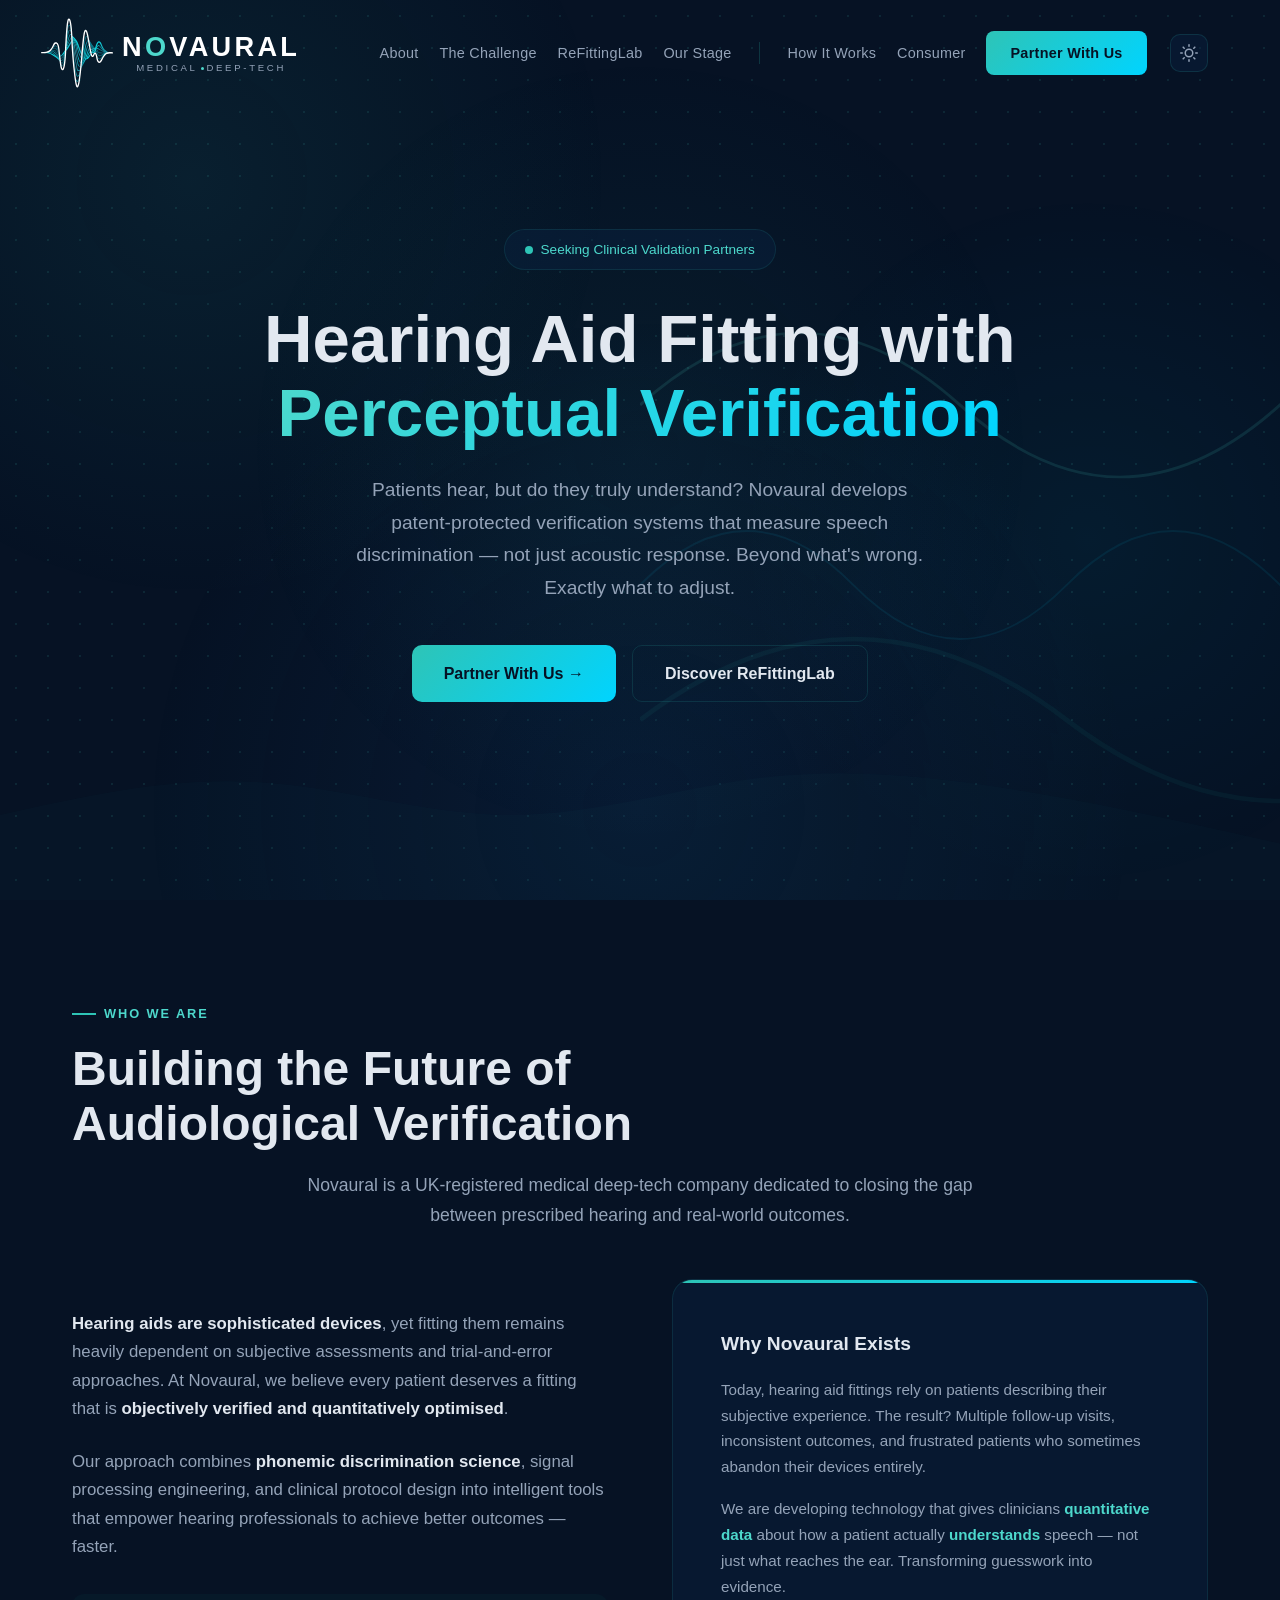
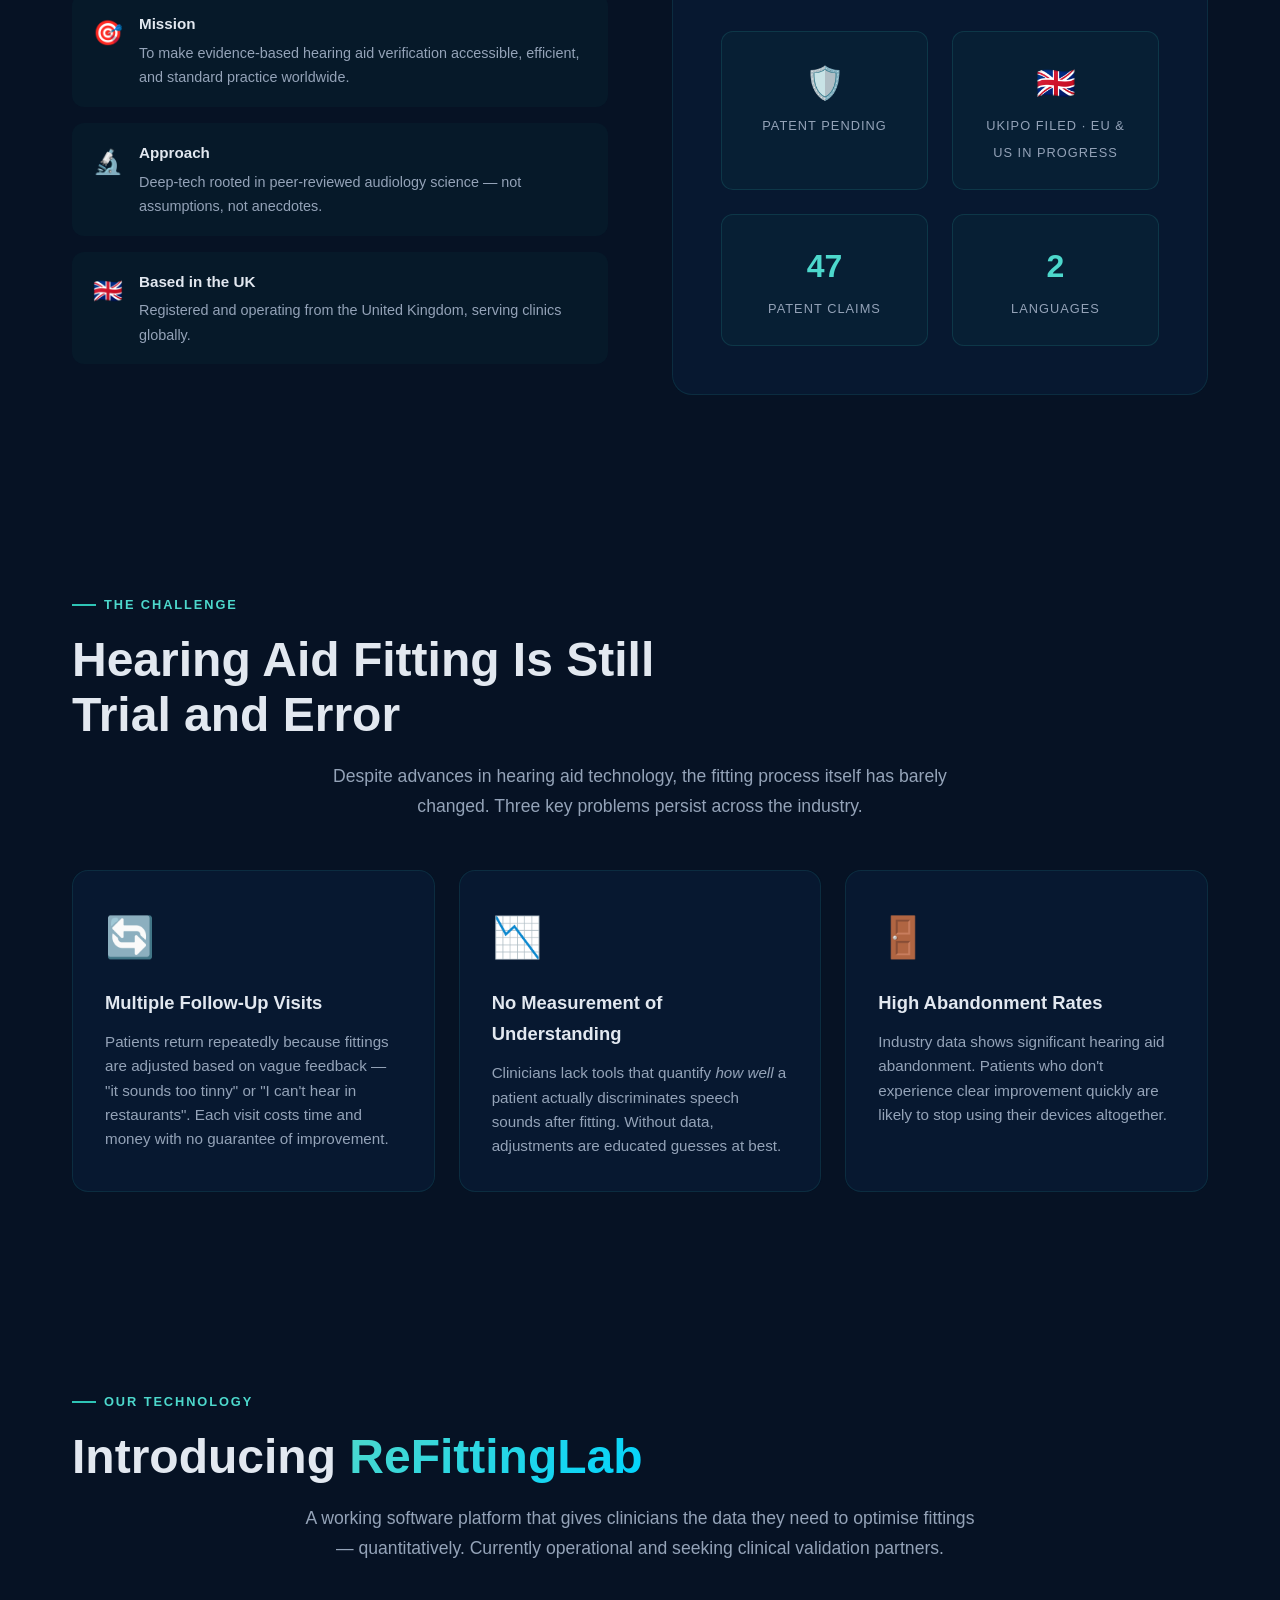
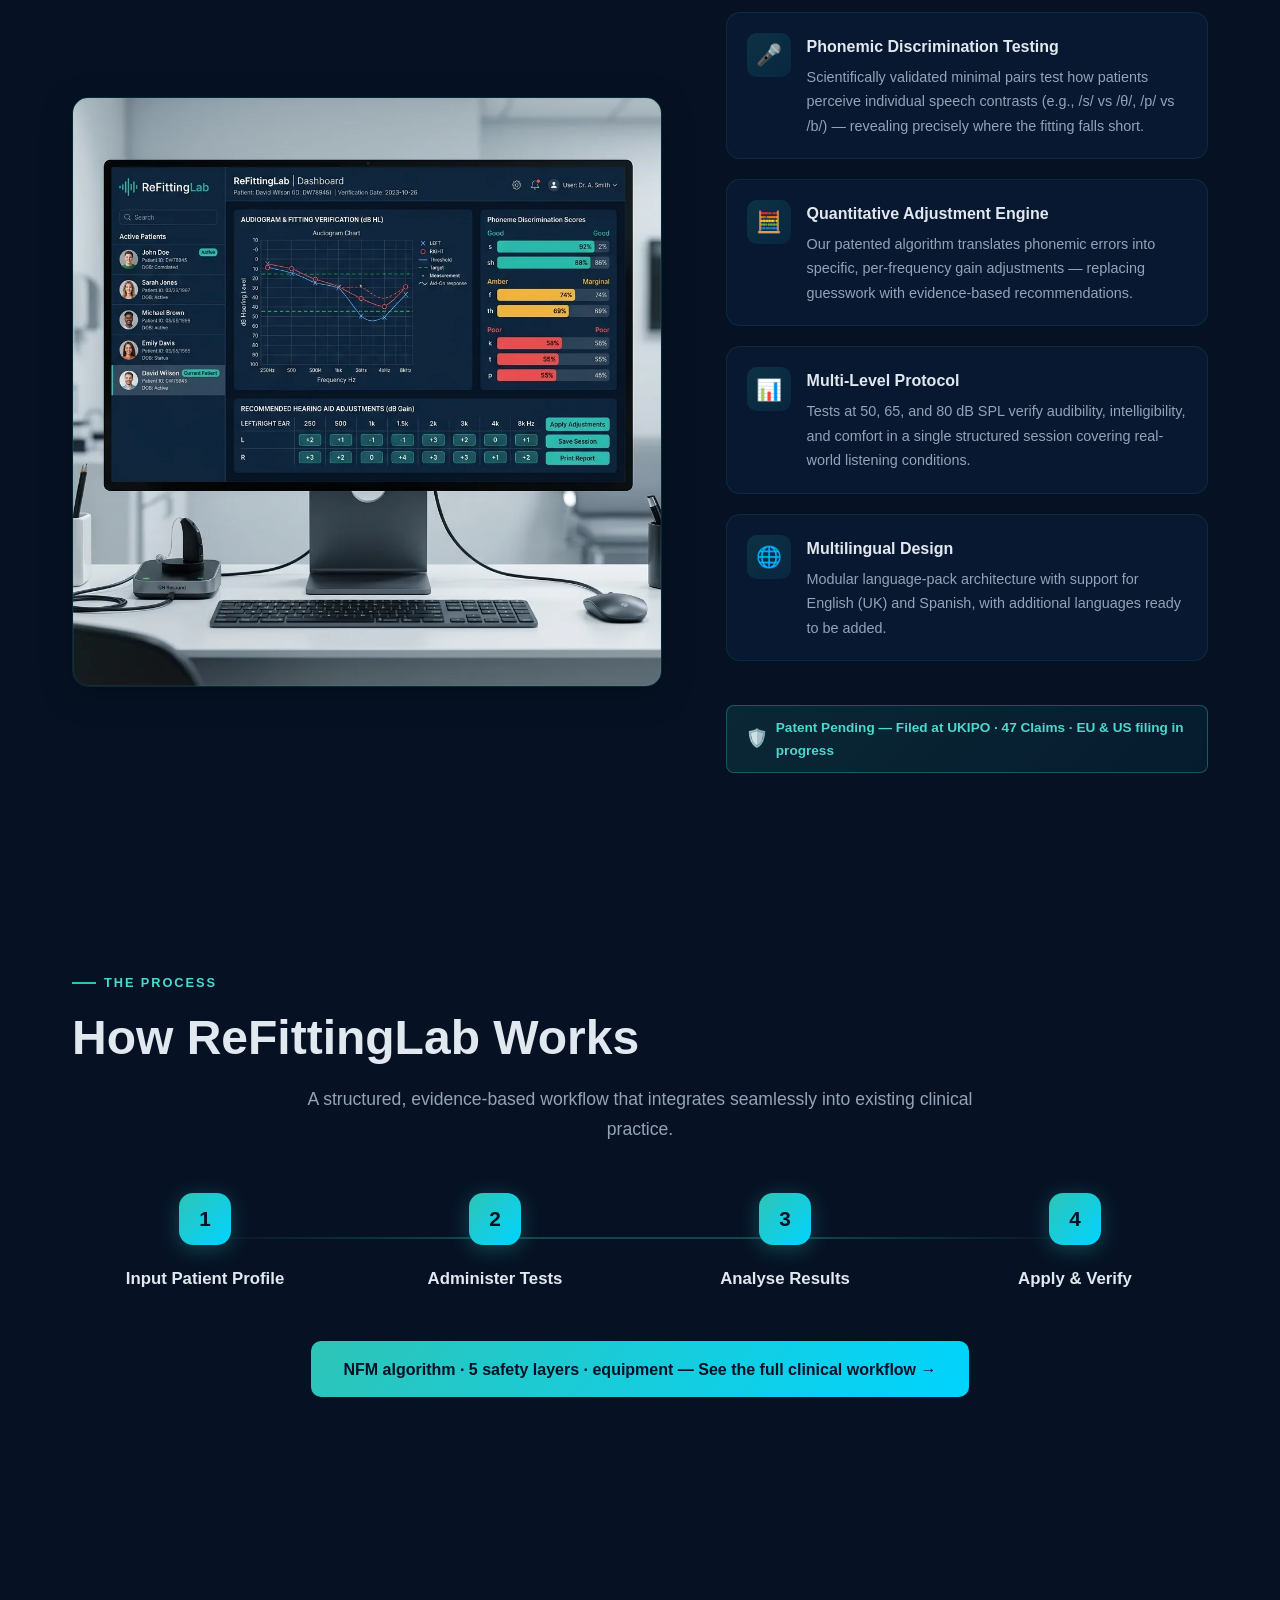
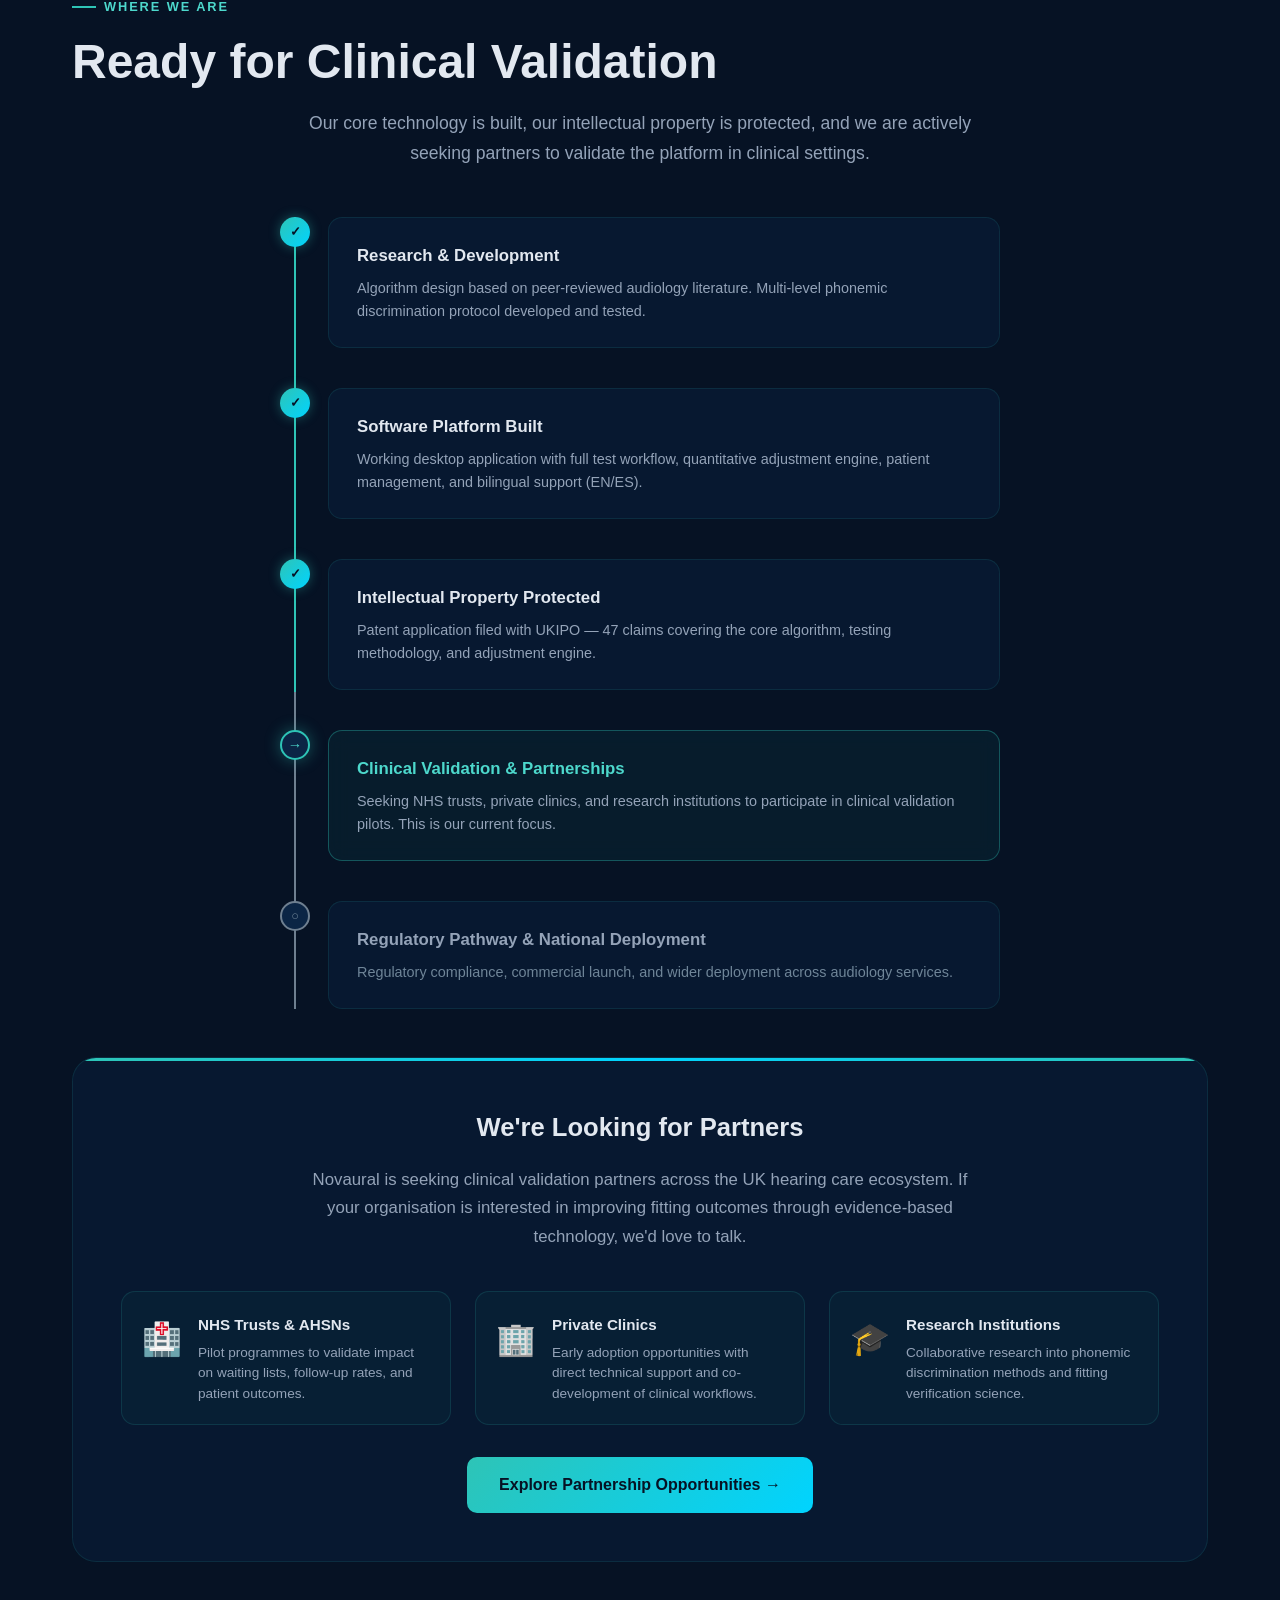
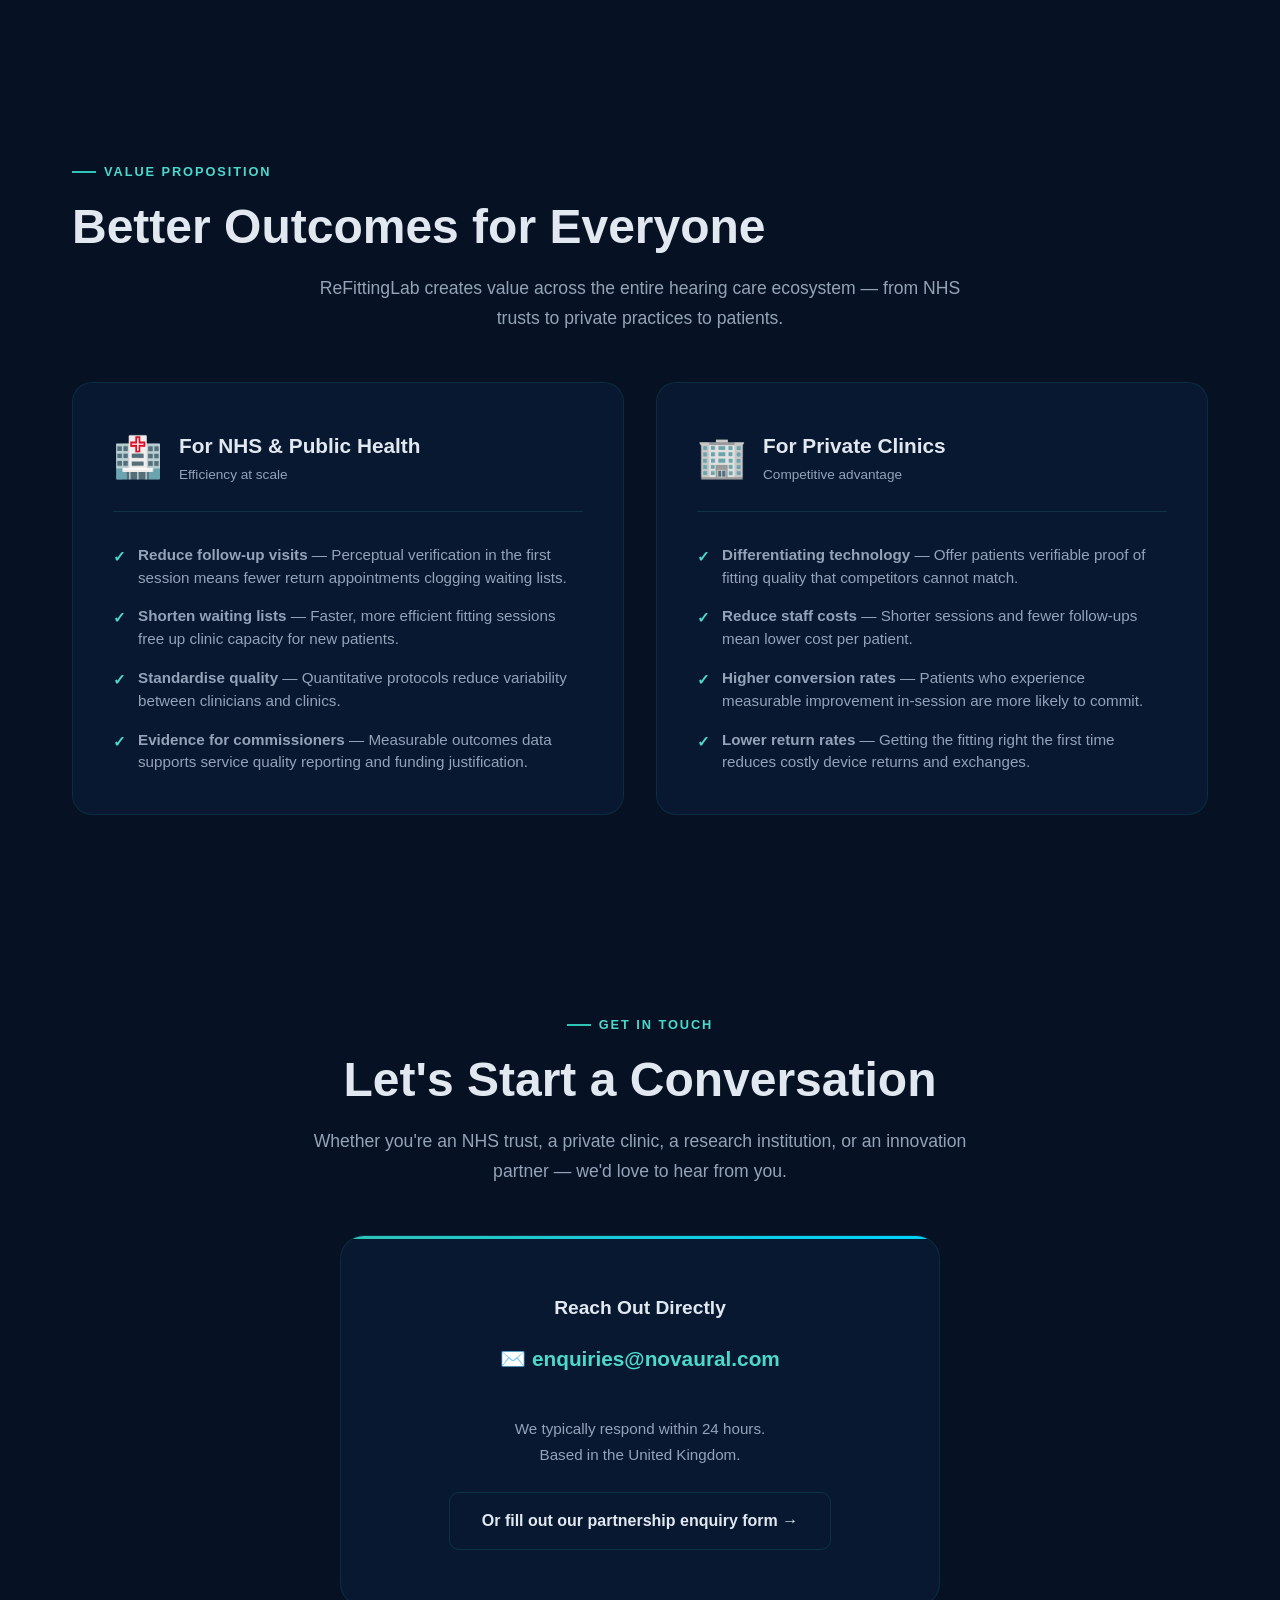
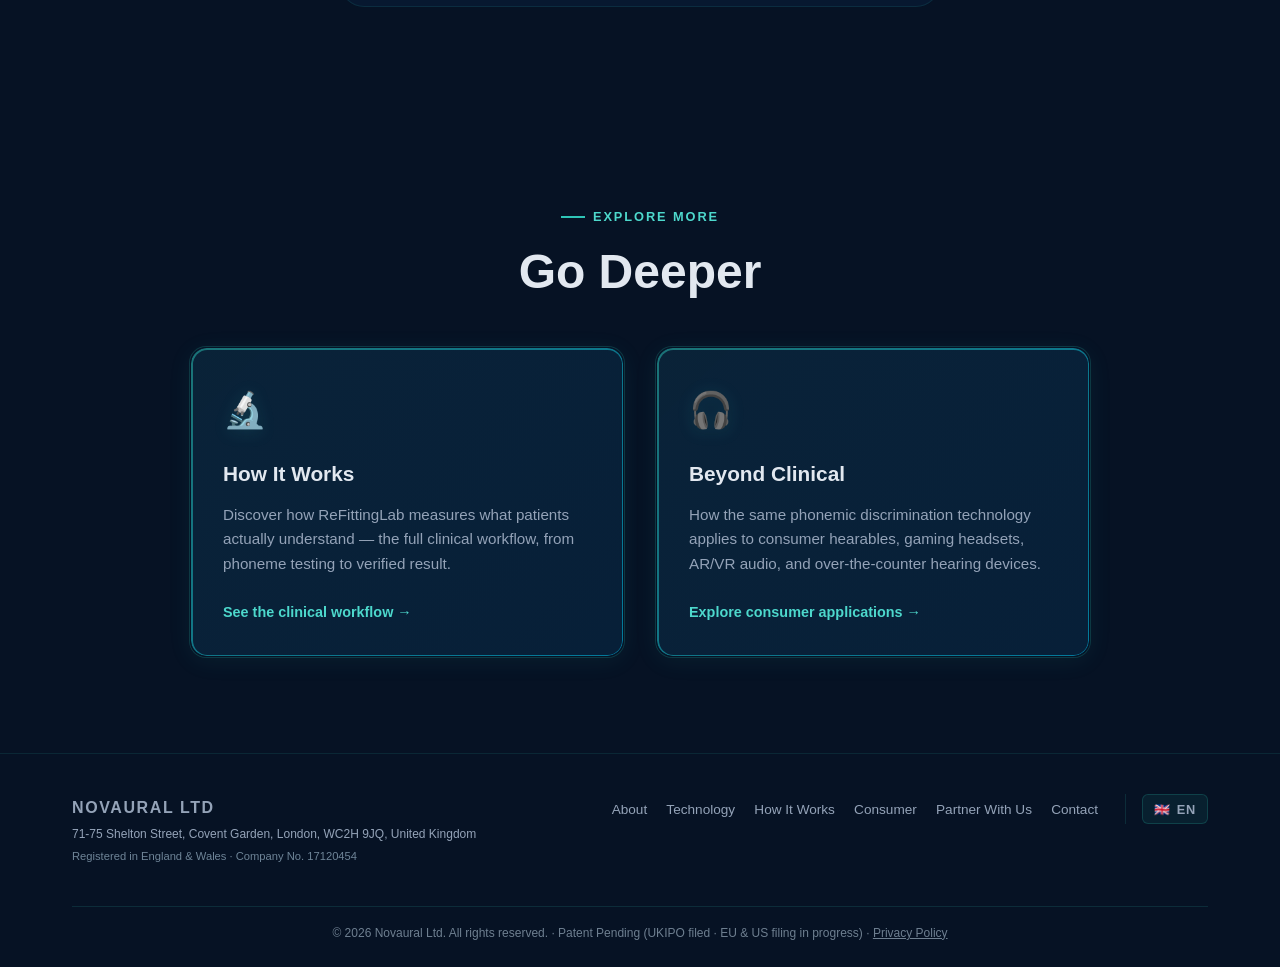
<file: index.html>
<!DOCTYPE html>
<html lang="en">
<head>
  <meta charset="UTF-8">
  <meta name="viewport" content="width=device-width, initial-scale=1.0">
  <meta http-equiv="Content-Security-Policy" content="default-src 'self'; script-src 'self' https://static.cloudflareinsights.com 'unsafe-inline'; style-src 'self' https://fonts.googleapis.com 'unsafe-inline'; font-src https://fonts.gstatic.com; img-src 'self' data:; connect-src 'self' https://formspree.io https://cloudflareinsights.com; frame-src 'none';">
  <meta name="description" content="Objective hearing aid verification software using phoneme discrimination testing. Evidence-based fitting optimisation for audiologists and hearing clinics." data-i18n-meta="meta_desc_index">
  <meta name="keywords" content="hearing aid fitting, hearing aid verification, audiology software, speech discrimination test, hearing aid optimisation, NHS audiology, audiologist tools, clinical hearing technology, hearing aid adjustment, ReFittingLab, phoneme discrimination, evidence-based fitting, hearing clinic technology">
  <meta name="robots" content="index, follow">
  <title data-i18n-meta="meta_title_index">Hearing Aid Fitting Verification Software | Novaural</title>
  <link rel="icon" type="image/svg+xml" href="logo/favicon-wave-main.svg">
  <link rel="icon" type="image/x-icon" href="favicon.ico">
    <link rel="icon" type="image/png" sizes="32x32" href="logo/favicon-32x32.png">
    <link rel="icon" type="image/png" sizes="16x16" href="logo/favicon-16x16.png">
    <link rel="apple-touch-icon" sizes="180x180" href="apple-touch-icon.png">
  <link rel="canonical" href="https://novaural.com/">
  <link rel="alternate" hreflang="en" href="https://novaural.com/">
  <link rel="alternate" hreflang="x-default" href="https://novaural.com/">
  <!-- Open Graph -->
  <meta property="og:locale" content="en_GB">
  <meta property="og:type" content="website">
  <meta property="og:title" content="Hearing Aid Fitting Verification Software | Novaural">
  <meta property="og:description" content="Objective hearing aid verification software using phoneme discrimination testing. Evidence-based fitting optimisation for audiologists and hearing clinics.">
  <meta property="og:url" content="https://novaural.com/">
  <meta property="og:image" content="https://novaural.com/assets/images/og_social_preview.png">
  <meta property="og:image:width" content="1200">
  <meta property="og:image:height" content="630">
  <meta property="og:site_name" content="Novaural">
  <!-- Twitter Card -->
  <meta name="twitter:card" content="summary_large_image">
  <meta name="twitter:title" content="Hearing Aid Fitting Verification Software | Novaural">
  <meta name="twitter:description" content="Objective hearing aid verification software using phoneme discrimination testing. Evidence-based fitting optimisation for audiologists.">
  <meta name="twitter:image" content="https://novaural.com/assets/images/og_social_preview.png">
  <!-- Structured Data -->
  <script type="application/ld+json">
  {
    "@context": "https://schema.org",
    "@graph": [
      {
        "@type": "MedicalBusiness",
        "@id": "https://novaural.com/#organization",
        "name": "Novaural Ltd",
        "url": "https://novaural.com",
        "logo": "https://novaural.com/logo/novaural_logo_dark.png",
        "image": "https://novaural.com/assets/images/og_social_preview.png",
        "description": "UK-registered medical deep-tech company developing patent-protected hearing aid fitting verification software. Novaural uses phonemic discrimination testing and quantitative gain adjustment algorithms to help audiologists objectively verify and optimise hearing aid fittings.",
        "medicalSpecialty": {
          "@type": "MedicalSpecialty",
          "name": "Otolaryngologic",
          "alternateName": "Audiology"
        },
        "knowsAbout": [
          "hearing aid fitting",
          "hearing aid verification",
          "speech audiometry",
          "phoneme discrimination testing",
          "phonemic discrimination",
          "real ear measurement",
          "speech-in-noise testing",
          "NAL-NL2 prescriptive formula",
          "DSLv5 prescriptive formula",
          "audiogram interpretation",
          "hearing aid gain adjustment",
          "sensorineural hearing loss",
          "frequency-specific amplification",
          "minimal pairs testing",
          "clinical audiology protocols"
        ],
        "address": {
          "@type": "PostalAddress",
          "streetAddress": "71-75 Shelton Street, Covent Garden",
          "addressLocality": "London",
          "postalCode": "WC2H 9JQ",
          "addressCountry": "GB"
        },
        "email": "enquiries@novaural.com",
        "foundingLocation": "London, United Kingdom",
        "areaServed": {
          "@type": "GeoCircle",
          "geoMidpoint": {
            "@type": "GeoCoordinates",
            "latitude": "51.5074",
            "longitude": "-0.1278"
          },
          "description": "United Kingdom and international"
        },
        "sameAs": [],
        "makesOffer": {
          "@type": "Offer",
          "itemOffered": { "@id": "https://novaural.com/#refittinglab" }
        },
        "hasOfferCatalog": {
          "@type": "OfferCatalog",
          "name": "Audiology Verification Solutions",
          "itemListElement": [
            {
              "@type": "OfferCatalog",
              "name": "Clinical Software",
              "itemListElement": [
                {
                  "@type": "Offer",
                  "itemOffered": { "@id": "https://novaural.com/#refittinglab" }
                }
              ]
            }
          ]
        }
      },
      {
        "@type": "SoftwareApplication",
        "@id": "https://novaural.com/#refittinglab",
        "name": "ReFittingLab",
        "applicationCategory": "MedicalApplication",
        "applicationSubCategory": "Audiology Verification Software",
        "operatingSystem": "Windows, macOS",
        "description": "Clinical hearing aid verification software using objective phonemic discrimination testing with 5-layer safety validation, per-band gain adjustment, and multi-level testing at 50/65/80 dB SPL. Designed for audiologists to quantitatively verify and optimise hearing aid fittings.",
        "featureList": "Phoneme discrimination testing, Per-band gain adjustment, 5-layer clinical safety validation, Speech-in-noise verification, Multi-level testing (50/65/80 dB SPL), NAL-NL2 and DSLv5 compatibility, Clinical documentation and audit trail, Bilingual support (EN/ES), Audiogram integration, Patient management",
        "releaseNotes": "Patent pending — 47 claims filed at UKIPO, EU and US filing in progress",
        "creator": { "@id": "https://novaural.com/#organization" },
        "offers": {
          "@type": "Offer",
          "availability": "https://schema.org/PreOrder",
          "description": "Seeking clinical validation partners — early access available"
        }
      },
      {
        "@type": "MedicalCondition",
        "@id": "https://novaural.com/#hearing-loss",
        "name": "Hearing Loss",
        "alternateName": ["Sensorineural Hearing Loss", "Hearing Impairment", "Presbycusis"],
        "description": "A reduction in the ability to perceive sounds, often affecting specific frequency ranges. Sensorineural hearing loss is the most common type, typically caused by damage to the inner ear or auditory nerve, and is the primary condition addressed by hearing aid fitting and verification.",
        "associatedAnatomy": {
          "@type": "AnatomicalStructure",
          "name": "Inner ear (cochlea)"
        },
        "relevantSpecialty": {
          "@type": "MedicalSpecialty",
          "name": "Otolaryngologic"
        },
        "possibleTreatment": [
          {
            "@type": "MedicalTherapy",
            "name": "Hearing Aid Fitting",
            "description": "The clinical process of selecting, programming, and verifying hearing aids to compensate for measured hearing loss using prescriptive formulas such as NAL-NL2 or DSLv5."
          }
        ],
        "signOrSymptom": [
          {
            "@type": "MedicalSignOrSymptom",
            "name": "Difficulty understanding speech",
            "description": "Reduced ability to discriminate speech sounds, particularly in noisy environments or at specific frequencies."
          },
          {
            "@type": "MedicalSignOrSymptom",
            "name": "Listening fatigue",
            "description": "Increased cognitive effort required to process speech due to frequency-specific hearing deficits."
          }
        ]
      },
      {
        "@type": "DiagnosticProcedure",
        "@id": "https://novaural.com/#phonemic-discrimination-test",
        "name": "Phonemic Discrimination Testing",
        "alternateName": ["Minimal Pairs Testing", "Speech Discrimination Test", "Phoneme Discrimination Assessment"],
        "description": "A scientifically validated audiological test procedure that evaluates a patient's ability to discriminate between similar speech sounds (minimal pairs such as /s/ vs /θ/, /p/ vs /b/) at multiple presentation levels (50, 65, and 80 dB SPL). Results are mapped to specific frequency bands to identify where hearing aid gain adjustments are needed.",
        "procedureType": "https://schema.org/DiagnosticProcedure",
        "howPerformed": "The patient listens to pairs of speech sounds presented at calibrated levels through speakers or headphones. Their discrimination accuracy is measured per phoneme contrast, and errors are mapped to frequency bands using acoustic-phonetic feature analysis.",
        "relevantSpecialty": {
          "@type": "MedicalSpecialty",
          "name": "Otolaryngologic"
        },
        "usedToDiagnose": { "@id": "https://novaural.com/#hearing-loss" },
        "usesDevice": {
          "@type": "MedicalDevice",
          "name": "Hearing Aid",
          "description": "An electroacoustic medical device worn in or behind the ear to amplify and process sound for individuals with hearing loss.",
          "relevantSpecialty": {
            "@type": "MedicalSpecialty",
            "name": "Otolaryngologic"
          }
        }
      },
      {
        "@type": "Service",
        "@id": "https://novaural.com/#hearing-aid-verification-service",
        "name": "Hearing Aid Fitting Verification for Audiologists",
        "alternateName": ["Audiology Verification Service", "Hearing Aid Optimisation Service"],
        "description": "Professional hearing aid fitting verification service using objective phoneme discrimination testing. Designed for audiologists, hearing aid dispensers, and audiology clinics to quantitatively verify and optimise hearing aid fittings — reducing follow-up visits and improving patient outcomes.",
        "provider": { "@id": "https://novaural.com/#organization" },
        "serviceType": "Audiology Software",
        "category": "Hearing Aid Technology",
        "audience": {
          "@type": "Audience",
          "audienceType": "Audiologists and hearing care professionals",
          "name": "Audiologists",
          "description": "Audiologists, hearing aid dispensers, ENT specialists, NHS audiology departments, private hearing clinics, and audiology researchers"
        },
        "areaServed": "United Kingdom and international",
        "hasOfferCatalog": {
          "@type": "OfferCatalog",
          "name": "Audiology Software Solutions",
          "itemListElement": [
            {
              "@type": "Offer",
              "itemOffered": { "@id": "https://novaural.com/#refittinglab" }
            }
          ]
        }
      },
      {
        "@type": "Product",
        "@id": "https://novaural.com/#refittinglab-product",
        "name": "ReFittingLab — Audiology Verification Software",
        "description": "Audiology software for hearing aid fitting verification. ReFittingLab uses phoneme discrimination testing to give audiologists objective, quantitative data on how patients perceive speech sounds — enabling evidence-based hearing aid adjustments instead of trial and error.",
        "brand": {
          "@type": "Brand",
          "name": "Novaural"
        },
        "category": "Audiology Software",
        "audience": {
          "@type": "Audience",
          "audienceType": "Audiologists",
          "name": "Hearing care professionals"
        },
        "isRelatedTo": [
          {
            "@type": "Thing",
            "name": "Hearing Aids",
            "description": "All hearing aid brands and models with adjustable per-frequency gain channels"
          },
          {
            "@type": "Thing",
            "name": "Audiology",
            "description": "The branch of science and medicine concerned with hearing, balance, and related disorders"
          },
          {
            "@type": "Thing",
            "name": "Speech Audiometry",
            "description": "Clinical measurement of a person's ability to recognise and discriminate speech sounds"
          }
        ]
      },
      {
        "@type": "DefinedTerm",
        "name": "Audiology",
        "description": "The branch of science and medicine concerned with the study of hearing, balance, and related disorders. Audiologists diagnose, manage, and treat hearing loss using hearing aids, cochlear implants, and other assistive devices.",
        "inDefinedTermSet": {
          "@type": "DefinedTermSet",
          "name": "Medical Specialties"
        }
      },
      {
        "@type": "DefinedTerm",
        "name": "Audiologist",
        "description": "A healthcare professional specialising in identifying, diagnosing, and treating hearing and balance disorders. Audiologists prescribe and fit hearing aids, perform hearing tests, and provide aural rehabilitation.",
        "inDefinedTermSet": {
          "@type": "DefinedTermSet",
          "name": "Healthcare Professions"
        }
      },
      {
        "@type": "DefinedTerm",
        "name": "Hearing Aid",
        "alternateName": ["Hearing Aids", "Hearing Instrument"],
        "description": "An electronic device worn in or behind the ear that amplifies sound for people with hearing loss. Modern hearing aids use digital signal processing with multiple frequency channels to selectively amplify specific frequency bands based on the individual's audiogram.",
        "inDefinedTermSet": {
          "@type": "DefinedTermSet",
          "name": "Audiology Devices"
        }
      },
      {
        "@type": "DefinedTerm",
        "name": "Hearing Test",
        "alternateName": ["Hearing Assessment", "Audiometric Test", "Pure Tone Audiometry"],
        "description": "A clinical evaluation of a person's ability to hear sounds at different frequencies and volumes. Hearing tests are performed by audiologists to diagnose hearing loss and determine the appropriate hearing aid prescription.",
        "inDefinedTermSet": {
          "@type": "DefinedTermSet",
          "name": "Audiology Procedures"
        }
      }
    ]
  }
  </script>
  <!-- Google Fonts: async load (non-render-blocking for LCP) -->
  <link rel="preconnect" href="https://fonts.googleapis.com">
  <link rel="preconnect" href="https://fonts.gstatic.com" crossorigin>
  <link rel="preload" as="style" href="https://fonts.googleapis.com/css2?family=Inter:wght@400;600&display=swap">
  <link rel="stylesheet" href="https://fonts.googleapis.com/css2?family=Inter:wght@400;500;600;700;800&display=swap" media="print" onload="this.media='all'">
  <link rel="stylesheet" href="https://fonts.googleapis.com/css2?family=Montserrat:wght@500;600;700;800&display=swap" media="print" onload="this.media='all'">
  <noscript>
    <link rel="stylesheet" href="https://fonts.googleapis.com/css2?family=Inter:wght@400;500;600;700;800&display=swap">
    <link rel="stylesheet" href="https://fonts.googleapis.com/css2?family=Montserrat:wght@500;600;700;800&display=swap">
  </noscript>
  <!-- No-JS fallback: make all animated elements visible when JS is disabled -->

<!-- [CRITICAL-CSS-START] -->
  <!-- Critical CSS (above-the-fold) - inlined for instant FCP -->
  <style>:root{--navy-900:#061224;--navy-800:#0B2545;--teal-500:#2EC4B6;--teal-400:#4DD8CC;--cyan-accent:#00D4FF;--white:#FFFFFF;--gray-300:#CBD5E1;--gray-400:#94A3B8;--gray-500:#6F8598;--gray-600:#6E7F90;--text-primary:#E2E8F0;--text-secondary:#94A3B8;--text-accent:var(--teal-400);--text-on-teal:var(--navy-900);--text-muted:var(--gray-600);--text-logo:var(--white);--text-logo-sub:var(--gray-400);--bg-primary:var(--navy-900);--bg-navbar:rgba(6,18,36,0.92);--bg-navbar-mobile:rgba(6,18,36,0.98);--bg-teal-subtle:rgba(46,196,182,0.04);--bg-teal-light:rgba(46,196,182,0.08);--bg-teal-medium:rgba(46,196,182,0.15);--border-subtle:rgba(46,196,182,0.15);--border-glow:rgba(46,196,182,0.35);--border-teal-soft:rgba(46,196,182,0.1);--border-teal-med:rgba(46,196,182,0.2);--border-teal-strong:rgba(46,196,182,0.25);--glass-bg:rgba(11,37,69,0.4);--glass-border:rgba(46,196,182,0.12);--glass-shadow:0 8px 32px rgba(0,0,0,0.3);--shadow-card:rgba(0,0,0,0.2);--shadow-overlay:rgba(0,0,0,0.4);--glow-teal:rgba(46,196,182,0.4);--glow-teal-med:rgba(46,196,182,0.3);--glow-teal-subtle:rgba(46,196,182,0.15);--glow-teal-faint:rgba(46,196,182,0.08);--glow-teal-micro:rgba(46,196,182,0.06);--glow-teal400:rgba(77,216,204,0.5);--glow-teal400-soft:rgba(77,216,204,0.3);--glow-teal400-faint:rgba(77,216,204,0.2);--dot-grid-color:rgba(77,216,204,0.10);--orb-teal:rgba(46,196,182,0.08);--orb-cyan:rgba(0,212,255,0.05);--orb-navy:rgba(15,52,96,0.25);--section-padding:6rem 0;--container-max:1200px;--font-family:'Inter',-apple-system,BlinkMacSystemFont,sans-serif;}[data-theme="light"]{--text-primary:#1E293B;--text-secondary:#475569;--text-accent:#0F766E;--text-on-teal:#FFFFFF;--text-muted:#94A3B8;--text-logo:#1E293B;--text-logo-sub:#64748B;--bg-primary:#EFF3F8;--bg-navbar:rgba(241,245,250,0.95);--bg-navbar-mobile:rgba(241,245,250,0.98);--bg-teal-subtle:rgba(15,118,110,0.04);--bg-teal-light:rgba(15,118,110,0.07);--bg-teal-medium:rgba(15,118,110,0.12);--border-subtle:rgba(15,118,110,0.18);--border-glow:rgba(15,118,110,0.35);--border-teal-soft:rgba(15,118,110,0.12);--border-teal-med:rgba(15,118,110,0.22);--border-teal-strong:rgba(15,118,110,0.28);--glass-bg:rgba(255,255,255,0.75);--glass-border:rgba(15,118,110,0.15);--glass-shadow:0 4px 24px rgba(15,23,42,0.08),0 1px 3px rgba(15,23,42,0.06);--shadow-card:0 2px 12px rgba(15,23,42,0.07),0 1px 3px rgba(15,23,42,0.05);--shadow-overlay:rgba(15,23,42,0.15);--glow-teal:rgba(15,118,110,0.22);--glow-teal-med:rgba(15,118,110,0.16);--glow-teal-subtle:rgba(15,118,110,0.10);--glow-teal-faint:rgba(15,118,110,0.06);--glow-teal-micro:rgba(15,118,110,0.04);--glow-teal400:rgba(15,118,110,0.30);--glow-teal400-soft:rgba(15,118,110,0.18);--glow-teal400-faint:rgba(15,118,110,0.12);--dot-grid-color:rgba(15,118,110,0.06);--orb-teal:rgba(15,118,110,0.05);--orb-cyan:rgba(0,180,216,0.04);--orb-navy:rgba(203,213,225,0.5);--navy-900:#1E293B;--navy-800:#FFFFFF;--gray-400:#64748B;--gray-500:#475569;--gray-600:#5B6B80;--white:#1E293B;--teal-500:#0F766E;--teal-400:#0D9488;--cyan-accent:#0891B2;}.no-transitions,.no-transitions *{transition:none !important;}*,*::before,*::after{margin:0;padding:0;box-sizing:border-box;}html{scroll-behavior:smooth;font-size:16px;-webkit-text-size-adjust:100%;text-size-adjust:100%;overflow-x:hidden;}body{font-family:var(--font-family);background:var(--bg-primary);color:var(--text-primary);line-height:1.7;overflow-x:hidden;overflow-wrap:break-word;-webkit-font-smoothing:antialiased;}body::before{content:'';position:fixed;top:0;left:0;width:100%;height:100%;background-image:radial-gradient(circle,var(--dot-grid-color) 1px,transparent 1px);background-size:32px 32px;z-index:-2;pointer-events:none;}body::after{content:'';position:fixed;top:0;left:0;width:100%;height:100%;background:radial-gradient(ellipse 600px 600px at 15% 20%,var(--orb-teal) 0%,transparent 70%),radial-gradient(ellipse 500px 500px at 85% 60%,var(--orb-cyan) 0%,transparent 70%),radial-gradient(ellipse 700px 700px at 50% 90%,var(--orb-navy) 0%,transparent 70%);z-index:-1;pointer-events:none;}[data-theme="light"] body::before{background-image:linear-gradient(rgba(15,118,110,0.04) 1px,transparent 1px),linear-gradient(90deg,rgba(15,118,110,0.04) 1px,transparent 1px);background-size:40px 40px;}.container{max-width:var(--container-max);margin:0 auto;padding:0 2rem;}.navbar{position:fixed;top:0;left:0;width:100%;z-index:1000;padding:1rem 0;transition:background-color 0.4s ease,padding 0.4s ease,backdrop-filter 0.4s ease;backdrop-filter:blur(0px);}.navbar.scrolled{background:var(--bg-navbar);backdrop-filter:blur(20px);border-bottom:1px solid var(--glass-border);padding:0.6rem 0;}.nav-content{display:flex;align-items:center;justify-content:space-between;max-width:var(--container-max);margin:0 auto;padding:0 2rem 0 0;}.nav-logo{display:flex;align-items:center;gap:0.5rem;text-decoration:none;color:var(--white);margin-right:4rem;}.nav-logo img{height:74px;width:auto;transition:transform 0.4s ease,filter 0.4s ease;}.nav-logo-svg{height:74px;width:auto;color:var(--text-logo);transition:transform 0.4s ease,filter 0.4s ease,color 0.3s ease;will-change:transform,filter;}.nav-logo-text{display:flex;flex-direction:column;line-height:1;}.nav-logo-brand{font-family:'Montserrat',sans-serif;font-size:1.7rem;font-weight:700;letter-spacing:0.12em;color:var(--text-logo);display:flex;align-items:center;}.nav-logo-brand .logo-o{color:var(--teal-400);display:inline-block;}.nav-logo-sub{font-family:'Montserrat',sans-serif;font-size:0.6rem;font-weight:500;letter-spacing:0.28em;color:var(--text-logo-sub);margin-top:3px;text-align:center;}.nav-logo-sub .sub-dot{display:inline-block;width:3px;height:3px;border-radius:50%;background:var(--teal-400);vertical-align:middle;margin:0 0.3em;}.nav-links{display:flex;list-style:none;gap:1.3rem;align-items:center;}.nav-links a{color:var(--text-secondary);text-decoration:none;font-size:0.9rem;font-weight:500;letter-spacing:0.02em;position:relative;display:inline-block;}.nav-links a::after{content:'';position:absolute;bottom:-4px;left:0;width:0;height:2px;background:var(--teal-500);}.nav-links .nav-cta{background:linear-gradient(135deg,var(--teal-500),var(--cyan-accent));color:var(--text-on-teal);padding:0.6rem 1.5rem;border-radius:8px;font-weight:600;white-space:nowrap;}.nav-links .nav-cta::after{display:none;}.nav-toggle{display:none;flex-direction:column;align-items:center;justify-content:center;gap:5px;cursor:pointer;background:none;border:none;padding:4px;min-width:44px;min-height:44px;}.nav-toggle span{display:block;width:24px;height:2px;background:var(--text-primary);border-radius:2px;}.lang-selector-container{display:flex;align-items:center;margin-left:0.5rem;padding-left:1rem;border-left:1px solid var(--border-subtle);}.scroll-progress{position:absolute;top:100%;left:0;height:3px;background:linear-gradient(90deg,var(--teal-400),var(--cyan-accent));width:0%;z-index:1;pointer-events:none;}.hero{min-height:100vh;min-height:100dvh;display:flex;align-items:center;justify-content:center;text-align:center;position:relative;padding:8rem 2rem 6rem;overflow:hidden;}.hero::before{content:'';position:absolute;top:50%;left:50%;width:800px;height:800px;transform:translate(-50%,-50%);background:radial-gradient(circle,var(--glow-teal-micro) 0%,transparent 70%);animation:heroGlow 8s ease-in-out infinite;pointer-events:none;}.hero-waveforms{position:absolute;top:0;left:0;width:100%;height:100%;pointer-events:none;overflow:hidden;}.waveform{position:absolute;width:200%;height:40%;}.waveform-1{top:25%;animation:waveScroll 18s linear infinite;}.waveform-2{top:45%;animation:waveScroll 14s linear infinite reverse;}.waveform-3{top:60%;animation:waveScroll 22s linear infinite;}.hero-content{max-width:800px;z-index:1;will-change:transform,opacity;}.hero-badge{display:inline-flex;align-items:center;gap:0.5rem;background:var(--glass-bg);border:1px solid var(--glass-border);border-radius:50px;padding:0.5rem 1.25rem;font-size:0.85rem;color:var(--teal-400);margin-bottom:2rem;backdrop-filter:blur(10px);animation:fadeInUp 0.8s ease;}.hero-badge .dot{width:8px;height:8px;background:var(--teal-500);border-radius:50%;animation:pulse-dot 2s infinite;}.hero h1{font-size:clamp(2.5rem,6vw,4.2rem);font-weight:800;line-height:1.1;margin-bottom:1.5rem;animation:heroSlideUp 0.6s ease both;}.hero h1 .gradient-text{background:linear-gradient(135deg,var(--teal-400),var(--cyan-accent));-webkit-background-clip:text;-webkit-text-fill-color:transparent;background-clip:text;}.gradient-text{background:linear-gradient(135deg,var(--teal-400),var(--cyan-accent));-webkit-background-clip:text;-webkit-text-fill-color:transparent;background-clip:text;}.hero-subtitle{font-size:1.2rem;color:var(--text-secondary);margin-bottom:2.5rem;max-width:600px;margin-left:auto;margin-right:auto;animation:fadeInUp 0.8s ease 0.2s both;}.hero-cta{display:flex;gap:1rem;justify-content:center;flex-wrap:wrap;animation:fadeInUp 0.8s ease 0.3s both;}.hero-wave{position:absolute;bottom:0;left:0;width:100%;opacity:0.08;}.btn-primary{display:inline-flex;align-items:center;gap:0.5rem;background:linear-gradient(135deg,var(--teal-500),var(--cyan-accent));color:var(--text-on-teal);padding:0.9rem 2rem;border-radius:10px;text-decoration:none;font-weight:700;font-size:1rem;border:none;cursor:pointer;}.btn-secondary{display:inline-flex;align-items:center;gap:0.5rem;background:transparent;color:var(--text-primary);padding:0.9rem 2rem;border-radius:10px;text-decoration:none;font-weight:600;font-size:1rem;border:1px solid var(--border-subtle);}section{padding:var(--section-padding);}.section-label{display:inline-flex;align-items:center;gap:0.5rem;font-size:0.8rem;font-weight:600;color:var(--teal-400);text-transform:uppercase;letter-spacing:0.15em;margin-bottom:1rem;}.section-label::before{content:'';width:24px;height:2px;background:var(--teal-500);}.section-title{font-size:clamp(2rem,4vw,3rem);font-weight:800;line-height:1.15;margin-bottom:1.25rem;}.section-subtitle{font-size:1.1rem;color:var(--text-secondary);max-width:680px;line-height:1.7;}.collab-hero{padding-top:10rem;padding-bottom:4rem;text-align:center;}.skip-link{position:absolute;top:-100%;left:0;z-index:10000;padding:0.8rem 1.5rem;background:var(--teal-400);color:var(--navy-900);font-weight:600;font-size:0.95rem;text-decoration:none;border-radius:0 0 8px 0;transition:top 0.15s ease;}.skip-link:focus{top:0;}@keyframes fadeInUp{from{opacity:0;transform:translateY(30px);}to{opacity:1;transform:translateY(0);}}@keyframes pulse-dot{0%,100%{opacity:1;}50%{opacity:0.4;}}@keyframes heroGlow{0%,100%{opacity:0.4;transform:translate(-50%,-50%) scale(1);}50%{opacity:1;transform:translate(-50%,-50%) scale(1.3);}}@keyframes waveScroll{0%{transform:translateX(0);}100%{transform:translateX(-50%);}}@keyframes heroSlideUp{from{transform:translateY(20px);}to{transform:translateY(0);}}.fade-in{opacity:0;transform:translateY(40px);}@media (max-width:1200px){.nav-links{gap:1rem;}.nav-links a{font-size:0.82rem;}.nav-cta{padding:0.5rem 1rem;font-size:0.82rem;}.nav-logo-brand{font-size:1.4rem;}.nav-logo-sub{font-size:0.5rem;}.nav-logo img{height:40px;}.nav-logo{margin-right:1rem;}}@media (max-width:1024px){.nav-links{gap:0.6rem;}.nav-links a{font-size:0.78rem;}.nav-cta{padding:0.45rem 0.8rem;font-size:0.78rem;}.nav-logo-brand{font-size:1.2rem;}.nav-logo-sub{font-size:0.45rem;}.nav-logo img{height:34px;}.nav-logo{margin-right:0.5rem;}}@media (max-width:900px){:root{--section-padding:4rem 0;}.nav-links{display:none;position:fixed;top:0;left:0;width:100%;height:100vh;height:100dvh;background:var(--bg-navbar-mobile);flex-direction:column;justify-content:center;gap:2rem;backdrop-filter:blur(20px);}.nav-links.active{display:flex;}.nav-links a{font-size:1.2rem;}.nav-toggle{display:flex;z-index:1001;}.hero{padding:7rem 1.5rem 4rem;}.collab-hero{padding-top:8rem;}}@media (max-width:480px){.hero h1{font-size:2rem;}.hero-subtitle{font-size:1rem;}.section-title{font-size:1.8rem;}}</style>
  <!-- Full CSS - async load (non-render-blocking) -->
  <link rel="preload" href="css/style.css" as="style" onload="this.rel='stylesheet'">
  <link rel="preload" href="css/animations.css" as="style" onload="this.rel='stylesheet'">
  <noscript>
    <link rel="stylesheet" href="css/style.css">
    <link rel="stylesheet" href="css/animations.css">
  </noscript>
<!-- [CRITICAL-CSS-END] -->
                                    <noscript><style>
    .fade-in,.fade-in-left,.fade-in-right,.slide-up,.slide-left,.slide-right,
    .scale-in,.glow-in,.draw-border,.pipe-node,.pipe-arrow,.safety-card,
    .algo-feature,.compat-card,.about-card,.outcome-col,.why-card,.detail-step,
    .compare-col,.gap-callout,.freq-bar,.wf-step{opacity:1!important;transform:none!important}
  </style></noscript>
</head>
<body>

  <a href="#main-content" class="skip-link" data-i18n="skip_to_main">Skip to main content</a>

  <!-- ============================================= -->
  <!-- NAVIGATION                                    -->
  <!-- ============================================= -->
  <nav class="navbar" id="navbar" aria-label="Main navigation">
    <div class="nav-content">
      <a href="index.html" class="nav-logo">
        <img src="logo/novaural_wave_icon.svg" alt="Novaural hearing aid verification technology" width="40" height="40">
        <div class="nav-logo-text">
          <span class="nav-logo-brand">N<span class="logo-o">O</span>VAURAL</span>
          <span class="nav-logo-sub">MEDICAL<span class="sub-dot"></span>DEEP-TECH</span>
        </div>
      </a>
      <ul class="nav-links" id="navLinks">
        <li><a href="#about" data-i18n="nav_about">About</a></li>
        <li><a href="#challenge" data-i18n="nav_challenge">The Challenge</a></li>
        <li><a href="#product" data-i18n="nav_refittinglab">ReFittingLab</a></li>
        <li><a href="#stage" data-i18n="nav_our_stage">Our Stage</a></li>
        <li class="nav-separator" aria-hidden="true"></li>
        <li><a href="how-it-works.html" data-i18n="nav_how_it_works">How It Works</a></li>
        <li><a href="beyond-clinical.html" data-i18n="nav_consumer">Consumer</a></li>
        <li><a href="collaborate.html" class="nav-cta" data-i18n="nav_partner">Partner With Us</a></li>
      </ul>
      <button class="nav-toggle" id="navToggle" aria-label="Toggle menu" aria-expanded="false">
        <span></span>
        <span></span>
        <span></span>
      </button>
    </div>
    <div class="scroll-progress" id="scrollProgress"></div>
  </nav>

  <main id="main-content">

  <!-- ============================================= -->
  <!-- HERO                                          -->
  <!-- ============================================= -->
  <section class="hero" id="hero">
    <div class="hero-content">
      <div class="hero-badge">
        <span class="dot"></span>
        <span data-i18n="hero_badge">Seeking Clinical Validation Partners</span>
      </div>
      <h1>
        <span data-i18n="hero_title_1">Hearing Aid Fitting with</span><br>
        <span data-i18n="hero_title_2"></span><span class="gradient-text" data-i18n="hero_title_gradient">Perceptual Verification</span>
      </h1>
      <p class="hero-subtitle" data-i18n="hero_subtitle">
        Patients hear, but do they truly understand? Novaural develops patent-protected verification systems that measure speech discrimination — not just acoustic response. Beyond what's wrong. Exactly what to adjust.
      </p>
      <div class="hero-cta">
        <a href="collaborate.html" class="btn-primary" data-i18n="hero_btn_partner">
          Partner With Us →
        </a>
        <a href="#product" class="btn-secondary" data-i18n="hero_btn_discover">
          Discover ReFittingLab
        </a>
      </div>
    </div>
    <!-- Animated audio waveforms background -->
    <div class="hero-waveforms">
      <svg class="waveform waveform-1" viewBox="0 0 1200 200" preserveAspectRatio="none" xmlns="http://www.w3.org/2000/svg" aria-hidden="true">
        <path d="M0,100 Q75,20 150,100 T300,100 T450,100 T600,100 T750,100 T900,100 T1050,100 T1200,100" fill="none" stroke="rgba(77,216,204,0.12)" stroke-width="1.5"/>
      </svg>
      <svg class="waveform waveform-2" viewBox="0 0 1200 200" preserveAspectRatio="none" xmlns="http://www.w3.org/2000/svg" aria-hidden="true">
        <path d="M0,100 Q50,40 100,100 T200,100 T300,100 T400,100 T500,100 T600,100 T700,100 T800,100 T900,100 T1000,100 T1100,100 T1200,100" fill="none" stroke="rgba(0,212,255,0.08)" stroke-width="1"/>
      </svg>
      <svg class="waveform waveform-3" viewBox="0 0 1200 200" preserveAspectRatio="none" xmlns="http://www.w3.org/2000/svg" aria-hidden="true">
        <path d="M0,100 Q100,10 200,100 T400,100 T600,100 T800,100 T1000,100 T1200,100" fill="none" stroke="rgba(46,196,182,0.06)" stroke-width="2.5"/>
      </svg>
    </div>
    <!-- Decorative SVG wave -->
    <svg class="hero-wave" viewBox="0 0 1440 320" xmlns="http://www.w3.org/2000/svg" aria-hidden="true">
      <path fill="rgba(46,196,182,0.3)" d="M0,224L48,213.3C96,203,192,181,288,186.7C384,192,480,224,576,224C672,224,768,192,864,181.3C960,171,1056,181,1152,197.3C1248,213,1344,235,1392,245.3L1440,256L1440,320L1392,320C1344,320,1248,320,1152,320C1056,320,960,320,864,320C768,320,672,320,576,320C480,320,384,320,288,320C192,320,96,320,48,320L0,320Z"></path>
    </svg>
  </section>

  <!-- ============================================= -->
  <!-- ABOUT / COMPANY                               -->
  <!-- ============================================= -->
  <section class="about" id="about">
    <div class="container">
      <span class="section-label" data-i18n="about_label">Who We Are</span>
      <h2 class="section-title" data-i18n-html="about_title">Building the Future of<br>Audiological Verification</h2>
      <p class="section-subtitle subtitle-centered" data-i18n="about_subtitle">
        Novaural is a UK-registered medical deep-tech company dedicated to closing the gap between prescribed hearing and real-world outcomes.
      </p>

      <div class="about-grid">
        <div class="about-text fade-in-left">
          <p data-i18n-html="about_text_1">
            <strong>Hearing aids are sophisticated devices</strong>, yet fitting them remains heavily dependent on subjective assessments and trial-and-error approaches. At Novaural, we believe every patient deserves a fitting that is <strong>objectively verified and quantitatively optimised</strong>.
          </p>
          <p data-i18n-html="about_text_2">
            Our approach combines <strong>phonemic discrimination science</strong>, signal processing engineering, and clinical protocol design into intelligent tools that empower hearing professionals to achieve better outcomes — faster.
          </p>

          <div class="mission-items">
            <div class="mission-item">
              <span class="mission-icon">🎯</span>
              <div>
                <h3 data-i18n="about_mission_title">Mission</h3>
                <p data-i18n="about_mission_text">To make evidence-based hearing aid verification accessible, efficient, and standard practice worldwide.</p>
              </div>
            </div>
            <div class="mission-item">
              <span class="mission-icon">🔬</span>
              <div>
                <h3 data-i18n="about_approach_title">Approach</h3>
                <p data-i18n="about_approach_text">Deep-tech rooted in peer-reviewed audiology science — not assumptions, not anecdotes.</p>
              </div>
            </div>
            <div class="mission-item">
              <span class="mission-icon">🇬🇧</span>
              <div>
                <h3 data-i18n="about_uk_title">Based in the UK</h3>
                <p data-i18n="about_uk_text">Registered and operating from the United Kingdom, serving clinics globally.</p>
              </div>
            </div>
          </div>
        </div>

        <div class="about-visual fade-in-right">
          <div class="about-card">
            <h3 class="card-title" data-i18n="about_card_title">Why Novaural Exists</h3>
            <p class="body-text-lg" data-i18n="about_card_text_1">
              Today, hearing aid fittings rely on patients describing their subjective experience. The result? Multiple follow-up visits, inconsistent outcomes, and frustrated patients who sometimes abandon their devices entirely.
            </p>
            <p class="body-text-lg mt-4" data-i18n-html="about_card_text_2">
              We are developing technology that gives clinicians <strong class="text-teal">objective, quantitative data</strong> about how a patient actually perceives speech — transforming guesswork into evidence.
            </p>

            <div class="about-stats">
              <div class="stat-item">
                <span class="stat-number">🛡️</span>
                <span class="stat-label" data-i18n="about_stat_patent">Patent Pending</span>
              </div>
              <div class="stat-item">
                <span class="stat-number">🇬🇧</span>
                <span class="stat-label" data-i18n="about_stat_filed">UKIPO Filed · EU & US in progress</span>
              </div>
              <div class="stat-item">
                <span class="stat-number">47</span>
                <span class="stat-label" data-i18n="about_stat_claims">Patent Claims</span>
              </div>
              <div class="stat-item">
                <span class="stat-number">2</span>
                <span class="stat-label" data-i18n="about_stat_languages">Languages</span>
              </div>
            </div>
          </div>
        </div>
      </div>
    </div>
  </section>

  <!-- ============================================= -->
  <!-- THE CHALLENGE                                 -->
  <!-- ============================================= -->
  <section class="problem" id="challenge">
    <div class="container">
      <span class="section-label" data-i18n="challenge_label">The Challenge</span>
      <h2 class="section-title" data-i18n-html="challenge_title">Hearing Aid Fitting Is Still<br>Trial and Error</h2>
      <p class="section-subtitle subtitle-centered" data-i18n="challenge_subtitle">
        Despite advances in hearing aid technology, the fitting process itself has barely changed. Three key problems persist across the industry.
      </p>

      <div class="problem-cards">
        <div class="problem-card fade-in">
          <div class="card-icon">🔄</div>
          <h3 data-i18n="challenge_card1_title">Multiple Follow‑Up Visits</h3>
          <p data-i18n="challenge_card1_text">Patients return repeatedly because fittings are adjusted based on vague feedback — "it sounds too tinny" or "I can't hear in restaurants". Each visit costs time and money with no guarantee of improvement.</p>
        </div>
        <div class="problem-card fade-in">
          <div class="card-icon">📉</div>
          <h3 data-i18n="challenge_card2_title">No Objective Measurement</h3>
          <p data-i18n-html="challenge_card2_text">Clinicians lack tools that quantify <em>how well</em> a patient actually discriminates speech sounds after fitting. Without data, adjustments are educated guesses at best.</p>
        </div>
        <div class="problem-card fade-in">
          <div class="card-icon">🚪</div>
          <h3 data-i18n="challenge_card3_title">High Abandonment Rates</h3>
          <p data-i18n="challenge_card3_text">Industry data shows significant hearing aid abandonment. Patients who don't experience clear improvement quickly are likely to stop using their devices altogether.</p>
        </div>
      </div>
    </div>
  </section>

  <!-- ============================================= -->
  <!-- PRODUCT — REFITTINGLAB                        -->
  <!-- ============================================= -->
  <section class="product" id="product">
    <div class="container">
      <span class="section-label" data-i18n="product_label">Our Technology</span>
      <h2 class="section-title"><span data-i18n="product_title_intro">Introducing </span><span class="gradient-text" data-i18n="product_title_name">ReFittingLab</span></h2>
      <p class="section-subtitle subtitle-centered" data-i18n="product_subtitle">
        A working software platform that gives clinicians the data they need to optimise fittings — quantitatively. Currently operational and seeking clinical validation partners.
      </p>

      <div class="product-showcase">
        <div class="product-image-wrapper fade-in-left">
          <picture>
            <source srcset="assets/images/refittinglab_mockup.webp" type="image/webp">
            <img src="assets/images/refittinglab_mockup.png" alt="ReFittingLab software interface showing audiogram, phoneme discrimination scores, and recommended adjustments" loading="lazy" width="1024" height="1024">
          </picture>
        </div>

        <div class="product-features fade-in-right">
          <div class="feature-item">
            <div class="feature-icon">🎤</div>
            <div>
              <h3 data-i18n="product_feat1_title">Phonemic Discrimination Testing</h3>
              <p data-i18n="product_feat1_text">Scientifically validated minimal pairs test how patients perceive individual speech contrasts (e.g., /s/ vs /θ/, /p/ vs /b/) — revealing precisely where the fitting falls short.</p>
            </div>
          </div>
          <div class="feature-item">
            <div class="feature-icon">🧮</div>
            <div>
              <h3 data-i18n="product_feat2_title">Quantitative Adjustment Engine</h3>
              <p data-i18n="product_feat2_text">Our patented algorithm translates phonemic errors into specific, per-frequency gain adjustments — replacing guesswork with evidence-based recommendations.</p>
            </div>
          </div>
          <div class="feature-item">
            <div class="feature-icon">📊</div>
            <div>
              <h3 data-i18n="product_feat3_title">Multi‑Level Protocol</h3>
              <p data-i18n="product_feat3_text">Tests at 50, 65, and 80 dB SPL verify audibility, intelligibility, and comfort in a single structured session covering real-world listening conditions.</p>
            </div>
          </div>
          <div class="feature-item">
            <div class="feature-icon">🌐</div>
            <div>
              <h3 data-i18n="product_feat4_title">Multilingual Design</h3>
              <p data-i18n="product_feat4_text">Modular language-pack architecture with support for English (UK) and Spanish, with additional languages ready to be added.</p>
            </div>
          </div>

          <div class="patent-badge">
            <span class="shield">🛡️</span>
            <span data-i18n="product_patent">Patent Pending — Filed at UKIPO · 47 Claims · EU & US filing in progress</span>
          </div>
        </div>
      </div>
    </div>
  </section>

  <!-- ============================================= -->
  <!-- HOW IT WORKS                                  -->
  <!-- ============================================= -->
  <section class="how-it-works" id="how-it-works">
    <div class="container">
      <span class="section-label" data-i18n="hiw_label">The Process</span>
      <h2 class="section-title" data-i18n="hiw_title">How ReFittingLab Works</h2>
      <p class="section-subtitle subtitle-centered" data-i18n="hiw_subtitle">
        A structured, evidence-based workflow that integrates seamlessly into existing clinical practice.
      </p>

      <div class="steps">
        <div class="step fade-in">
          <div class="step-number">1</div>
          <h3 data-i18n="hiw_step1_title">Input Patient Profile</h3>
        </div>
        <div class="step fade-in">
          <div class="step-number">2</div>
          <h3 data-i18n="hiw_step2_title">Administer Tests</h3>
        </div>
        <div class="step fade-in">
          <div class="step-number">3</div>
          <h3 data-i18n="hiw_step3_title">Analyse Results</h3>
        </div>
        <div class="step fade-in">
          <div class="step-number">4</div>
          <h3 data-i18n="hiw_step4_title">Apply &amp; Verify</h3>
        </div>
      </div>

      <div class="text-center mt-10">
        <a href="how-it-works.html" class="btn-primary" data-i18n="hiw_cta_full_workflow">
          8 steps · NFM algorithm · 5 safety layers · equipment — See the full clinical workflow →
        </a>
      </div>
    </div>
  </section>

  <!-- ============================================= -->
  <!-- CURRENT STAGE                                 -->
  <!-- ============================================= -->
  <section class="stage" id="stage">
    <div class="container">
      <span class="section-label" data-i18n="stage_label">Where We Are</span>
      <h2 class="section-title" data-i18n="stage_title">Ready for Clinical Validation</h2>
      <p class="section-subtitle subtitle-centered" data-i18n="stage_subtitle">
        Our core technology is built, our intellectual property is protected, and we are actively seeking partners to validate the platform in clinical settings.
      </p>

      <!-- Timeline -->
      <div class="timeline fade-in">
        <div class="timeline-item completed">
          <div class="timeline-marker">✓</div>
          <div class="timeline-content">
            <h3 data-i18n="stage_rd_title">Research &amp; Development</h3>
            <p data-i18n="stage_rd_text">Algorithm design based on peer-reviewed audiology literature. Multi-level phonemic discrimination protocol developed and tested.</p>
          </div>
        </div>
        <div class="timeline-item completed">
          <div class="timeline-marker">✓</div>
          <div class="timeline-content">
            <h3 data-i18n="stage_sw_title">Software Platform Built</h3>
            <p data-i18n="stage_sw_text">Working desktop application with full test workflow, quantitative adjustment engine, patient management, and bilingual support (EN/ES).</p>
          </div>
        </div>
        <div class="timeline-item completed">
          <div class="timeline-marker">✓</div>
          <div class="timeline-content">
            <h3 data-i18n="stage_ip_title">Intellectual Property Protected</h3>
            <p data-i18n="stage_ip_text">Patent application filed with UKIPO — 47 claims covering the core algorithm, testing methodology, and adjustment engine.</p>
          </div>
        </div>
        <div class="timeline-item current">
          <div class="timeline-marker">→</div>
          <div class="timeline-content">
            <h3 data-i18n="stage_cv_title">Clinical Validation &amp; Partnerships</h3>
            <p data-i18n="stage_cv_text">Seeking NHS trusts, private clinics, and research institutions to participate in clinical validation pilots. This is our current focus.</p>
          </div>
        </div>
        <div class="timeline-item upcoming">
          <div class="timeline-marker">○</div>
          <div class="timeline-content">
            <h3 data-i18n="stage_reg_title">Regulatory Pathway &amp; National Deployment</h3>
            <p data-i18n="stage_reg_text">Regulatory compliance, commercial launch, and wider deployment across audiology services.</p>
          </div>
        </div>
      </div>

      <!-- Partnership CTA -->
      <div class="stage-cta fade-in">
        <div class="stage-cta-card">
          <h3 data-i18n="partners_title">We're Looking for Partners</h3>
          <p data-i18n="partners_subtitle">Novaural is seeking clinical validation partners across the UK hearing care ecosystem. If your organisation is interested in improving fitting outcomes through evidence-based technology, we'd love to talk.</p>
          <div class="partner-types">
            <div class="partner-type">
              <span class="partner-icon">🏥</span>
              <div>
                <h4 data-i18n="partners_nhs_title">NHS Trusts &amp; AHSNs</h4>
                <p data-i18n="partners_nhs_text">Pilot programmes to validate impact on waiting lists, follow-up rates, and patient outcomes.</p>
              </div>
            </div>
            <div class="partner-type">
              <span class="partner-icon">🏢</span>
              <div>
                <h4 data-i18n="partners_private_title">Private Clinics</h4>
                <p data-i18n="partners_private_text">Early adoption opportunities with direct technical support and co-development of clinical workflows.</p>
              </div>
            </div>
            <div class="partner-type">
              <span class="partner-icon">🎓</span>
              <div>
                <h4 data-i18n="partners_research_title">Research Institutions</h4>
                <p data-i18n="partners_research_text">Collaborative research into phonemic discrimination methods and fitting verification science.</p>
              </div>
            </div>
          </div>
          <a href="collaborate.html" class="btn-primary mt-8" data-i18n="partners_cta">
            Explore Partnership Opportunities →
          </a>
        </div>
      </div>
    </div>
  </section>

  <!-- ============================================= -->
  <!-- BENEFITS                                      -->
  <!-- ============================================= -->
  <section class="benefits" id="benefits">
    <div class="container">
      <span class="section-label" data-i18n="benefits_label">Value Proposition</span>
      <h2 class="section-title" data-i18n="benefits_title">Better Outcomes for Everyone</h2>
      <p class="section-subtitle subtitle-centered" data-i18n="benefits_subtitle">
        ReFittingLab creates value across the entire hearing care ecosystem — from NHS trusts to private practices to patients.
      </p>

      <div class="benefits-grid">
        <div class="benefit-column fade-in-left">
          <div class="benefit-header">
            <span class="benefit-header-icon">🏥</span>
            <div>
              <h3 data-i18n="benefits_nhs_title">For NHS &amp; Public Health</h3>
              <p data-i18n="benefits_nhs_sub">Efficiency at scale</p>
            </div>
          </div>
          <ul class="benefit-list">
            <li>
              <span class="check">✓</span>
              <span data-i18n-html="benefits_nhs_1"><strong>Reduce follow-up visits</strong> — Objective verification in the first session means fewer return appointments clogging waiting lists.</span>
            </li>
            <li>
              <span class="check">✓</span>
              <span data-i18n-html="benefits_nhs_2"><strong>Shorten waiting lists</strong> — Faster, more efficient fitting sessions free up clinic capacity for new patients.</span>
            </li>
            <li>
              <span class="check">✓</span>
              <span data-i18n-html="benefits_nhs_3"><strong>Standardise quality</strong> — Quantitative protocols reduce variability between clinicians and clinics.</span>
            </li>
            <li>
              <span class="check">✓</span>
              <span data-i18n-html="benefits_nhs_4"><strong>Evidence for commissioners</strong> — Measurable outcomes data supports service quality reporting and funding justification.</span>
            </li>
          </ul>
        </div>

        <div class="benefit-column fade-in-right">
          <div class="benefit-header">
            <span class="benefit-header-icon">🏢</span>
            <div>
              <h3 data-i18n="benefits_private_title">For Private Clinics</h3>
              <p data-i18n="benefits_private_sub">Competitive advantage</p>
            </div>
          </div>
          <ul class="benefit-list">
            <li>
              <span class="check">✓</span>
              <span data-i18n-html="benefits_private_1"><strong>Differentiating technology</strong> — Offer patients verifiable proof of fitting quality that competitors cannot match.</span>
            </li>
            <li>
              <span class="check">✓</span>
              <span data-i18n-html="benefits_private_2"><strong>Reduce staff costs</strong> — Shorter sessions and fewer follow-ups mean lower cost per patient.</span>
            </li>
            <li>
              <span class="check">✓</span>
              <span data-i18n-html="benefits_private_3"><strong>Higher conversion rates</strong> — Patients who experience measurable improvement in-session are more likely to commit.</span>
            </li>
            <li>
              <span class="check">✓</span>
              <span data-i18n-html="benefits_private_4"><strong>Lower return rates</strong> — Getting the fitting right the first time reduces costly device returns and exchanges.</span>
            </li>
          </ul>
        </div>
      </div>
    </div>
  </section>

  <!-- ============================================= -->
  <!-- CONTACT                                       -->
  <!-- ============================================= -->
  <section class="contact" id="contact">
    <div class="container">
      <span class="section-label" data-i18n="contact_label">Get in Touch</span>
      <h2 class="section-title" data-i18n="contact_title">Let's Start a Conversation</h2>
      <p class="section-subtitle subtitle-centered" data-i18n="contact_subtitle">
        Whether you're an NHS trust, a private clinic, a research institution, or an innovation partner — we'd love to hear from you.
      </p>

      <div class="contact-card fade-in">
        <h3 class="card-title" data-i18n="contact_card_title">Reach Out Directly</h3>
        <a href="mailto:enquiries@novaural.com" class="contact-email" id="contact-email">
          ✉️ enquiries@novaural.com
        </a>
        <p class="contact-note">
          <span data-i18n="contact_note_1">We typically respond within 24 hours.</span><br>
          <span data-i18n="contact_note_2">Based in the United Kingdom.</span>
        </p>
        <a href="collaborate.html" class="btn-secondary mt-6" data-i18n="contact_form_link">
          Or fill out our partnership enquiry form →
        </a>
      </div>
    </div>
  </section>

  </main>

  <!-- ============================================= -->
  <!-- EXPLORE MORE (pre-footer discovery)           -->
  <!-- ============================================= -->
  <section class="explore-more" id="explore-more">
    <div class="container">
      <span class="section-label" data-i18n="explore_label">Explore More</span>
      <h2 class="section-title" data-i18n="explore_title">Go Deeper</h2>

      <div class="explore-grid">
        <a href="how-it-works.html" class="explore-card fade-in" id="explore-hiw">
          <div class="explore-card-icon">🔬</div>
          <h3 data-i18n="explore_hiw_title">How It Works</h3>
          <p data-i18n="explore_hiw_desc">The full 8-step clinical workflow, the NFM algorithm, 5 safety layers, calibration, and equipment — everything an audiologist needs to evaluate the platform.</p>
          <span class="explore-card-cta" data-i18n="explore_hiw_cta">See the clinical workflow →</span>
        </a>
        <a href="beyond-clinical.html" class="explore-card fade-in" id="explore-consumer">
          <div class="explore-card-icon">🎧</div>
          <h3 data-i18n="explore_consumer_title">Beyond Clinical</h3>
          <p data-i18n="explore_consumer_desc">How the same phonemic discrimination technology applies to consumer hearables, gaming headsets, AR/VR audio, and over-the-counter hearing devices.</p>
          <span class="explore-card-cta" data-i18n="explore_consumer_cta">Explore consumer applications →</span>
        </a>
      </div>
    </div>
  </section>

  <!-- ============================================= -->
  <!-- FOOTER                                        -->
  <!-- ============================================= -->
  <footer class="footer">
    <div class="container">
      <div class="footer-content">
        <div class="footer-brand">
          <div class="footer-logo">
            <span>Novaural Ltd</span>
          </div>
          <div class="footer-company-info">
            <address class="footer-address" data-i18n="footer_address">71-75 Shelton Street, Covent Garden, London, WC2H 9JQ, United Kingdom</address>
            <div class="footer-reg" data-i18n="footer_reg">Registered in England &amp; Wales · Company No. 17120454</div>
          </div>
        </div>
        <div class="footer-links">
          <a href="#about" data-i18n="footer_about">About</a>
          <a href="#product" data-i18n="footer_technology">Technology</a>
          <a href="how-it-works.html" data-i18n="footer_how_it_works">How It Works</a>
          <a href="beyond-clinical.html" data-i18n="footer_consumer">Consumer</a>
          <a href="collaborate.html" data-i18n="footer_partner">Partner With Us</a>
          <a href="#contact" data-i18n="footer_contact">Contact</a>
          <div class="lang-selector-container"></div>
        </div>
        <div class="footer-legal" data-i18n-html="footer_legal">
          &copy; 2026 Novaural Ltd. All rights reserved. &middot; Patent Pending (UKIPO filed &middot; EU &amp; US filing in progress) &middot; <a href="privacy.html" class="footer-privacy-link">Privacy Policy</a>
        </div>
      </div>
    </div>
  </footer>

  <script defer src="js/i18n.js"></script>
  <script defer src="js/main.js"></script>
  <!-- Cloudflare Web Analytics --><script defer src='https://static.cloudflareinsights.com/beacon.min.js' data-cf-beacon='{"token": "16296de92a204e909d55c9422b0a4587"}'></script><!-- End Cloudflare Web Analytics -->
</body>
</html>
</file>
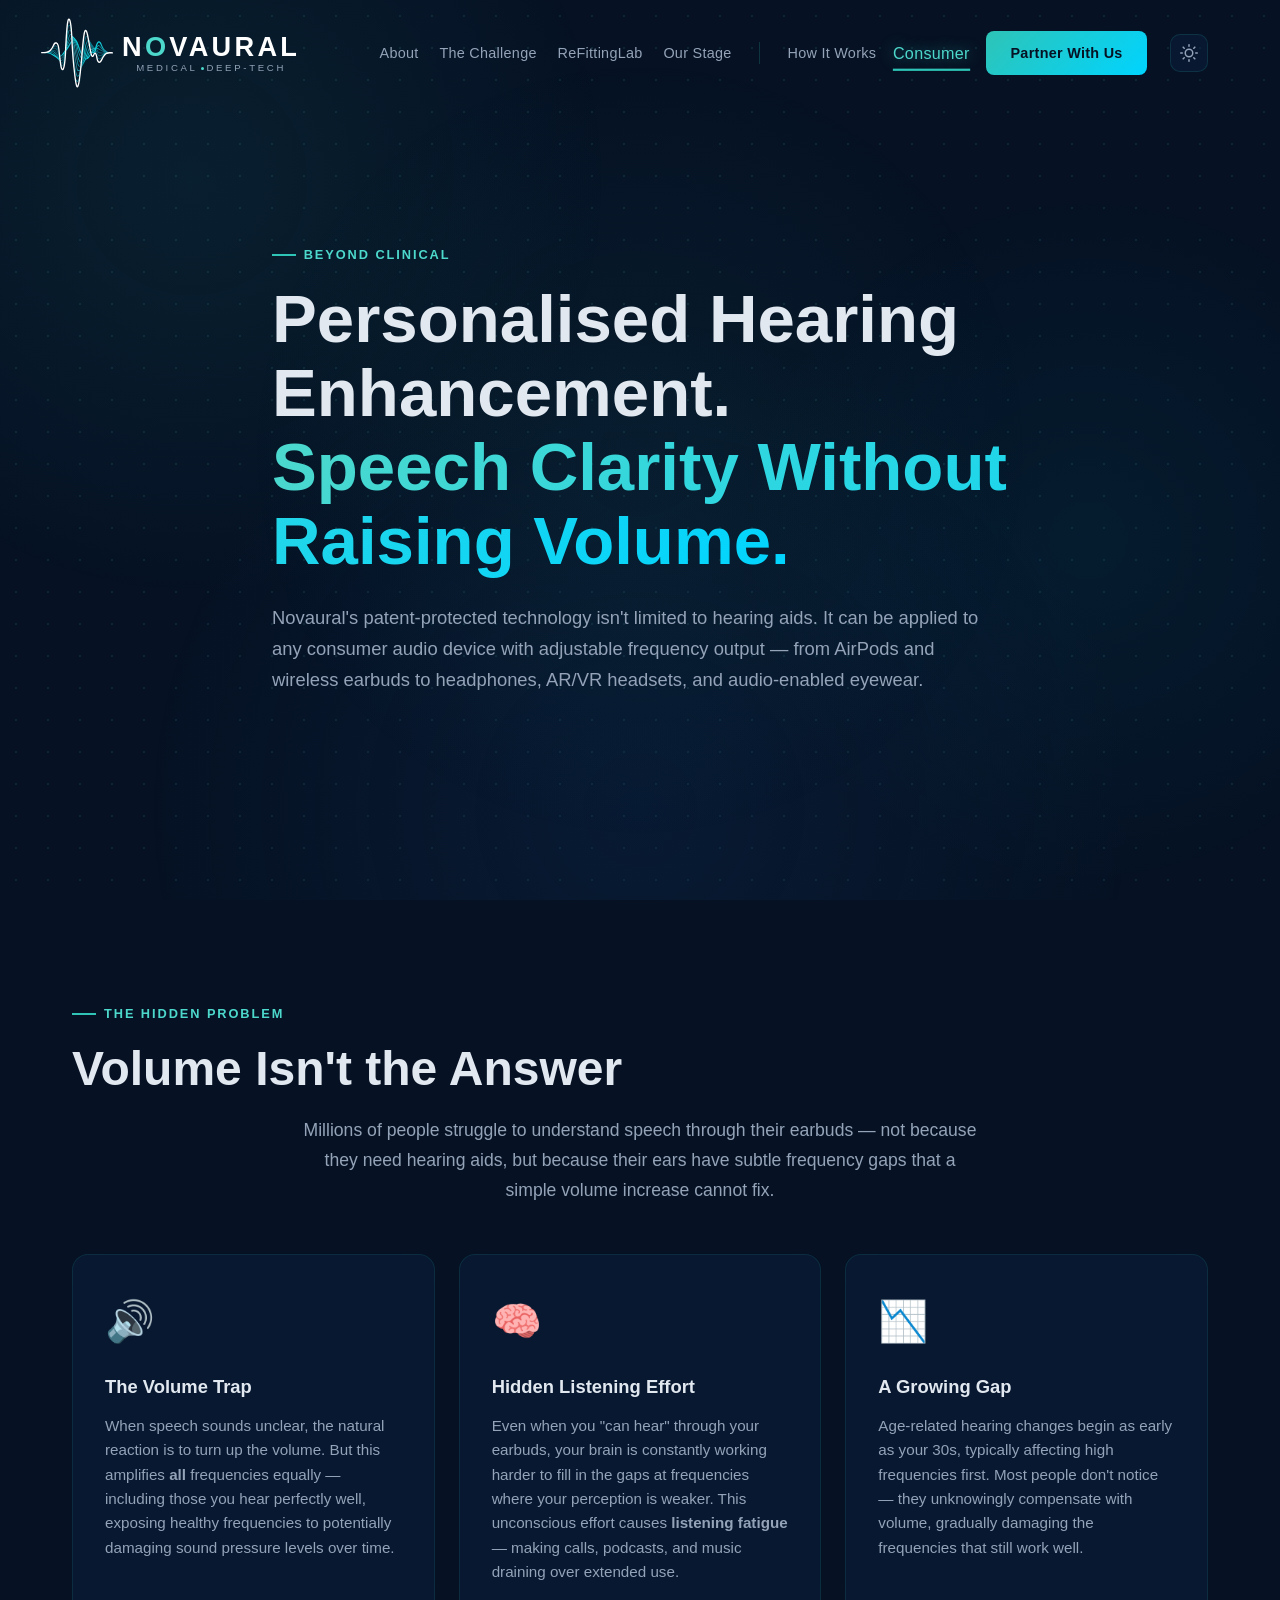
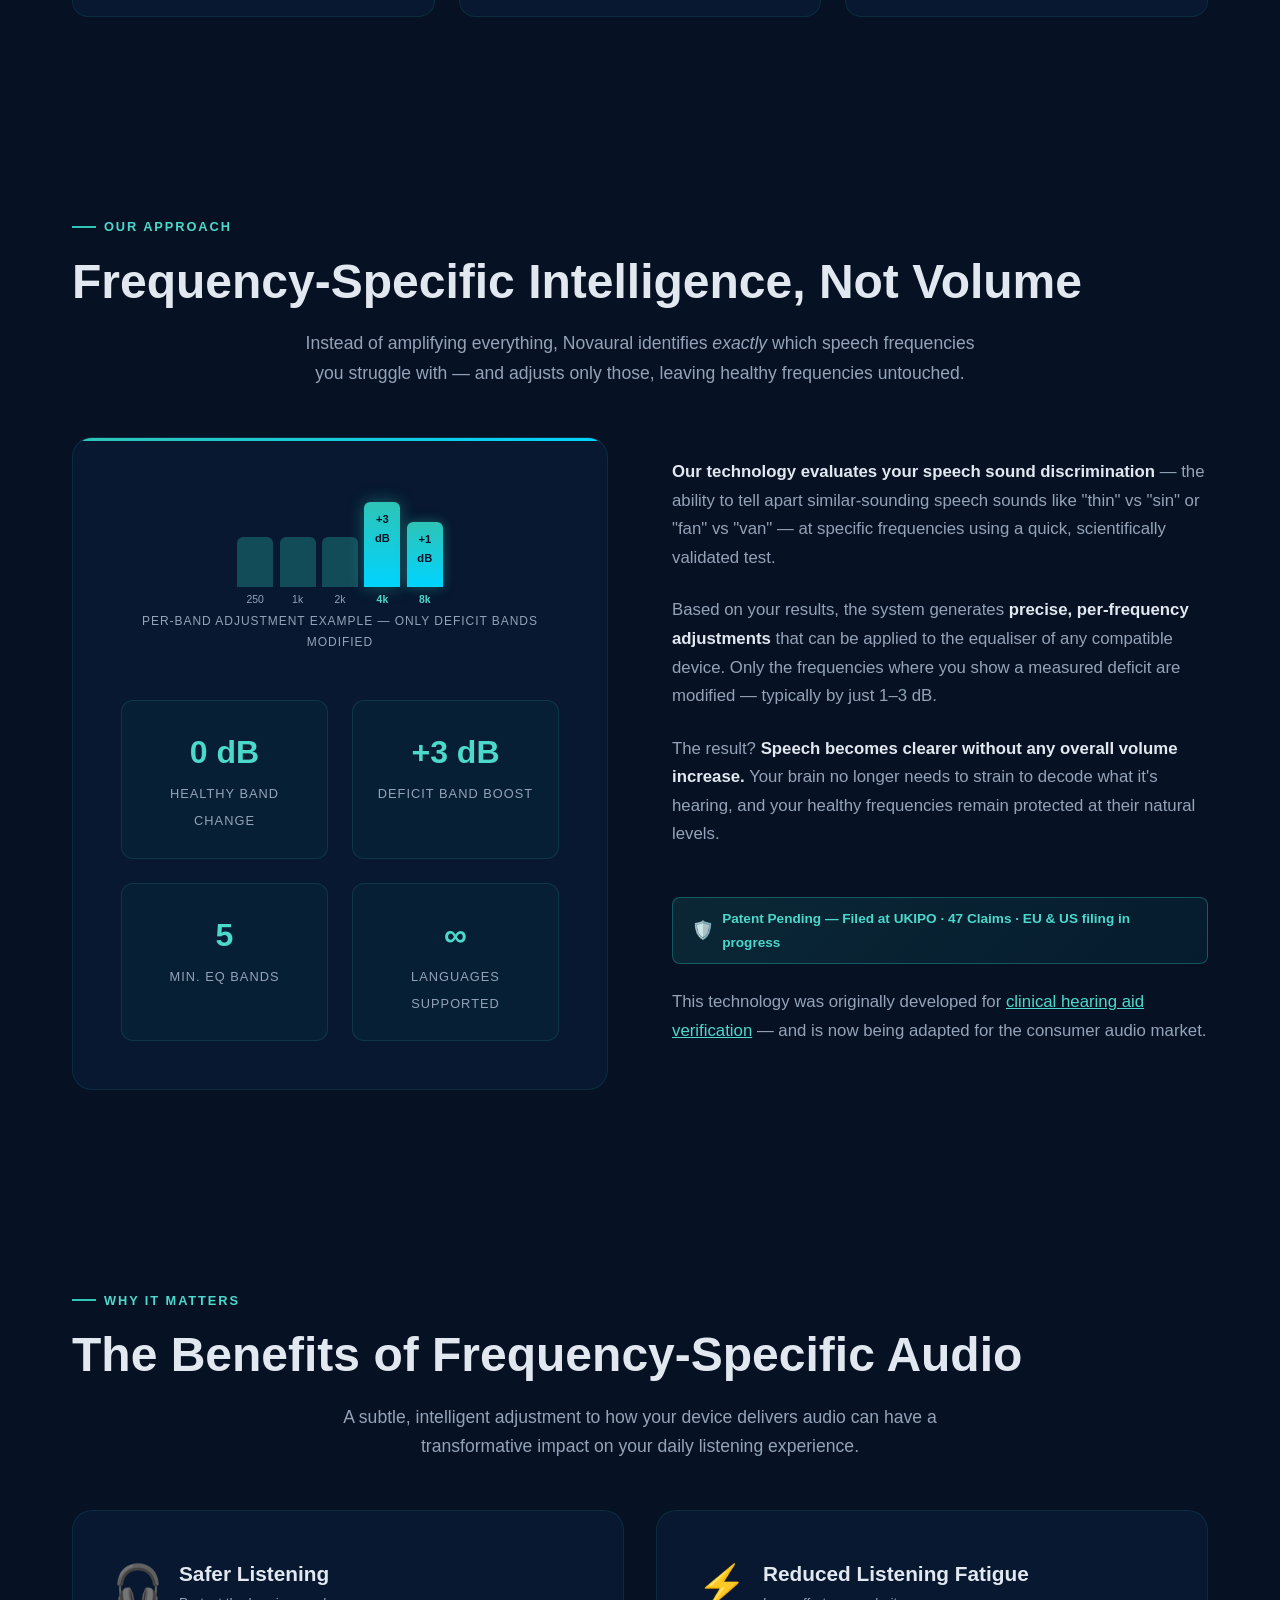
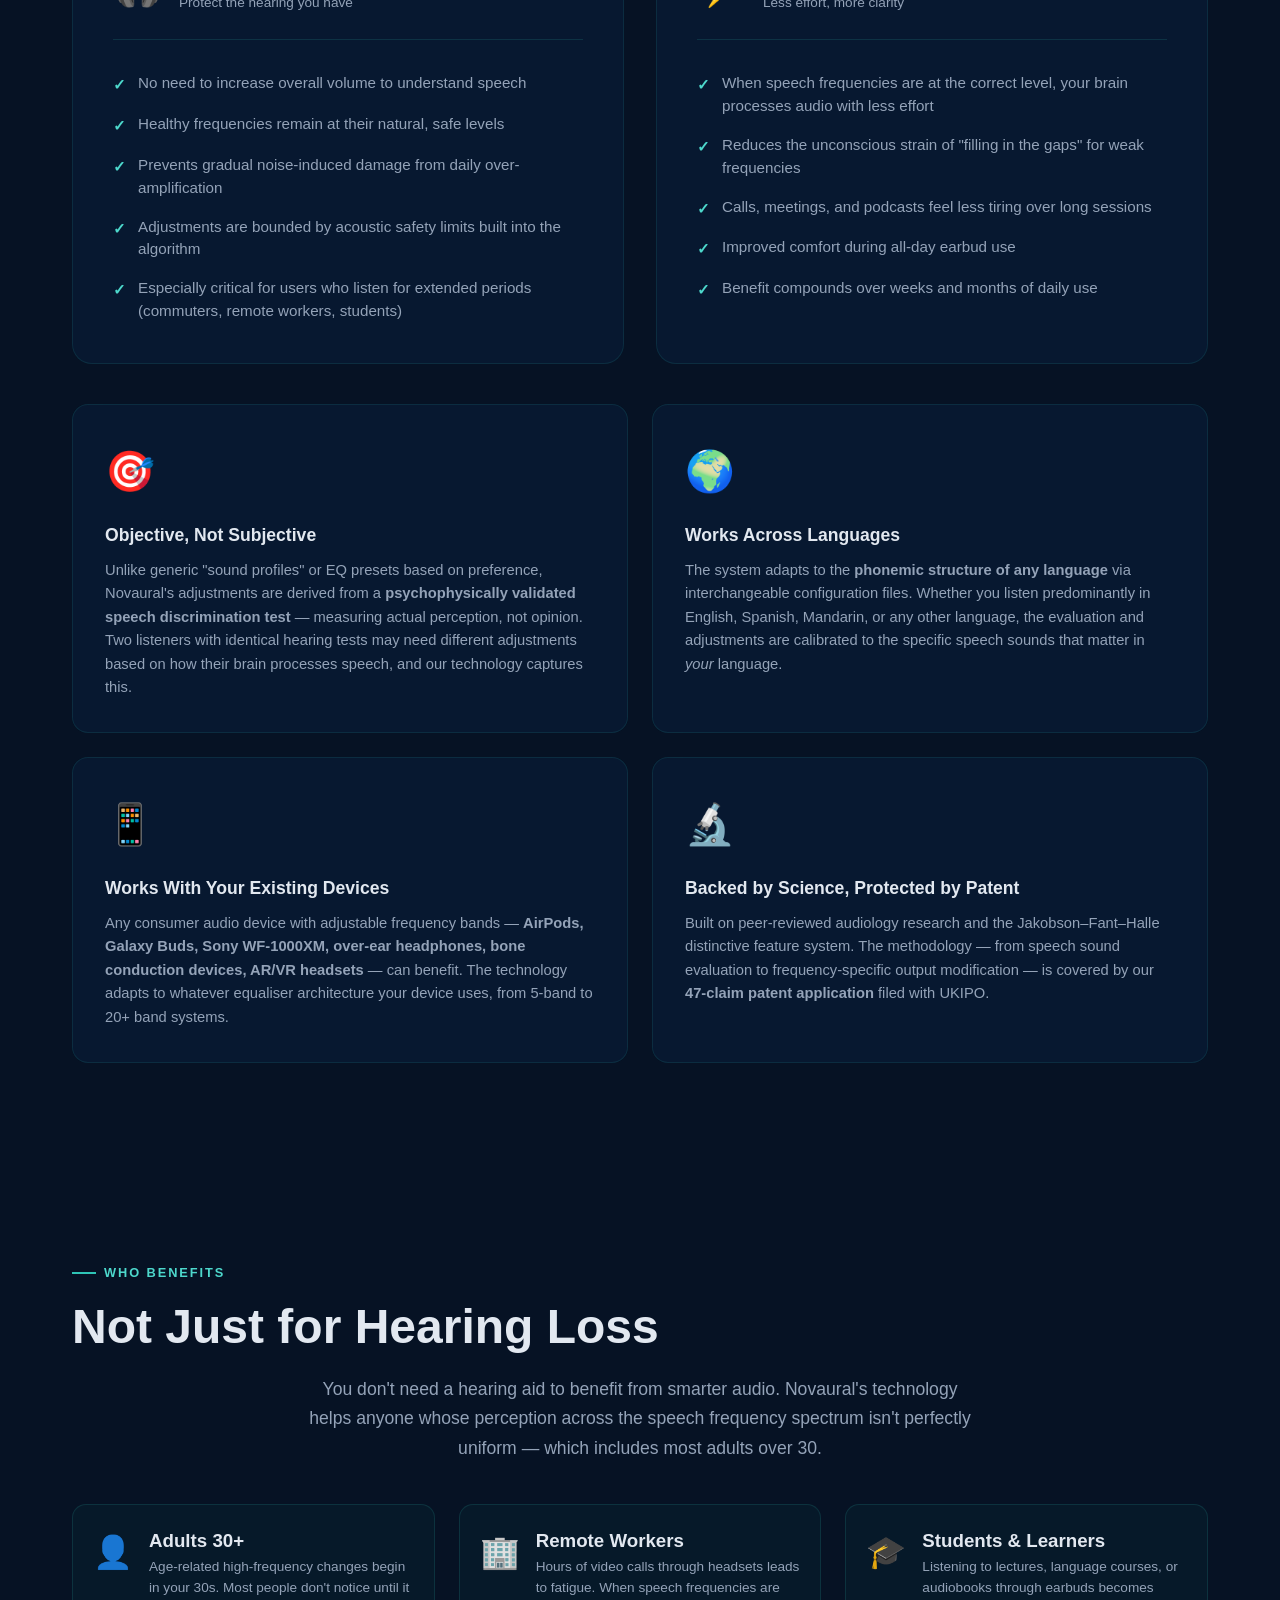
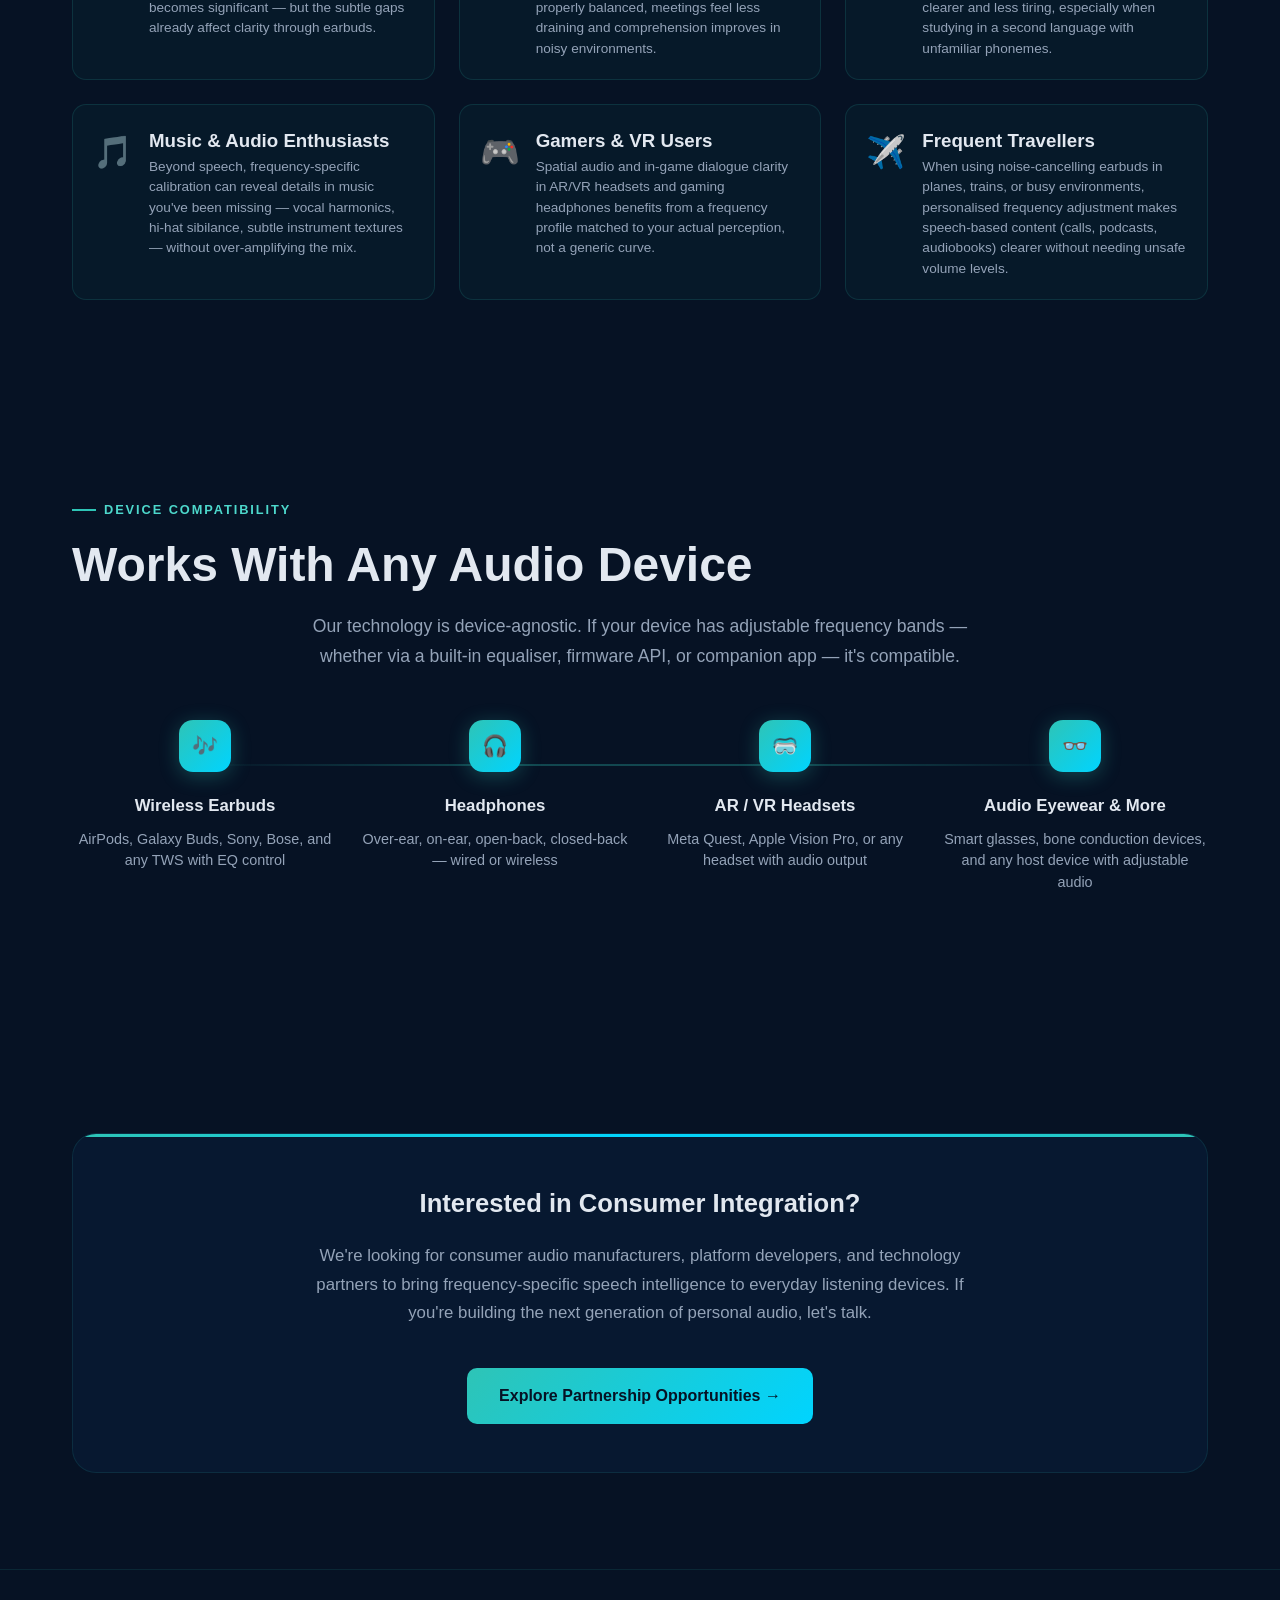
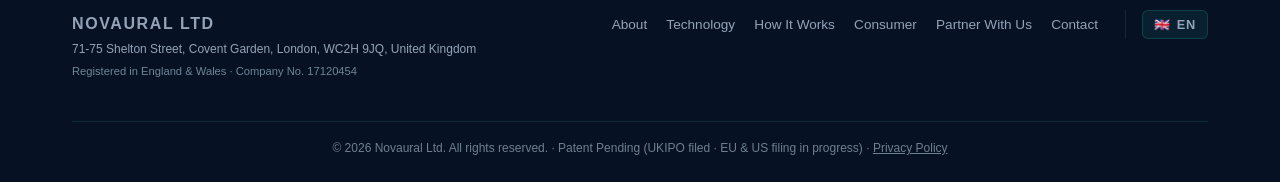
<file: beyond-clinical.html>
<!DOCTYPE html>
<html lang="en">
<head>
  <meta charset="UTF-8">
  <meta name="viewport" content="width=device-width, initial-scale=1.0">
  <meta http-equiv="Content-Security-Policy" content="default-src 'self'; script-src 'self' https://static.cloudflareinsights.com 'unsafe-inline'; style-src 'self' https://fonts.googleapis.com 'unsafe-inline'; font-src https://fonts.gstatic.com; img-src 'self' data:; connect-src 'self' https://formspree.io https://cloudflareinsights.com; frame-src 'none';">
  <meta name="description" content="Patent-protected hearing enhancement for earbuds and headphones. Frequency-specific speech clarity without raising volume. Discover Novaural technology." data-i18n-meta="meta_desc_beyond">
  <meta name="keywords" content="consumer audio, speech intelligibility, AirPods, earbuds, headphones, hearing enhancement, personalised audio, listening fatigue, volume safety, speech clarity technology, hearing test earbuds, frequency hearing optimisation, personalised hearing profile, consumer hearing technology">
  <meta name="robots" content="index, follow">
  <title data-i18n-meta="meta_title_beyond">Consumer Hearing Enhancement | Speech Clarity | Novaural</title>
  <link rel="icon" type="image/svg+xml" href="logo/favicon-wave-main.svg">
  <link rel="icon" type="image/x-icon" href="favicon.ico">
  <link rel="icon" type="image/png" sizes="32x32" href="logo/favicon-32x32.png">
  <link rel="icon" type="image/png" sizes="16x16" href="logo/favicon-16x16.png">
  <link rel="apple-touch-icon" sizes="180x180" href="apple-touch-icon.png">
  <link rel="canonical" href="https://novaural.com/beyond-clinical.html">
  <link rel="alternate" hreflang="en" href="https://novaural.com/beyond-clinical.html">
  <link rel="alternate" hreflang="x-default" href="https://novaural.com/beyond-clinical.html">
  <!-- Open Graph -->
  <meta property="og:locale" content="en_GB">
  <meta property="og:type" content="website">
  <meta property="og:title" content="Consumer Hearing Enhancement | Speech Clarity | Novaural">
  <meta property="og:description" content="Patent-protected hearing enhancement for earbuds and headphones. Frequency-specific speech clarity without raising volume. Discover Novaural technology.">
  <meta property="og:url" content="https://novaural.com/beyond-clinical.html">
  <meta property="og:image" content="https://novaural.com/assets/images/og_social_preview.png">
  <meta property="og:image:width" content="1200">
  <meta property="og:image:height" content="630">
  <meta property="og:site_name" content="Novaural">
  <!-- Twitter Card -->
  <meta name="twitter:card" content="summary_large_image">
  <meta name="twitter:title" content="Consumer Hearing Enhancement | Speech Clarity | Novaural">
  <meta name="twitter:description" content="Hearing enhancement for earbuds and headphones. Frequency-specific speech clarity without raising volume.">
  <meta name="twitter:image" content="https://novaural.com/assets/images/og_social_preview.png">
  <script type="application/ld+json">
  {
    "@context": "https://schema.org",
    "@graph": [
      {
        "@type": "MedicalWebPage",
        "name": "Consumer Hearing Enhancement — Speech Clarity Without Raising Volume",
        "description": "Novaural's patent-protected technology brings frequency-specific speech clarity to consumer audio devices including earbuds, headphones, and AR/VR headsets. Based on clinical audiology science, it identifies individual speech frequency deficits and adjusts only those bands.",
        "url": "https://novaural.com/beyond-clinical.html",
        "specialty": {
          "@type": "MedicalSpecialty",
          "name": "Otolaryngologic",
          "alternateName": "Audiology"
        },
        "medicalAudience": [
          {
            "@type": "MedicalAudience",
            "audienceType": "Patient",
            "description": "Adults 30+ experiencing subtle frequency-specific hearing changes, remote workers, students, music enthusiasts, gamers, and frequent travellers who use consumer audio devices"
          },
          {
            "@type": "MedicalAudience",
            "audienceType": "Clinician",
            "description": "Consumer audio manufacturers, platform developers, and technology partners interested in integrating clinically-inspired audio personalisation"
          }
        ],
        "about": { "@id": "https://novaural.com/beyond-clinical.html#hearing-enhancement" },
        "publisher": { "@id": "https://novaural.com/beyond-clinical.html#organization" },
        "mainEntity": { "@id": "https://novaural.com/beyond-clinical.html#hearing-enhancement" }
      },
      {
        "@type": "Organization",
        "@id": "https://novaural.com/beyond-clinical.html#organization",
        "name": "Novaural Ltd",
        "url": "https://novaural.com"
      },
      {
        "@type": "MedicalDevice",
        "@id": "https://novaural.com/beyond-clinical.html#hearing-enhancement",
        "name": "Novaural Consumer Hearing Enhancement Technology",
        "alternateName": "Frequency-Specific Speech Clarity System",
        "description": "Patent-protected technology that evaluates individual speech sound discrimination across frequency bands and generates precise per-frequency EQ adjustments for consumer audio devices. Only deficit frequencies are modified (typically 1–3 dB), leaving healthy frequencies untouched to prevent noise-induced damage from over-amplification.",
        "relevantSpecialty": {
          "@type": "MedicalSpecialty",
          "name": "Otolaryngologic"
        },
        "seriousAdverseOutcome": {
          "@type": "MedicalEntity",
          "name": "None — the system bounds all adjustments within acoustic safety limits"
        },
        "purpose": "Improve speech clarity in consumer audio devices without increasing overall volume, reducing listening fatigue and preventing noise-induced hearing damage from habitual over-amplification.",
        "manufacturer": { "@id": "https://novaural.com/beyond-clinical.html#organization" }
      },
      {
        "@type": "MedicalCondition",
        "name": "Age-Related Hearing Change",
        "alternateName": ["Presbycusis", "Hidden Hearing Loss", "Subclinical Hearing Deficit"],
        "description": "Subtle, frequency-specific changes in hearing sensitivity that typically begin in the 30s, affecting high frequencies first. Most individuals are unaware of these changes but unconsciously compensate by increasing volume, which can damage frequencies that still function normally.",
        "relevantSpecialty": {
          "@type": "MedicalSpecialty",
          "name": "Otolaryngologic"
        },
        "signOrSymptom": [
          {
            "@type": "MedicalSignOrSymptom",
            "name": "Listening fatigue",
            "description": "Increased cognitive effort to process speech through earbuds due to frequency-specific perception gaps, causing tiredness during extended calls, podcasts, or meetings."
          },
          {
            "@type": "MedicalSignOrSymptom",
            "name": "Habitual volume increase",
            "description": "The tendency to raise overall volume to compensate for unclear speech, exposing healthy frequencies to potentially damaging sound pressure levels."
          },
          {
            "@type": "MedicalSignOrSymptom",
            "name": "Reduced speech clarity",
            "description": "Difficulty distinguishing similar speech sounds (e.g., /s/ vs /f/, /p/ vs /b/) through consumer audio devices, particularly in noisy environments."
          }
        ],
        "possibleTreatment": {
          "@type": "MedicalTherapy",
          "name": "Frequency-Specific Audio Personalisation",
          "description": "Per-frequency equaliser adjustment based on objectively measured speech discrimination deficits, applied to consumer audio devices such as earbuds, headphones, and AR/VR headsets."
        }
      },
      {
        "@type": "Product",
        "name": "Hearing Enhancement Technology for Consumer Audio",
        "alternateName": ["Personalised Hearing Profile", "Speech Clarity EQ"],
        "description": "Consumer-facing technology rooted in clinical audiology science that personalises audio output in earbuds, headphones, and AR/VR headsets. Instead of a generic EQ, it uses a quick hearing test to identify which speech frequencies need a subtle boost — improving speech clarity without raising overall volume.",
        "brand": {
          "@type": "Brand",
          "name": "Novaural"
        },
        "category": "Hearing Technology",
        "audience": {
          "@type": "Audience",
          "audienceType": "Consumers",
          "name": "Audio device users",
          "description": "Adults 30+ using earbuds or headphones for calls, podcasts, and meetings; gamers; students; remote workers; music enthusiasts; and anyone wanting clearer speech without turning up the volume"
        },
        "isRelatedTo": [
          {
            "@type": "Thing",
            "name": "Hearing Health",
            "description": "The overall condition of a person's hearing ability, including prevention of noise-induced hearing loss and maintenance of speech clarity"
          },
          {
            "@type": "Thing",
            "name": "Earbuds and Headphones",
            "description": "Consumer audio devices used daily for music, calls, and media that can be personalised for individual hearing profiles"
          },
          {
            "@type": "Thing",
            "name": "Audiology",
            "description": "The clinical science behind hearing assessment and personalisation, adapted for consumer applications"
          }
        ]
      },
      {
        "@type": "Service",
        "name": "Personalised Hearing Profile for Earbuds and Headphones",
        "description": "A quick in-app hearing test based on audiology science that creates a personalised audio profile for consumer earbuds and headphones. Identifies individual speech frequency deficits and applies subtle per-frequency adjustments to improve speech clarity during calls, podcasts, and media playback.",
        "provider": { "@id": "https://novaural.com/beyond-clinical.html#organization" },
        "serviceType": "Audio Personalisation",
        "category": "Hearing Technology",
        "audience": {
          "@type": "Audience",
          "audienceType": "Consumer audio users",
          "name": "Earbud and headphone users",
          "description": "Anyone who uses earbuds or headphones and wants clearer speech without raising volume — especially adults experiencing subtle age-related hearing changes"
        }
      },
      {
        "@type": "DefinedTerm",
        "name": "Hearing Health",
        "description": "The overall state of a person's auditory system and their ability to hear and process speech sounds. Hearing health includes prevention of noise-induced hearing loss, regular hearing assessments, and use of hearing protection or personalised audio settings.",
        "inDefinedTermSet": {
          "@type": "DefinedTermSet",
          "name": "Audiology Concepts"
        }
      },
      {
        "@type": "DefinedTerm",
        "name": "Noise-Induced Hearing Loss",
        "alternateName": ["NIHL", "Hearing Damage from Loud Sound"],
        "description": "Permanent hearing damage caused by exposure to loud sounds, including habitual over-amplification through earbuds and headphones. One of the most preventable forms of hearing loss, addressed by frequency-specific audio personalisation that reduces the need to raise volume.",
        "inDefinedTermSet": {
          "@type": "DefinedTermSet",
          "name": "Hearing Conditions"
        }
      },
      {
        "@type": "DefinedTerm",
        "name": "Personalised Audio",
        "alternateName": ["Audio Personalisation", "Custom Sound Profile", "Hearing Profile"],
        "description": "Technology that adapts audio output to an individual's unique hearing abilities, compensating for frequency-specific deficits rather than applying a one-size-fits-all equaliser. Based on audiology principles used in hearing aid fitting.",
        "inDefinedTermSet": {
          "@type": "DefinedTermSet",
          "name": "Audio Technology"
        }
      }
    ]
  }
  </script>
  <!-- Google Fonts: async load (non-render-blocking for LCP) -->
  <link rel="preconnect" href="https://fonts.googleapis.com">
  <link rel="preconnect" href="https://fonts.gstatic.com" crossorigin>
  <link rel="preload" as="style" href="https://fonts.googleapis.com/css2?family=Inter:wght@400;600&display=swap">
  <link rel="stylesheet" href="https://fonts.googleapis.com/css2?family=Inter:wght@400;500;600;700;800&display=swap" media="print" onload="this.media='all'">
  <link rel="stylesheet" href="https://fonts.googleapis.com/css2?family=Montserrat:wght@500;600;700;800&display=swap" media="print" onload="this.media='all'">
  <noscript>
    <link rel="stylesheet" href="https://fonts.googleapis.com/css2?family=Inter:wght@400;500;600;700;800&display=swap">
    <link rel="stylesheet" href="https://fonts.googleapis.com/css2?family=Montserrat:wght@500;600;700;800&display=swap">
  </noscript>
  <!-- No-JS fallback: make all animated elements visible when JS is disabled -->

<!-- [CRITICAL-CSS-START] -->
  <!-- Critical CSS (above-the-fold) - inlined for instant FCP -->
  <style>:root{--navy-900:#061224;--navy-800:#0B2545;--teal-500:#2EC4B6;--teal-400:#4DD8CC;--cyan-accent:#00D4FF;--white:#FFFFFF;--gray-300:#CBD5E1;--gray-400:#94A3B8;--gray-500:#6F8598;--gray-600:#6E7F90;--text-primary:#E2E8F0;--text-secondary:#94A3B8;--text-accent:var(--teal-400);--text-on-teal:var(--navy-900);--text-muted:var(--gray-600);--text-logo:var(--white);--text-logo-sub:var(--gray-400);--bg-primary:var(--navy-900);--bg-navbar:rgba(6,18,36,0.92);--bg-navbar-mobile:rgba(6,18,36,0.98);--bg-teal-subtle:rgba(46,196,182,0.04);--bg-teal-light:rgba(46,196,182,0.08);--bg-teal-medium:rgba(46,196,182,0.15);--border-subtle:rgba(46,196,182,0.15);--border-glow:rgba(46,196,182,0.35);--border-teal-soft:rgba(46,196,182,0.1);--border-teal-med:rgba(46,196,182,0.2);--border-teal-strong:rgba(46,196,182,0.25);--glass-bg:rgba(11,37,69,0.4);--glass-border:rgba(46,196,182,0.12);--glass-shadow:0 8px 32px rgba(0,0,0,0.3);--shadow-card:rgba(0,0,0,0.2);--shadow-overlay:rgba(0,0,0,0.4);--glow-teal:rgba(46,196,182,0.4);--glow-teal-med:rgba(46,196,182,0.3);--glow-teal-subtle:rgba(46,196,182,0.15);--glow-teal-faint:rgba(46,196,182,0.08);--glow-teal-micro:rgba(46,196,182,0.06);--glow-teal400:rgba(77,216,204,0.5);--glow-teal400-soft:rgba(77,216,204,0.3);--glow-teal400-faint:rgba(77,216,204,0.2);--dot-grid-color:rgba(77,216,204,0.10);--orb-teal:rgba(46,196,182,0.08);--orb-cyan:rgba(0,212,255,0.05);--orb-navy:rgba(15,52,96,0.25);--section-padding:6rem 0;--container-max:1200px;--font-family:'Inter',-apple-system,BlinkMacSystemFont,sans-serif;}[data-theme="light"]{--text-primary:#1E293B;--text-secondary:#475569;--text-accent:#0F766E;--text-on-teal:#FFFFFF;--text-muted:#94A3B8;--text-logo:#1E293B;--text-logo-sub:#64748B;--bg-primary:#EFF3F8;--bg-navbar:rgba(241,245,250,0.95);--bg-navbar-mobile:rgba(241,245,250,0.98);--bg-teal-subtle:rgba(15,118,110,0.04);--bg-teal-light:rgba(15,118,110,0.07);--bg-teal-medium:rgba(15,118,110,0.12);--border-subtle:rgba(15,118,110,0.18);--border-glow:rgba(15,118,110,0.35);--border-teal-soft:rgba(15,118,110,0.12);--border-teal-med:rgba(15,118,110,0.22);--border-teal-strong:rgba(15,118,110,0.28);--glass-bg:rgba(255,255,255,0.75);--glass-border:rgba(15,118,110,0.15);--glass-shadow:0 4px 24px rgba(15,23,42,0.08),0 1px 3px rgba(15,23,42,0.06);--shadow-card:0 2px 12px rgba(15,23,42,0.07),0 1px 3px rgba(15,23,42,0.05);--shadow-overlay:rgba(15,23,42,0.15);--glow-teal:rgba(15,118,110,0.22);--glow-teal-med:rgba(15,118,110,0.16);--glow-teal-subtle:rgba(15,118,110,0.10);--glow-teal-faint:rgba(15,118,110,0.06);--glow-teal-micro:rgba(15,118,110,0.04);--glow-teal400:rgba(15,118,110,0.30);--glow-teal400-soft:rgba(15,118,110,0.18);--glow-teal400-faint:rgba(15,118,110,0.12);--dot-grid-color:rgba(15,118,110,0.06);--orb-teal:rgba(15,118,110,0.05);--orb-cyan:rgba(0,180,216,0.04);--orb-navy:rgba(203,213,225,0.5);--navy-900:#1E293B;--navy-800:#FFFFFF;--gray-400:#64748B;--gray-500:#475569;--gray-600:#5B6B80;--white:#1E293B;--teal-500:#0F766E;--teal-400:#0D9488;--cyan-accent:#0891B2;}.no-transitions,.no-transitions *{transition:none !important;}*,*::before,*::after{margin:0;padding:0;box-sizing:border-box;}html{scroll-behavior:smooth;font-size:16px;-webkit-text-size-adjust:100%;text-size-adjust:100%;overflow-x:hidden;}body{font-family:var(--font-family);background:var(--bg-primary);color:var(--text-primary);line-height:1.7;overflow-x:hidden;overflow-wrap:break-word;-webkit-font-smoothing:antialiased;}body::before{content:'';position:fixed;top:0;left:0;width:100%;height:100%;background-image:radial-gradient(circle,var(--dot-grid-color) 1px,transparent 1px);background-size:32px 32px;z-index:-2;pointer-events:none;}body::after{content:'';position:fixed;top:0;left:0;width:100%;height:100%;background:radial-gradient(ellipse 600px 600px at 15% 20%,var(--orb-teal) 0%,transparent 70%),radial-gradient(ellipse 500px 500px at 85% 60%,var(--orb-cyan) 0%,transparent 70%),radial-gradient(ellipse 700px 700px at 50% 90%,var(--orb-navy) 0%,transparent 70%);z-index:-1;pointer-events:none;}[data-theme="light"] body::before{background-image:linear-gradient(rgba(15,118,110,0.04) 1px,transparent 1px),linear-gradient(90deg,rgba(15,118,110,0.04) 1px,transparent 1px);background-size:40px 40px;}.container{max-width:var(--container-max);margin:0 auto;padding:0 2rem;}.navbar{position:fixed;top:0;left:0;width:100%;z-index:1000;padding:1rem 0;transition:background-color 0.4s ease,padding 0.4s ease,backdrop-filter 0.4s ease;backdrop-filter:blur(0px);}.navbar.scrolled{background:var(--bg-navbar);backdrop-filter:blur(20px);border-bottom:1px solid var(--glass-border);padding:0.6rem 0;}.nav-content{display:flex;align-items:center;justify-content:space-between;max-width:var(--container-max);margin:0 auto;padding:0 2rem 0 0;}.nav-logo{display:flex;align-items:center;gap:0.5rem;text-decoration:none;color:var(--white);margin-right:4rem;}.nav-logo img{height:74px;width:auto;transition:transform 0.4s ease,filter 0.4s ease;}.nav-logo-svg{height:74px;width:auto;color:var(--text-logo);transition:transform 0.4s ease,filter 0.4s ease,color 0.3s ease;will-change:transform,filter;}.nav-logo-text{display:flex;flex-direction:column;line-height:1;}.nav-logo-brand{font-family:'Montserrat',sans-serif;font-size:1.7rem;font-weight:700;letter-spacing:0.12em;color:var(--text-logo);display:flex;align-items:center;}.nav-logo-brand .logo-o{color:var(--teal-400);display:inline-block;}.nav-logo-sub{font-family:'Montserrat',sans-serif;font-size:0.6rem;font-weight:500;letter-spacing:0.28em;color:var(--text-logo-sub);margin-top:3px;text-align:center;}.nav-logo-sub .sub-dot{display:inline-block;width:3px;height:3px;border-radius:50%;background:var(--teal-400);vertical-align:middle;margin:0 0.3em;}.nav-links{display:flex;list-style:none;gap:1.3rem;align-items:center;}.nav-links a{color:var(--text-secondary);text-decoration:none;font-size:0.9rem;font-weight:500;letter-spacing:0.02em;position:relative;display:inline-block;}.nav-links a::after{content:'';position:absolute;bottom:-4px;left:0;width:0;height:2px;background:var(--teal-500);}.nav-links .nav-cta{background:linear-gradient(135deg,var(--teal-500),var(--cyan-accent));color:var(--text-on-teal);padding:0.6rem 1.5rem;border-radius:8px;font-weight:600;white-space:nowrap;}.nav-links .nav-cta::after{display:none;}.nav-toggle{display:none;flex-direction:column;align-items:center;justify-content:center;gap:5px;cursor:pointer;background:none;border:none;padding:4px;min-width:44px;min-height:44px;}.nav-toggle span{display:block;width:24px;height:2px;background:var(--text-primary);border-radius:2px;}.lang-selector-container{display:flex;align-items:center;margin-left:0.5rem;padding-left:1rem;border-left:1px solid var(--border-subtle);}.scroll-progress{position:absolute;top:100%;left:0;height:3px;background:linear-gradient(90deg,var(--teal-400),var(--cyan-accent));width:0%;z-index:1;pointer-events:none;}.hero{min-height:100vh;min-height:100dvh;display:flex;align-items:center;justify-content:center;text-align:center;position:relative;padding:8rem 2rem 6rem;overflow:hidden;}.hero::before{content:'';position:absolute;top:50%;left:50%;width:800px;height:800px;transform:translate(-50%,-50%);background:radial-gradient(circle,var(--glow-teal-micro) 0%,transparent 70%);animation:heroGlow 8s ease-in-out infinite;pointer-events:none;}.hero-waveforms{position:absolute;top:0;left:0;width:100%;height:100%;pointer-events:none;overflow:hidden;}.waveform{position:absolute;width:200%;height:40%;}.waveform-1{top:25%;animation:waveScroll 18s linear infinite;}.waveform-2{top:45%;animation:waveScroll 14s linear infinite reverse;}.waveform-3{top:60%;animation:waveScroll 22s linear infinite;}.hero-content{max-width:800px;z-index:1;will-change:transform,opacity;}.hero-badge{display:inline-flex;align-items:center;gap:0.5rem;background:var(--glass-bg);border:1px solid var(--glass-border);border-radius:50px;padding:0.5rem 1.25rem;font-size:0.85rem;color:var(--teal-400);margin-bottom:2rem;backdrop-filter:blur(10px);animation:fadeInUp 0.8s ease;}.hero-badge .dot{width:8px;height:8px;background:var(--teal-500);border-radius:50%;animation:pulse-dot 2s infinite;}.hero h1{font-size:clamp(2.5rem,6vw,4.2rem);font-weight:800;line-height:1.1;margin-bottom:1.5rem;animation:heroSlideUp 0.6s ease both;}.hero h1 .gradient-text{background:linear-gradient(135deg,var(--teal-400),var(--cyan-accent));-webkit-background-clip:text;-webkit-text-fill-color:transparent;background-clip:text;}.gradient-text{background:linear-gradient(135deg,var(--teal-400),var(--cyan-accent));-webkit-background-clip:text;-webkit-text-fill-color:transparent;background-clip:text;}.hero-subtitle{font-size:1.2rem;color:var(--text-secondary);margin-bottom:2.5rem;max-width:600px;margin-left:auto;margin-right:auto;animation:fadeInUp 0.8s ease 0.2s both;}.hero-cta{display:flex;gap:1rem;justify-content:center;flex-wrap:wrap;animation:fadeInUp 0.8s ease 0.3s both;}.hero-wave{position:absolute;bottom:0;left:0;width:100%;opacity:0.08;}.btn-primary{display:inline-flex;align-items:center;gap:0.5rem;background:linear-gradient(135deg,var(--teal-500),var(--cyan-accent));color:var(--text-on-teal);padding:0.9rem 2rem;border-radius:10px;text-decoration:none;font-weight:700;font-size:1rem;border:none;cursor:pointer;}.btn-secondary{display:inline-flex;align-items:center;gap:0.5rem;background:transparent;color:var(--text-primary);padding:0.9rem 2rem;border-radius:10px;text-decoration:none;font-weight:600;font-size:1rem;border:1px solid var(--border-subtle);}section{padding:var(--section-padding);}.section-label{display:inline-flex;align-items:center;gap:0.5rem;font-size:0.8rem;font-weight:600;color:var(--teal-400);text-transform:uppercase;letter-spacing:0.15em;margin-bottom:1rem;}.section-label::before{content:'';width:24px;height:2px;background:var(--teal-500);}.section-title{font-size:clamp(2rem,4vw,3rem);font-weight:800;line-height:1.15;margin-bottom:1.25rem;}.section-subtitle{font-size:1.1rem;color:var(--text-secondary);max-width:680px;line-height:1.7;}.collab-hero{padding-top:10rem;padding-bottom:4rem;text-align:center;}.skip-link{position:absolute;top:-100%;left:0;z-index:10000;padding:0.8rem 1.5rem;background:var(--teal-400);color:var(--navy-900);font-weight:600;font-size:0.95rem;text-decoration:none;border-radius:0 0 8px 0;transition:top 0.15s ease;}.skip-link:focus{top:0;}@keyframes fadeInUp{from{opacity:0;transform:translateY(30px);}to{opacity:1;transform:translateY(0);}}@keyframes pulse-dot{0%,100%{opacity:1;}50%{opacity:0.4;}}@keyframes heroGlow{0%,100%{opacity:0.4;transform:translate(-50%,-50%) scale(1);}50%{opacity:1;transform:translate(-50%,-50%) scale(1.3);}}@keyframes waveScroll{0%{transform:translateX(0);}100%{transform:translateX(-50%);}}@keyframes heroSlideUp{from{transform:translateY(20px);}to{transform:translateY(0);}}.fade-in{opacity:0;transform:translateY(40px);}@media (max-width:1200px){.nav-links{gap:1rem;}.nav-links a{font-size:0.82rem;}.nav-cta{padding:0.5rem 1rem;font-size:0.82rem;}.nav-logo-brand{font-size:1.4rem;}.nav-logo-sub{font-size:0.5rem;}.nav-logo img{height:40px;}.nav-logo{margin-right:1rem;}}@media (max-width:1024px){.nav-links{gap:0.6rem;}.nav-links a{font-size:0.78rem;}.nav-cta{padding:0.45rem 0.8rem;font-size:0.78rem;}.nav-logo-brand{font-size:1.2rem;}.nav-logo-sub{font-size:0.45rem;}.nav-logo img{height:34px;}.nav-logo{margin-right:0.5rem;}}@media (max-width:900px){:root{--section-padding:4rem 0;}.nav-links{display:none;position:fixed;top:0;left:0;width:100%;height:100vh;height:100dvh;background:var(--bg-navbar-mobile);flex-direction:column;justify-content:center;gap:2rem;backdrop-filter:blur(20px);}.nav-links.active{display:flex;}.nav-links a{font-size:1.2rem;}.nav-toggle{display:flex;z-index:1001;}.hero{padding:7rem 1.5rem 4rem;}.collab-hero{padding-top:8rem;}}@media (max-width:480px){.hero h1{font-size:2rem;}.hero-subtitle{font-size:1rem;}.section-title{font-size:1.8rem;}}</style>
  <!-- Full CSS - async load (non-render-blocking) -->
  <link rel="preload" href="css/style.css" as="style" onload="this.rel='stylesheet'">
  <link rel="preload" href="css/animations.css" as="style" onload="this.rel='stylesheet'">
  <noscript>
    <link rel="stylesheet" href="css/style.css">
    <link rel="stylesheet" href="css/animations.css">
  </noscript>
<!-- [CRITICAL-CSS-END] -->
                                    <noscript><style>
    .fade-in,.fade-in-left,.fade-in-right,.slide-up,.slide-left,.slide-right,
    .scale-in,.glow-in,.draw-border,.pipe-node,.pipe-arrow,.safety-card,
    .algo-feature,.compat-card,.about-card,.outcome-col,.why-card,.detail-step,
    .compare-col,.gap-callout,.freq-bar,.wf-step{opacity:1!important;transform:none!important}
  </style></noscript>
</head>
<body>

  <a href="#main-content" class="skip-link" data-i18n="skip_to_main">Skip to main content</a>

  <!-- ============================================= -->
  <!-- NAVIGATION                                    -->
  <!-- ============================================= -->
  <nav class="navbar" id="navbar" aria-label="Main navigation">
    <div class="nav-content">
      <a href="index.html" class="nav-logo">
        <img src="logo/novaural_wave_icon.svg" alt="Novaural hearing aid verification technology" width="40" height="40">
        <div class="nav-logo-text">
          <span class="nav-logo-brand">N<span class="logo-o">O</span>VAURAL</span>
          <span class="nav-logo-sub">MEDICAL<span class="sub-dot"></span>DEEP-TECH</span>
        </div>
      </a>
      <ul class="nav-links" id="navLinks">
        <li><a href="index.html#about" data-i18n="nav_about">About</a></li>
        <li><a href="index.html#challenge" data-i18n="nav_challenge">The Challenge</a></li>
        <li><a href="index.html#product" data-i18n="nav_refittinglab">ReFittingLab</a></li>
        <li><a href="index.html#stage" data-i18n="nav_our_stage">Our Stage</a></li>
        <li class="nav-separator" aria-hidden="true"></li>
        <li><a href="how-it-works.html" data-i18n="nav_how_it_works">How It Works</a></li>
        <li><a href="beyond-clinical.html" class="active" data-i18n="nav_consumer">Consumer</a></li>
        <li><a href="collaborate.html" class="nav-cta" data-i18n="nav_partner">Partner With Us</a></li>
      </ul>
      <button class="nav-toggle" id="navToggle" aria-label="Toggle menu" aria-expanded="false">
        <span></span><span></span><span></span>
      </button>
    </div>
    <div class="scroll-progress" id="scrollProgress"></div>
  </nav>

  <main id="main-content">

  <!-- ============================================= -->
  <!-- HERO                                          -->
  <!-- ============================================= -->
  <section class="hero hero--hiw" id="consumer-hero">
    <div class="hero-content hero-content--left">
      <span class="section-label anim-fade-0" data-i18n="beyond_label">Beyond Clinical</span>
      <h1 class="section-title--hero anim-fade-01">
        <span data-i18n="beyond_title_1">Personalised Hearing Enhancement.</span> <br>
        <span class="gradient-text" data-i18n="beyond_title_gradient">Speech Clarity Without Raising Volume.</span>
      </h1>
      <p class="hero-intro anim-fade-02" data-i18n="beyond_subtitle">
        Novaural's patent-protected technology isn't limited to hearing aids. It can be applied to any consumer audio device with adjustable frequency output — from AirPods and wireless earbuds to headphones, AR/VR headsets, and audio-enabled eyewear.
      </p>
    </div>
  </section>

  <!-- ============================================= -->
  <!-- THE PROBLEM: VOLUME ISN'T THE ANSWER          -->
  <!-- ============================================= -->
  <section class="problem" id="consumer-problem">
    <div class="container">
      <span class="section-label" data-i18n="beyond_problem_label">The Hidden Problem</span>
      <h2 class="section-title" data-i18n="beyond_problem_title">Volume Isn't the Answer</h2>
      <p class="section-subtitle subtitle-centered" data-i18n="beyond_problem_subtitle">
        Millions of people struggle to understand speech through their earbuds — not because they need hearing aids, but because their ears have subtle frequency gaps that a simple volume increase cannot fix.
      </p>

      <div class="problem-cards mt-10">

        <div class="problem-card fade-in">
          <div class="card-icon">🔊</div>
          <h3 data-i18n="beyond_card1_title">The Volume Trap</h3>
          <p data-i18n-html="beyond_card1_text">When speech sounds unclear, the natural reaction is to turn up the volume. But this amplifies <strong>all</strong> frequencies equally — including those you hear perfectly well, exposing healthy frequencies to potentially damaging sound pressure levels over time.</p>
        </div>

        <div class="problem-card fade-in">
          <div class="card-icon">🧠</div>
          <h3 data-i18n="beyond_card2_title">Hidden Listening Effort</h3>
          <p data-i18n-html="beyond_card2_text">Even when you "can hear" through your earbuds, your brain is constantly working harder to fill in the gaps at frequencies where your perception is weaker. This unconscious effort causes <strong>listening fatigue</strong> — making calls, podcasts, and music draining over extended use.</p>
        </div>

        <div class="problem-card fade-in">
          <div class="card-icon">📉</div>
          <h3 data-i18n="beyond_card3_title">A Growing Gap</h3>
          <p data-i18n="beyond_card3_text">Age-related hearing changes begin as early as your 30s, typically affecting high frequencies first. Most people don't notice — they unknowingly compensate with volume, gradually damaging the frequencies that still work well.</p>
        </div>

      </div>
    </div>
  </section>

  <!-- ============================================= -->
  <!-- THE SOLUTION: FREQUENCY-SPECIFIC INTELLIGENCE -->
  <!-- ============================================= -->
  <section class="about" id="consumer-solution">
    <div class="container">
      <span class="section-label" data-i18n="beyond_solution_label">Our Approach</span>
      <h2 class="section-title" data-i18n="beyond_solution_title">Frequency-Specific Intelligence, Not Volume</h2>
      <p class="section-subtitle subtitle-centered mb-12" data-i18n-html="beyond_solution_subtitle">
        Instead of amplifying everything, Novaural identifies <em>exactly</em> which speech frequencies you struggle with — and adjusts only those, leaving healthy frequencies untouched.
      </p>

      <div class="about-grid">

        <div class="about-visual">
          <div class="about-card">
            <div class="about-card-visual chart-visual">
              <div class="freq-bars chart-bars fade-in">
                <div class="freq-bar freq-bar-sm freq-bar-sm--neutral" style="height: 50px;">
                  <span class="freq-bar-sm-label">250</span>
                </div>
                <div class="freq-bar freq-bar-sm freq-bar-sm--neutral" style="height: 50px;">
                  <span class="freq-bar-sm-label">1k</span>
                </div>
                <div class="freq-bar freq-bar-sm freq-bar-sm--neutral" style="height: 50px;">
                  <span class="freq-bar-sm-label">2k</span>
                </div>
                <div class="freq-bar freq-bar-sm freq-bar-sm--active" style="height: 85px; box-shadow: 0 0 16px var(--glow-teal);">
                  <span class="freq-bar-sm-value">+3 dB</span>
                  <span class="freq-bar-sm-label freq-bar-sm-label--active">4k</span>
                </div>
                <div class="freq-bar freq-bar-sm freq-bar-sm--active" style="height: 65px; box-shadow: 0 0 12px var(--glow-teal);">
                  <span class="freq-bar-sm-value">+1 dB</span>
                  <span class="freq-bar-sm-label freq-bar-sm-label--active">8k</span>
                </div>
              </div>
              <p class="chart-label" data-i18n="beyond_chart_label">Per-band adjustment example — only deficit bands modified</p>
            </div>

            <div class="about-stats mt-8">
              <div class="stat-item">
                <span class="stat-number">0 dB</span>
                <span class="stat-label" data-i18n="beyond_stat1_label">Healthy Band Change</span>
              </div>
              <div class="stat-item">
                <span class="stat-number">+3 dB</span>
                <span class="stat-label" data-i18n="beyond_stat2_label">Deficit Band Boost</span>
              </div>
              <div class="stat-item">
                <span class="stat-number">5</span>
                <span class="stat-label" data-i18n="beyond_stat3_label">Min. EQ Bands</span>
              </div>
              <div class="stat-item">
                <span class="stat-number">∞</span>
                <span class="stat-label" data-i18n="beyond_stat4_label">Languages Supported</span>
              </div>
            </div>
          </div>
        </div>

        <div class="about-text">
          <p data-i18n-html="beyond_text_1">
            <strong>Our technology evaluates your speech sound discrimination</strong> — the ability to tell apart similar-sounding speech sounds like "thin" vs "sin" or "fan" vs "van" — at specific frequencies using a quick, scientifically validated test.
          </p>
          <p data-i18n-html="beyond_text_2">
            Based on your results, the system generates <strong>precise, per-frequency adjustments</strong> that can be applied to the equaliser of any compatible device. Only the frequencies where you show a measured deficit are modified — typically by just 1–3 dB.
          </p>
          <p data-i18n-html="beyond_text_3">
            The result? <strong>Speech becomes clearer without any overall volume increase.</strong> Your brain no longer needs to strain to decode what it's hearing, and your healthy frequencies remain protected at their natural levels.
          </p>
          <div class="patent-badge">
            <span class="shield">🛡️</span>
            <span data-i18n="product_patent">Patent Pending — Filed at UKIPO · 47 Claims · EU & US filing in progress</span>
          </div>
          <p class="clinical-link-note">
            <span data-i18n="beyond_clinical_link_pre">This technology was originally developed for</span> <a href="how-it-works.html" class="text-teal" data-i18n="beyond_clinical_link_anchor">clinical hearing aid verification</a> <span data-i18n="beyond_clinical_link_post">— and is now being adapted for the consumer audio market.</span>
          </p>
        </div>

      </div>
    </div>
  </section>

  <!-- ============================================= -->
  <!-- BENEFITS FOR CONSUMERS                        -->
  <!-- ============================================= -->
  <section class="benefits" id="consumer-benefits">
    <div class="container">
      <span class="section-label" data-i18n="beyond_benefits_label">Why It Matters</span>
      <h2 class="section-title" data-i18n="beyond_benefits_title">The Benefits of Frequency-Specific Audio</h2>
      <p class="section-subtitle subtitle-centered" data-i18n="beyond_benefits_subtitle">
        A subtle, intelligent adjustment to how your device delivers audio can have a transformative impact on your daily listening experience.
      </p>

      <div class="benefits-grid mt-10">

        <div class="benefit-column">
          <div class="benefit-header">
            <span class="benefit-header-icon">🎧</span>
            <div>
              <h3 data-i18n="beyond_safe_title">Safer Listening</h3>
              <p data-i18n="beyond_safe_sub">Protect the hearing you have</p>
            </div>
          </div>
          <ul class="benefit-list">
            <li><span class="check">✓</span> <span data-i18n="beyond_safe_1">No need to increase overall volume to understand speech</span></li>
            <li><span class="check">✓</span> <span data-i18n="beyond_safe_2">Healthy frequencies remain at their natural, safe levels</span></li>
            <li><span class="check">✓</span> <span data-i18n="beyond_safe_3">Prevents gradual noise-induced damage from daily over-amplification</span></li>
            <li><span class="check">✓</span> <span data-i18n="beyond_safe_4">Adjustments are bounded by acoustic safety limits built into the algorithm</span></li>
            <li><span class="check">✓</span> <span data-i18n="beyond_safe_5">Especially critical for users who listen for extended periods (commuters, remote workers, students)</span></li>
          </ul>
        </div>

        <div class="benefit-column">
          <div class="benefit-header">
            <span class="benefit-header-icon">⚡</span>
            <div>
              <h3 data-i18n="beyond_fatigue_title">Reduced Listening Fatigue</h3>
              <p data-i18n="beyond_fatigue_sub">Less effort, more clarity</p>
            </div>
          </div>
          <ul class="benefit-list">
            <li><span class="check">✓</span> <span data-i18n="beyond_fatigue_1">When speech frequencies are at the correct level, your brain processes audio with less effort</span></li>
            <li><span class="check">✓</span> <span data-i18n="beyond_fatigue_2">Reduces the unconscious strain of "filling in the gaps" for weak frequencies</span></li>
            <li><span class="check">✓</span> <span data-i18n="beyond_fatigue_3">Calls, meetings, and podcasts feel less tiring over long sessions</span></li>
            <li><span class="check">✓</span> <span data-i18n="beyond_fatigue_4">Improved comfort during all-day earbud use</span></li>
            <li><span class="check">✓</span> <span data-i18n="beyond_fatigue_5">Benefit compounds over weeks and months of daily use</span></li>
          </ul>
        </div>

      </div>

      <!-- Additional benefit cards -->
      <div class="why-partner-grid mt-8">

        <div class="why-card fade-in">
          <div class="card-icon">🎯</div>
          <h3 data-i18n="beyond_obj_title">Objective, Not Subjective</h3>
          <p data-i18n-html="beyond_obj_text">Unlike generic "sound profiles" or EQ presets based on preference, Novaural's adjustments are derived from a <strong>psychophysically validated speech discrimination test</strong> — measuring actual perception, not opinion. Two listeners with identical hearing tests may need different adjustments based on how their brain processes speech, and our technology captures this.</p>
        </div>

        <div class="why-card fade-in">
          <div class="card-icon">🌍</div>
          <h3 data-i18n="beyond_lang_title">Works Across Languages</h3>
          <p data-i18n-html="beyond_lang_text">The system adapts to the <strong>phonemic structure of any language</strong> via interchangeable configuration files. Whether you listen predominantly in English, Spanish, Mandarin, or any other language, the evaluation and adjustments are calibrated to the specific speech sounds that matter in <em>your</em> language.</p>
        </div>

        <div class="why-card fade-in">
          <div class="card-icon">📱</div>
          <h3 data-i18n="beyond_device_title">Works With Your Existing Devices</h3>
          <p data-i18n-html="beyond_device_text">Any consumer audio device with adjustable frequency bands — <strong>AirPods, Galaxy Buds, Sony WF-1000XM, over-ear headphones, bone conduction devices, AR/VR headsets</strong> — can benefit. The technology adapts to whatever equaliser architecture your device uses, from 5-band to 20+ band systems.</p>
        </div>

        <div class="why-card fade-in">
          <div class="card-icon">🔬</div>
          <h3 data-i18n="beyond_science_title">Backed by Science, Protected by Patent</h3>
          <p data-i18n-html="beyond_science_text">Built on peer-reviewed audiology research and the Jakobson-Halle-Fant distinctive feature system. The methodology — from speech sound evaluation to frequency-specific output modification — is covered by our <strong>47-claim patent application</strong> filed with UKIPO.</p>
        </div>

      </div>
    </div>
  </section>

  <!-- ============================================= -->
  <!-- WHO IS THIS FOR?                              -->
  <!-- ============================================= -->
  <section class="stage" id="consumer-who">
    <div class="container">
      <span class="section-label" data-i18n="beyond_who_label">Who Benefits</span>
      <h2 class="section-title" data-i18n="beyond_who_title">Not Just for Hearing Loss</h2>
      <p class="section-subtitle subtitle-centered max-w-700" data-i18n="beyond_who_subtitle">
        You don't need a hearing aid to benefit from smarter audio. Novaural's technology helps anyone whose perception across the speech frequency spectrum isn't perfectly uniform — which includes most adults over 30.
      </p>

      <div class="partner-types mt-10">

        <div class="partner-type fade-in">
          <span class="partner-icon">👤</span>
          <div>
            <h3 data-i18n="beyond_who_adults">Adults 30+</h3>
            <p data-i18n="beyond_who_adults_text">Age-related high-frequency changes begin in your 30s. Most people don't notice until it becomes significant — but the subtle gaps already affect clarity through earbuds.</p>
          </div>
        </div>

        <div class="partner-type fade-in">
          <span class="partner-icon">🏢</span>
          <div>
            <h3 data-i18n="beyond_who_remote">Remote Workers</h3>
            <p data-i18n="beyond_who_remote_text">Hours of video calls through headsets leads to fatigue. When speech frequencies are properly balanced, meetings feel less draining and comprehension improves in noisy environments.</p>
          </div>
        </div>

        <div class="partner-type fade-in">
          <span class="partner-icon">🎓</span>
          <div>
            <h3 data-i18n="beyond_who_students">Students &amp; Learners</h3>
            <p data-i18n="beyond_who_students_text">Listening to lectures, language courses, or audiobooks through earbuds becomes clearer and less tiring, especially when studying in a second language with unfamiliar phonemes.</p>
          </div>
        </div>

      </div>

      <div class="partner-types mt-6">

        <div class="partner-type fade-in">
          <span class="partner-icon">🎵</span>
          <div>
            <h3 data-i18n="beyond_who_music">Music &amp; Audio Enthusiasts</h3>
            <p data-i18n="beyond_who_music_text">Beyond speech, frequency-specific calibration can reveal details in music you've been missing — vocal harmonics, hi-hat sibilance, subtle instrument textures — without over-amplifying the mix.</p>
          </div>
        </div>

        <div class="partner-type fade-in">
          <span class="partner-icon">🎮</span>
          <div>
            <h3 data-i18n="beyond_who_gamers">Gamers &amp; VR Users</h3>
            <p data-i18n="beyond_who_gamers_text">Spatial audio and in-game dialogue clarity in AR/VR headsets and gaming headphones benefits from a frequency profile matched to your actual perception, not a generic curve.</p>
          </div>
        </div>

        <div class="partner-type fade-in">
          <span class="partner-icon">✈️</span>
          <div>
            <h3 data-i18n="beyond_who_travellers">Frequent Travellers</h3>
            <p data-i18n="beyond_who_travellers_text">When using noise-cancelling earbuds in planes, trains, or busy environments, personalised frequency adjustment makes speech-based content (calls, podcasts, audiobooks) clearer without needing unsafe volume levels.</p>
          </div>
        </div>

      </div>
    </div>
  </section>

  <!-- ============================================= -->
  <!-- COMPATIBLE DEVICES                            -->
  <!-- ============================================= -->
  <section class="how-it-works" id="compatible-devices">
    <div class="container">
      <span class="section-label" data-i18n="beyond_devices_label">Device Compatibility</span>
      <h2 class="section-title" data-i18n="beyond_devices_title">Works With Any Audio Device</h2>
      <p class="section-subtitle subtitle-centered max-w-700" data-i18n="beyond_devices_subtitle">
        Our technology is device-agnostic. If your device has adjustable frequency bands — whether via a built-in equaliser, firmware API, or companion app — it's compatible.
      </p>

      <div class="steps mt-10">
        <div class="step fade-in">
          <div class="step-number">🎶</div>
          <h3 data-i18n="beyond_dev_earbuds">Wireless Earbuds</h3>
          <p data-i18n="beyond_dev_earbuds_text">AirPods, Galaxy Buds, Sony, Bose, and any TWS with EQ control</p>
        </div>
        <div class="step fade-in">
          <div class="step-number">🎧</div>
          <h3 data-i18n="beyond_dev_headphones">Headphones</h3>
          <p data-i18n="beyond_dev_headphones_text">Over-ear, on-ear, open-back, closed-back — wired or wireless</p>
        </div>
        <div class="step fade-in">
          <div class="step-number">🥽</div>
          <h3 data-i18n="beyond_dev_arvr">AR / VR Headsets</h3>
          <p data-i18n="beyond_dev_arvr_text">Meta Quest, Apple Vision Pro, or any headset with audio output</p>
        </div>
        <div class="step fade-in">
          <div class="step-number">👓</div>
          <h3 data-i18n="beyond_dev_eyewear">Audio Eyewear &amp; More</h3>
          <p data-i18n="beyond_dev_eyewear_text">Smart glasses, bone conduction devices, and any host device with adjustable audio</p>
        </div>
      </div>
    </div>
  </section>

  <!-- ============================================= -->
  <!-- CTA                                           -->
  <!-- ============================================= -->
  <section class="stage" id="consumer-cta">
    <div class="container">
      <div class="stage-cta">
        <div class="stage-cta-card">
          <h3 data-i18n="beyond_cta_title">Interested in Consumer Integration?</h3>
          <p data-i18n="beyond_cta_text">
            We're looking for consumer audio manufacturers, platform developers, and technology partners to bring frequency-specific speech intelligence to everyday listening devices. If you're building the next generation of personal audio, let's talk.
          </p>
          <a href="collaborate.html" class="btn-primary" id="consumer-cta-btn" data-i18n="beyond_cta_btn">
            Explore Partnership Opportunities →
          </a>
        </div>
      </div>
    </div>
  </section>

  </main>

  <!-- ============================================= -->
  <!-- FOOTER                                        -->
  <!-- ============================================= -->
  <footer class="footer">
    <div class="container">
      <div class="footer-content">
        <div class="footer-brand">
          <div class="footer-logo">
            <span>Novaural Ltd</span>
          </div>
          <div class="footer-company-info">
            <address class="footer-address" data-i18n="footer_address">71-75 Shelton Street, Covent Garden, London, WC2H 9JQ, United Kingdom</address>
            <div class="footer-reg" data-i18n="footer_reg">Registered in England &amp; Wales · Company No. 17120454</div>
          </div>
        </div>
        <div class="footer-links">
          <a href="index.html#about" data-i18n="footer_about">About</a>
          <a href="index.html#product" data-i18n="footer_technology">Technology</a>
          <a href="how-it-works.html" data-i18n="footer_how_it_works">How It Works</a>
          <a href="beyond-clinical.html" data-i18n="footer_consumer">Consumer</a>
          <a href="collaborate.html" data-i18n="footer_partner">Partner With Us</a>
          <a href="index.html#contact" data-i18n="footer_contact">Contact</a>
          <div class="lang-selector-container"></div>
        </div>
        <div class="footer-legal" data-i18n-html="footer_legal">
          &copy; 2026 Novaural Ltd. All rights reserved. &middot; Patent Pending (UKIPO filed &middot; EU &amp; US filing in progress) &middot; <a href="privacy.html" class="footer-privacy-link">Privacy Policy</a>
        </div>
      </div>
    </div>
  </footer>

  <script defer src="js/i18n.js"></script>
  <script defer src="js/main.js"></script>
  <!-- Cloudflare Web Analytics --><script defer src='https://static.cloudflareinsights.com/beacon.min.js' data-cf-beacon='{"token": "16296de92a204e909d55c9422b0a4587"}'></script><!-- End Cloudflare Web Analytics -->
</body>
</html>
</file>
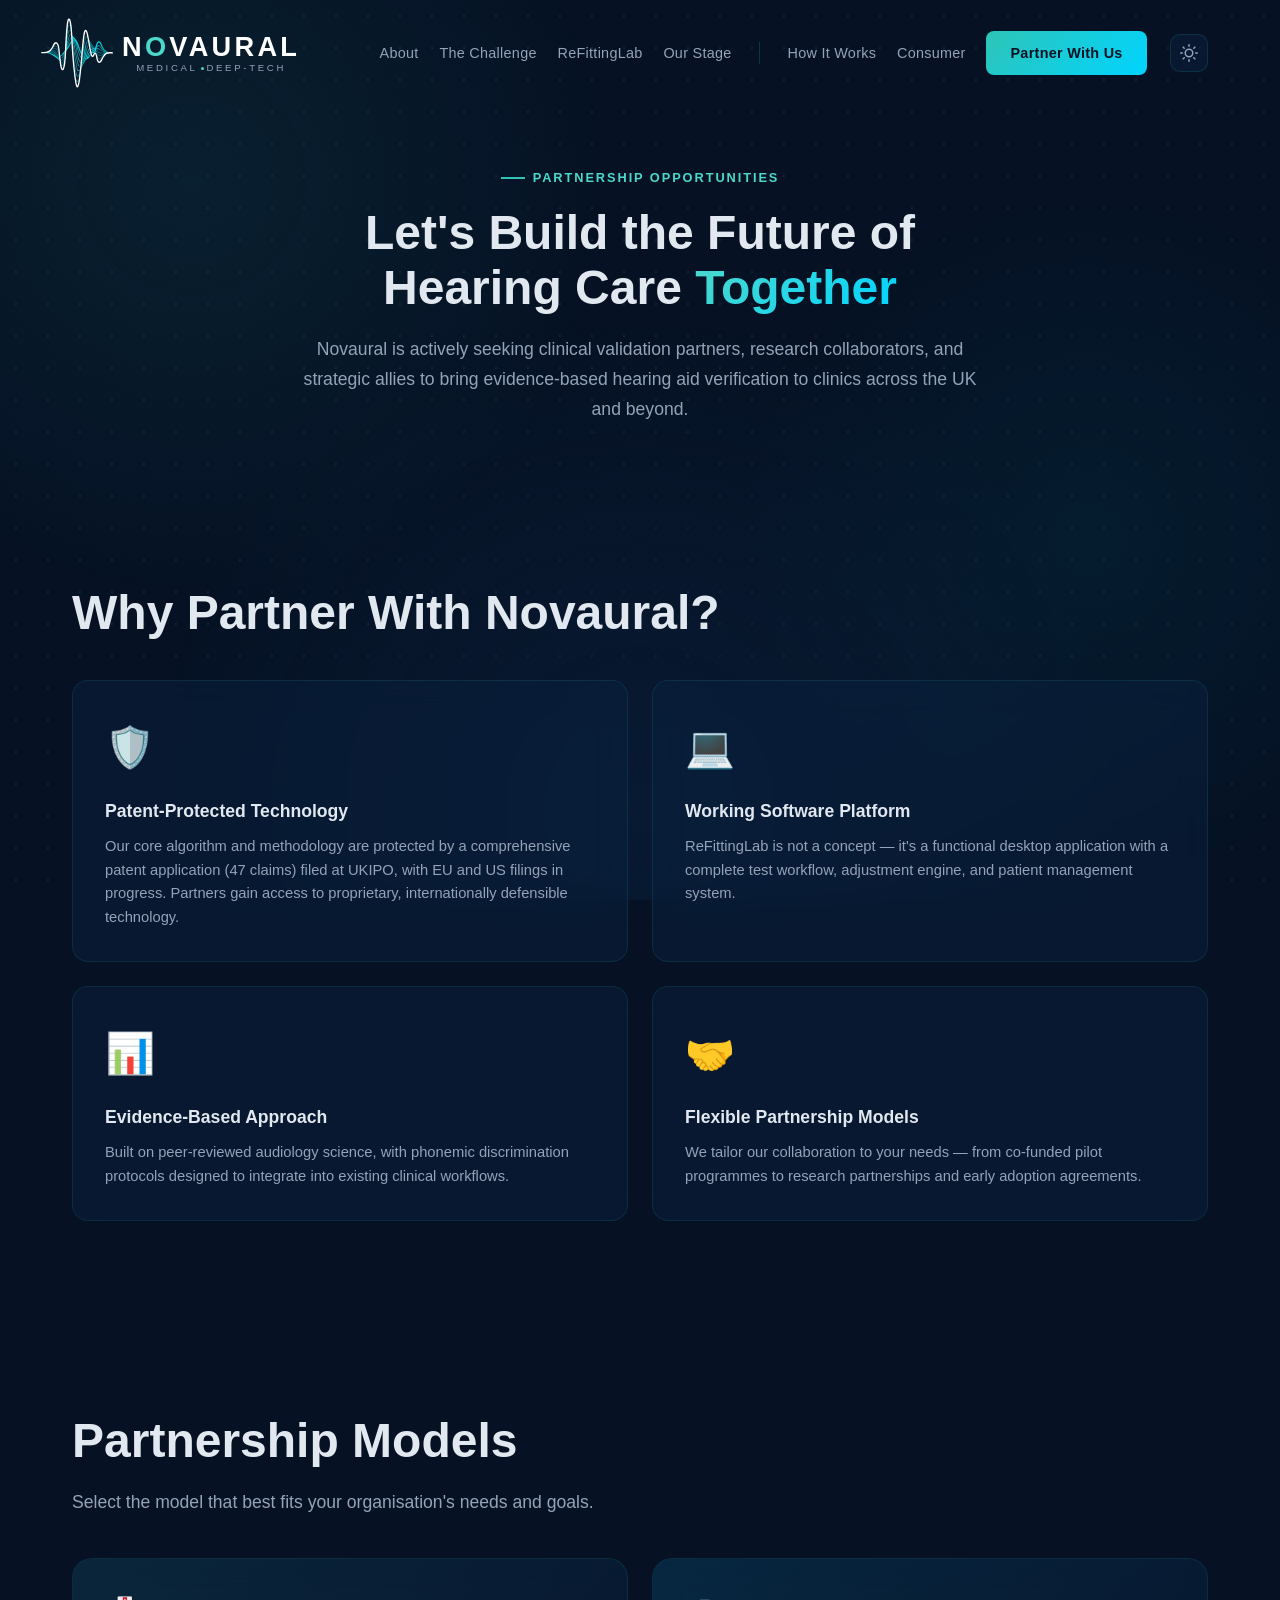
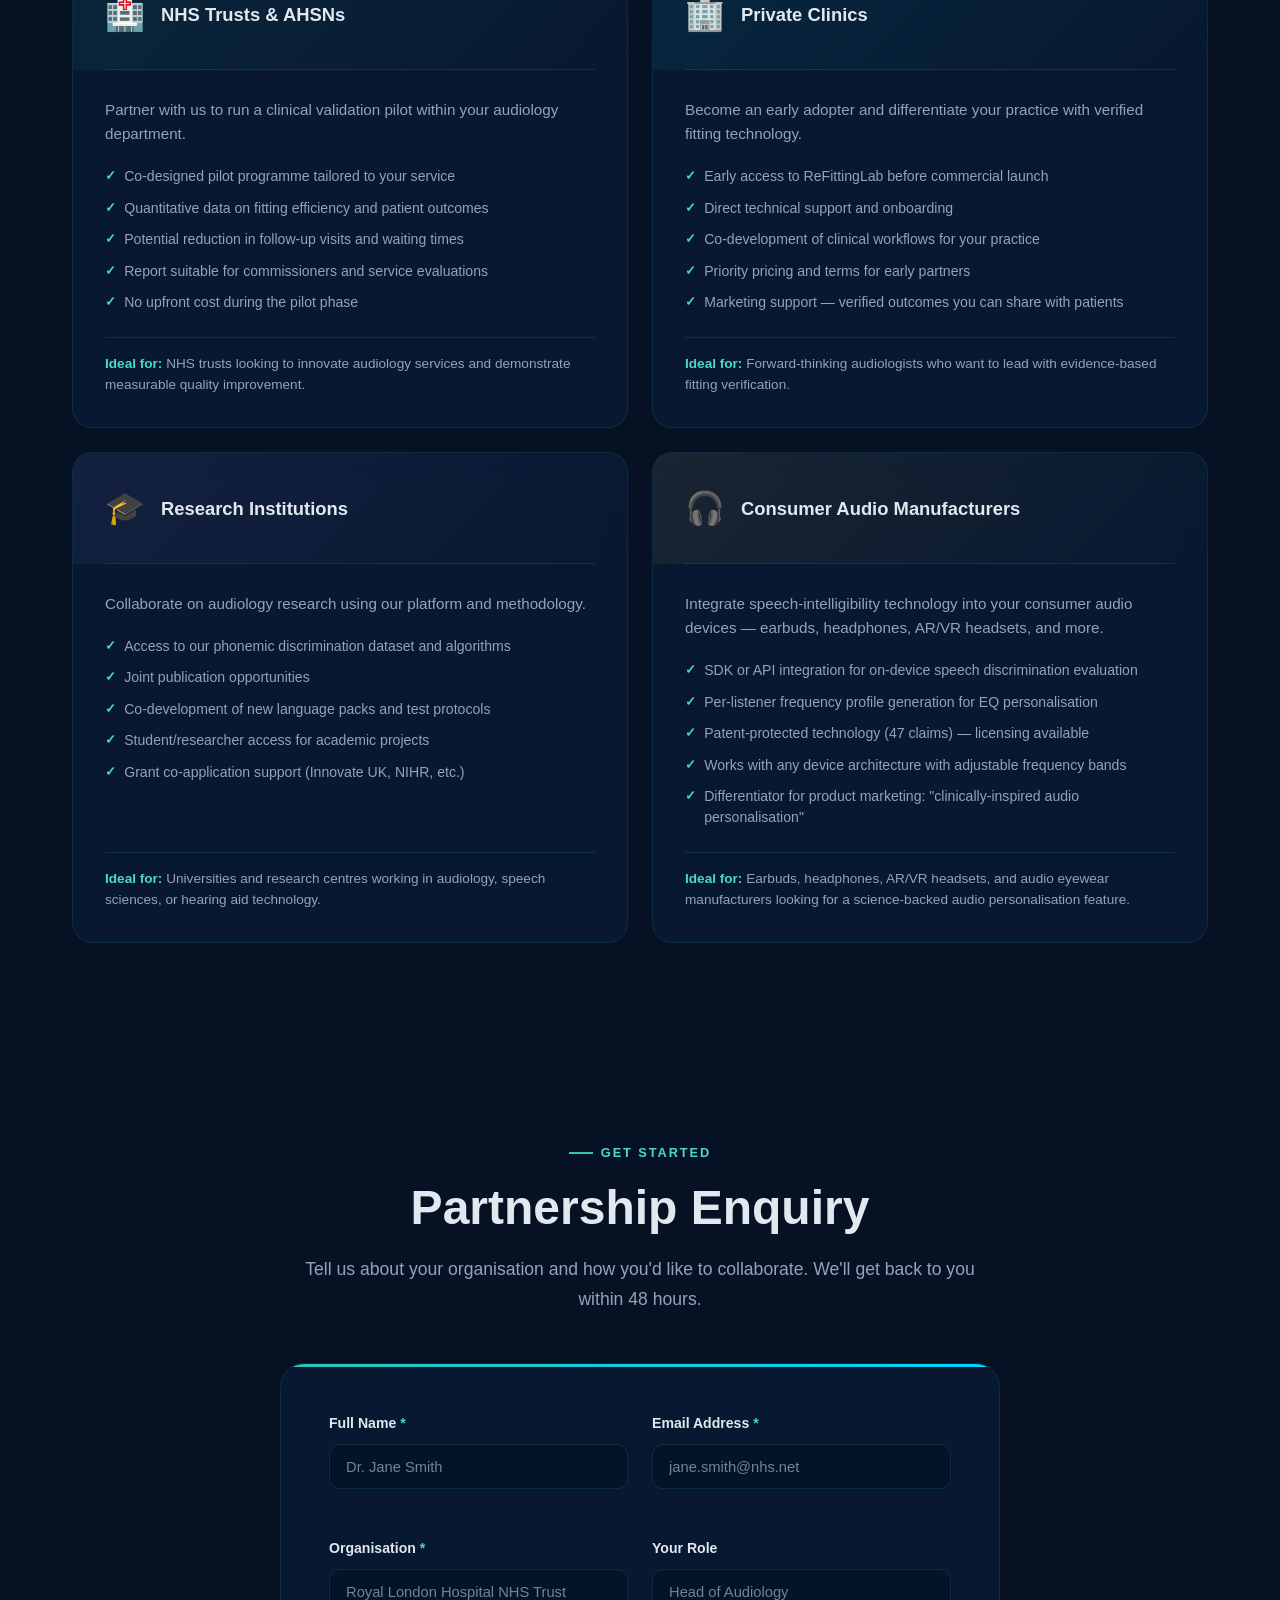
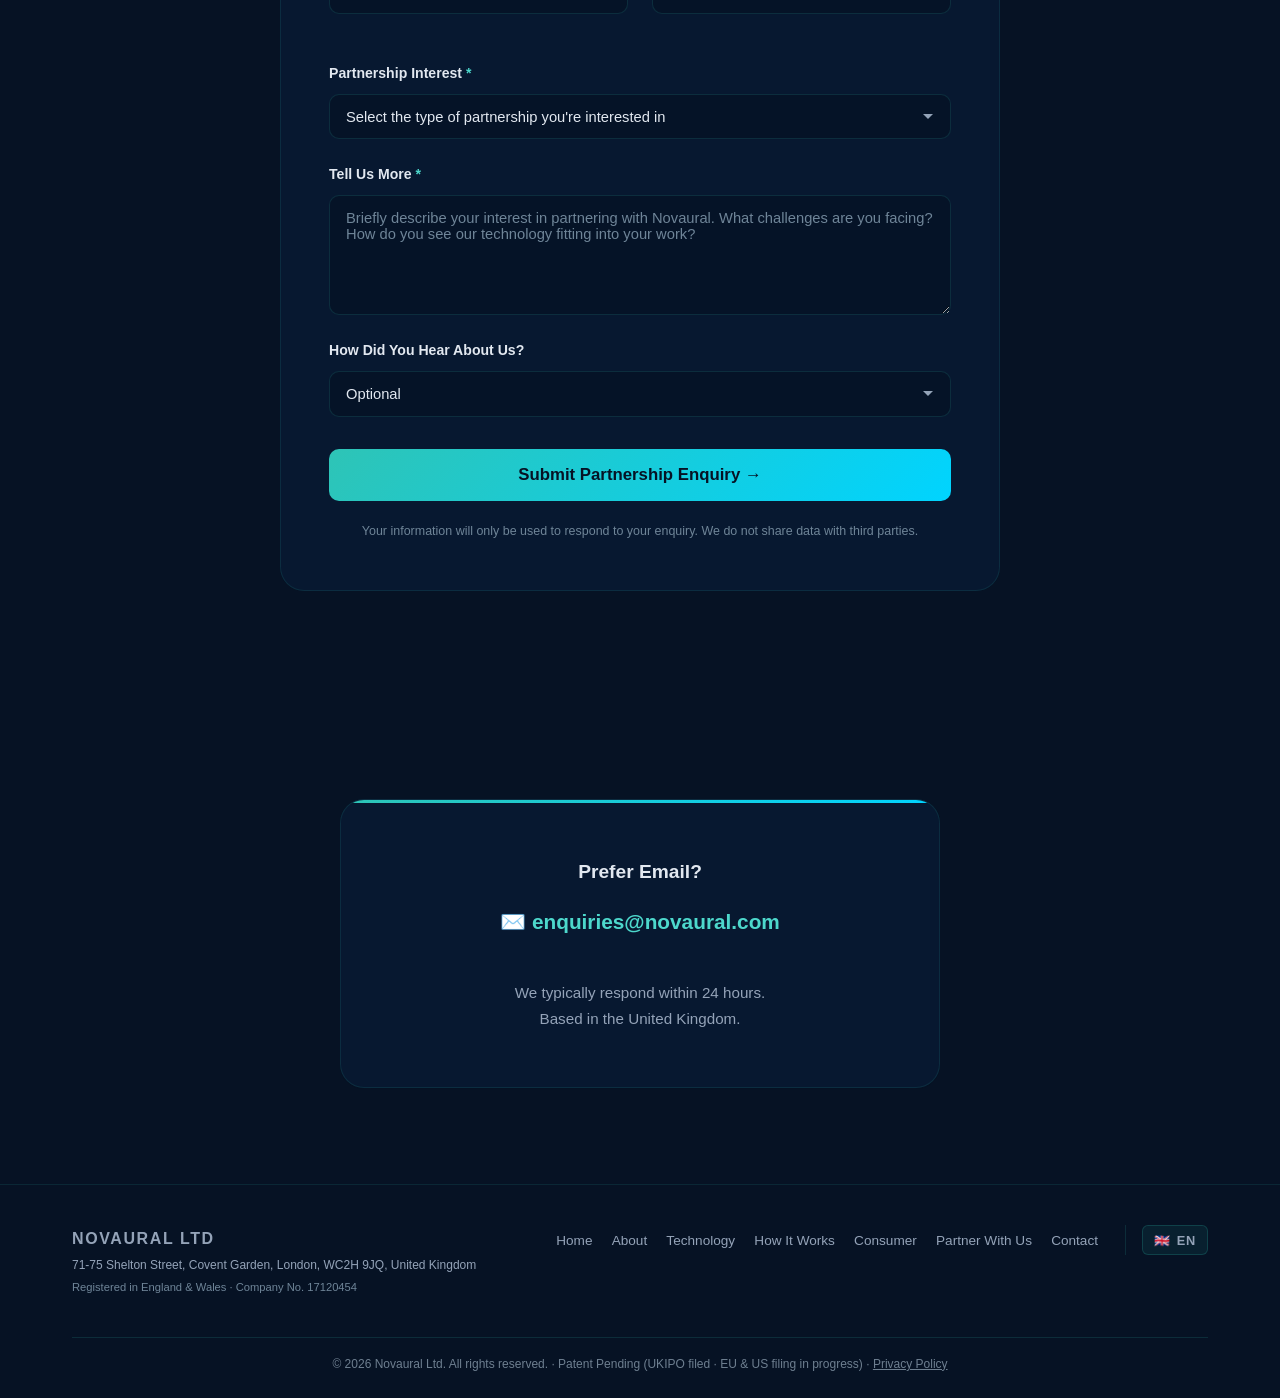
<file: collaborate.html>
<!DOCTYPE html>
<html lang="en">
<head>
  <meta charset="UTF-8">
  <meta name="viewport" content="width=device-width, initial-scale=1.0">
  <meta http-equiv="Content-Security-Policy" content="default-src 'self'; script-src 'self' https://static.cloudflareinsights.com 'unsafe-inline'; style-src 'self' https://fonts.googleapis.com 'unsafe-inline'; font-src https://fonts.gstatic.com; img-src 'self' data:; connect-src 'self' https://formspree.io https://cloudflareinsights.com; frame-src 'none';">
  <meta name="description" content="Clinical validation partnerships for hearing aid verification. Join NHS trusts, audiologists, and research institutions working with Novaural." data-i18n-meta="meta_desc_collab">
  <meta name="keywords" content="Novaural partnership, audiology clinical validation, NHS hearing aid technology, hearing clinic collaboration, audiology research, hearing aid verification partner, speech audiometry research, ReFittingLab trial, hearing aid fitting partnership, audiologist collaboration">
  <meta name="robots" content="index, follow">
  <title data-i18n-meta="meta_title_collab">Partner With Novaural | Audiology Clinical Validation</title>
  <link rel="icon" type="image/svg+xml" href="logo/favicon-wave-main.svg">
  <link rel="icon" type="image/x-icon" href="favicon.ico">
  <link rel="icon" type="image/png" sizes="32x32" href="logo/favicon-32x32.png">
  <link rel="icon" type="image/png" sizes="16x16" href="logo/favicon-16x16.png">
  <link rel="apple-touch-icon" sizes="180x180" href="apple-touch-icon.png">
  <link rel="canonical" href="https://novaural.com/collaborate.html">
  <link rel="alternate" hreflang="en" href="https://novaural.com/collaborate.html">
  <link rel="alternate" hreflang="x-default" href="https://novaural.com/collaborate.html">
  <!-- Open Graph -->
  <meta property="og:locale" content="en_GB">
  <meta property="og:type" content="website">
  <meta property="og:title" content="Partner With Novaural | Audiology Clinical Validation">
  <meta property="og:description" content="Clinical validation partnerships for hearing aid verification. Join NHS trusts, audiologists, and research institutions working with Novaural.">
  <meta property="og:url" content="https://novaural.com/collaborate.html">
  <meta property="og:image" content="https://novaural.com/assets/images/og_social_preview.png">
  <meta property="og:image:width" content="1200">
  <meta property="og:image:height" content="630">
  <meta property="og:site_name" content="Novaural">
  <!-- Twitter Card -->
  <meta name="twitter:card" content="summary_large_image">
  <meta name="twitter:title" content="Partner With Novaural | Audiology Clinical Validation">
  <meta name="twitter:description" content="Clinical validation partnerships for hearing aid verification. NHS trusts, audiologists, and research institutions.">
  <meta name="twitter:image" content="https://novaural.com/assets/images/og_social_preview.png">
  <!-- Structured Data -->
  <script type="application/ld+json">
  {
    "@context": "https://schema.org",
    "@graph": [
      {
        "@type": "ContactPage",
        "name": "Partner With Novaural — Audiology Clinical Validation",
        "description": "Explore clinical validation partnerships, research collaboration, and strategic partnership opportunities with Novaural for hearing aid verification technology.",
        "url": "https://novaural.com/collaborate.html",
        "mainEntity": { "@id": "https://novaural.com/collaborate.html#organization" },
        "publisher": { "@id": "https://novaural.com/collaborate.html#organization" }
      },
      {
        "@type": ["MedicalOrganization", "MedicalBusiness"],
        "@id": "https://novaural.com/collaborate.html#organization",
        "name": "Novaural Ltd",
        "url": "https://novaural.com",
        "logo": "https://novaural.com/logo/novaural_logo_dark.png",
        "description": "UK-registered medical deep-tech company seeking clinical validation partners, research collaborators, and strategic allies for hearing aid fitting verification technology.",
        "email": "enquiries@novaural.com",
        "medicalSpecialty": {
          "@type": "MedicalSpecialty",
          "name": "Otolaryngologic",
          "alternateName": "Audiology"
        },
        "address": {
          "@type": "PostalAddress",
          "streetAddress": "71-75 Shelton Street, Covent Garden",
          "addressLocality": "London",
          "postalCode": "WC2H 9JQ",
          "addressCountry": "GB"
        },
        "availableService": [
          {
            "@type": "MedicalProcedure",
            "name": "Clinical Validation Pilot Programme",
            "description": "Co-designed pilot programmes for NHS trusts and private clinics to validate the impact of phonemic discrimination-based hearing aid verification on fitting efficiency, follow-up rates, and patient outcomes.",
            "procedureType": "https://schema.org/DiagnosticProcedure",
            "relevantSpecialty": {
              "@type": "MedicalSpecialty",
              "name": "Otolaryngologic"
            }
          },
          {
            "@type": "MedicalTherapy",
            "name": "Hearing Aid Fitting Verification",
            "description": "Objective verification of hearing aid fittings using phoneme discrimination testing and per-band gain adjustment algorithms, designed to reduce follow-up visits and improve patient outcomes.",
            "relevantSpecialty": {
              "@type": "MedicalSpecialty",
              "name": "Otolaryngologic"
            }
          }
        ],
        "knowsAbout": [
          "clinical validation in audiology",
          "hearing aid fitting verification",
          "NHS audiology services",
          "speech audiometry research",
          "phoneme discrimination protocols",
          "audiology partnership models"
        ]
      },
      {
        "@type": "Service",
        "name": "Audiology Research and Clinical Partnership Programme",
        "alternateName": ["Hearing Aid Verification Partnership", "Audiology Pilot Programme"],
        "description": "Partnership opportunities for audiologists, hearing aid dispensers, audiology clinics, NHS trusts, and university audiology departments to collaborate on clinical validation of hearing aid fitting verification technology using phoneme discrimination testing.",
        "provider": { "@id": "https://novaural.com/collaborate.html#organization" },
        "serviceType": "Audiology Clinical Validation",
        "category": "Audiology Research",
        "audience": {
          "@type": "Audience",
          "audienceType": "Audiologists and hearing care professionals",
          "name": "Audiologists",
          "description": "Audiologists, hearing aid dispensers, ENT specialists, NHS audiology departments, university audiology programmes, private hearing clinics, and hearing aid manufacturers"
        },
        "areaServed": "United Kingdom and international",
        "availableChannel": {
          "@type": "ServiceChannel",
          "serviceUrl": "https://novaural.com/collaborate.html",
          "name": "Partnership enquiry form"
        }
      },
      {
        "@type": "DefinedTerm",
        "name": "Audiology Clinic",
        "alternateName": ["Hearing Clinic", "Hearing Centre", "Audiology Department"],
        "description": "A healthcare facility staffed by audiologists that provides hearing assessments, hearing aid fittings, tinnitus management, and aural rehabilitation services. Audiology clinics operate within NHS trusts, private practices, and university hospitals.",
        "inDefinedTermSet": {
          "@type": "DefinedTermSet",
          "name": "Healthcare Facilities"
        }
      },
      {
        "@type": "DefinedTerm",
        "name": "Hearing Aid Dispenser",
        "alternateName": ["Hearing Instrument Specialist", "Hearing Care Professional"],
        "description": "A qualified professional who selects, fits, and adjusts hearing aids for patients with hearing loss. Hearing aid dispensers work alongside audiologists in hearing clinics and retail settings.",
        "inDefinedTermSet": {
          "@type": "DefinedTermSet",
          "name": "Healthcare Professions"
        }
      }
    ]
  }
  </script>
  <!-- Google Fonts: async load (non-render-blocking for LCP) -->
  <link rel="preconnect" href="https://fonts.googleapis.com">
  <link rel="preconnect" href="https://fonts.gstatic.com" crossorigin>
  <link rel="preload" as="style" href="https://fonts.googleapis.com/css2?family=Inter:wght@400;600&display=swap">
  <link rel="stylesheet" href="https://fonts.googleapis.com/css2?family=Inter:wght@400;500;600;700;800&display=swap" media="print" onload="this.media='all'">
  <link rel="stylesheet" href="https://fonts.googleapis.com/css2?family=Montserrat:wght@500;600;700;800&display=swap" media="print" onload="this.media='all'">
  <noscript>
    <link rel="stylesheet" href="https://fonts.googleapis.com/css2?family=Inter:wght@400;500;600;700;800&display=swap">
    <link rel="stylesheet" href="https://fonts.googleapis.com/css2?family=Montserrat:wght@500;600;700;800&display=swap">
  </noscript>
  <!-- No-JS fallback: make all animated elements visible when JS is disabled -->

<!-- [CRITICAL-CSS-START] -->
  <!-- Critical CSS (above-the-fold) - inlined for instant FCP -->
  <style>:root{--navy-900:#061224;--navy-800:#0B2545;--teal-500:#2EC4B6;--teal-400:#4DD8CC;--cyan-accent:#00D4FF;--white:#FFFFFF;--gray-300:#CBD5E1;--gray-400:#94A3B8;--gray-500:#6F8598;--gray-600:#6E7F90;--text-primary:#E2E8F0;--text-secondary:#94A3B8;--text-accent:var(--teal-400);--text-on-teal:var(--navy-900);--text-muted:var(--gray-600);--text-logo:var(--white);--text-logo-sub:var(--gray-400);--bg-primary:var(--navy-900);--bg-navbar:rgba(6,18,36,0.92);--bg-navbar-mobile:rgba(6,18,36,0.98);--bg-teal-subtle:rgba(46,196,182,0.04);--bg-teal-light:rgba(46,196,182,0.08);--bg-teal-medium:rgba(46,196,182,0.15);--border-subtle:rgba(46,196,182,0.15);--border-glow:rgba(46,196,182,0.35);--border-teal-soft:rgba(46,196,182,0.1);--border-teal-med:rgba(46,196,182,0.2);--border-teal-strong:rgba(46,196,182,0.25);--glass-bg:rgba(11,37,69,0.4);--glass-border:rgba(46,196,182,0.12);--glass-shadow:0 8px 32px rgba(0,0,0,0.3);--shadow-card:rgba(0,0,0,0.2);--shadow-overlay:rgba(0,0,0,0.4);--glow-teal:rgba(46,196,182,0.4);--glow-teal-med:rgba(46,196,182,0.3);--glow-teal-subtle:rgba(46,196,182,0.15);--glow-teal-faint:rgba(46,196,182,0.08);--glow-teal-micro:rgba(46,196,182,0.06);--glow-teal400:rgba(77,216,204,0.5);--glow-teal400-soft:rgba(77,216,204,0.3);--glow-teal400-faint:rgba(77,216,204,0.2);--dot-grid-color:rgba(77,216,204,0.10);--orb-teal:rgba(46,196,182,0.08);--orb-cyan:rgba(0,212,255,0.05);--orb-navy:rgba(15,52,96,0.25);--section-padding:6rem 0;--container-max:1200px;--font-family:'Inter',-apple-system,BlinkMacSystemFont,sans-serif;}[data-theme="light"]{--text-primary:#1E293B;--text-secondary:#475569;--text-accent:#0F766E;--text-on-teal:#FFFFFF;--text-muted:#94A3B8;--text-logo:#1E293B;--text-logo-sub:#64748B;--bg-primary:#EFF3F8;--bg-navbar:rgba(241,245,250,0.95);--bg-navbar-mobile:rgba(241,245,250,0.98);--bg-teal-subtle:rgba(15,118,110,0.04);--bg-teal-light:rgba(15,118,110,0.07);--bg-teal-medium:rgba(15,118,110,0.12);--border-subtle:rgba(15,118,110,0.18);--border-glow:rgba(15,118,110,0.35);--border-teal-soft:rgba(15,118,110,0.12);--border-teal-med:rgba(15,118,110,0.22);--border-teal-strong:rgba(15,118,110,0.28);--glass-bg:rgba(255,255,255,0.75);--glass-border:rgba(15,118,110,0.15);--glass-shadow:0 4px 24px rgba(15,23,42,0.08),0 1px 3px rgba(15,23,42,0.06);--shadow-card:0 2px 12px rgba(15,23,42,0.07),0 1px 3px rgba(15,23,42,0.05);--shadow-overlay:rgba(15,23,42,0.15);--glow-teal:rgba(15,118,110,0.22);--glow-teal-med:rgba(15,118,110,0.16);--glow-teal-subtle:rgba(15,118,110,0.10);--glow-teal-faint:rgba(15,118,110,0.06);--glow-teal-micro:rgba(15,118,110,0.04);--glow-teal400:rgba(15,118,110,0.30);--glow-teal400-soft:rgba(15,118,110,0.18);--glow-teal400-faint:rgba(15,118,110,0.12);--dot-grid-color:rgba(15,118,110,0.06);--orb-teal:rgba(15,118,110,0.05);--orb-cyan:rgba(0,180,216,0.04);--orb-navy:rgba(203,213,225,0.5);--navy-900:#1E293B;--navy-800:#FFFFFF;--gray-400:#64748B;--gray-500:#475569;--gray-600:#5B6B80;--white:#1E293B;--teal-500:#0F766E;--teal-400:#0D9488;--cyan-accent:#0891B2;}.no-transitions,.no-transitions *{transition:none !important;}*,*::before,*::after{margin:0;padding:0;box-sizing:border-box;}html{scroll-behavior:smooth;font-size:16px;-webkit-text-size-adjust:100%;text-size-adjust:100%;overflow-x:hidden;}body{font-family:var(--font-family);background:var(--bg-primary);color:var(--text-primary);line-height:1.7;overflow-x:hidden;overflow-wrap:break-word;-webkit-font-smoothing:antialiased;}body::before{content:'';position:fixed;top:0;left:0;width:100%;height:100%;background-image:radial-gradient(circle,var(--dot-grid-color) 1px,transparent 1px);background-size:32px 32px;z-index:-2;pointer-events:none;}body::after{content:'';position:fixed;top:0;left:0;width:100%;height:100%;background:radial-gradient(ellipse 600px 600px at 15% 20%,var(--orb-teal) 0%,transparent 70%),radial-gradient(ellipse 500px 500px at 85% 60%,var(--orb-cyan) 0%,transparent 70%),radial-gradient(ellipse 700px 700px at 50% 90%,var(--orb-navy) 0%,transparent 70%);z-index:-1;pointer-events:none;}[data-theme="light"] body::before{background-image:linear-gradient(rgba(15,118,110,0.04) 1px,transparent 1px),linear-gradient(90deg,rgba(15,118,110,0.04) 1px,transparent 1px);background-size:40px 40px;}.container{max-width:var(--container-max);margin:0 auto;padding:0 2rem;}.navbar{position:fixed;top:0;left:0;width:100%;z-index:1000;padding:1rem 0;transition:background-color 0.4s ease,padding 0.4s ease,backdrop-filter 0.4s ease;backdrop-filter:blur(0px);}.navbar.scrolled{background:var(--bg-navbar);backdrop-filter:blur(20px);border-bottom:1px solid var(--glass-border);padding:0.6rem 0;}.nav-content{display:flex;align-items:center;justify-content:space-between;max-width:var(--container-max);margin:0 auto;padding:0 2rem 0 0;}.nav-logo{display:flex;align-items:center;gap:0.5rem;text-decoration:none;color:var(--white);margin-right:4rem;}.nav-logo img{height:74px;width:auto;transition:transform 0.4s ease,filter 0.4s ease;}.nav-logo-svg{height:74px;width:auto;color:var(--text-logo);transition:transform 0.4s ease,filter 0.4s ease,color 0.3s ease;will-change:transform,filter;}.nav-logo-text{display:flex;flex-direction:column;line-height:1;}.nav-logo-brand{font-family:'Montserrat',sans-serif;font-size:1.7rem;font-weight:700;letter-spacing:0.12em;color:var(--text-logo);display:flex;align-items:center;}.nav-logo-brand .logo-o{color:var(--teal-400);display:inline-block;}.nav-logo-sub{font-family:'Montserrat',sans-serif;font-size:0.6rem;font-weight:500;letter-spacing:0.28em;color:var(--text-logo-sub);margin-top:3px;text-align:center;}.nav-logo-sub .sub-dot{display:inline-block;width:3px;height:3px;border-radius:50%;background:var(--teal-400);vertical-align:middle;margin:0 0.3em;}.nav-links{display:flex;list-style:none;gap:1.3rem;align-items:center;}.nav-links a{color:var(--text-secondary);text-decoration:none;font-size:0.9rem;font-weight:500;letter-spacing:0.02em;position:relative;display:inline-block;}.nav-links a::after{content:'';position:absolute;bottom:-4px;left:0;width:0;height:2px;background:var(--teal-500);}.nav-links .nav-cta{background:linear-gradient(135deg,var(--teal-500),var(--cyan-accent));color:var(--text-on-teal);padding:0.6rem 1.5rem;border-radius:8px;font-weight:600;white-space:nowrap;}.nav-links .nav-cta::after{display:none;}.nav-toggle{display:none;flex-direction:column;align-items:center;justify-content:center;gap:5px;cursor:pointer;background:none;border:none;padding:4px;min-width:44px;min-height:44px;}.nav-toggle span{display:block;width:24px;height:2px;background:var(--text-primary);border-radius:2px;}.lang-selector-container{display:flex;align-items:center;margin-left:0.5rem;padding-left:1rem;border-left:1px solid var(--border-subtle);}.scroll-progress{position:absolute;top:100%;left:0;height:3px;background:linear-gradient(90deg,var(--teal-400),var(--cyan-accent));width:0%;z-index:1;pointer-events:none;}.hero{min-height:100vh;min-height:100dvh;display:flex;align-items:center;justify-content:center;text-align:center;position:relative;padding:8rem 2rem 6rem;overflow:hidden;}.hero::before{content:'';position:absolute;top:50%;left:50%;width:800px;height:800px;transform:translate(-50%,-50%);background:radial-gradient(circle,var(--glow-teal-micro) 0%,transparent 70%);animation:heroGlow 8s ease-in-out infinite;pointer-events:none;}.hero-waveforms{position:absolute;top:0;left:0;width:100%;height:100%;pointer-events:none;overflow:hidden;}.waveform{position:absolute;width:200%;height:40%;}.waveform-1{top:25%;animation:waveScroll 18s linear infinite;}.waveform-2{top:45%;animation:waveScroll 14s linear infinite reverse;}.waveform-3{top:60%;animation:waveScroll 22s linear infinite;}.hero-content{max-width:800px;z-index:1;will-change:transform,opacity;}.hero-badge{display:inline-flex;align-items:center;gap:0.5rem;background:var(--glass-bg);border:1px solid var(--glass-border);border-radius:50px;padding:0.5rem 1.25rem;font-size:0.85rem;color:var(--teal-400);margin-bottom:2rem;backdrop-filter:blur(10px);animation:fadeInUp 0.8s ease;}.hero-badge .dot{width:8px;height:8px;background:var(--teal-500);border-radius:50%;animation:pulse-dot 2s infinite;}.hero h1{font-size:clamp(2.5rem,6vw,4.2rem);font-weight:800;line-height:1.1;margin-bottom:1.5rem;animation:heroSlideUp 0.6s ease both;}.hero h1 .gradient-text{background:linear-gradient(135deg,var(--teal-400),var(--cyan-accent));-webkit-background-clip:text;-webkit-text-fill-color:transparent;background-clip:text;}.gradient-text{background:linear-gradient(135deg,var(--teal-400),var(--cyan-accent));-webkit-background-clip:text;-webkit-text-fill-color:transparent;background-clip:text;}.hero-subtitle{font-size:1.2rem;color:var(--text-secondary);margin-bottom:2.5rem;max-width:600px;margin-left:auto;margin-right:auto;animation:fadeInUp 0.8s ease 0.2s both;}.hero-cta{display:flex;gap:1rem;justify-content:center;flex-wrap:wrap;animation:fadeInUp 0.8s ease 0.3s both;}.hero-wave{position:absolute;bottom:0;left:0;width:100%;opacity:0.08;}.btn-primary{display:inline-flex;align-items:center;gap:0.5rem;background:linear-gradient(135deg,var(--teal-500),var(--cyan-accent));color:var(--text-on-teal);padding:0.9rem 2rem;border-radius:10px;text-decoration:none;font-weight:700;font-size:1rem;border:none;cursor:pointer;}.btn-secondary{display:inline-flex;align-items:center;gap:0.5rem;background:transparent;color:var(--text-primary);padding:0.9rem 2rem;border-radius:10px;text-decoration:none;font-weight:600;font-size:1rem;border:1px solid var(--border-subtle);}section{padding:var(--section-padding);}.section-label{display:inline-flex;align-items:center;gap:0.5rem;font-size:0.8rem;font-weight:600;color:var(--teal-400);text-transform:uppercase;letter-spacing:0.15em;margin-bottom:1rem;}.section-label::before{content:'';width:24px;height:2px;background:var(--teal-500);}.section-title{font-size:clamp(2rem,4vw,3rem);font-weight:800;line-height:1.15;margin-bottom:1.25rem;}.section-subtitle{font-size:1.1rem;color:var(--text-secondary);max-width:680px;line-height:1.7;}.collab-hero{padding-top:10rem;padding-bottom:4rem;text-align:center;}.skip-link{position:absolute;top:-100%;left:0;z-index:10000;padding:0.8rem 1.5rem;background:var(--teal-400);color:var(--navy-900);font-weight:600;font-size:0.95rem;text-decoration:none;border-radius:0 0 8px 0;transition:top 0.15s ease;}.skip-link:focus{top:0;}@keyframes fadeInUp{from{opacity:0;transform:translateY(30px);}to{opacity:1;transform:translateY(0);}}@keyframes pulse-dot{0%,100%{opacity:1;}50%{opacity:0.4;}}@keyframes heroGlow{0%,100%{opacity:0.4;transform:translate(-50%,-50%) scale(1);}50%{opacity:1;transform:translate(-50%,-50%) scale(1.3);}}@keyframes waveScroll{0%{transform:translateX(0);}100%{transform:translateX(-50%);}}@keyframes heroSlideUp{from{transform:translateY(20px);}to{transform:translateY(0);}}.fade-in{opacity:0;transform:translateY(40px);}@media (max-width:1200px){.nav-links{gap:1rem;}.nav-links a{font-size:0.82rem;}.nav-cta{padding:0.5rem 1rem;font-size:0.82rem;}.nav-logo-brand{font-size:1.4rem;}.nav-logo-sub{font-size:0.5rem;}.nav-logo img{height:40px;}.nav-logo{margin-right:1rem;}}@media (max-width:1024px){.nav-links{gap:0.6rem;}.nav-links a{font-size:0.78rem;}.nav-cta{padding:0.45rem 0.8rem;font-size:0.78rem;}.nav-logo-brand{font-size:1.2rem;}.nav-logo-sub{font-size:0.45rem;}.nav-logo img{height:34px;}.nav-logo{margin-right:0.5rem;}}@media (max-width:900px){:root{--section-padding:4rem 0;}.nav-links{display:none;position:fixed;top:0;left:0;width:100%;height:100vh;height:100dvh;background:var(--bg-navbar-mobile);flex-direction:column;justify-content:center;gap:2rem;backdrop-filter:blur(20px);}.nav-links.active{display:flex;}.nav-links a{font-size:1.2rem;}.nav-toggle{display:flex;z-index:1001;}.hero{padding:7rem 1.5rem 4rem;}.collab-hero{padding-top:8rem;}}@media (max-width:480px){.hero h1{font-size:2rem;}.hero-subtitle{font-size:1rem;}.section-title{font-size:1.8rem;}}</style>
  <!-- Full CSS - async load (non-render-blocking) -->
  <link rel="preload" href="css/style.css" as="style" onload="this.rel='stylesheet'">
  <link rel="preload" href="css/animations.css" as="style" onload="this.rel='stylesheet'">
  <noscript>
    <link rel="stylesheet" href="css/style.css">
    <link rel="stylesheet" href="css/animations.css">
  </noscript>
<!-- [CRITICAL-CSS-END] -->
                                    <noscript><style>
    .fade-in,.fade-in-left,.fade-in-right,.slide-up,.slide-left,.slide-right,
    .scale-in,.glow-in,.draw-border,.pipe-node,.pipe-arrow,.safety-card,
    .algo-feature,.compat-card,.about-card,.outcome-col,.why-card,.detail-step,
    .compare-col,.gap-callout,.freq-bar,.wf-step{opacity:1!important;transform:none!important}
  </style></noscript>
</head>
<body>

  <a href="#main-content" class="skip-link" data-i18n="skip_to_main">Skip to main content</a>

  <!-- ============================================= -->
  <!-- NAVIGATION                                    -->
  <!-- ============================================= -->
  <nav class="navbar scrolled" id="navbar" aria-label="Main navigation">
    <div class="nav-content">
      <a href="index.html" class="nav-logo">
        <img src="logo/novaural_wave_icon.svg" alt="Novaural hearing aid verification technology" width="40" height="40">
        <div class="nav-logo-text">
          <span class="nav-logo-brand">N<span class="logo-o">O</span>VAURAL</span>
          <span class="nav-logo-sub">MEDICAL<span class="sub-dot"></span>DEEP-TECH</span>
        </div>
      </a>
      <ul class="nav-links" id="navLinks">
        <li><a href="index.html#about" data-i18n="nav_about">About</a></li>
        <li><a href="index.html#challenge" data-i18n="nav_challenge">The Challenge</a></li>
        <li><a href="index.html#product" data-i18n="nav_refittinglab">ReFittingLab</a></li>
        <li><a href="index.html#stage" data-i18n="nav_our_stage">Our Stage</a></li>
        <li class="nav-separator" aria-hidden="true"></li>
        <li><a href="how-it-works.html" data-i18n="nav_how_it_works">How It Works</a></li>
        <li><a href="beyond-clinical.html" data-i18n="nav_consumer">Consumer</a></li>
        <li><a href="collaborate.html" class="nav-cta" data-i18n="nav_partner">Partner With Us</a></li>
      </ul>
      <button class="nav-toggle" id="navToggle" aria-label="Toggle menu" aria-expanded="false">
        <span></span>
        <span></span>
        <span></span>
      </button>
    </div>
    <div class="scroll-progress" id="scrollProgress"></div>
  </nav>

  <main id="main-content">

  <!-- ============================================= -->
  <!-- COLLABORATE HERO                              -->
  <!-- ============================================= -->
  <section class="collab-hero" id="collab-hero">
    <div class="container">
      <span class="section-label" data-i18n="collab_label">Partnership Opportunities</span>
      <h1 class="section-title section-title--hero">
        <span data-i18n="collab_hero_title_1">Let's Build the Future of</span><br>
        <span data-i18n="collab_hero_title_2">Hearing Care </span><span class="gradient-text" data-i18n="collab_hero_gradient">Together</span>
      </h1>
      <p class="section-subtitle subtitle-centered max-w-720" data-i18n="collab_hero_subtitle">
        Novaural is actively seeking clinical validation partners, research collaborators, and strategic allies to bring evidence-based hearing aid verification to clinics across the UK and beyond.
      </p>
    </div>
  </section>

  <!-- ============================================= -->
  <!-- WHY PARTNER                                   -->
  <!-- ============================================= -->
  <section class="why-partner" id="why-partner">
    <div class="container">
      <h2 class="section-title section-title--md" data-i18n="collab_why_title">Why Partner With Novaural?</h2>

      <div class="why-partner-grid">
        <div class="why-card fade-in">
          <div class="card-icon">🛡️</div>
          <h3 data-i18n="collab_why1_title">Patent-Protected Technology</h3>
          <p data-i18n="collab_why1_text">Our core algorithm and methodology are protected by a comprehensive patent application (47 claims) filed at UKIPO, with EU and US filings in progress. Partners gain access to proprietary, internationally defensible technology.</p>
        </div>
        <div class="why-card fade-in">
          <div class="card-icon">💻</div>
          <h3 data-i18n="collab_why2_title">Working Software Platform</h3>
          <p data-i18n="collab_why2_text">ReFittingLab is not a concept — it's a functional desktop application with a complete test workflow, adjustment engine, and patient management system.</p>
        </div>
        <div class="why-card fade-in">
          <div class="card-icon">📊</div>
          <h3 data-i18n="collab_why3_title">Evidence-Based Approach</h3>
          <p data-i18n="collab_why3_text">Built on peer-reviewed audiology science, with phonemic discrimination protocols designed to integrate into existing clinical workflows.</p>
        </div>
        <div class="why-card fade-in">
          <div class="card-icon">🤝</div>
          <h3 data-i18n="collab_why4_title">Flexible Partnership Models</h3>
          <p data-i18n="collab_why4_text">We tailor our collaboration to your needs — from co-funded pilot programmes to research partnerships and early adoption agreements.</p>
        </div>
      </div>
    </div>
  </section>

  <!-- ============================================= -->
  <!-- PARTNERSHIP TYPES                             -->
  <!-- ============================================= -->
  <section class="partner-types-section" id="partnership-types">
    <div class="container">
      <h2 class="section-title section-title--md" data-i18n="collab_models_title">Partnership Models</h2>
      <p class="section-subtitle" data-i18n="collab_models_subtitle">Select the model that best fits your organisation's needs and goals.</p>

      <div class="collab-cards">
        <div class="collab-card fade-in-left">
          <div class="collab-card-header nhs">
            <span class="collab-card-icon">🏥</span>
            <h3 data-i18n="collab_nhs_title">NHS Trusts &amp; AHSNs</h3>
          </div>
          <div class="collab-card-body">
            <p class="collab-card-desc" data-i18n="collab_nhs_desc">Partner with us to run a clinical validation pilot within your audiology department.</p>
            <ul class="collab-list">
              <li data-i18n="collab_nhs_1">Co-designed pilot programme tailored to your service</li>
              <li data-i18n="collab_nhs_2">Quantitative data on fitting efficiency and patient outcomes</li>
              <li data-i18n="collab_nhs_3">Potential reduction in follow-up visits and waiting times</li>
              <li data-i18n="collab_nhs_4">Report suitable for commissioners and service evaluations</li>
              <li data-i18n="collab_nhs_5">No upfront cost during the pilot phase</li>
            </ul>
            <div class="collab-ideal" data-i18n-html="collab_nhs_ideal">
              <strong>Ideal for:</strong> NHS trusts looking to innovate audiology services and demonstrate measurable quality improvement.
            </div>
          </div>
        </div>

        <div class="collab-card fade-in">
          <div class="collab-card-header private">
            <span class="collab-card-icon">🏢</span>
            <h3 data-i18n="collab_private_title">Private Clinics</h3>
          </div>
          <div class="collab-card-body">
            <p class="collab-card-desc" data-i18n="collab_private_desc">Become an early adopter and differentiate your practice with verified fitting technology.</p>
            <ul class="collab-list">
              <li data-i18n="collab_private_1">Early access to ReFittingLab before commercial launch</li>
              <li data-i18n="collab_private_2">Direct technical support and onboarding</li>
              <li data-i18n="collab_private_3">Co-development of clinical workflows for your practice</li>
              <li data-i18n="collab_private_4">Priority pricing and terms for early partners</li>
              <li data-i18n="collab_private_5">Marketing support — verified outcomes you can share with patients</li>
            </ul>
            <div class="collab-ideal" data-i18n-html="collab_private_ideal">
              <strong>Ideal for:</strong> Forward-thinking audiologists who want to lead with evidence-based fitting verification.
            </div>
          </div>
        </div>

        <div class="collab-card fade-in-right">
          <div class="collab-card-header research">
            <span class="collab-card-icon">🎓</span>
            <h3 data-i18n="collab_research_title">Research Institutions</h3>
          </div>
          <div class="collab-card-body">
            <p class="collab-card-desc" data-i18n="collab_research_desc">Collaborate on audiology research using our platform and methodology.</p>
            <ul class="collab-list">
              <li data-i18n="collab_research_1">Access to our phonemic discrimination dataset and algorithms</li>
              <li data-i18n="collab_research_2">Joint publication opportunities</li>
              <li data-i18n="collab_research_3">Co-development of new language packs and test protocols</li>
              <li data-i18n="collab_research_4">Student/researcher access for academic projects</li>
              <li data-i18n="collab_research_5">Grant co-application support (Innovate UK, NIHR, etc.)</li>
            </ul>
            <div class="collab-ideal" data-i18n-html="collab_research_ideal">
              <strong>Ideal for:</strong> Universities and research centres working in audiology, speech sciences, or hearing aid technology.
            </div>
          </div>
        </div>

        <div class="collab-card fade-in">
          <div class="collab-card-header consumer">
            <span class="collab-card-icon">🎧</span>
            <h3 data-i18n="collab_consumer_title">Consumer Audio Manufacturers</h3>
          </div>
          <div class="collab-card-body">
            <p class="collab-card-desc" data-i18n="collab_consumer_desc">Integrate speech-intelligibility technology into your consumer audio devices — earbuds, headphones, AR/VR headsets, and more.</p>
            <ul class="collab-list">
              <li data-i18n="collab_consumer_1">SDK or API integration for on-device speech discrimination evaluation</li>
              <li data-i18n="collab_consumer_2">Per-listener frequency profile generation for EQ personalisation</li>
              <li data-i18n="collab_consumer_3">Patent-protected technology (47 claims) — licensing available</li>
              <li data-i18n="collab_consumer_4">Works with any device architecture with adjustable frequency bands</li>
              <li data-i18n="collab_consumer_5">Differentiator for product marketing: "clinically-inspired audio personalisation"</li>
            </ul>
            <div class="collab-ideal" data-i18n-html="collab_consumer_ideal">
              <strong>Ideal for:</strong> Earbuds, headphones, AR/VR headsets, and audio eyewear manufacturers looking for a science-backed audio personalisation feature.
            </div>
          </div>
        </div>
      </div>
    </div>
  </section>

  <!-- ============================================= -->
  <!-- ENQUIRY FORM                                  -->
  <!-- ============================================= -->
  <section class="enquiry-form-section" id="enquiry-form">
    <div class="container">
      <span class="section-label" data-i18n="collab_form_label">Get Started</span>
      <h2 class="section-title section-title--md" data-i18n="collab_form_title">Partnership Enquiry</h2>
      <p class="section-subtitle subtitle-centered max-w-600 mb-12" data-i18n="collab_form_subtitle">
        Tell us about your organisation and how you'd like to collaborate. We'll get back to you within 48 hours.
      </p>

      <div class="form-wrapper fade-in">
        <form id="partnerForm" action="https://formspree.io/f/xeepaekp" method="POST" class="partner-form">
          <!-- Hidden field for form identification -->
          <input type="hidden" name="_subject" value="New Partnership Enquiry — Novaural Website">
          <!-- Honeypot anti-spam: bots fill this, humans don't see it -->
          <input type="text" name="_gotcha" style="display:none" tabindex="-1" autocomplete="off">

          <div class="form-row">
            <div class="form-group">
              <label for="fullName" data-i18n-html="collab_form_name">Full Name <span class="required">*</span></label>
              <input type="text" id="fullName" name="name" required placeholder="Dr. Jane Smith" data-i18n-placeholder="collab_ph_name" autocomplete="name">
            </div>
            <div class="form-group">
              <label for="email" data-i18n-html="collab_form_email">Email Address <span class="required">*</span></label>
              <input type="email" id="email" name="email" required placeholder="jane.smith@nhs.net" data-i18n-placeholder="collab_ph_email" autocomplete="email">
            </div>
          </div>

          <div class="form-row">
            <div class="form-group">
              <label for="organisation" data-i18n-html="collab_form_org">Organisation <span class="required">*</span></label>
              <input type="text" id="organisation" name="organisation" required placeholder="Royal London Hospital NHS Trust" data-i18n-placeholder="collab_ph_org">
            </div>
            <div class="form-group">
              <label for="role" data-i18n="collab_form_role">Your Role</label>
              <input type="text" id="role" name="role" placeholder="Head of Audiology" data-i18n-placeholder="collab_ph_role">
            </div>
          </div>

          <div class="form-group full-width">
            <label for="partnerType" data-i18n-html="collab_form_interest">Partnership Interest <span class="required">*</span></label>
            <select id="partnerType" name="partnership_type" required>
              <option value="" disabled selected data-i18n-value="collab_form_select">Select the type of partnership you're interested in</option>
              <option value="nhs-pilot" data-i18n-value="collab_form_opt_nhs">NHS Clinical Validation Pilot</option>
              <option value="private-early-access" data-i18n-value="collab_form_opt_private">Private Clinic — Early Access</option>
              <option value="research" data-i18n-value="collab_form_opt_research">Research Collaboration</option>
              <option value="ahsn-innovation" data-i18n-value="collab_form_opt_ahsn">AHSN / Innovation Network</option>
              <option value="manufacturer" data-i18n-value="collab_form_opt_manufacturer">Hearing Aid Manufacturer</option>
              <option value="consumer-audio" data-i18n-value="collab_form_opt_consumer">Consumer Audio / Hearables</option>
              <option value="investor" data-i18n-value="collab_form_opt_investor">Strategic Investment</option>
              <option value="other" data-i18n-value="collab_form_opt_other">Other</option>
            </select>
          </div>

          <div class="form-group full-width">
            <label for="message" data-i18n-html="collab_form_message">Tell Us More <span class="required">*</span></label>
            <textarea id="message" name="message" rows="5" required placeholder="Briefly describe your interest in partnering with Novaural. What challenges are you facing? How do you see our technology fitting into your work?" data-i18n-placeholder="collab_ph_message"></textarea>
          </div>

          <div class="form-group full-width">
            <label for="howHeard" data-i18n="collab_form_how">How Did You Hear About Us?</label>
            <select id="howHeard" name="how_heard">
              <option value="" disabled selected data-i18n-value="collab_form_how_optional">Optional</option>
              <option value="email" data-i18n-value="collab_form_how_email">Direct email from Novaural</option>
              <option value="web-search" data-i18n-value="collab_form_how_web">Web search</option>
              <option value="referral" data-i18n-value="collab_form_how_referral">Referral / word of mouth</option>
              <option value="conference" data-i18n-value="collab_form_how_conference">Conference or event</option>
              <option value="linkedin" data-i18n-value="collab_form_how_linkedin">LinkedIn</option>
              <option value="ahsn" data-i18n-value="collab_form_how_ahsn">AHSN / Innovation Hub</option>
              <option value="other" data-i18n-value="collab_form_how_other">Other</option>
            </select>
          </div>

          <button type="submit" class="btn-primary form-submit" id="submitBtn" aria-label="Submit partnership enquiry form" data-i18n="collab_form_submit">
            Submit Partnership Enquiry →
          </button>

          <p class="form-disclaimer" data-i18n="collab_form_disclaimer">
            Your information will only be used to respond to your enquiry. We do not share data with third parties.
          </p>
        </form>

        <!-- Success message (hidden by default) -->
        <div class="form-success" id="formSuccess" style="display: none;" role="alert" aria-live="assertive">
          <div class="success-icon">✓</div>
          <h3 data-i18n="collab_form_success_title">Thank You!</h3>
          <p data-i18n="collab_form_success_text">Your partnership enquiry has been received. We'll review it and get back to you within 48 hours.</p>
          <a href="index.html" class="btn-secondary mt-6" data-i18n="collab_form_success_back">← Back to Homepage</a>
        </div>
      </div>
    </div>
  </section>

  <!-- ============================================= -->
  <!-- DIRECT CONTACT FALLBACK                       -->
  <!-- ============================================= -->
  <section class="contact pt-16" id="direct-contact">
    <div class="container">
      <div class="contact-card fade-in">
        <h3 class="card-title" data-i18n="collab_email_title">Prefer Email?</h3>
        <a href="mailto:enquiries@novaural.com" class="contact-email" id="contact-email">
          ✉️ enquiries@novaural.com
        </a>
        <p class="contact-note">
          <span data-i18n="contact_note_1">We typically respond within 24 hours.</span><br>
          <span data-i18n="contact_note_2">Based in the United Kingdom.</span>
        </p>
      </div>
    </div>
  </section>

  </main>

  <!-- ============================================= -->
  <!-- FOOTER                                        -->
  <!-- ============================================= -->
  <footer class="footer">
    <div class="container">
      <div class="footer-content">
        <div class="footer-brand">
          <div class="footer-logo">
            <span>Novaural Ltd</span>
          </div>
          <div class="footer-company-info">
            <address class="footer-address" data-i18n="footer_address">71-75 Shelton Street, Covent Garden, London, WC2H 9JQ, United Kingdom</address>
            <div class="footer-reg" data-i18n="footer_reg">Registered in England &amp; Wales · Company No. 17120454</div>
          </div>
        </div>
        <div class="footer-links">
          <a href="index.html" data-i18n="footer_home">Home</a>
          <a href="index.html#about" data-i18n="footer_about">About</a>
          <a href="index.html#product" data-i18n="footer_technology">Technology</a>
          <a href="how-it-works.html" data-i18n="footer_how_it_works">How It Works</a>
          <a href="beyond-clinical.html" data-i18n="footer_consumer">Consumer</a>
          <a href="collaborate.html" data-i18n="footer_partner">Partner With Us</a>
          <a href="index.html#contact" data-i18n="footer_contact">Contact</a>
          <div class="lang-selector-container"></div>
        </div>
        <div class="footer-legal" data-i18n-html="footer_legal">
          &copy; 2026 Novaural Ltd. All rights reserved. &middot; Patent Pending (UKIPO filed &middot; EU &amp; US filing in progress) &middot; <a href="privacy.html" class="footer-privacy-link">Privacy Policy</a>
        </div>
      </div>
    </div>
  </footer>

  <script defer src="js/i18n.js"></script>
  <script defer src="js/main.js"></script>
  <script>
    // Form handling
    const form = document.getElementById('partnerForm');
    const successMsg = document.getElementById('formSuccess');
    const submitBtn = document.getElementById('submitBtn');

    if (form) {
      const mailtoFallback = () => {
        const data = new FormData(form);
        const subject = encodeURIComponent('Partnership Enquiry — ' + data.get('organisation'));
        const body = encodeURIComponent(
          `Name: ${data.get('name')}\nOrganisation: ${data.get('organisation')}\nRole: ${data.get('role')}\nPartnership Type: ${data.get('partnership_type')}\n\n${data.get('message')}`
        );
        window.location.href = `mailto:enquiries@novaural.com?subject=${subject}&body=${body}`;
        submitBtn.textContent = window.novauralI18n ? window.novauralI18n.t('collab_form_submit', 'Submit Partnership Enquiry →') : 'Submit Partnership Enquiry →';
        submitBtn.disabled = false;
      };

      form.addEventListener('submit', async (e) => {
        e.preventDefault();
        submitBtn.textContent = window.novauralI18n ? window.novauralI18n.t('collab_form_sending', 'Sending...') : 'Sending...';
        submitBtn.disabled = true;

        try {
          const response = await fetch(form.action, {
            method: 'POST',
            body: new FormData(form),
            headers: { 'Accept': 'application/json' }
          });

          if (response.ok) {
            form.style.display = 'none';
            successMsg.style.display = 'block';
          } else {
            mailtoFallback();
          }
        } catch (err) {
          mailtoFallback();
        }
      });
    }
  </script>
  <!-- Cloudflare Web Analytics --><script defer src='https://static.cloudflareinsights.com/beacon.min.js' data-cf-beacon='{"token": "16296de92a204e909d55c9422b0a4587"}'></script><!-- End Cloudflare Web Analytics -->
</body>
</html>
</file>
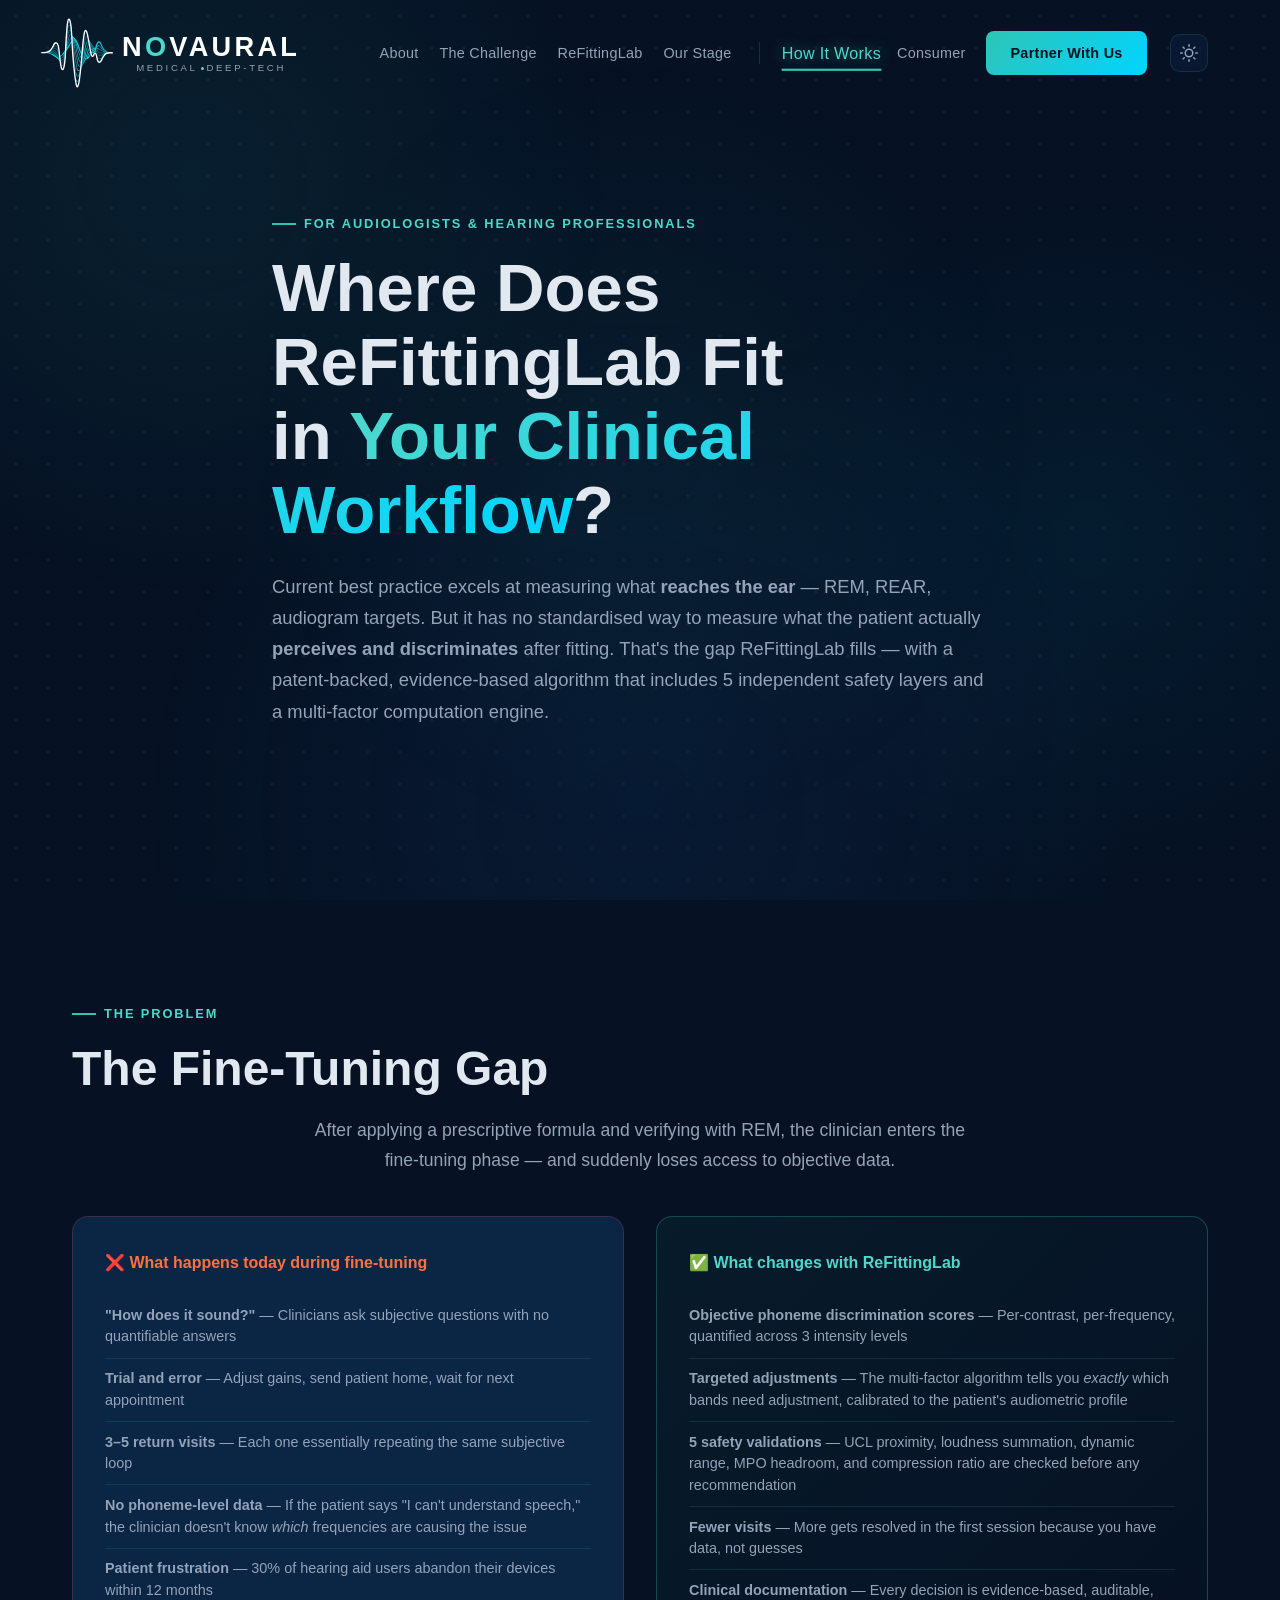
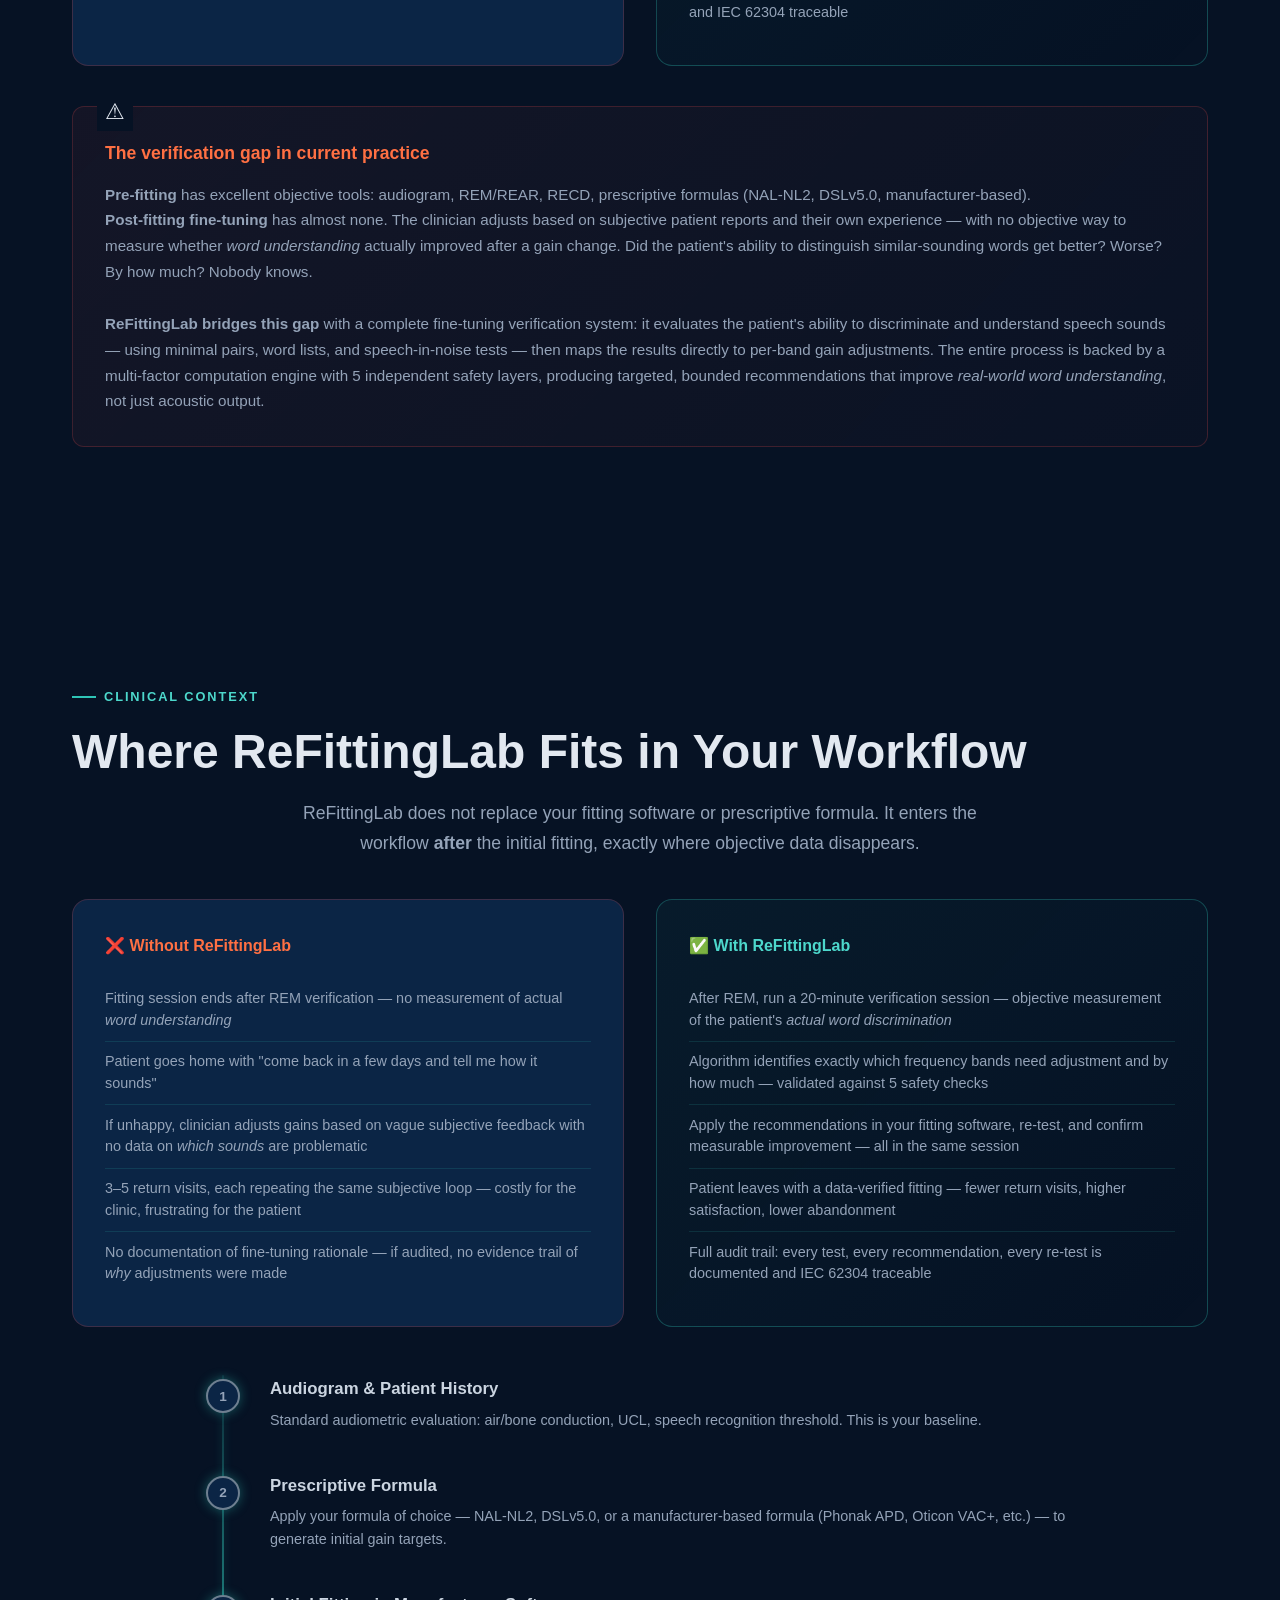
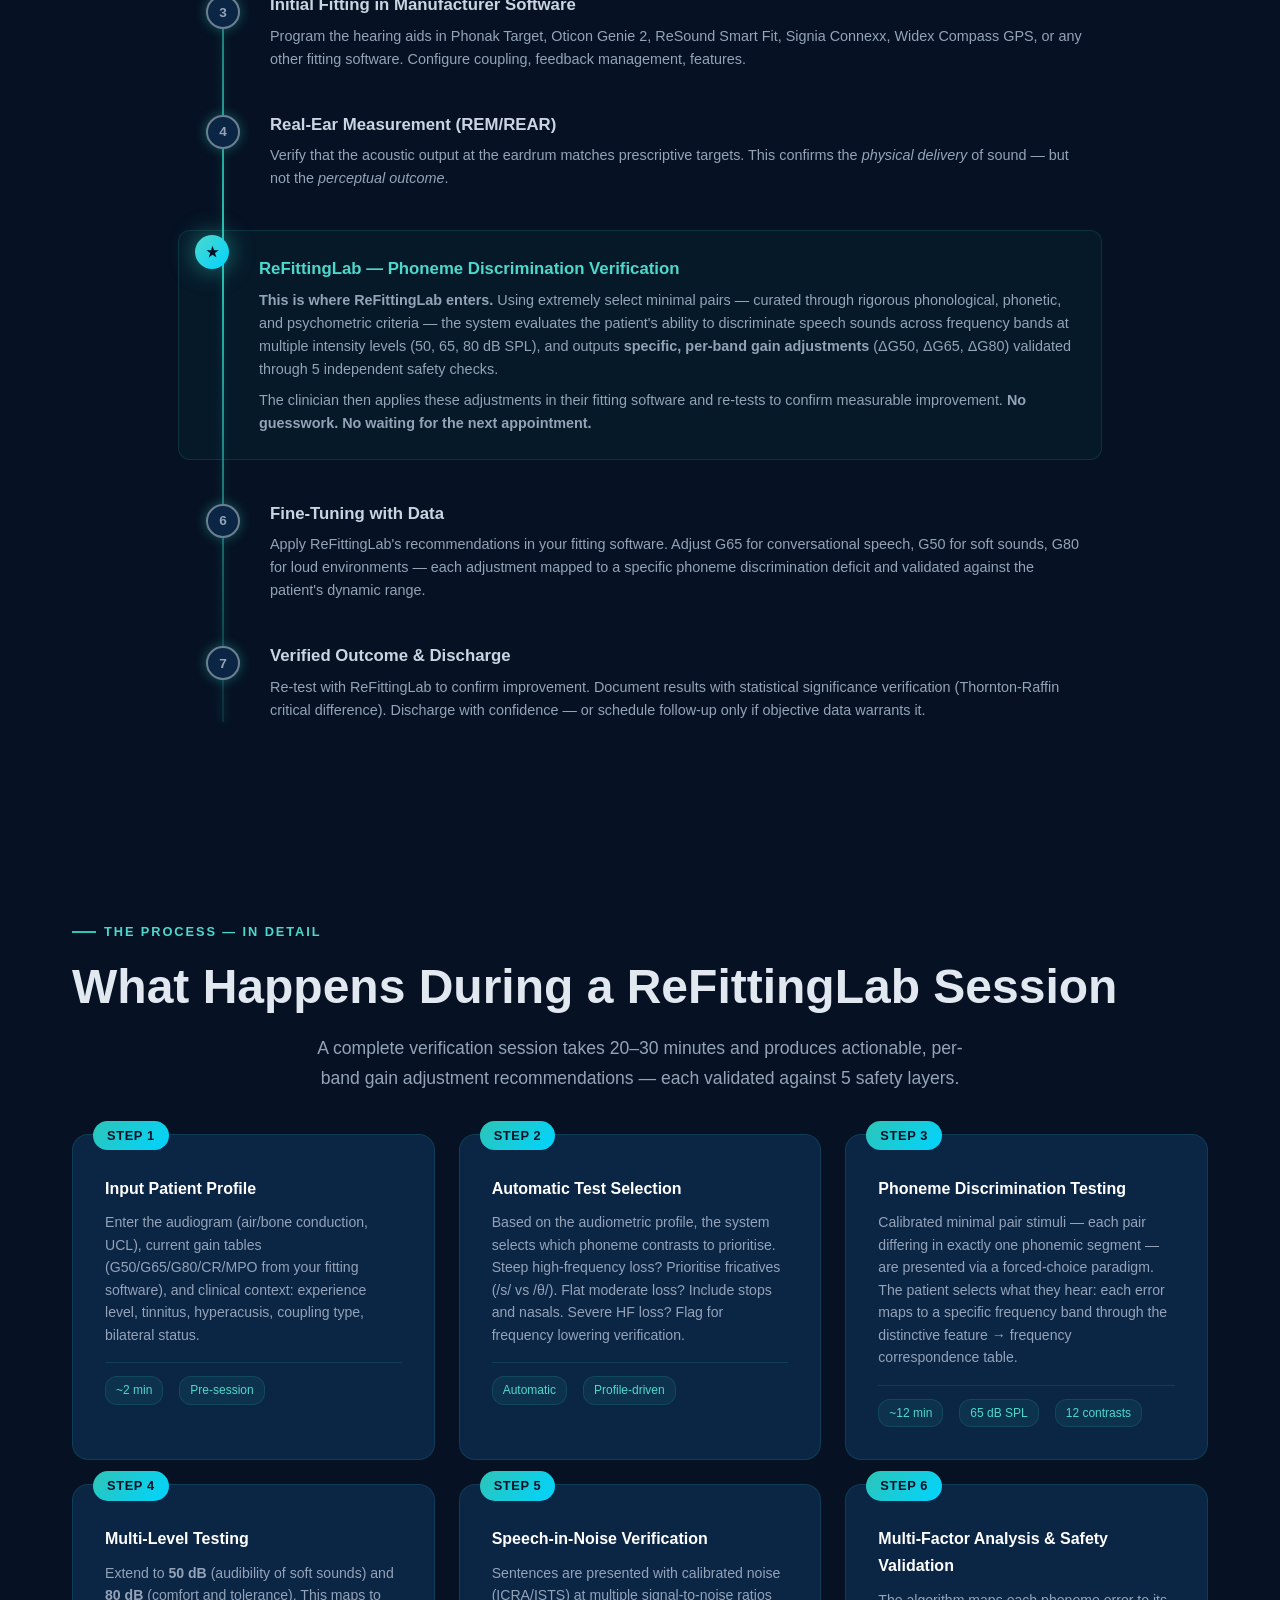
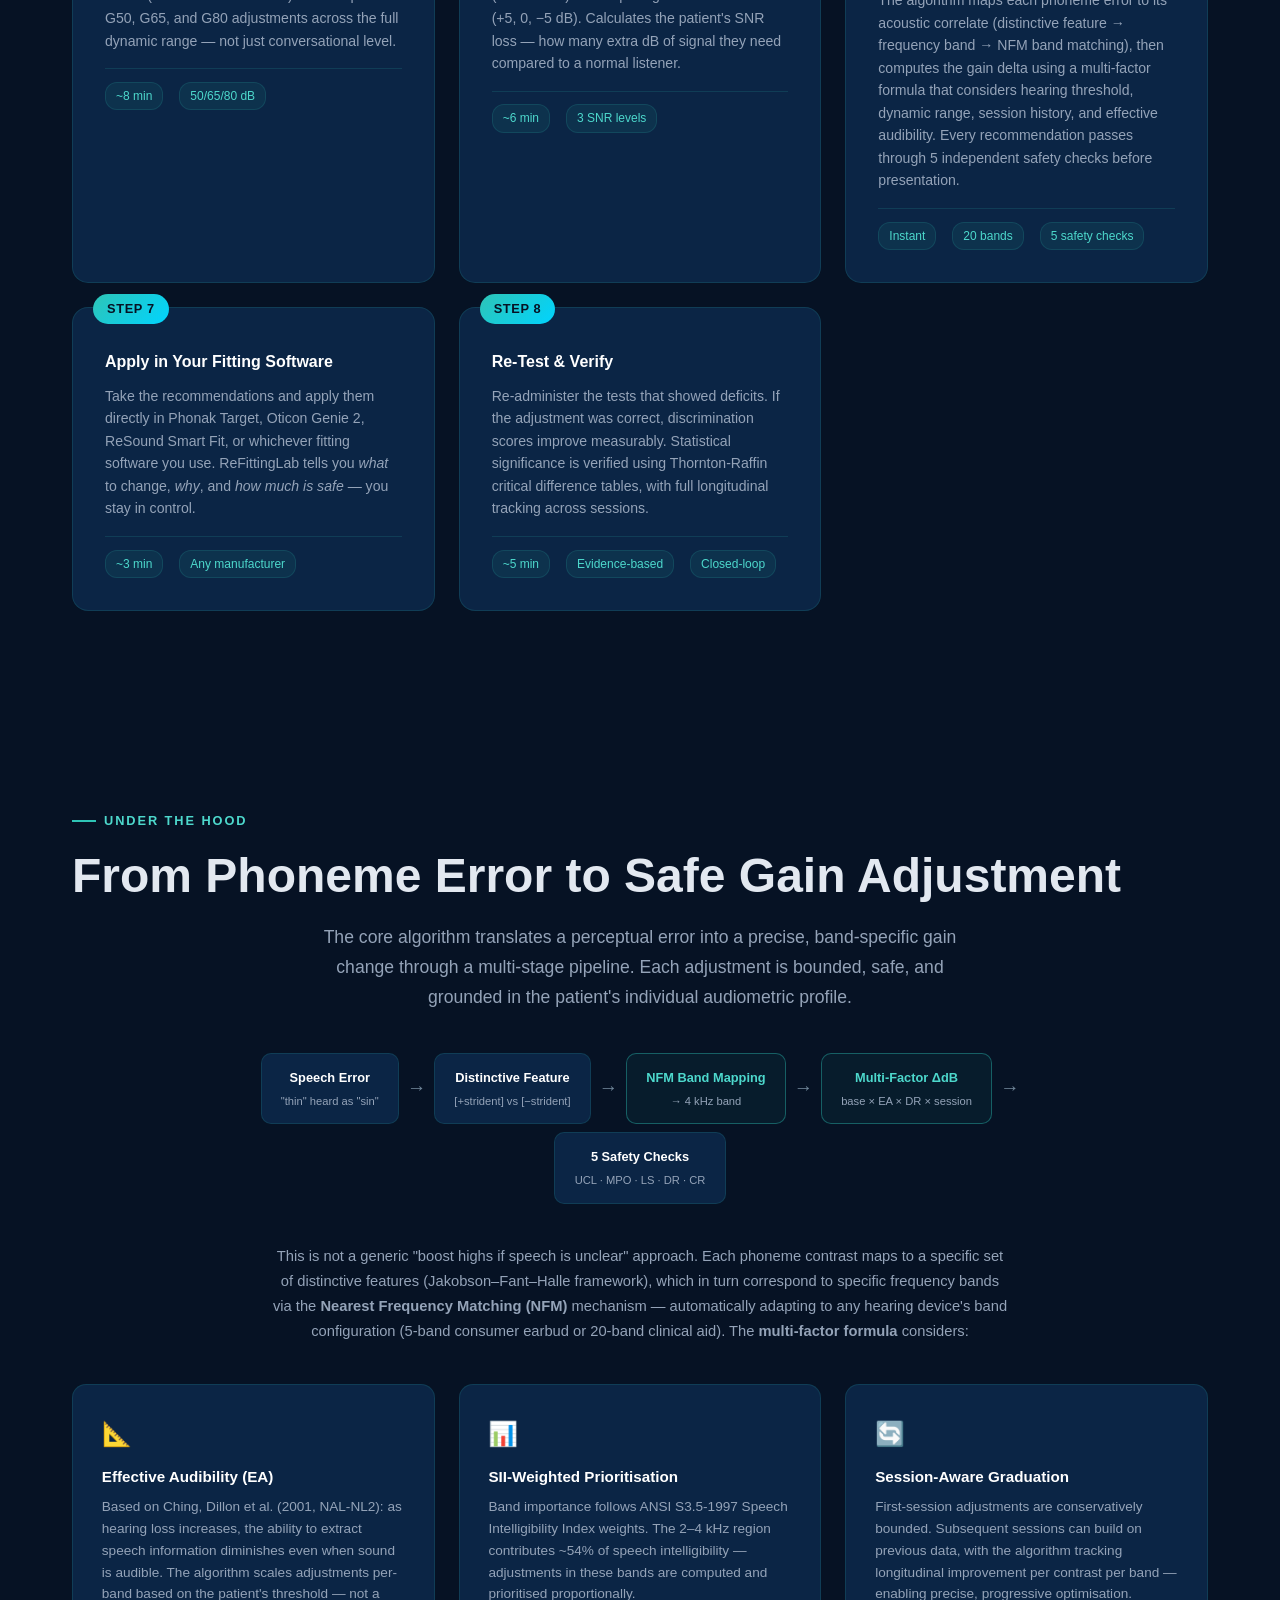
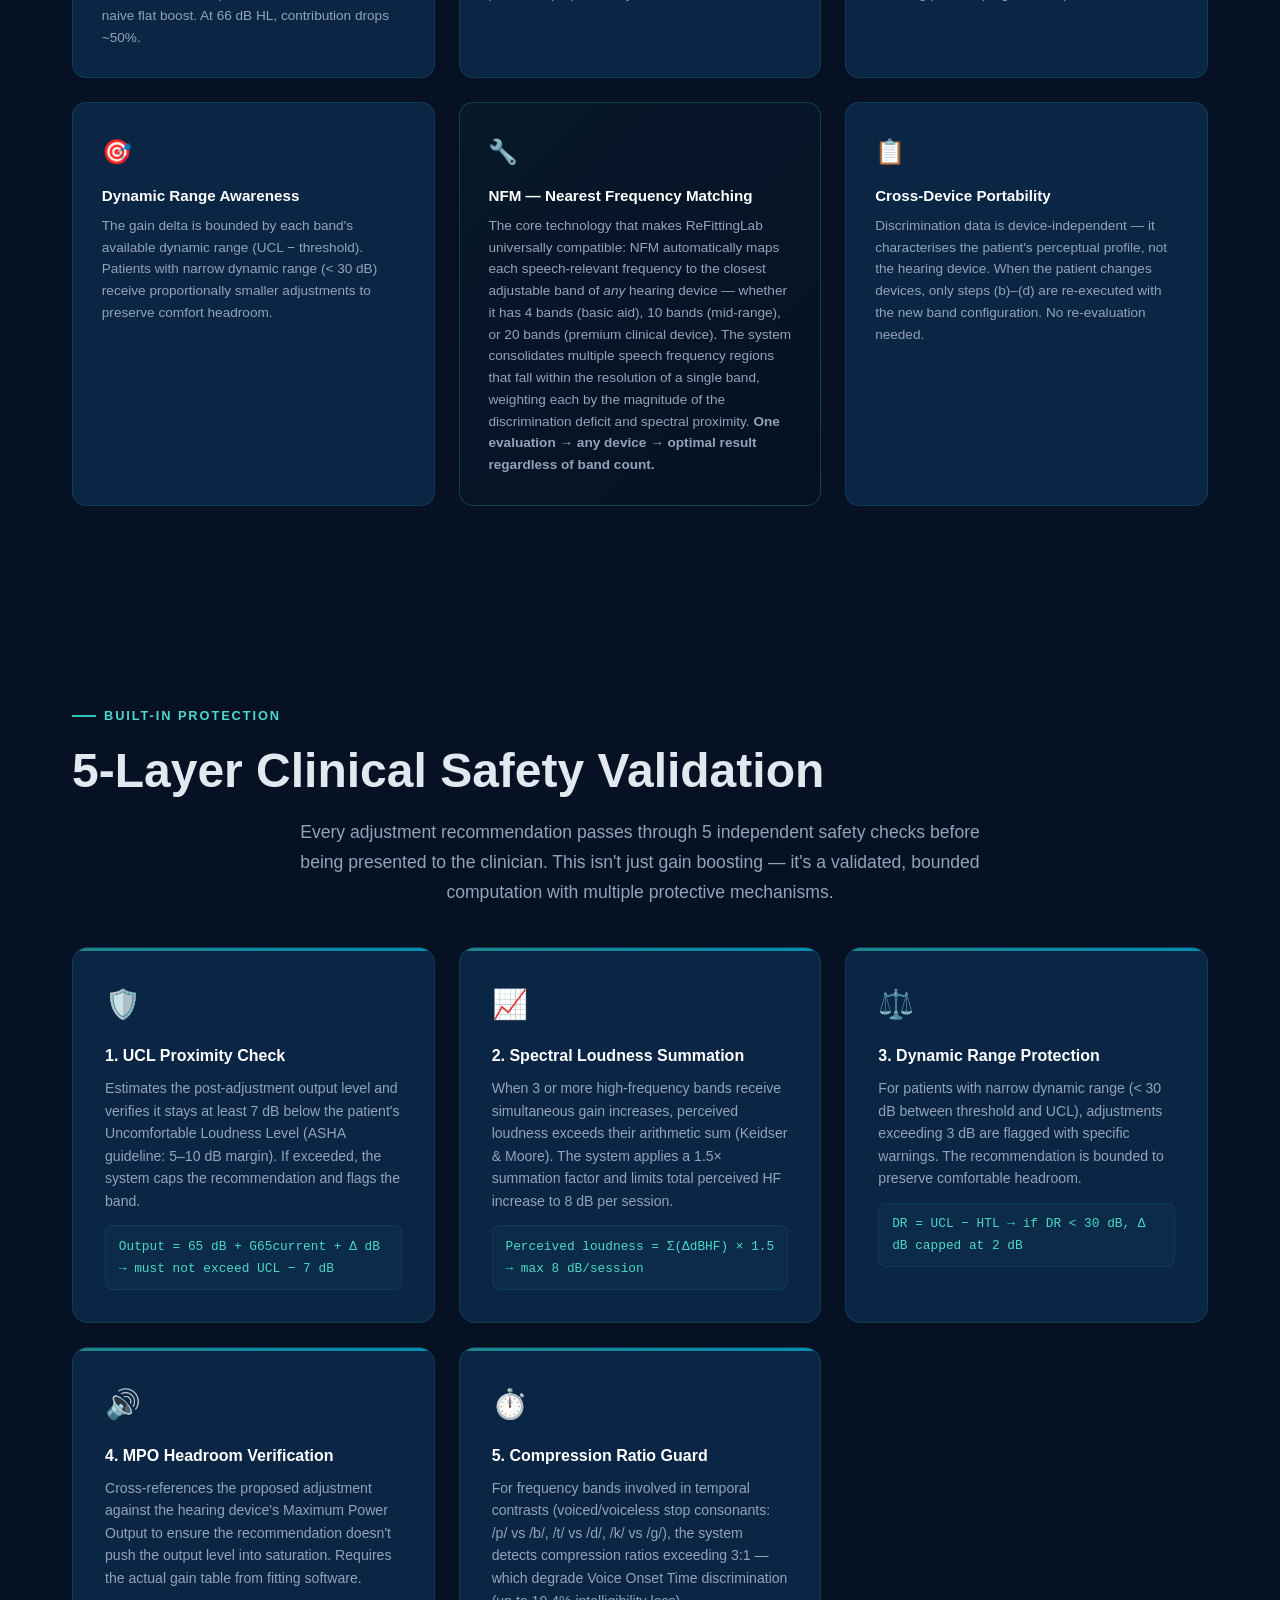
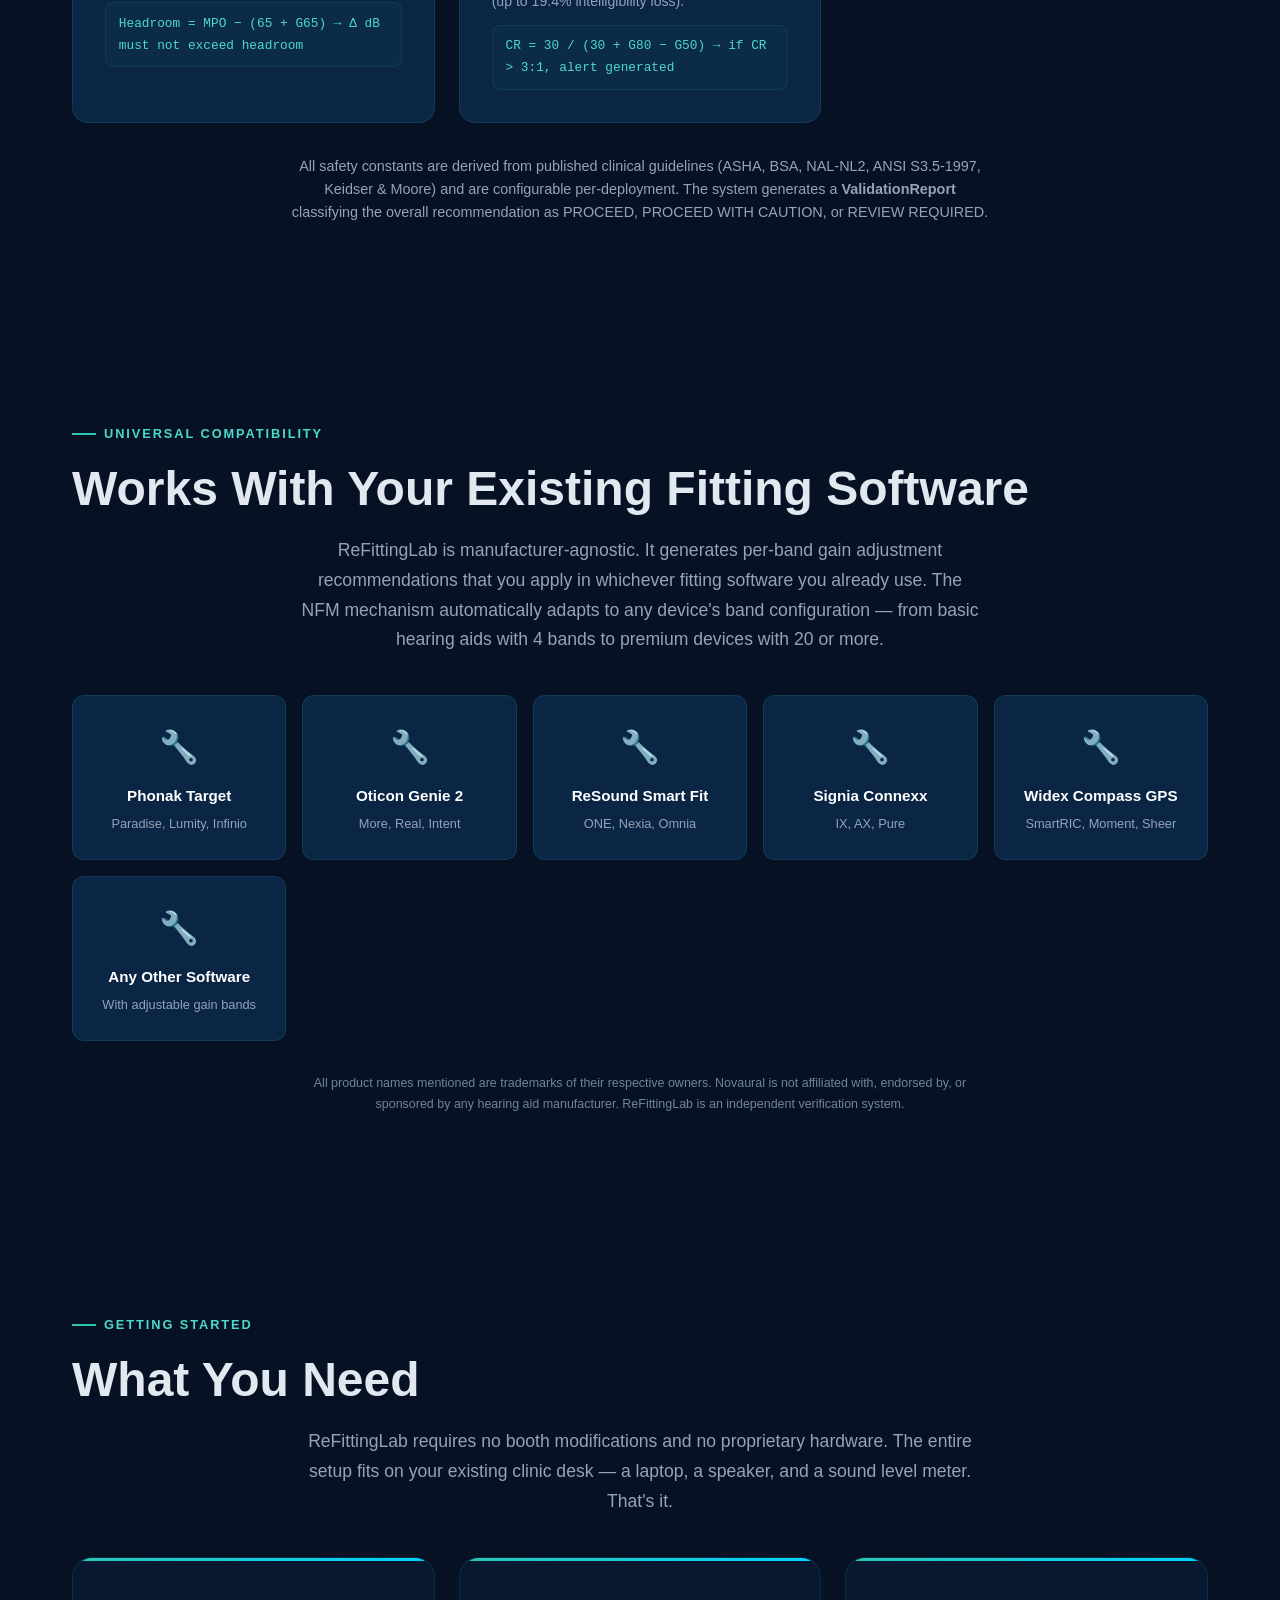
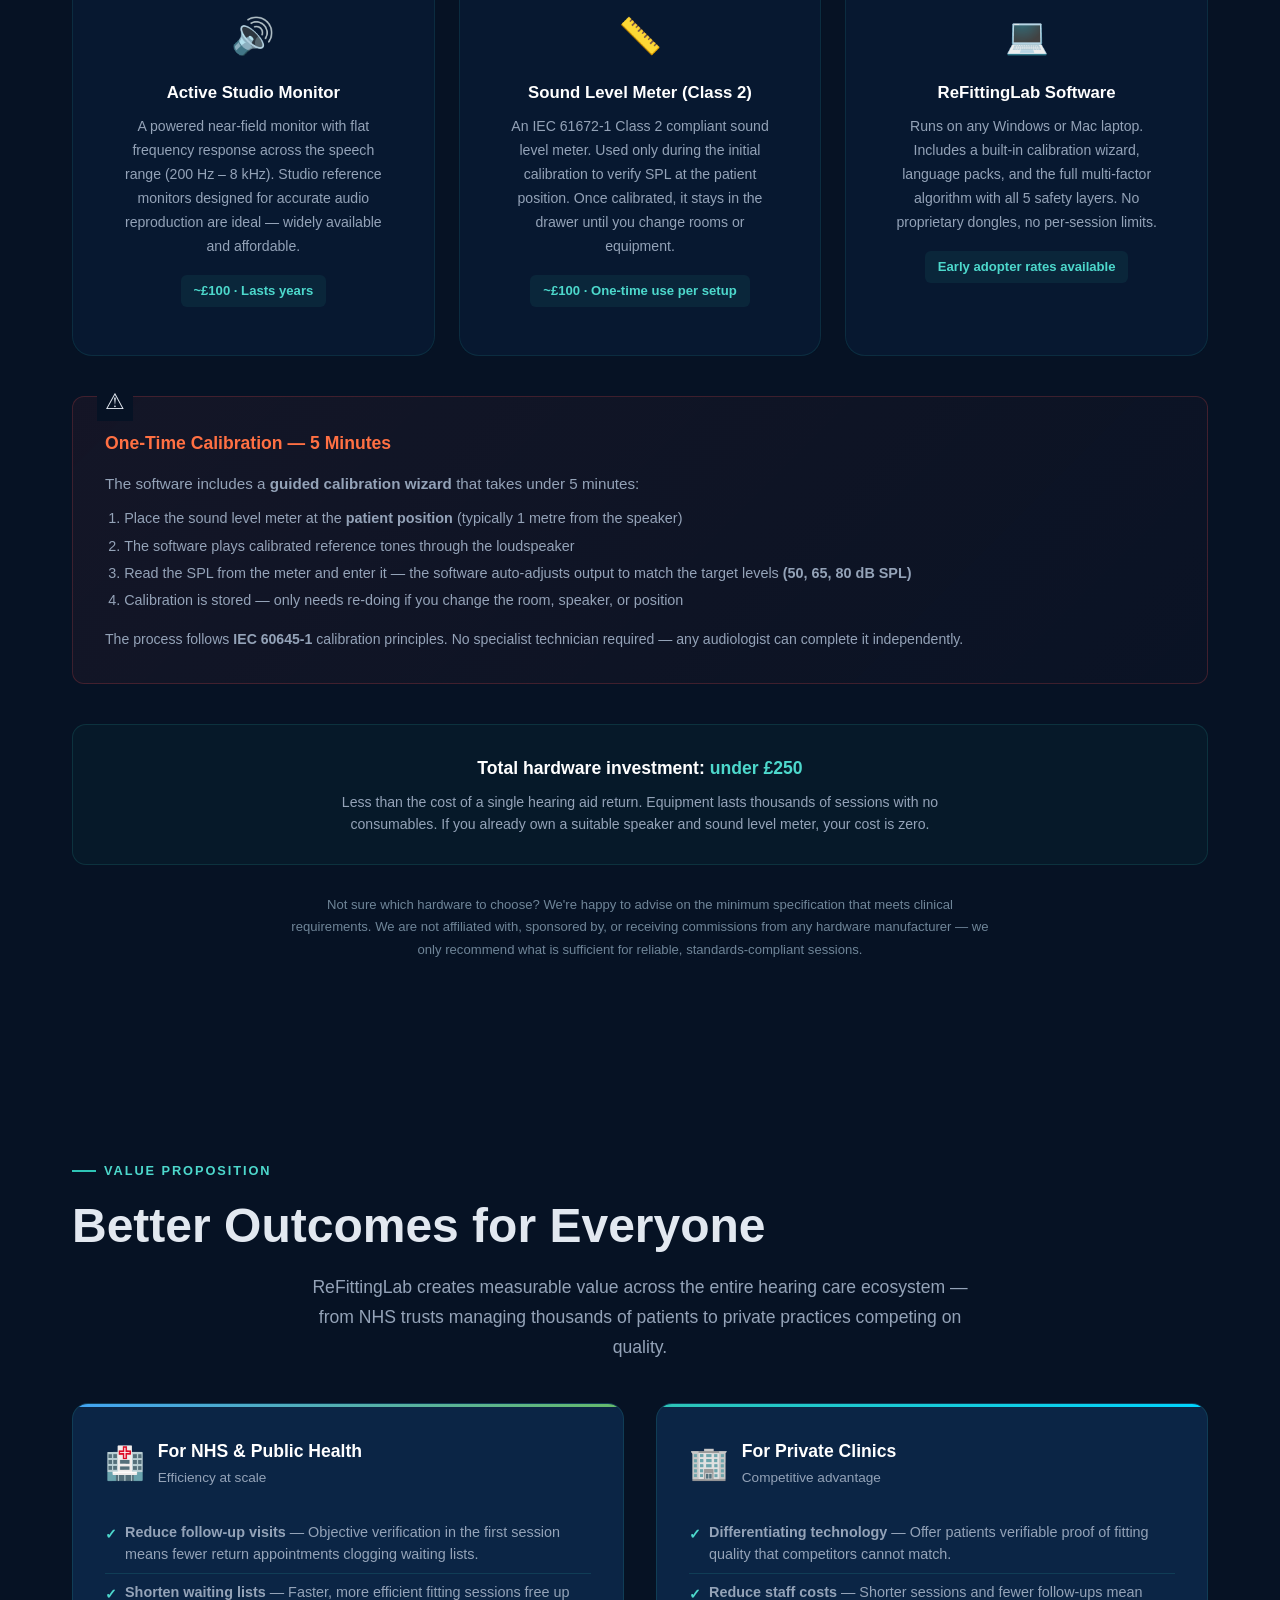
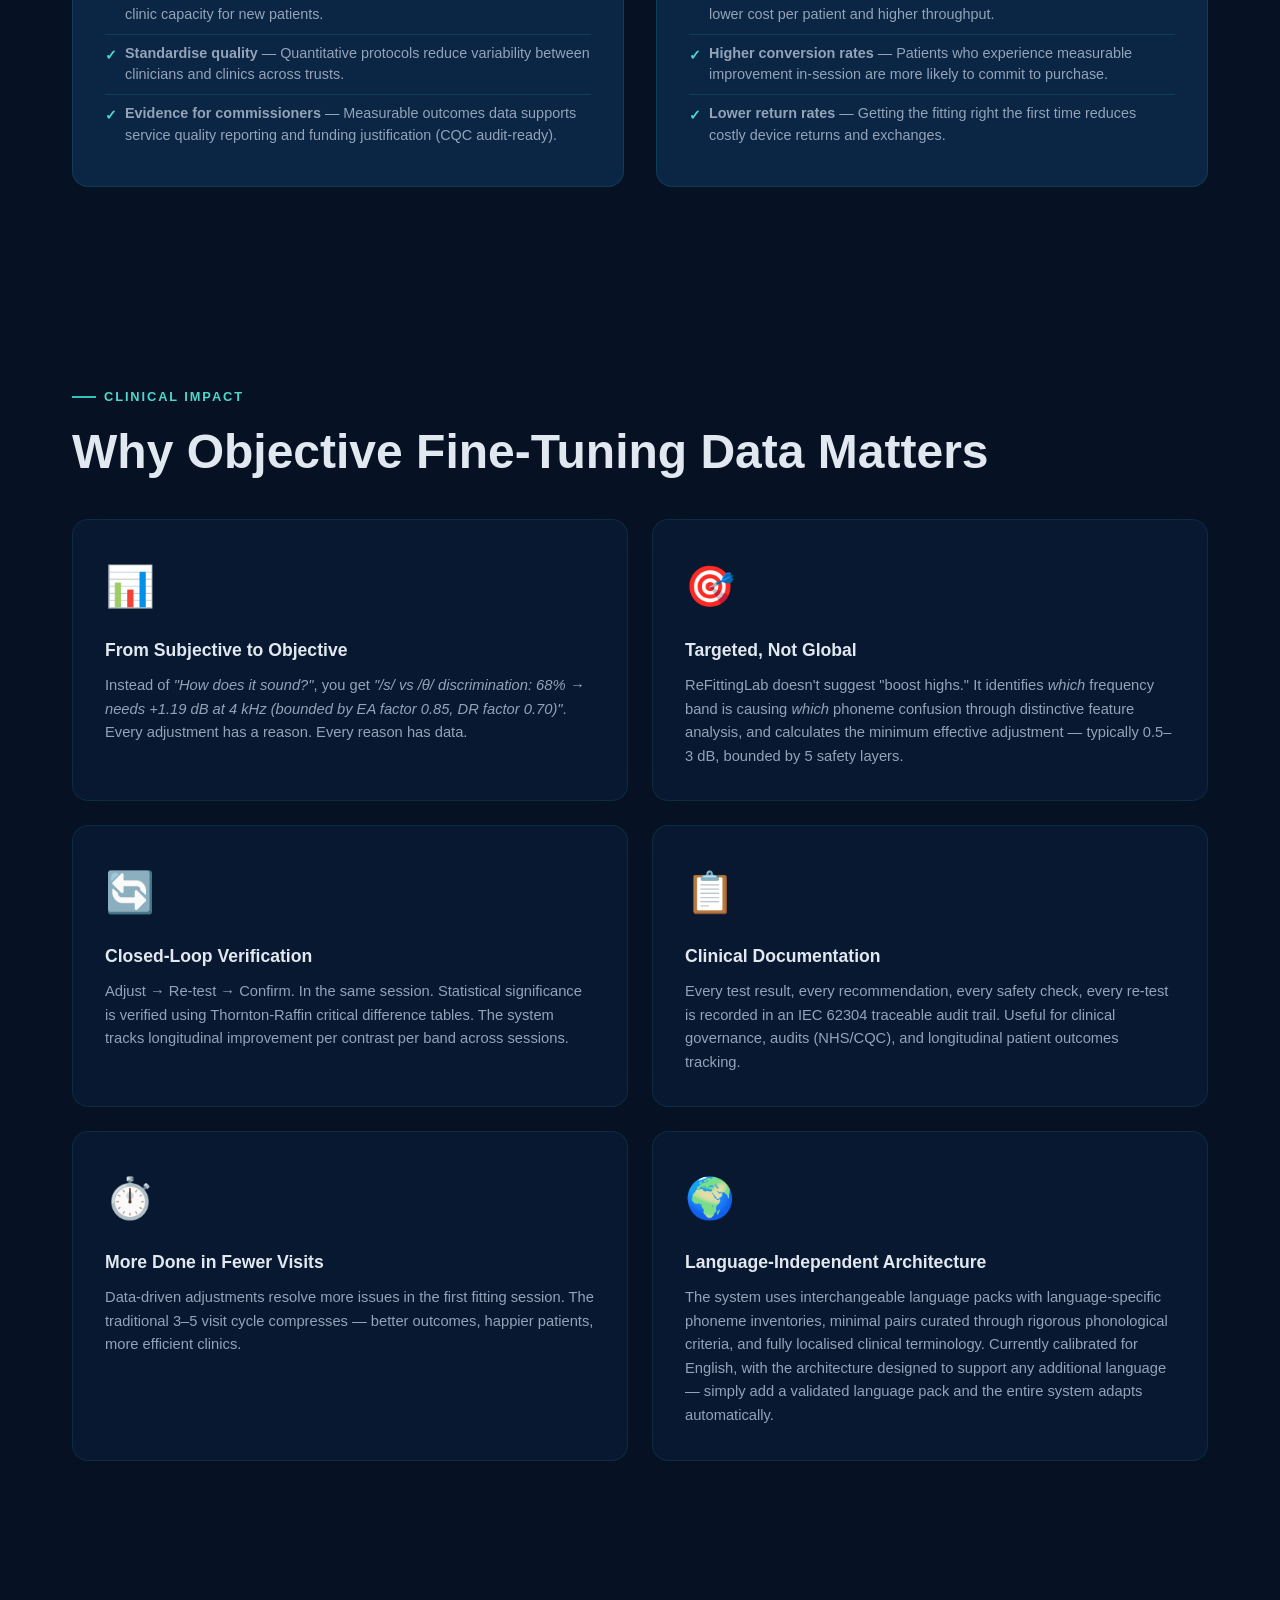
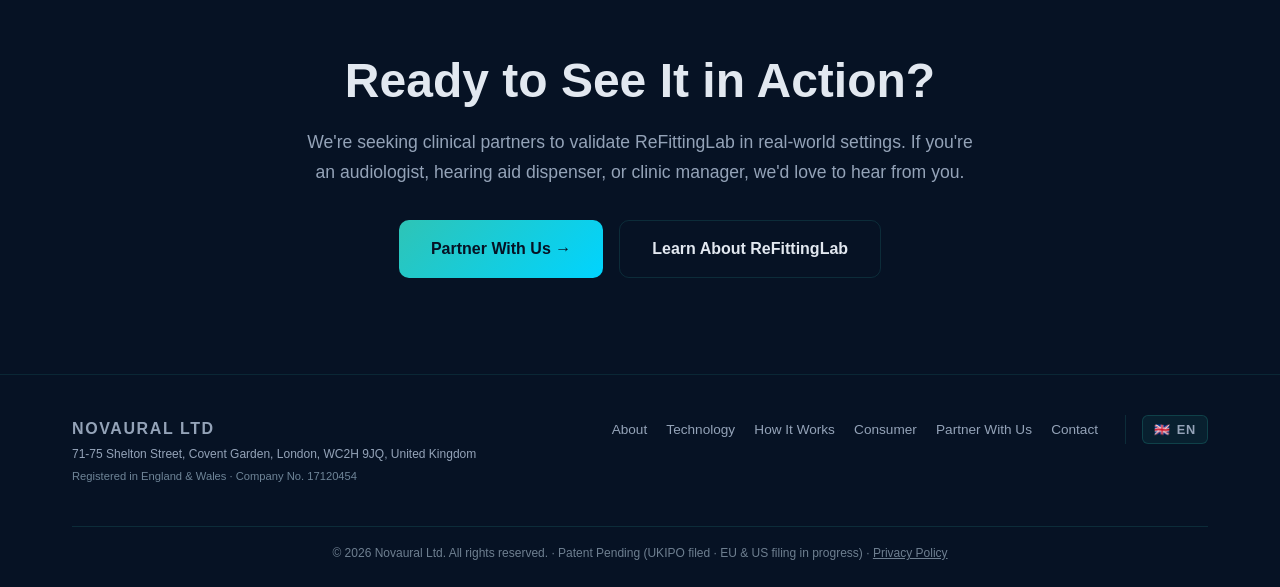
<file: how-it-works.html>
<!DOCTYPE html>
<html lang="en">
<head>
  <meta charset="UTF-8">
  <meta name="viewport" content="width=device-width, initial-scale=1.0">
  <meta http-equiv="Content-Security-Policy" content="default-src 'self'; script-src 'self' https://static.cloudflareinsights.com 'unsafe-inline'; style-src 'self' https://fonts.googleapis.com 'unsafe-inline'; font-src https://fonts.gstatic.com; img-src 'self' data:; connect-src 'self' https://formspree.io https://cloudflareinsights.com; frame-src 'none';">
  <meta name="description" content="ReFittingLab: clinical hearing aid verification software. Phoneme discrimination testing with 5-layer safety and per-band gain adjustment for audiologists." data-i18n-meta="meta_desc_hiw">
  <meta name="keywords" content="ReFittingLab, hearing aid verification, hearing aid fine-tuning, phoneme discrimination, speech audiometry, NAL-NL2, DSLv5, fitting software, audiology workflow, safety mechanisms, UCL protection, loudness summation, hearing aid calibration, audiologist tools, speech discrimination test, real ear measurement">
  <meta name="robots" content="index, follow">
  <title data-i18n-meta="meta_title_hiw">How ReFittingLab Works | Hearing Aid Verification Workflow</title>
  <link rel="icon" type="image/svg+xml" href="logo/favicon-wave-main.svg">
  <link rel="icon" type="image/x-icon" href="favicon.ico">
  <link rel="icon" type="image/png" sizes="32x32" href="logo/favicon-32x32.png">
  <link rel="icon" type="image/png" sizes="16x16" href="logo/favicon-16x16.png">
  <link rel="apple-touch-icon" sizes="180x180" href="apple-touch-icon.png">
  <link rel="canonical" href="https://novaural.com/how-it-works.html">
  <link rel="alternate" hreflang="en" href="https://novaural.com/how-it-works.html">
  <link rel="alternate" hreflang="x-default" href="https://novaural.com/how-it-works.html">
  <!-- Open Graph -->
  <meta property="og:locale" content="en_GB">
  <meta property="og:type" content="website">
  <meta property="og:title" content="How ReFittingLab Works | Hearing Aid Verification Workflow">
  <meta property="og:description" content="ReFittingLab: clinical hearing aid verification software. Phoneme discrimination testing with 5-layer safety and per-band gain adjustment for audiologists.">
  <meta property="og:url" content="https://novaural.com/how-it-works.html">
  <meta property="og:image" content="https://novaural.com/assets/images/og_social_preview.png">
  <meta property="og:image:width" content="1200">
  <meta property="og:image:height" content="630">
  <meta property="og:site_name" content="Novaural">
  <!-- Twitter Card -->
  <meta name="twitter:card" content="summary_large_image">
  <meta name="twitter:title" content="How ReFittingLab Works | Hearing Aid Verification Workflow">
  <meta name="twitter:description" content="Clinical hearing aid verification software. Phoneme discrimination testing with 5-layer safety for audiologists.">
  <meta name="twitter:image" content="https://novaural.com/assets/images/og_social_preview.png">
  <!-- Structured Data -->
  <script type="application/ld+json">
  {
    "@context": "https://schema.org",
    "@graph": [
      {
        "@type": "MedicalWebPage",
        "name": "How ReFittingLab Works — Clinical Workflow & Algorithm",
        "description": "Detailed technical overview of ReFittingLab's objective phoneme discrimination testing methodology, 5-layer safety validation system, and evidence-based gain adjustment algorithm for hearing aid verification.",
        "url": "https://novaural.com/how-it-works.html",
        "medicalAudience": {
          "@type": "MedicalAudience",
          "audienceType": "Clinician",
          "healthCondition": {
            "@type": "MedicalCondition",
            "name": "Hearing Loss"
          },
          "suggestedMinAge": 0,
          "description": "Audiologists, hearing aid dispensers, ENT specialists, and clinical researchers in audiology"
        },
        "specialty": {
          "@type": "MedicalSpecialty",
          "name": "Otolaryngologic",
          "alternateName": "Audiology"
        },
        "about": { "@id": "https://novaural.com/#refittinglab" },
        "publisher": { "@id": "https://novaural.com/#organization" },
        "mainEntity": { "@id": "https://novaural.com/how-it-works.html#workflow" }
      },
      {
        "@type": "SoftwareApplication",
        "@id": "https://novaural.com/#refittinglab",
        "name": "ReFittingLab",
        "applicationCategory": "MedicalApplication",
        "applicationSubCategory": "Audiology Verification Software",
        "operatingSystem": "Windows, macOS",
        "description": "Evidence-based hearing aid verification and fine-tuning system with 5-layer safety validation, multi-factor computation engine, per-band gain adjustment, and universal hearing aid compatibility.",
        "creator": { "@id": "https://novaural.com/#organization" }
      },
      {
        "@type": "Organization",
        "@id": "https://novaural.com/#organization",
        "name": "Novaural Ltd",
        "url": "https://novaural.com"
      },
      {
        "@type": "DiagnosticProcedure",
        "@id": "https://novaural.com/how-it-works.html#workflow",
        "name": "ReFittingLab Clinical Verification Workflow",
        "alternateName": "Phonemic Discrimination Verification Protocol",
        "description": "A four-step clinical workflow: (1) Input patient audiogram and current gains, (2) Administer guided phoneme discrimination testing at 50/65/80 dB SPL with speech-in-noise conditions, (3) Algorithm maps phonemic errors to frequency bands and calculates per-channel gain adjustments, (4) Apply recommendations and re-test to confirm measurable improvement.",
        "howPerformed": "The clinician enters the patient's audiogram and current hearing aid gains. The system guides a structured phoneme discrimination test using minimal pairs at three presentation levels. A patented algorithm analyses error patterns per frequency band and generates specific dB gain adjustments. After applying changes, a verification re-test confirms improvement in speech discrimination.",
        "preparation": "Patient audiogram and current hearing aid gain settings are required. The hearing aid must be set to the initial prescriptive target (NAL-NL2 or DSLv5).",
        "procedureType": "https://schema.org/DiagnosticProcedure",
        "relevantSpecialty": {
          "@type": "MedicalSpecialty",
          "name": "Otolaryngologic"
        },
        "usedToDiagnose": {
          "@type": "MedicalCondition",
          "name": "Suboptimal Hearing Aid Fitting",
          "description": "A condition where the hearing aid gain configuration does not fully compensate for the patient's frequency-specific hearing loss, resulting in reduced speech discrimination."
        },
        "usesDevice": {
          "@type": "MedicalDevice",
          "name": "Hearing Aid",
          "description": "Any hearing aid device with adjustable per-frequency gain channels, compatible with NAL-NL2 or DSLv5 prescriptive formulas."
        }
      },
      {
        "@type": "MedicalTest",
        "name": "Phoneme Discrimination Test",
        "alternateName": ["Minimal Pairs Test", "Speech Discrimination Assessment"],
        "description": "A psychophysically validated test using minimal pairs (e.g., /s/ vs /θ/, /p/ vs /b/, /f/ vs /v/) to evaluate a patient's ability to discriminate speech sounds at frequency-specific levels. Tests are administered at 50, 65, and 80 dB SPL to verify audibility, intelligibility, and loudness comfort.",
        "usedToDiagnose": {
          "@type": "MedicalCondition",
          "name": "Hearing Loss",
          "description": "Sensorineural hearing loss affecting speech sound discrimination at specific frequencies."
        },
        "relevantSpecialty": {
          "@type": "MedicalSpecialty",
          "name": "Otolaryngologic"
        },
        "usesDevice": {
          "@type": "MedicalDevice",
          "name": "Calibrated Audio System",
          "description": "Speakers or headphones calibrated to deliver speech stimuli at precise sound pressure levels (50, 65, 80 dB SPL)."
        }
      },
      {
        "@type": "HowTo",
        "name": "How Audiologists Verify Hearing Aid Fittings with ReFittingLab",
        "description": "Step-by-step guide showing how audiologists use phoneme discrimination testing to objectively verify and optimise hearing aid fittings — replacing subjective feedback with quantitative data.",
        "step": [
          {
            "@type": "HowToStep",
            "position": 1,
            "name": "Enter Audiogram and Current Hearing Aid Settings",
            "text": "The audiologist inputs the patient's audiogram and the current hearing aid gain settings into ReFittingLab. The system supports all major hearing aid brands and prescriptive formulas (NAL-NL2, DSLv5)."
          },
          {
            "@type": "HowToStep",
            "position": 2,
            "name": "Administer Phoneme Discrimination Hearing Test",
            "text": "The audiologist runs a guided hearing test using minimal pairs at 50, 65, and 80 dB SPL. The patient identifies speech sounds while the system records discrimination accuracy per frequency band."
          },
          {
            "@type": "HowToStep",
            "position": 3,
            "name": "Review Hearing Aid Gain Adjustment Recommendations",
            "text": "The algorithm maps phonemic errors to specific frequency bands and calculates per-channel hearing aid gain adjustments. A 5-layer safety validation system ensures all recommendations stay within safe acoustic limits."
          },
          {
            "@type": "HowToStep",
            "position": 4,
            "name": "Apply Adjustments and Re-Test",
            "text": "The audiologist applies the recommended gain adjustments to the hearing aid and re-runs the phoneme discrimination test to verify measurable improvement in speech clarity."
          }
        ],
        "tool": {
          "@type": "SoftwareApplication",
          "name": "ReFittingLab",
          "description": "Audiology verification software for hearing aid fitting"
        },
        "totalTime": "PT15M",
        "audience": {
          "@type": "Audience",
          "audienceType": "Audiologists",
          "name": "Hearing care professionals"
        }
      },
      {
        "@type": "ItemList",
        "name": "Key Features of ReFittingLab for Audiologists",
        "description": "Core features of ReFittingLab audiology software that help audiologists and hearing aid dispensers verify and optimise hearing aid fittings.",
        "itemListElement": [
          {
            "@type": "ListItem",
            "position": 1,
            "name": "Phoneme Discrimination Hearing Test",
            "description": "Objective hearing test using minimal pairs to measure how well patients discriminate speech sounds with their hearing aids."
          },
          {
            "@type": "ListItem",
            "position": 2,
            "name": "Per-Band Hearing Aid Gain Adjustment",
            "description": "Frequency-specific gain recommendations that tell audiologists exactly which hearing aid channels to adjust and by how many dB."
          },
          {
            "@type": "ListItem",
            "position": 3,
            "name": "5-Layer Clinical Safety Validation",
            "description": "Built-in safety system that ensures all hearing aid adjustments stay within safe acoustic limits, protecting patients from over-amplification."
          },
          {
            "@type": "ListItem",
            "position": 4,
            "name": "Multi-Level Audiology Testing (50/65/80 dB SPL)",
            "description": "Tests at three presentation levels to verify hearing aid performance across soft, conversational, and loud speech conditions."
          },
          {
            "@type": "ListItem",
            "position": 5,
            "name": "NAL-NL2 and DSLv5 Compatibility",
            "description": "Full compatibility with the two most widely used hearing aid prescriptive formulas used by audiologists worldwide."
          }
        ]
      },
      {
        "@type": "DefinedTerm",
        "name": "Hearing Aid Fitting",
        "description": "The clinical process performed by an audiologist to select, program, and verify hearing aids for a patient. Includes audiometric testing, hearing aid programming based on prescriptive formulas, real-ear measurement, and speech-in-noise verification.",
        "inDefinedTermSet": {
          "@type": "DefinedTermSet",
          "name": "Audiology Procedures"
        }
      },
      {
        "@type": "DefinedTerm",
        "name": "Speech Audiometry",
        "alternateName": ["Speech Recognition Testing", "Word Recognition Score"],
        "description": "A category of hearing tests that measure a patient's ability to hear and understand speech. Used by audiologists to assess hearing aid benefit, determine candidacy for amplification, and verify hearing aid fitting accuracy.",
        "inDefinedTermSet": {
          "@type": "DefinedTermSet",
          "name": "Audiology Procedures"
        }
      },
      {
        "@type": "DefinedTerm",
        "name": "Real Ear Measurement",
        "alternateName": ["REM", "Probe Microphone Measurement"],
        "description": "A verification technique used by audiologists to measure the actual sound pressure level produced by a hearing aid inside the patient's ear canal. Considered the gold standard for hearing aid fitting verification alongside speech-based measures.",
        "inDefinedTermSet": {
          "@type": "DefinedTermSet",
          "name": "Audiology Procedures"
        }
      }
    ]
  }
  </script>
  <!-- Google Fonts -->
  <link rel="preconnect" href="https://fonts.googleapis.com">
  <link rel="preconnect" href="https://fonts.gstatic.com" crossorigin>
  <link rel="preload" as="style" href="https://fonts.googleapis.com/css2?family=Inter:wght@400;600&display=swap">
  <link rel="stylesheet" href="https://fonts.googleapis.com/css2?family=Inter:wght@400;500;600;700;800&display=swap" media="print" onload="this.media='all'">
  <link rel="stylesheet" href="https://fonts.googleapis.com/css2?family=Montserrat:wght@500;600;700;800&display=swap" media="print" onload="this.media='all'">
  <noscript>
    <link rel="stylesheet" href="https://fonts.googleapis.com/css2?family=Inter:wght@400;500;600;700;800&display=swap">
    <link rel="stylesheet" href="https://fonts.googleapis.com/css2?family=Montserrat:wght@500;600;700;800&display=swap">
  </noscript>
  <!-- No-JS fallback: make all animated elements visible when JS is disabled -->

<!-- [CRITICAL-CSS-START] -->
  <!-- Critical CSS (above-the-fold) - inlined for instant FCP -->
  <style>:root{--navy-900:#061224;--navy-800:#0B2545;--teal-500:#2EC4B6;--teal-400:#4DD8CC;--cyan-accent:#00D4FF;--white:#FFFFFF;--gray-300:#CBD5E1;--gray-400:#94A3B8;--gray-500:#6F8598;--gray-600:#6E7F90;--text-primary:#E2E8F0;--text-secondary:#94A3B8;--text-accent:var(--teal-400);--text-on-teal:var(--navy-900);--text-muted:var(--gray-600);--text-logo:var(--white);--text-logo-sub:var(--gray-400);--bg-primary:var(--navy-900);--bg-navbar:rgba(6,18,36,0.92);--bg-navbar-mobile:rgba(6,18,36,0.98);--bg-teal-subtle:rgba(46,196,182,0.04);--bg-teal-light:rgba(46,196,182,0.08);--bg-teal-medium:rgba(46,196,182,0.15);--border-subtle:rgba(46,196,182,0.15);--border-glow:rgba(46,196,182,0.35);--border-teal-soft:rgba(46,196,182,0.1);--border-teal-med:rgba(46,196,182,0.2);--border-teal-strong:rgba(46,196,182,0.25);--glass-bg:rgba(11,37,69,0.4);--glass-border:rgba(46,196,182,0.12);--glass-shadow:0 8px 32px rgba(0,0,0,0.3);--shadow-card:rgba(0,0,0,0.2);--shadow-overlay:rgba(0,0,0,0.4);--glow-teal:rgba(46,196,182,0.4);--glow-teal-med:rgba(46,196,182,0.3);--glow-teal-subtle:rgba(46,196,182,0.15);--glow-teal-faint:rgba(46,196,182,0.08);--glow-teal-micro:rgba(46,196,182,0.06);--glow-teal400:rgba(77,216,204,0.5);--glow-teal400-soft:rgba(77,216,204,0.3);--glow-teal400-faint:rgba(77,216,204,0.2);--dot-grid-color:rgba(77,216,204,0.10);--orb-teal:rgba(46,196,182,0.08);--orb-cyan:rgba(0,212,255,0.05);--orb-navy:rgba(15,52,96,0.25);--section-padding:6rem 0;--container-max:1200px;--font-family:'Inter',-apple-system,BlinkMacSystemFont,sans-serif;}[data-theme="light"]{--text-primary:#1E293B;--text-secondary:#475569;--text-accent:#0F766E;--text-on-teal:#FFFFFF;--text-muted:#94A3B8;--text-logo:#1E293B;--text-logo-sub:#64748B;--bg-primary:#EFF3F8;--bg-navbar:rgba(241,245,250,0.95);--bg-navbar-mobile:rgba(241,245,250,0.98);--bg-teal-subtle:rgba(15,118,110,0.04);--bg-teal-light:rgba(15,118,110,0.07);--bg-teal-medium:rgba(15,118,110,0.12);--border-subtle:rgba(15,118,110,0.18);--border-glow:rgba(15,118,110,0.35);--border-teal-soft:rgba(15,118,110,0.12);--border-teal-med:rgba(15,118,110,0.22);--border-teal-strong:rgba(15,118,110,0.28);--glass-bg:rgba(255,255,255,0.75);--glass-border:rgba(15,118,110,0.15);--glass-shadow:0 4px 24px rgba(15,23,42,0.08),0 1px 3px rgba(15,23,42,0.06);--shadow-card:0 2px 12px rgba(15,23,42,0.07),0 1px 3px rgba(15,23,42,0.05);--shadow-overlay:rgba(15,23,42,0.15);--glow-teal:rgba(15,118,110,0.22);--glow-teal-med:rgba(15,118,110,0.16);--glow-teal-subtle:rgba(15,118,110,0.10);--glow-teal-faint:rgba(15,118,110,0.06);--glow-teal-micro:rgba(15,118,110,0.04);--glow-teal400:rgba(15,118,110,0.30);--glow-teal400-soft:rgba(15,118,110,0.18);--glow-teal400-faint:rgba(15,118,110,0.12);--dot-grid-color:rgba(15,118,110,0.06);--orb-teal:rgba(15,118,110,0.05);--orb-cyan:rgba(0,180,216,0.04);--orb-navy:rgba(203,213,225,0.5);--navy-900:#1E293B;--navy-800:#FFFFFF;--gray-400:#64748B;--gray-500:#475569;--gray-600:#5B6B80;--white:#1E293B;--teal-500:#0F766E;--teal-400:#0D9488;--cyan-accent:#0891B2;}.no-transitions,.no-transitions *{transition:none !important;}*,*::before,*::after{margin:0;padding:0;box-sizing:border-box;}html{scroll-behavior:smooth;font-size:16px;-webkit-text-size-adjust:100%;text-size-adjust:100%;overflow-x:hidden;}body{font-family:var(--font-family);background:var(--bg-primary);color:var(--text-primary);line-height:1.7;overflow-x:hidden;overflow-wrap:break-word;-webkit-font-smoothing:antialiased;}body::before{content:'';position:fixed;top:0;left:0;width:100%;height:100%;background-image:radial-gradient(circle,var(--dot-grid-color) 1px,transparent 1px);background-size:32px 32px;z-index:-2;pointer-events:none;}body::after{content:'';position:fixed;top:0;left:0;width:100%;height:100%;background:radial-gradient(ellipse 600px 600px at 15% 20%,var(--orb-teal) 0%,transparent 70%),radial-gradient(ellipse 500px 500px at 85% 60%,var(--orb-cyan) 0%,transparent 70%),radial-gradient(ellipse 700px 700px at 50% 90%,var(--orb-navy) 0%,transparent 70%);z-index:-1;pointer-events:none;}[data-theme="light"] body::before{background-image:linear-gradient(rgba(15,118,110,0.04) 1px,transparent 1px),linear-gradient(90deg,rgba(15,118,110,0.04) 1px,transparent 1px);background-size:40px 40px;}.container{max-width:var(--container-max);margin:0 auto;padding:0 2rem;}.navbar{position:fixed;top:0;left:0;width:100%;z-index:1000;padding:1rem 0;transition:background-color 0.4s ease,padding 0.4s ease,backdrop-filter 0.4s ease;backdrop-filter:blur(0px);}.navbar.scrolled{background:var(--bg-navbar);backdrop-filter:blur(20px);border-bottom:1px solid var(--glass-border);padding:0.6rem 0;}.nav-content{display:flex;align-items:center;justify-content:space-between;max-width:var(--container-max);margin:0 auto;padding:0 2rem 0 0;}.nav-logo{display:flex;align-items:center;gap:0.5rem;text-decoration:none;color:var(--white);margin-right:4rem;}.nav-logo img{height:74px;width:auto;transition:transform 0.4s ease,filter 0.4s ease;}.nav-logo-svg{height:74px;width:auto;color:var(--text-logo);transition:transform 0.4s ease,filter 0.4s ease,color 0.3s ease;will-change:transform,filter;}.nav-logo-text{display:flex;flex-direction:column;line-height:1;}.nav-logo-brand{font-family:'Montserrat',sans-serif;font-size:1.7rem;font-weight:700;letter-spacing:0.12em;color:var(--text-logo);display:flex;align-items:center;}.nav-logo-brand .logo-o{color:var(--teal-400);display:inline-block;}.nav-logo-sub{font-family:'Montserrat',sans-serif;font-size:0.6rem;font-weight:500;letter-spacing:0.28em;color:var(--text-logo-sub);margin-top:3px;text-align:center;}.nav-logo-sub .sub-dot{display:inline-block;width:3px;height:3px;border-radius:50%;background:var(--teal-400);vertical-align:middle;margin:0 0.3em;}.nav-links{display:flex;list-style:none;gap:1.3rem;align-items:center;}.nav-links a{color:var(--text-secondary);text-decoration:none;font-size:0.9rem;font-weight:500;letter-spacing:0.02em;position:relative;display:inline-block;}.nav-links a::after{content:'';position:absolute;bottom:-4px;left:0;width:0;height:2px;background:var(--teal-500);}.nav-links .nav-cta{background:linear-gradient(135deg,var(--teal-500),var(--cyan-accent));color:var(--text-on-teal);padding:0.6rem 1.5rem;border-radius:8px;font-weight:600;white-space:nowrap;}.nav-links .nav-cta::after{display:none;}.nav-toggle{display:none;flex-direction:column;align-items:center;justify-content:center;gap:5px;cursor:pointer;background:none;border:none;padding:4px;min-width:44px;min-height:44px;}.nav-toggle span{display:block;width:24px;height:2px;background:var(--text-primary);border-radius:2px;}.lang-selector-container{display:flex;align-items:center;margin-left:0.5rem;padding-left:1rem;border-left:1px solid var(--border-subtle);}.scroll-progress{position:absolute;top:100%;left:0;height:3px;background:linear-gradient(90deg,var(--teal-400),var(--cyan-accent));width:0%;z-index:1;pointer-events:none;}.hero{min-height:100vh;min-height:100dvh;display:flex;align-items:center;justify-content:center;text-align:center;position:relative;padding:8rem 2rem 6rem;overflow:hidden;}.hero::before{content:'';position:absolute;top:50%;left:50%;width:800px;height:800px;transform:translate(-50%,-50%);background:radial-gradient(circle,var(--glow-teal-micro) 0%,transparent 70%);animation:heroGlow 8s ease-in-out infinite;pointer-events:none;}.hero-waveforms{position:absolute;top:0;left:0;width:100%;height:100%;pointer-events:none;overflow:hidden;}.waveform{position:absolute;width:200%;height:40%;}.waveform-1{top:25%;animation:waveScroll 18s linear infinite;}.waveform-2{top:45%;animation:waveScroll 14s linear infinite reverse;}.waveform-3{top:60%;animation:waveScroll 22s linear infinite;}.hero-content{max-width:800px;z-index:1;will-change:transform,opacity;}.hero-badge{display:inline-flex;align-items:center;gap:0.5rem;background:var(--glass-bg);border:1px solid var(--glass-border);border-radius:50px;padding:0.5rem 1.25rem;font-size:0.85rem;color:var(--teal-400);margin-bottom:2rem;backdrop-filter:blur(10px);animation:fadeInUp 0.8s ease;}.hero-badge .dot{width:8px;height:8px;background:var(--teal-500);border-radius:50%;animation:pulse-dot 2s infinite;}.hero h1{font-size:clamp(2.5rem,6vw,4.2rem);font-weight:800;line-height:1.1;margin-bottom:1.5rem;animation:heroSlideUp 0.6s ease both;}.hero h1 .gradient-text{background:linear-gradient(135deg,var(--teal-400),var(--cyan-accent));-webkit-background-clip:text;-webkit-text-fill-color:transparent;background-clip:text;}.gradient-text{background:linear-gradient(135deg,var(--teal-400),var(--cyan-accent));-webkit-background-clip:text;-webkit-text-fill-color:transparent;background-clip:text;}.hero-subtitle{font-size:1.2rem;color:var(--text-secondary);margin-bottom:2.5rem;max-width:600px;margin-left:auto;margin-right:auto;animation:fadeInUp 0.8s ease 0.2s both;}.hero-cta{display:flex;gap:1rem;justify-content:center;flex-wrap:wrap;animation:fadeInUp 0.8s ease 0.3s both;}.hero-wave{position:absolute;bottom:0;left:0;width:100%;opacity:0.08;}.btn-primary{display:inline-flex;align-items:center;gap:0.5rem;background:linear-gradient(135deg,var(--teal-500),var(--cyan-accent));color:var(--text-on-teal);padding:0.9rem 2rem;border-radius:10px;text-decoration:none;font-weight:700;font-size:1rem;border:none;cursor:pointer;}.btn-secondary{display:inline-flex;align-items:center;gap:0.5rem;background:transparent;color:var(--text-primary);padding:0.9rem 2rem;border-radius:10px;text-decoration:none;font-weight:600;font-size:1rem;border:1px solid var(--border-subtle);}section{padding:var(--section-padding);}.section-label{display:inline-flex;align-items:center;gap:0.5rem;font-size:0.8rem;font-weight:600;color:var(--teal-400);text-transform:uppercase;letter-spacing:0.15em;margin-bottom:1rem;}.section-label::before{content:'';width:24px;height:2px;background:var(--teal-500);}.section-title{font-size:clamp(2rem,4vw,3rem);font-weight:800;line-height:1.15;margin-bottom:1.25rem;}.section-subtitle{font-size:1.1rem;color:var(--text-secondary);max-width:680px;line-height:1.7;}.collab-hero{padding-top:10rem;padding-bottom:4rem;text-align:center;}.skip-link{position:absolute;top:-100%;left:0;z-index:10000;padding:0.8rem 1.5rem;background:var(--teal-400);color:var(--navy-900);font-weight:600;font-size:0.95rem;text-decoration:none;border-radius:0 0 8px 0;transition:top 0.15s ease;}.skip-link:focus{top:0;}@keyframes fadeInUp{from{opacity:0;transform:translateY(30px);}to{opacity:1;transform:translateY(0);}}@keyframes pulse-dot{0%,100%{opacity:1;}50%{opacity:0.4;}}@keyframes heroGlow{0%,100%{opacity:0.4;transform:translate(-50%,-50%) scale(1);}50%{opacity:1;transform:translate(-50%,-50%) scale(1.3);}}@keyframes waveScroll{0%{transform:translateX(0);}100%{transform:translateX(-50%);}}@keyframes heroSlideUp{from{transform:translateY(20px);}to{transform:translateY(0);}}.fade-in{opacity:0;transform:translateY(40px);}@media (max-width:1200px){.nav-links{gap:1rem;}.nav-links a{font-size:0.82rem;}.nav-cta{padding:0.5rem 1rem;font-size:0.82rem;}.nav-logo-brand{font-size:1.4rem;}.nav-logo-sub{font-size:0.5rem;}.nav-logo img{height:40px;}.nav-logo{margin-right:1rem;}}@media (max-width:1024px){.nav-links{gap:0.6rem;}.nav-links a{font-size:0.78rem;}.nav-cta{padding:0.45rem 0.8rem;font-size:0.78rem;}.nav-logo-brand{font-size:1.2rem;}.nav-logo-sub{font-size:0.45rem;}.nav-logo img{height:34px;}.nav-logo{margin-right:0.5rem;}}@media (max-width:900px){:root{--section-padding:4rem 0;}.nav-links{display:none;position:fixed;top:0;left:0;width:100%;height:100vh;height:100dvh;background:var(--bg-navbar-mobile);flex-direction:column;justify-content:center;gap:2rem;backdrop-filter:blur(20px);}.nav-links.active{display:flex;}.nav-links a{font-size:1.2rem;}.nav-toggle{display:flex;z-index:1001;}.hero{padding:7rem 1.5rem 4rem;}.collab-hero{padding-top:8rem;}}@media (max-width:480px){.hero h1{font-size:2rem;}.hero-subtitle{font-size:1rem;}.section-title{font-size:1.8rem;}}</style>
  <!-- Full CSS - async load (non-render-blocking) -->
  <link rel="preload" href="css/style.css" as="style" onload="this.rel='stylesheet'">
  <link rel="preload" href="css/animations.css" as="style" onload="this.rel='stylesheet'">
  <link rel="preload" href="css/how-it-works.css" as="style" onload="this.rel='stylesheet'">
  <noscript>
    <link rel="stylesheet" href="css/style.css">
    <link rel="stylesheet" href="css/animations.css">
    <link rel="stylesheet" href="css/how-it-works.css">
  </noscript>
<!-- [CRITICAL-CSS-END] -->
                                    <noscript><style>
    .fade-in,.fade-in-left,.fade-in-right,.slide-up,.slide-left,.slide-right,
    .scale-in,.glow-in,.draw-border,.pipe-node,.pipe-arrow,.safety-card,
    .algo-feature,.compat-card,.about-card,.outcome-col,.why-card,.detail-step,
    .compare-col,.gap-callout,.freq-bar,.wf-step{opacity:1!important;transform:none!important}
  </style></noscript>
</head>
<body>

  <a href="#main-content" class="skip-link" data-i18n="skip_to_main">Skip to main content</a>

  <!-- ============================================= -->
  <!-- NAVIGATION                                    -->
  <!-- ============================================= -->
  <nav class="navbar scrolled" id="navbar" aria-label="Main navigation">
    <div class="nav-content">
      <a href="index.html" class="nav-logo">
        <img src="logo/novaural_wave_icon.svg" alt="Novaural hearing aid verification technology" width="40" height="40">
        <div class="nav-logo-text">
          <span class="nav-logo-brand">N<span class="logo-o">O</span>VAURAL</span>
          <span class="nav-logo-sub">MEDICAL<span class="sub-dot"></span>DEEP-TECH</span>
        </div>
      </a>
      <ul class="nav-links" id="navLinks">
        <li><a href="index.html#about" data-i18n="nav_about">About</a></li>
        <li><a href="index.html#challenge" data-i18n="nav_challenge">The Challenge</a></li>
        <li><a href="index.html#product" data-i18n="nav_refittinglab">ReFittingLab</a></li>
        <li><a href="index.html#stage" data-i18n="nav_our_stage">Our Stage</a></li>
        <li class="nav-separator" aria-hidden="true"></li>
        <li><a href="how-it-works.html" data-i18n="nav_how_it_works">How It Works</a></li>
        <li><a href="beyond-clinical.html" data-i18n="nav_consumer">Consumer</a></li>
        <li><a href="collaborate.html" class="nav-cta" data-i18n="nav_partner">Partner With Us</a></li>
      </ul>
      <button class="nav-toggle" id="navToggle" aria-label="Toggle menu" aria-expanded="false">
        <span></span>
        <span></span>
        <span></span>
      </button>
    </div>
    <div class="scroll-progress" id="scrollProgress"></div>
  </nav>

  <main id="main-content">

  <!-- ============================================= -->
  <!-- HERO                                          -->
  <!-- ============================================= -->
  <section class="hero hero--hiw" id="hiw-hero">
    <div class="hero-content hero-content--left">
      <span class="section-label" data-i18n="hiw_for_audiologists_hearing_professionals">For Audiologists & Hearing Professionals</span>
      <h1 class="section-title--hero">
        <span data-i18n="hiw_hero_title_1">Where Does ReFittingLab Fit</span><br>
        <span data-i18n="hiw_hero_title_2">in </span><span class="gradient-text" data-i18n="hiw_your_clinical_workflow">Your Clinical Workflow</span><span data-i18n="hiw_hero_title_3">?</span>
      </h1>
      <p class="hero-intro" data-i18n-html="hiw_hero_intro">
        Current best practice excels at measuring what <strong>reaches the ear</strong> — REM, REAR, audiogram targets. But it has no standardised way to measure what the patient actually <strong>perceives and discriminates</strong> after fitting. That's the gap ReFittingLab fills — with a patent-backed, evidence-based algorithm that includes 5 independent safety layers and a multi-factor computation engine.
      </p>
    </div>
  </section>

  <!-- ============================================= -->
  <!-- THE VERIFICATION GAP                          -->
  <!-- ============================================= -->
  <section class="about" id="the-gap">
    <div class="container">
      <span class="section-label" data-i18n="hiw_the_problem">The Problem</span>
      <h2 class="section-title" data-i18n="hiw_the_finetuning_gap">The Fine-Tuning Gap</h2>
      <p class="section-subtitle subtitle-centered max-w-760 mb-4" data-i18n="hiw_gap_subtitle">
        After applying a prescriptive formula and verifying with REM, the clinician enters the fine-tuning phase — and suddenly loses access to objective data.
      </p>

      <div class="compare-grid">
        <!-- Before fitting: lots of tools -->
        <div class="compare-col before">
          <h3 data-i18n="hiw_what_happens_today_during">❌ What happens today during fine-tuning</h3>
          <ul>
            <li data-i18n-html="hiw_how_does_it_sound"><strong>"How does it sound?"</strong> — Clinicians ask subjective questions with no quantifiable answers</li>
            <li data-i18n-html="hiw_trial_and_error_adjust"><strong>Trial and error</strong> — Adjust gains, send patient home, wait for next appointment</li>
            <li data-i18n-html="hiw_35_return_visits_each"><strong>3–5 return visits</strong> — Each one essentially repeating the same subjective loop</li>
            <li data-i18n-html="hiw_no_phonemelevel_data_if"><strong>No phoneme-level data</strong> — If the patient says "I can't understand speech," the clinician doesn't know <em>which</em> frequencies are causing the issue</li>
            <li data-i18n-html="hiw_patient_frustration_30_of"><strong>Patient frustration</strong> — <span data-counter>30%</span> of hearing aid users abandon their devices within 12 months</li>
          </ul>
        </div>

        <!-- After: with ReFittingLab -->
        <div class="compare-col after">
          <h3 data-i18n="hiw_what_changes_with_refittinglab">✅ What changes with ReFittingLab</h3>
          <ul>
            <li data-i18n-html="hiw_objective_phoneme_discrimination_scores"><strong>Objective phoneme discrimination scores</strong> — Per-contrast, per-frequency, quantified across 3 intensity levels</li>
            <li data-i18n-html="hiw_targeted_adjustments_the_multifactor"><strong>Targeted adjustments</strong> — The multi-factor algorithm tells you <em>exactly</em> which bands need adjustment, calibrated to the patient's audiometric profile</li>
            <li data-i18n-html="hiw_5_safety_validations_ucl"><strong>5 safety validations</strong> — UCL proximity, loudness summation, dynamic range, MPO headroom, and compression ratio are checked before any recommendation</li>
            <li data-i18n-html="hiw_fewer_visits_more_gets"><strong>Fewer visits</strong> — More gets resolved in the first session because you have data, not guesses</li>
            <li data-i18n-html="hiw_clinical_documentation_every_decision"><strong>Clinical documentation</strong> — Every decision is evidence-based, auditable, and IEC 62304 traceable</li>
          </ul>
        </div>
      </div>

      <div class="gap-callout">
        <h3 data-i18n="hiw_the_verification_gap_in">The verification gap in current practice</h3>
        <p class="callout-body" data-i18n-html="hiw_gap_callout_body">
          <strong>Pre-fitting</strong> has excellent objective tools: audiogram, REM/REAR, RECD, prescriptive formulas (NAL-NL2, DSLv5.0, manufacturer-based).<br>
          <strong>Post-fitting fine-tuning</strong> has almost none. The clinician adjusts based on subjective patient reports and their own experience — with no objective way to measure whether <em>word understanding</em> actually improved after a gain change. Did the patient's ability to distinguish similar-sounding words get better? Worse? By how much? Nobody knows.<br><br>
          <strong>ReFittingLab bridges this gap</strong> with a complete fine-tuning verification system: it evaluates the patient's ability to discriminate and understand speech sounds — using minimal pairs, word lists, and speech-in-noise tests — then maps the results directly to per-band gain adjustments. The entire process is backed by a multi-factor computation engine with 5 independent safety layers, producing targeted, bounded recommendations that improve <em>real-world word understanding</em>, not just acoustic output.
        </p>
      </div>
    </div>
  </section>

  <!-- ============================================= -->
  <!-- WHERE IT FITS IN THE WORKFLOW                 -->
  <!-- ============================================= -->
  <section class="how-it-works" id="workflow">
    <div class="container">
      <span class="section-label" data-i18n="hiw_clinical_context">Clinical Context</span>
      <h2 class="section-title" data-i18n="hiw_where_refittinglab_fits_in">Where ReFittingLab Fits in Your Workflow</h2>
      <p class="section-subtitle subtitle-centered max-w-700" data-i18n-html="hiw_workflow_subtitle">
        ReFittingLab does not replace your fitting software or prescriptive formula. It enters the workflow <strong>after</strong> the initial fitting, exactly where objective data disappears.
      </p>

      <div class="compare-grid mb-10">
        <div class="compare-col before">
          <h3 data-i18n="hiw_without_refittinglab">❌ Without ReFittingLab</h3>
          <ul>
            <li data-i18n-html="hiw_fitting_session_ends_after">Fitting session ends after REM verification — no measurement of actual <em>word understanding</em></li>
            <li data-i18n="hiw_patient_goes_home_with">Patient goes home with "come back in a few days and tell me how it sounds"</li>
            <li data-i18n-html="hiw_if_unhappy_clinician_adjusts">If unhappy, clinician adjusts gains based on vague subjective feedback with no data on <em>which sounds</em> are problematic</li>
            <li data-i18n="hiw_35_return_visits_each_2">3–5 return visits, each repeating the same subjective loop — costly for the clinic, frustrating for the patient</li>
            <li data-i18n-html="hiw_no_documentation_of_finetuning">No documentation of fine-tuning rationale — if audited, no evidence trail of <em>why</em> adjustments were made</li>
          </ul>
        </div>
        <div class="compare-col after">
          <h3 data-i18n="hiw_with_refittinglab">✅ With ReFittingLab</h3>
          <ul>
            <li data-i18n-html="hiw_after_rem_run_a">After REM, run a 20-minute verification session — objective measurement of the patient's <em>actual word discrimination</em></li>
            <li data-i18n="hiw_algorithm_identifies_exactly_which">Algorithm identifies exactly which frequency bands need adjustment and by how much — validated against 5 safety checks</li>
            <li data-i18n="hiw_apply_the_recommendations_in">Apply the recommendations in your fitting software, re-test, and confirm measurable improvement — all in the same session</li>
            <li data-i18n="hiw_patient_leaves_with_a">Patient leaves with a data-verified fitting — fewer return visits, higher satisfaction, lower abandonment</li>
            <li data-i18n="hiw_full_audit_trail_every">Full audit trail: every test, every recommendation, every re-test is documented and IEC 62304 traceable</li>
          </ul>
        </div>
      </div>

      <div class="workflow-timeline">
        <div class="wf-step standard">
          <div class="wf-marker">1</div>
          <h3 data-i18n="hiw_audiogram_patient_history">Audiogram & Patient History</h3>
          <p data-i18n="hiw_standard_audiometric_evaluation_airbon">Standard audiometric evaluation: air/bone conduction, UCL, speech recognition threshold. This is your baseline.</p>
        </div>
        <div class="wf-step standard">
          <div class="wf-marker">2</div>
          <h3 data-i18n="hiw_prescriptive_formula">Prescriptive Formula</h3>
          <p data-i18n="hiw_apply_your_formula_of">Apply your formula of choice — NAL-NL2, DSLv5.0, or a manufacturer-based formula (Phonak APD, Oticon VAC+, etc.) — to generate initial gain targets.</p>
        </div>
        <div class="wf-step standard">
          <div class="wf-marker">3</div>
          <h3 data-i18n="hiw_initial_fitting_in_manufacturer">Initial Fitting in Manufacturer Software</h3>
          <p data-i18n="hiw_program_the_hearing_aids">Program the hearing aids in Phonak Target, Oticon Genie 2, ReSound Smart Fit, Signia Connexx, Widex Compass GPS, or any other fitting software. Configure coupling, feedback management, features.</p>
        </div>
        <div class="wf-step standard">
          <div class="wf-marker">4</div>
          <h3 data-i18n="hiw_realear_measurement_remrear">Real-Ear Measurement (REM/REAR)</h3>
          <p data-i18n-html="hiw_verify_that_the_acoustic">Verify that the acoustic output at the eardrum matches prescriptive targets. This confirms the <em>physical delivery</em> of sound — but not the <em>perceptual outcome</em>.</p>
        </div>

        <div class="wf-step highlight">
          <div class="wf-marker">★</div>
          <h3 data-i18n="hiw_refittinglab_phoneme_discrimination_ve">ReFittingLab — Phoneme Discrimination Verification</h3>
          <p data-i18n-html="hiw_highlight_step_text_1">
            <strong>This is where ReFittingLab enters.</strong> Using extremely select minimal pairs — curated through rigorous phonological, phonetic, and psychometric criteria — the system evaluates the patient's ability to discriminate speech sounds across frequency bands at multiple intensity levels (50, 65, 80 dB SPL), and outputs <strong>specific, per-band gain adjustments</strong> (ΔG50, ΔG65, ΔG80) validated through 5 independent safety checks.
          </p>
          <p class="mt-2" data-i18n-html="hiw_highlight_step_text_2">
            The clinician then applies these adjustments in their fitting software and re-tests to confirm measurable improvement. <strong>No guesswork. No waiting for the next appointment.</strong>
          </p>
        </div>

        <div class="wf-step standard">
          <div class="wf-marker">6</div>
          <h3 data-i18n="hiw_finetuning_with_data">Fine-Tuning with Data</h3>
          <p data-i18n="hiw_apply_refittinglabs_recommendations_in">Apply ReFittingLab's recommendations in your fitting software. Adjust G65 for conversational speech, G50 for soft sounds, G80 for loud environments — each adjustment mapped to a specific phoneme discrimination deficit and validated against the patient's dynamic range.</p>
        </div>
        <div class="wf-step standard">
          <div class="wf-marker">7</div>
          <h3 data-i18n="hiw_verified_outcome_discharge">Verified Outcome & Discharge</h3>
          <p data-i18n="hiw_retest_with_refittinglab_to">Re-test with ReFittingLab to confirm improvement. Document results with statistical significance verification (Thornton-Raffin critical difference). Discharge with confidence — or schedule follow-up only if objective data warrants it.</p>
        </div>
      </div>
    </div>
  </section>

  <!-- ============================================= -->
  <!-- WHAT REFITTINGLAB ACTUALLY DOES               -->
  <!-- ============================================= -->
  <section class="about" id="detailed-process">
    <div class="container">
      <span class="section-label" data-i18n="hiw_the_process_in_detail">The Process — In Detail</span>
      <h2 class="section-title" data-i18n="hiw_what_happens_during_a">What Happens During a ReFittingLab Session</h2>
      <p class="section-subtitle subtitle-centered max-w-700" data-i18n-html="hiw_process_subtitle">
        A complete verification session takes 20–30 minutes and produces actionable, per-band gain adjustment recommendations — each validated against 5 safety layers.
      </p>

      <div class="detail-steps">

        <div class="detail-step fade-in">
          <span class="ds-num" data-i18n="hiw_step_1">STEP 1</span>
          <h3 data-i18n="hiw_input_patient_profile">Input Patient Profile</h3>
          <p data-i18n="hiw_enter_the_audiogram_airbone">Enter the audiogram (air/bone conduction, UCL), current gain tables (G50/G65/G80/CR/MPO from your fitting software), and clinical context: experience level, tinnitus, hyperacusis, coupling type, bilateral status.</p>
          <div class="ds-meta">
            <span class="ds-tag" data-i18n="hiw_2_min">~2 min</span>
            <span class="ds-tag" data-i18n="hiw_presession">Pre-session</span>
          </div>
        </div>

        <div class="detail-step fade-in">
          <span class="ds-num" data-i18n="hiw_step_2">STEP 2</span>
          <h3 data-i18n="hiw_automatic_test_selection">Automatic Test Selection</h3>
          <p data-i18n="hiw_based_on_the_audiometric">Based on the audiometric profile, the system selects which phoneme contrasts to prioritise. Steep high-frequency loss? Prioritise fricatives (/s/ vs /θ/). Flat moderate loss? Include stops and nasals. Severe HF loss? Flag for frequency lowering verification.</p>
          <div class="ds-meta">
            <span class="ds-tag" data-i18n="hiw_automatic">Automatic</span>
            <span class="ds-tag" data-i18n="hiw_profiledriven">Profile-driven</span>
          </div>
        </div>

        <div class="detail-step fade-in">
          <span class="ds-num" data-i18n="hiw_step_3">STEP 3</span>
          <h3 data-i18n="hiw_phoneme_discrimination_testing">Phoneme Discrimination Testing</h3>
          <p data-i18n="hiw_calibrated_minimal_pair_stimuli">Calibrated minimal pair stimuli — each pair differing in exactly one phonemic segment — are presented via a forced-choice paradigm. The patient selects what they hear: each error maps to a specific frequency band through the distinctive feature → frequency correspondence table.</p>
          <div class="ds-meta">
            <span class="ds-tag" data-i18n="hiw_12_min">~12 min</span>
            <span class="ds-tag" data-i18n="hiw_65_db_spl">65 dB SPL</span>
            <span class="ds-tag" data-i18n="hiw_12_contrasts">12 contrasts</span>
          </div>
        </div>

        <div class="detail-step fade-in">
          <span class="ds-num" data-i18n="hiw_step_4">STEP 4</span>
          <h3 data-i18n="hiw_multilevel_testing">Multi-Level Testing</h3>
          <p data-i18n-html="hiw_extend_to_50_db">Extend to <strong>50 dB</strong> (audibility of soft sounds) and <strong>80 dB</strong> (comfort and tolerance). This maps to G50, G65, and G80 adjustments across the full dynamic range — not just conversational level.</p>
          <div class="ds-meta">
            <span class="ds-tag" data-i18n="hiw_8_min">~8 min</span>
            <span class="ds-tag" data-i18n="hiw_506580_db">50/65/80 dB</span>
          </div>
        </div>

        <div class="detail-step fade-in">
          <span class="ds-num" data-i18n="hiw_step_5">STEP 5</span>
          <h3 data-i18n="hiw_speechinnoise_verification">Speech-in-Noise Verification</h3>
          <p data-i18n="hiw_sentences_are_presented_with">Sentences are presented with calibrated noise (ICRA/ISTS) at multiple signal-to-noise ratios (+5, 0, −5 dB). Calculates the patient's SNR loss — how many extra dB of signal they need compared to a normal listener.</p>
          <div class="ds-meta">
            <span class="ds-tag" data-i18n="hiw_6_min">~6 min</span>
            <span class="ds-tag" data-i18n="hiw_3_snr_levels">3 SNR levels</span>
          </div>
        </div>

        <div class="detail-step fade-in">
          <span class="ds-num" data-i18n="hiw_step_6">STEP 6</span>
          <h3 data-i18n="hiw_multifactor_analysis_safety_validatio">Multi-Factor Analysis & Safety Validation</h3>
          <p data-i18n="hiw_the_algorithm_maps_each">The algorithm maps each phoneme error to its acoustic correlate (distinctive feature → frequency band → NFM band matching), then computes the gain delta using a multi-factor formula that considers hearing threshold, dynamic range, session history, and effective audibility. Every recommendation passes through 5 independent safety checks before presentation.</p>
          <div class="ds-meta">
            <span class="ds-tag" data-i18n="hiw_instant">Instant</span>
            <span class="ds-tag" data-i18n="hiw_20_bands">20 bands</span>
            <span class="ds-tag" data-i18n="hiw_5_safety_checks">5 safety checks</span>
          </div>
        </div>

        <div class="detail-step fade-in">
          <span class="ds-num" data-i18n="hiw_step_7">STEP 7</span>
          <h3 data-i18n="hiw_apply_in_your_fitting">Apply in Your Fitting Software</h3>
          <p data-i18n-html="hiw_take_the_recommendations_and">Take the recommendations and apply them directly in Phonak Target, Oticon Genie 2, ReSound Smart Fit, or whichever fitting software you use. ReFittingLab tells you <em>what</em> to change, <em>why</em>, and <em>how much is safe</em> — you stay in control.</p>
          <div class="ds-meta">
            <span class="ds-tag" data-i18n="hiw_3_min">~3 min</span>
            <span class="ds-tag" data-i18n="hiw_any_manufacturer">Any manufacturer</span>
          </div>
        </div>

        <div class="detail-step fade-in">
          <span class="ds-num" data-i18n="hiw_step_8">STEP 8</span>
          <h3 data-i18n="hiw_retest_verify">Re-Test & Verify</h3>
          <p data-i18n="hiw_readminister_the_tests_that">Re-administer the tests that showed deficits. If the adjustment was correct, discrimination scores improve measurably. Statistical significance is verified using Thornton-Raffin critical difference tables, with full longitudinal tracking across sessions.</p>
          <div class="ds-meta">
            <span class="ds-tag" data-i18n="hiw_5_min">~5 min</span>
            <span class="ds-tag" data-i18n="hiw_evidencebased">Evidence-based</span>
            <span class="ds-tag" data-i18n="hiw_closedloop">Closed-loop</span>
          </div>
        </div>

      </div>
    </div>
  </section>

  <!-- ============================================= -->
  <!-- THE ALGORITHM PIPELINE                        -->
  <!-- ============================================= -->
  <section class="how-it-works" id="algorithm">
    <div class="container">
      <span class="section-label" data-i18n="hiw_under_the_hood">Under the Hood</span>
      <h2 class="section-title" data-i18n="hiw_from_phoneme_error_to">From Phoneme Error to Safe Gain Adjustment</h2>
      <p class="section-subtitle subtitle-centered max-w-720" data-i18n="hiw_algorithm_subtitle">
        The core algorithm translates a perceptual error into a precise, band-specific gain change through a multi-stage pipeline. Each adjustment is bounded, safe, and grounded in the patient's individual audiometric profile.
      </p>

      <div class="pipeline">
        <div class="pipe-node">
          <h3 data-i18n="hiw_speech_error">Speech Error</h3>
          <p data-i18n="hiw_thin_heard_as_sin">"thin" heard as "sin"</p>
        </div>
        <span class="pipe-arrow">→</span>
        <div class="pipe-node">
          <h3 data-i18n="hiw_distinctive_feature">Distinctive Feature</h3>
          <p data-i18n="hiw_strident_vs_strident">[+strident] vs [−strident]</p>
        </div>
        <span class="pipe-arrow">→</span>
        <div class="pipe-node active">
          <h3 data-i18n="hiw_nfm_band_mapping">NFM Band Mapping</h3>
          <p data-i18n="hiw_4_khz_band">→ 4 kHz band</p>
        </div>
        <span class="pipe-arrow">→</span>
        <div class="pipe-node active">
          <h3 data-i18n="hiw_multifactor_db">Multi-Factor ΔdB</h3>
          <p data-i18n="hiw_base_ea_dr_session">base × EA × DR × session</p>
        </div>
        <span class="pipe-arrow">→</span>
        <div class="pipe-node pipe-node--safety">
          <h3 class="text-color--safety" data-i18n="hiw_5_safety_checks_2">5 Safety Checks</h3>
          <p data-i18n="hiw_ucl_mpo_ls_dr">UCL · MPO · LS · DR · CR</p>
        </div>
      </div>

      <p class="desc-centered desc-centered--lg mt-6" data-i18n-html="hiw_algorithm_description">
        This is not a generic "boost highs if speech is unclear" approach. Each phoneme contrast maps to a specific set of distinctive features (Jakobson-Halle-Fant framework), which in turn correspond to specific frequency bands via the <strong>Nearest Frequency Matching (NFM)</strong> mechanism — automatically adapting to any hearing device's band configuration (5-band consumer earbud or 20-band clinical aid). The <strong>multi-factor formula</strong> considers:
      </p>

      <div class="algo-features">
        <div class="algo-feature fade-in">
          <div class="af-icon">📐</div>
          <h3 data-i18n="hiw_effective_audibility_ea">Effective Audibility (EA)</h3>
          <p data-i18n="hiw_based_on_ching_dillon">Based on Ching, Dillon et al. (2001, NAL-NL2): as hearing loss increases, the ability to extract speech information diminishes even when sound is audible. The algorithm scales adjustments per-band based on the patient's threshold — not a naive flat boost. At 66 dB HL, contribution drops ~50%.</p>
        </div>
        <div class="algo-feature fade-in">
          <div class="af-icon">📊</div>
          <h3 data-i18n="hiw_siiweighted_prioritisation">SII-Weighted Prioritisation</h3>
          <p data-i18n="hiw_band_importance_follows_ansi">Band importance follows ANSI S3.5-1997 Speech Intelligibility Index weights. The 2–4 kHz region contributes ~54% of speech intelligibility — adjustments in these bands are computed and prioritised proportionally.</p>
        </div>
        <div class="algo-feature fade-in">
          <div class="af-icon">🔄</div>
          <h3 data-i18n="hiw_sessionaware_graduation">Session-Aware Graduation</h3>
          <p data-i18n="hiw_firstsession_adjustments_are_conservati">First-session adjustments are conservatively bounded. Subsequent sessions can build on previous data, with the algorithm tracking longitudinal improvement per contrast per band — enabling precise, progressive optimisation.</p>
        </div>
        <div class="algo-feature fade-in">
          <div class="af-icon">🎯</div>
          <h3 data-i18n="hiw_dynamic_range_awareness">Dynamic Range Awareness</h3>
          <p data-i18n="hiw_the_gain_delta_is">The gain delta is bounded by each band's available dynamic range (UCL − threshold). Patients with narrow dynamic range (< 30 dB) receive proportionally smaller adjustments to preserve comfort headroom.</p>
        </div>
        <div class="algo-feature algo-feature--featured fade-in">
          <div class="af-icon">🔧</div>
          <h3 data-i18n="hiw_nfm_nearest_frequency_matching">NFM — Nearest Frequency Matching</h3>
          <p data-i18n-html="hiw_the_core_technology_that">The core technology that makes ReFittingLab universally compatible: NFM automatically maps each speech-relevant frequency to the closest adjustable band of <em>any</em> hearing device — whether it has 4 bands (basic aid), 10 bands (mid-range), or 20 bands (premium clinical device). The system consolidates multiple speech frequency regions that fall within the resolution of a single band, weighting each by the magnitude of the discrimination deficit and spectral proximity. <strong>One evaluation &#8594; any device &#8594; optimal result regardless of band count.</strong></p>
        </div>
        <div class="algo-feature fade-in">
          <div class="af-icon">📋</div>
          <h3 data-i18n="hiw_crossdevice_portability">Cross-Device Portability</h3>
          <p data-i18n="hiw_discrimination_data_is_deviceindependen">Discrimination data is device-independent — it characterises the patient's perceptual profile, not the hearing device. When the patient changes devices, only steps (b)–(d) are re-executed with the new band configuration. No re-evaluation needed.</p>
        </div>
      </div>
    </div>
  </section>

  <!-- ============================================= -->
  <!-- 5-LAYER SAFETY SYSTEM                         -->
  <!-- ============================================= -->
  <section class="about" id="safety">
    <div class="container">
      <span class="section-label" data-i18n="hiw_builtin_protection">Built-In Protection</span>
      <h2 class="section-title" data-i18n="hiw_5layer_clinical_safety_validation">5-Layer Clinical Safety Validation</h2>
      <p class="section-subtitle subtitle-centered max-w-740" data-i18n="hiw_safety_subtitle">
        Every adjustment recommendation passes through 5 independent safety checks before being presented to the clinician. This isn't just gain boosting — it's a validated, bounded computation with multiple protective mechanisms.
      </p>

      <div class="safety-grid">

        <div class="safety-card fade-in">
          <span class="safety-icon">🛡️</span>
          <h3 data-i18n="hiw_1_ucl_proximity_check">1. UCL Proximity Check</h3>
          <p data-i18n="hiw_estimates_the_postadjustment_output">Estimates the post-adjustment output level and verifies it stays at least 7 dB below the patient's Uncomfortable Loudness Level (ASHA guideline: 5–10 dB margin). If exceeded, the system caps the recommendation and flags the band.</p>
          <div class="safety-detail" data-i18n="hiw_safety_formula_ucl">
            Output = 65 dB + G65<sub>current</sub> + Δ dB → must not exceed UCL − 7 dB
          </div>
        </div>

        <div class="safety-card fade-in">
          <span class="safety-icon">📈</span>
          <h3 data-i18n="hiw_2_spectral_loudness_summation">2. Spectral Loudness Summation</h3>
          <p data-i18n="hiw_when_3_or_more">When 3 or more high-frequency bands receive simultaneous gain increases, perceived loudness exceeds their arithmetic sum (Keidser & Moore). The system applies a 1.5× summation factor and limits total perceived HF increase to 8 dB per session.</p>
          <div class="safety-detail" data-i18n="hiw_safety_formula_ls">
            Perceived loudness = Σ(ΔdB<sub>HF</sub>) × 1.5 → max 8 dB/session
          </div>
        </div>

        <div class="safety-card fade-in">
          <span class="safety-icon" data-i18n="hiw_text_120">⚖️</span>
          <h3 data-i18n="hiw_3_dynamic_range_protection">3. Dynamic Range Protection</h3>
          <p data-i18n="hiw_for_patients_with_narrow">For patients with narrow dynamic range (< 30 dB between threshold and UCL), adjustments exceeding 3 dB are flagged with specific warnings. The recommendation is bounded to preserve comfortable headroom.</p>
          <div class="safety-detail" data-i18n="hiw_safety_formula_dr">
            DR = UCL − HTL → if DR < 30 dB, Δ dB capped at 2 dB
          </div>
        </div>

        <div class="safety-card fade-in">
          <span class="safety-icon">🔊</span>
          <h3 data-i18n="hiw_4_mpo_headroom_verification">4. MPO Headroom Verification</h3>
          <p data-i18n="hiw_crossreferences_the_proposed_adjustment">Cross-references the proposed adjustment against the hearing device's Maximum Power Output to ensure the recommendation doesn't push the output level into saturation. Requires the actual gain table from fitting software.</p>
          <div class="safety-detail" data-i18n="hiw_safety_formula_mpo">
            Headroom = MPO − (65 + G65) → Δ dB must not exceed headroom
          </div>
        </div>

        <div class="safety-card fade-in">
          <span class="safety-icon" data-i18n="hiw_text_125">⏱️</span>
          <h3 data-i18n="hiw_5_compression_ratio_guard">5. Compression Ratio Guard</h3>
          <p data-i18n="hiw_for_frequency_bands_involved">For frequency bands involved in temporal contrasts (voiced/voiceless stop consonants: /p/ vs /b/, /t/ vs /d/, /k/ vs /g/), the system detects compression ratios exceeding 3:1 — which degrade Voice Onset Time discrimination (up to 19.4% intelligibility loss).</p>
          <div class="safety-detail" data-i18n="hiw_safety_formula_cr">
            CR = 30 / (30 + G80 − G50) → if CR > 3:1, alert generated
          </div>
        </div>

      </div>

      <p class="desc-centered desc-centered--md mt-8" data-i18n-html="hiw_safety_constants_note">
        All safety constants are derived from published clinical guidelines (ASHA, BSA, NAL-NL2, ANSI S3.5-1997, Keidser & Moore) and are configurable per-deployment. The system generates a <strong>ValidationReport</strong> classifying the overall recommendation as PROCEED, PROCEED WITH CAUTION, or REVIEW REQUIRED.
      </p>
    </div>
  </section>

  <!-- ============================================= -->
  <!-- MANUFACTURER COMPATIBILITY                    -->
  <!-- ============================================= -->
  <section class="how-it-works" id="compatibility">
    <div class="container">
      <span class="section-label" data-i18n="hiw_universal_compatibility">Universal Compatibility</span>
      <h2 class="section-title" data-i18n="hiw_works_with_your_existing">Works With Your Existing Fitting Software</h2>
      <p class="section-subtitle subtitle-centered max-w-700" data-i18n="hiw_compat_subtitle">
        ReFittingLab is manufacturer-agnostic. It generates per-band gain adjustment recommendations that you apply in whichever fitting software you already use. The NFM mechanism automatically adapts to any device’s band configuration — from basic hearing aids with 4 bands to premium devices with 20 or more.
      </p>

      <div class="compat-grid">
        <div class="compat-card fade-in">
          <div class="cc-icon">🔧</div>
          <h3 data-i18n="hiw_phonak_target">Phonak Target</h3>
          <p data-i18n="hiw_paradise_lumity_infinio">Paradise, Lumity, Infinio</p>
        </div>
        <div class="compat-card fade-in">
          <div class="cc-icon">🔧</div>
          <h3 data-i18n="hiw_oticon_genie_2">Oticon Genie 2</h3>
          <p data-i18n="hiw_more_real_intent">More, Real, Intent</p>
        </div>
        <div class="compat-card fade-in">
          <div class="cc-icon">🔧</div>
          <h3 data-i18n="hiw_resound_smart_fit">ReSound Smart Fit</h3>
          <p data-i18n="hiw_one_nexia_omnia">ONE, Nexia, Omnia</p>
        </div>
        <div class="compat-card fade-in">
          <div class="cc-icon">🔧</div>
          <h3 data-i18n="hiw_signia_connexx">Signia Connexx</h3>
          <p data-i18n="hiw_ix_ax_pure">IX, AX, Pure</p>
        </div>
        <div class="compat-card fade-in">
          <div class="cc-icon">🔧</div>
          <h3 data-i18n="hiw_widex_compass_gps">Widex Compass GPS</h3>
          <p data-i18n="hiw_smartric_moment_sheer">SmartRIC, Moment, Sheer</p>
        </div>
        <div class="compat-card fade-in">
          <div class="cc-icon">🔧</div>
          <h3 data-i18n="hiw_any_other_software">Any Other Software</h3>
          <p data-i18n="hiw_with_adjustable_gain_bands">With adjustable gain bands</p>
        </div>
      </div>

      <p class="disclaimer-centered mt-8" data-i18n="hiw_trademark_disclaimer">
        All product names mentioned are trademarks of their respective owners. Novaural is not affiliated with, endorsed by, or sponsored by any hearing aid manufacturer. ReFittingLab is an independent verification system.
      </p>
    </div>
  </section>

  <!-- ============================================= -->
  <!-- WHAT YOU NEED TO GET STARTED                  -->
  <!-- ============================================= -->
  <section class="how-it-works" id="what-you-need">
    <div class="container">
      <span class="section-label" data-i18n="hiw_getting_started">Getting Started</span>
      <h2 class="section-title" data-i18n="hiw_what_you_need">What You Need</h2>
      <p class="section-subtitle subtitle-centered max-w-740" data-i18n="hiw_equipment_subtitle">
        ReFittingLab requires no booth modifications and no proprietary hardware. The entire setup fits on your existing clinic desk — a laptop, a speaker, and a sound level meter. That's it.
      </p>

      <div class="equipment-grid">

        <!-- Speaker -->
        <div class="about-card fade-in card-centered">
          <div class="icon-lg">🔊</div>
          <h3 class="card-title-sm" data-i18n="hiw_active_studio_monitor">Active Studio Monitor</h3>
          <p class="body-text mb-4" data-i18n="hiw_speaker_description">
            A powered near-field monitor with flat frequency response across the speech range (200 Hz – 8 kHz). Studio reference monitors designed for accurate audio reproduction are ideal — widely available and affordable.
          </p>
          <span class="equipment-tag" data-i18n="hiw_100_lasts_years">~£100 · Lasts years</span>
        </div>

        <!-- SLM -->
        <div class="about-card fade-in card-centered">
          <div class="icon-lg">📏</div>
          <h3 class="card-title-sm" data-i18n="hiw_sound_level_meter_class">Sound Level Meter (Class 2)</h3>
          <p class="body-text mb-4" data-i18n="hiw_slm_description">
            An IEC 61672-1 Class 2 compliant sound level meter. Used only during the initial calibration to verify SPL at the patient position. Once calibrated, it stays in the drawer until you change rooms or equipment.
          </p>
          <span class="equipment-tag" data-i18n="hiw_100_onetime_use_per">~£100 · One-time use per setup</span>
        </div>

        <!-- Software -->
        <div class="about-card fade-in card-centered">
          <div class="icon-lg">💻</div>
          <h3 class="card-title-sm" data-i18n="hiw_refittinglab_software">ReFittingLab Software</h3>
          <p class="body-text mb-4" data-i18n="hiw_software_description">
            Runs on any Windows or Mac laptop. Includes a built-in calibration wizard, language packs, and the full multi-factor algorithm with all 5 safety layers. No proprietary dongles, no per-session limits.
          </p>
          <span class="equipment-tag" data-i18n="hiw_early_adopter_rates_available">Early adopter rates available</span>
        </div>

      </div>

      <!-- Calibration callout -->
      <div class="gap-callout mt-10">
        <h3 data-i18n="hiw_onetime_calibration_5_minutes">One-Time Calibration — 5 Minutes</h3>
        <p class="callout-body" data-i18n-html="hiw_calibration_intro">
          The software includes a <strong>guided calibration wizard</strong> that takes under 5 minutes:
        </p>
        <ol class="calibration-steps">
          <li data-i18n-html="hiw_place_the_sound_level">Place the sound level meter at the <strong>patient position</strong> (typically 1 metre from the speaker)</li>
          <li data-i18n="hiw_the_software_plays_calibrated">The software plays calibrated reference tones through the loudspeaker</li>
          <li data-i18n-html="hiw_read_the_spl_from">Read the SPL from the meter and enter it — the software auto-adjusts output to match the target levels <strong>(50, 65, 80 dB SPL)</strong></li>
          <li data-i18n="hiw_calibration_is_stored_only">Calibration is stored — only needs re-doing if you change the room, speaker, or position</li>
        </ol>
        <p class="calibration-note" data-i18n-html="hiw_calibration_note">
          The process follows <strong>IEC 60645-1</strong> calibration principles. No specialist technician required — any audiologist can complete it independently.
        </p>
      </div>

      <!-- Cost summary -->
      <div class="cost-summary-box">
        <p class="cost-heading">
          Total hardware investment: <span class="text-teal" data-counter data-i18n="hiw_under_250">under £250</span>
        </p>
        <p class="desc-centered desc-centered--sm" data-i18n="hiw_cost_description">
          Less than the cost of a single hearing aid return. Equipment lasts thousands of sessions with no consumables. If you already own a suitable speaker and sound level meter, your cost is zero.
        </p>
      </div>

      <!-- Advisory note -->
      <p class="advisory-note mt-7" data-i18n="hiw_advisory_note">
        Not sure which hardware to choose? We're happy to advise on the minimum specification that meets clinical requirements. We are not affiliated with, sponsored by, or receiving commissions from any hardware manufacturer — we only recommend what is sufficient for reliable, standards-compliant sessions.
      </p>

    </div>
  </section>

  <!-- ============================================= -->
  <!-- BETTER OUTCOMES FOR EVERYONE                  -->
  <!-- ============================================= -->
  <section class="about" id="outcomes">
    <div class="container">
      <span class="section-label" data-i18n="hiw_value_proposition">Value Proposition</span>
      <h2 class="section-title" data-i18n="hiw_better_outcomes_for_everyone">Better Outcomes for Everyone</h2>
      <p class="section-subtitle subtitle-centered max-w-740" data-i18n="hiw_outcomes_subtitle">
        ReFittingLab creates measurable value across the entire hearing care ecosystem — from NHS trusts managing thousands of patients to private practices competing on quality.
      </p>

      <div class="outcomes-grid">
        <div class="outcome-col nhs">
          <div class="oc-header">
            <span class="oc-icon">🏥</span>
            <div>
              <h3 data-i18n="hiw_for_nhs_public_health">For NHS & Public Health</h3>
              <p data-i18n="hiw_efficiency_at_scale">Efficiency at scale</p>
            </div>
          </div>
          <ul>
            <li>
              <span class="check-mark">✓</span>
              <span data-i18n-html="hiw_reduce_followup_visits_objective"><strong>Reduce follow-up visits</strong> — Objective verification in the first session means fewer return appointments clogging waiting lists.</span>
            </li>
            <li>
              <span class="check-mark">✓</span>
              <span data-i18n-html="hiw_shorten_waiting_lists_faster"><strong>Shorten waiting lists</strong> — Faster, more efficient fitting sessions free up clinic capacity for new patients.</span>
            </li>
            <li>
              <span class="check-mark">✓</span>
              <span data-i18n-html="hiw_standardise_quality_quantitative_proto"><strong>Standardise quality</strong> — Quantitative protocols reduce variability between clinicians and clinics across trusts.</span>
            </li>
            <li>
              <span class="check-mark">✓</span>
              <span data-i18n-html="hiw_evidence_for_commissioners_measurable"><strong>Evidence for commissioners</strong> — Measurable outcomes data supports service quality reporting and funding justification (CQC audit-ready).</span>
            </li>
          </ul>
        </div>

        <div class="outcome-col private">
          <div class="oc-header">
            <span class="oc-icon">🏢</span>
            <div>
              <h3 data-i18n="hiw_for_private_clinics">For Private Clinics</h3>
              <p data-i18n="hiw_competitive_advantage">Competitive advantage</p>
            </div>
          </div>
          <ul>
            <li>
              <span class="check-mark">✓</span>
              <span data-i18n-html="hiw_differentiating_technology_offer_patie"><strong>Differentiating technology</strong> — Offer patients verifiable proof of fitting quality that competitors cannot match.</span>
            </li>
            <li>
              <span class="check-mark">✓</span>
              <span data-i18n-html="hiw_reduce_staff_costs_shorter"><strong>Reduce staff costs</strong> — Shorter sessions and fewer follow-ups mean lower cost per patient and higher throughput.</span>
            </li>
            <li>
              <span class="check-mark">✓</span>
              <span data-i18n-html="hiw_higher_conversion_rates_patients"><strong>Higher conversion rates</strong> — Patients who experience measurable improvement in-session are more likely to commit to purchase.</span>
            </li>
            <li>
              <span class="check-mark">✓</span>
              <span data-i18n-html="hiw_lower_return_rates_getting"><strong>Lower return rates</strong> — Getting the fitting right the first time reduces costly device returns and exchanges.</span>
            </li>
          </ul>
        </div>
      </div>
    </div>
  </section>

  <!-- ============================================= -->
  <!-- WHY THIS MATTERS                              -->
  <!-- ============================================= -->
  <section class="how-it-works" id="why-matters">
    <div class="container">
      <span class="section-label" data-i18n="hiw_clinical_impact">Clinical Impact</span>
      <h2 class="section-title" data-i18n="hiw_why_objective_finetuning_data">Why Objective Fine-Tuning Data Matters</h2>

      <div class="why-partner-grid mt-10">

        <div class="why-card fade-in">
          <div class="card-icon">📊</div>
          <h3 data-i18n="hiw_from_subjective_to_objective">From Subjective to Objective</h3>
          <p data-i18n-html="hiw_instead_of_how_does">Instead of <em>"How does it sound?"</em>, you get <em>"/s/ vs /θ/ discrimination: 68% → needs +1.19 dB at 4 kHz (bounded by EA factor 0.85, DR factor 0.70)"</em>. Every adjustment has a reason. Every reason has data.</p>
        </div>

        <div class="why-card fade-in">
          <div class="card-icon">🎯</div>
          <h3 data-i18n="hiw_targeted_not_global">Targeted, Not Global</h3>
          <p data-i18n-html="hiw_refittinglab_doesnt_suggest_boost">ReFittingLab doesn't suggest "boost highs." It identifies <em>which</em> frequency band is causing <em>which</em> phoneme confusion through distinctive feature analysis, and calculates the minimum effective adjustment — typically 0.5–3 dB, bounded by 5 safety layers.</p>
        </div>

        <div class="why-card fade-in">
          <div class="card-icon">🔄</div>
          <h3 data-i18n="hiw_closedloop_verification">Closed-Loop Verification</h3>
          <p data-i18n="hiw_adjust_retest_confirm_in">Adjust → Re-test → Confirm. In the same session. Statistical significance is verified using Thornton-Raffin critical difference tables. The system tracks longitudinal improvement per contrast per band across sessions.</p>
        </div>

        <div class="why-card fade-in">
          <div class="card-icon">📋</div>
          <h3 data-i18n="hiw_clinical_documentation">Clinical Documentation</h3>
          <p data-i18n="hiw_every_test_result_every">Every test result, every recommendation, every safety check, every re-test is recorded in an IEC 62304 traceable audit trail. Useful for clinical governance, audits (NHS/CQC), and longitudinal patient outcomes tracking.</p>
        </div>

        <div class="why-card fade-in">
          <div class="card-icon">⏱️</div>
          <h3 data-i18n="hiw_more_done_in_fewer">More Done in Fewer Visits</h3>
          <p data-i18n="hiw_datadriven_adjustments_resolve_more">Data-driven adjustments resolve more issues in the first fitting session. The traditional 3–5 visit cycle compresses — better outcomes, happier patients, more efficient clinics.</p>
        </div>

        <div class="why-card fade-in">
          <div class="card-icon">🌍</div>
          <h3 data-i18n="hiw_languageindependent_architecture">Language-Independent Architecture</h3>
          <p data-i18n="hiw_the_system_uses_interchangeable">The system uses interchangeable language packs with language-specific phoneme inventories, minimal pairs curated through rigorous phonological criteria, and fully localised clinical terminology. Currently calibrated for English, with the architecture designed to support any additional language — simply add a validated language pack and the entire system adapts automatically.</p>
        </div>

      </div>
    </div>
  </section>

  <!-- ============================================= -->
  <!-- CTA                                           -->
  <!-- ============================================= -->
  <section class="stage" id="hiw-cta">
    <div class="container text-center">
      <h2 class="section-title mb-4" data-i18n="hiw_ready_to_see_it">Ready to See It in Action?</h2>
      <p class="section-subtitle subtitle-centered max-w-600 mb-8" data-i18n="hiw_cta_subtitle">
        We're seeking clinical partners to validate ReFittingLab in real-world settings. If you're an audiologist, hearing aid dispenser, or clinic manager, we'd love to hear from you.
      </p>
      <div class="hiw-cta-buttons">
        <a href="collaborate.html" class="btn-primary btn-lg" data-i18n="hiw_partner_with_us">Partner With Us →</a>
        <a href="index.html#product" class="btn-secondary btn-lg" data-i18n="hiw_learn_about_refittinglab">Learn About ReFittingLab</a>
      </div>
    </div>
  </section>

  </main>

  <!-- ============================================= -->
  <!-- FOOTER (unified with index.html)              -->
  <!-- ============================================= -->
  <footer class="footer">
    <div class="container">
      <div class="footer-content">
        <div class="footer-brand">
          <div class="footer-logo">
            <span>Novaural Ltd</span>
          </div>
          <div class="footer-company-info">
            <address class="footer-address" data-i18n="footer_address">71-75 Shelton Street, Covent Garden, London, WC2H 9JQ, United Kingdom</address>
            <div class="footer-reg" data-i18n="footer_reg">Registered in England &amp; Wales · Company No. 17120454</div>
          </div>
        </div>
        <div class="footer-links">
          <a href="index.html#about" data-i18n="footer_about">About</a>
          <a href="index.html#product" data-i18n="footer_technology">Technology</a>
          <a href="how-it-works.html" data-i18n="footer_how_it_works">How It Works</a>
          <a href="beyond-clinical.html" data-i18n="footer_consumer">Consumer</a>
          <a href="collaborate.html" data-i18n="footer_partner">Partner With Us</a>
          <a href="index.html#contact" data-i18n="footer_contact">Contact</a>
          <div class="lang-selector-container"></div>
        </div>
        <div class="footer-legal" data-i18n-html="footer_legal">
          &copy; 2026 Novaural Ltd. All rights reserved. &middot; Patent Pending (UKIPO filed &middot; EU &amp; US filing in progress) &middot; <a href="privacy.html" class="footer-privacy-link">Privacy Policy</a>
        </div>
      </div>
    </div>
  </footer>

  <script defer src="js/i18n.js"></script>
  <script defer src="js/main.js"></script>
  <!-- Cloudflare Web Analytics --><script defer src='https://static.cloudflareinsights.com/beacon.min.js' data-cf-beacon='{"token": "16296de92a204e909d55c9422b0a4587"}'></script><!-- End Cloudflare Web Analytics -->
</body>
</html>
</file>
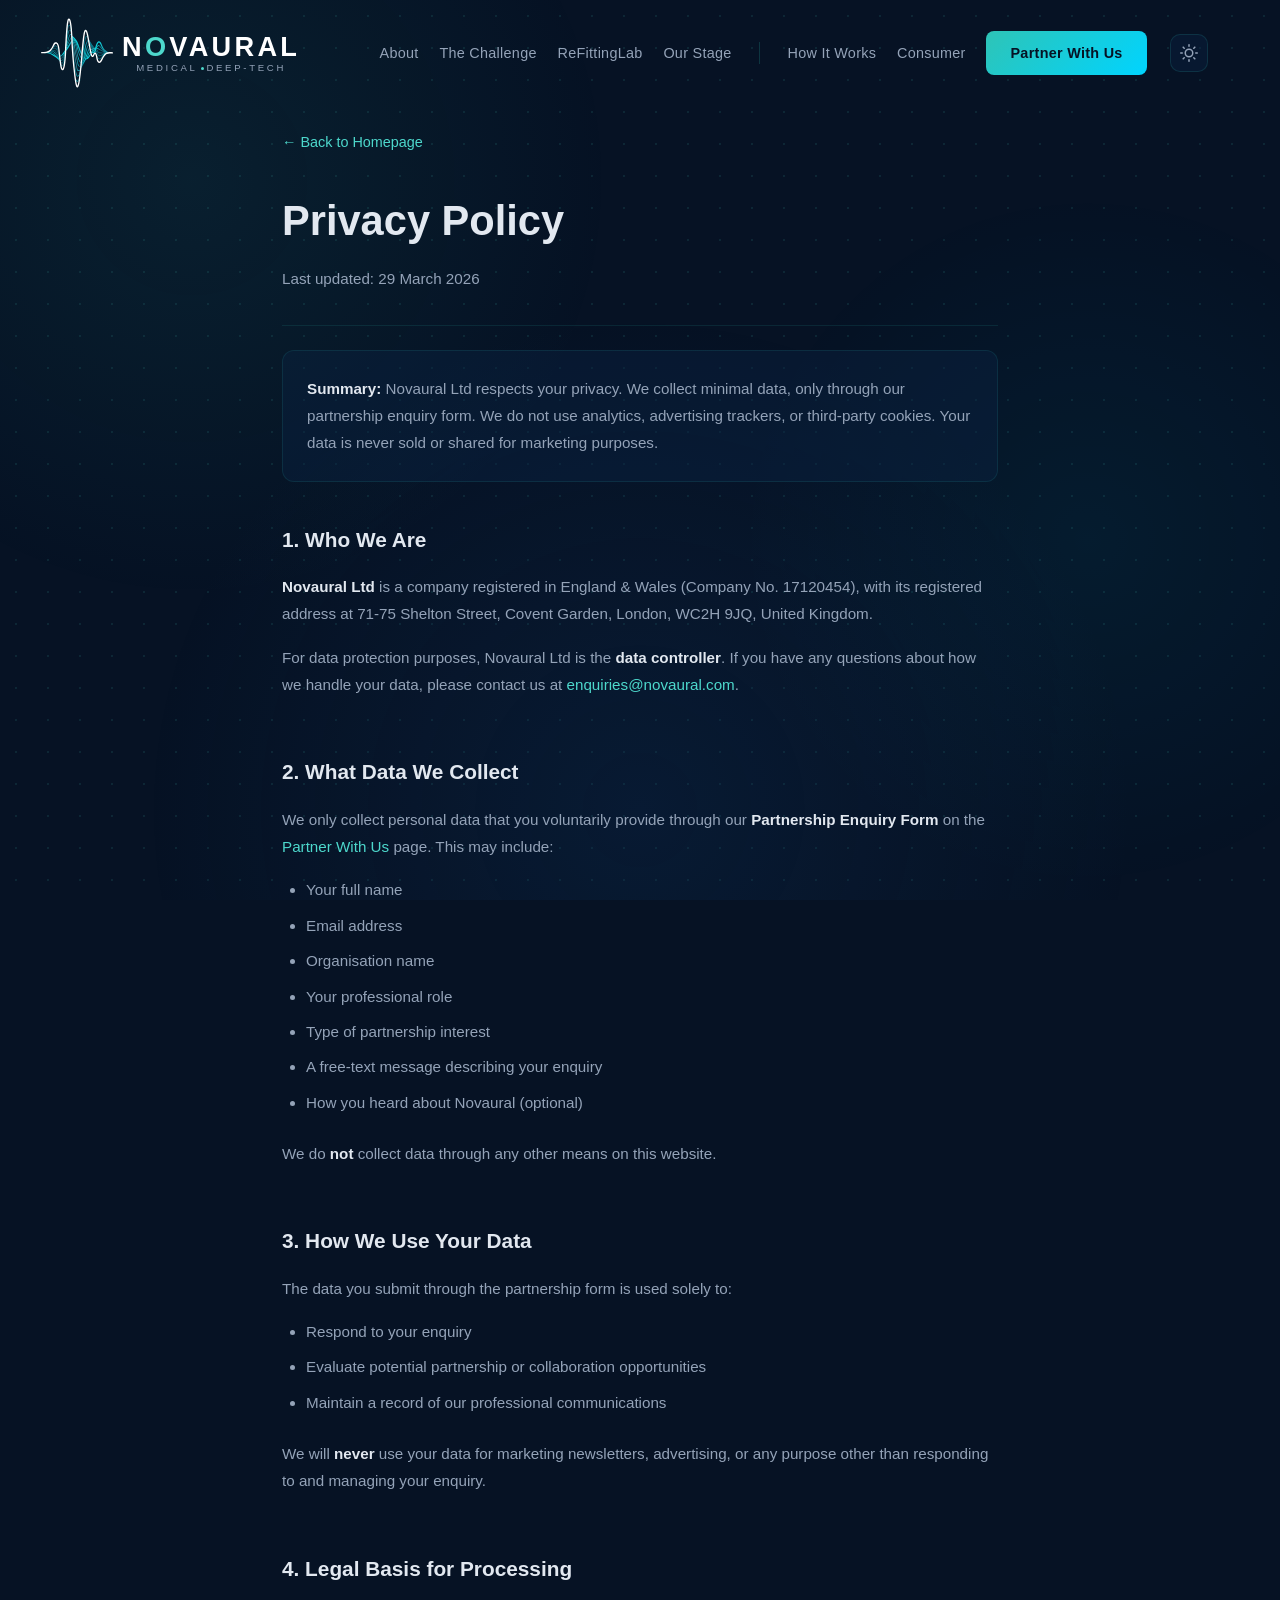
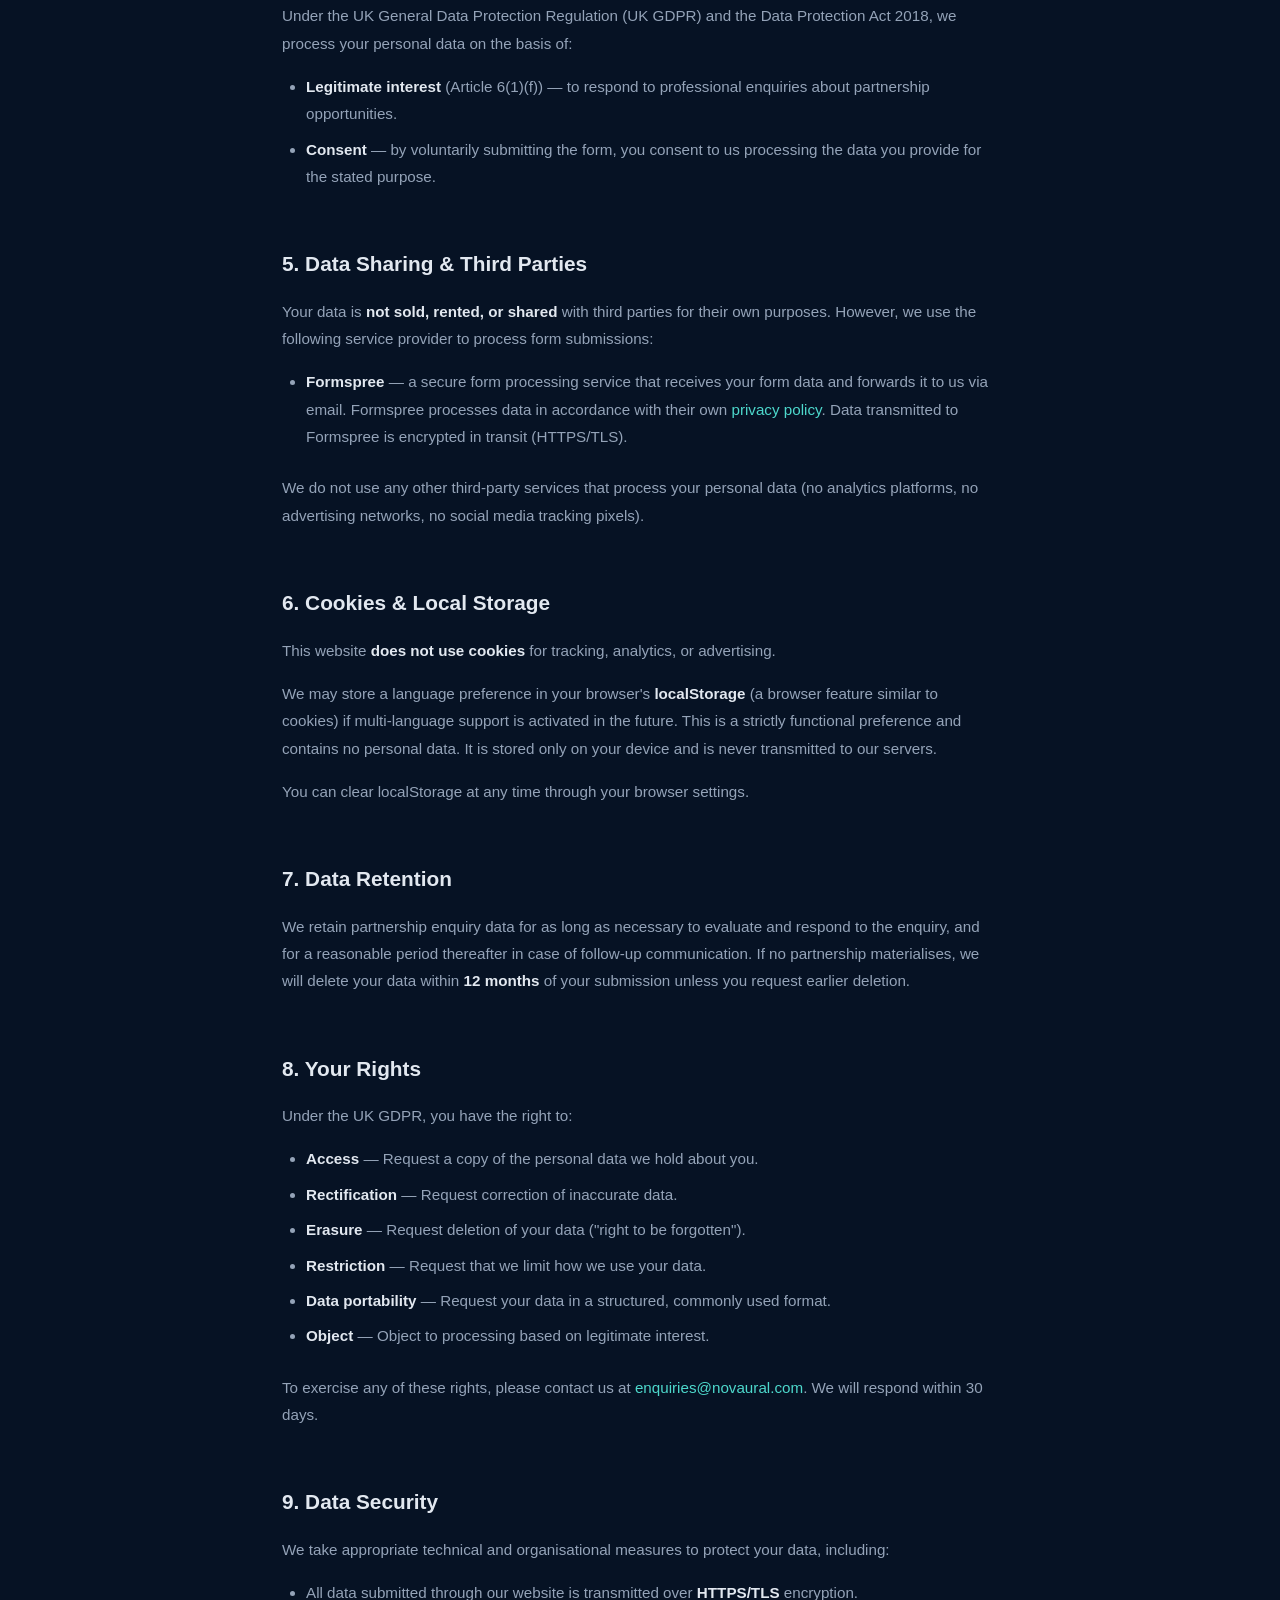
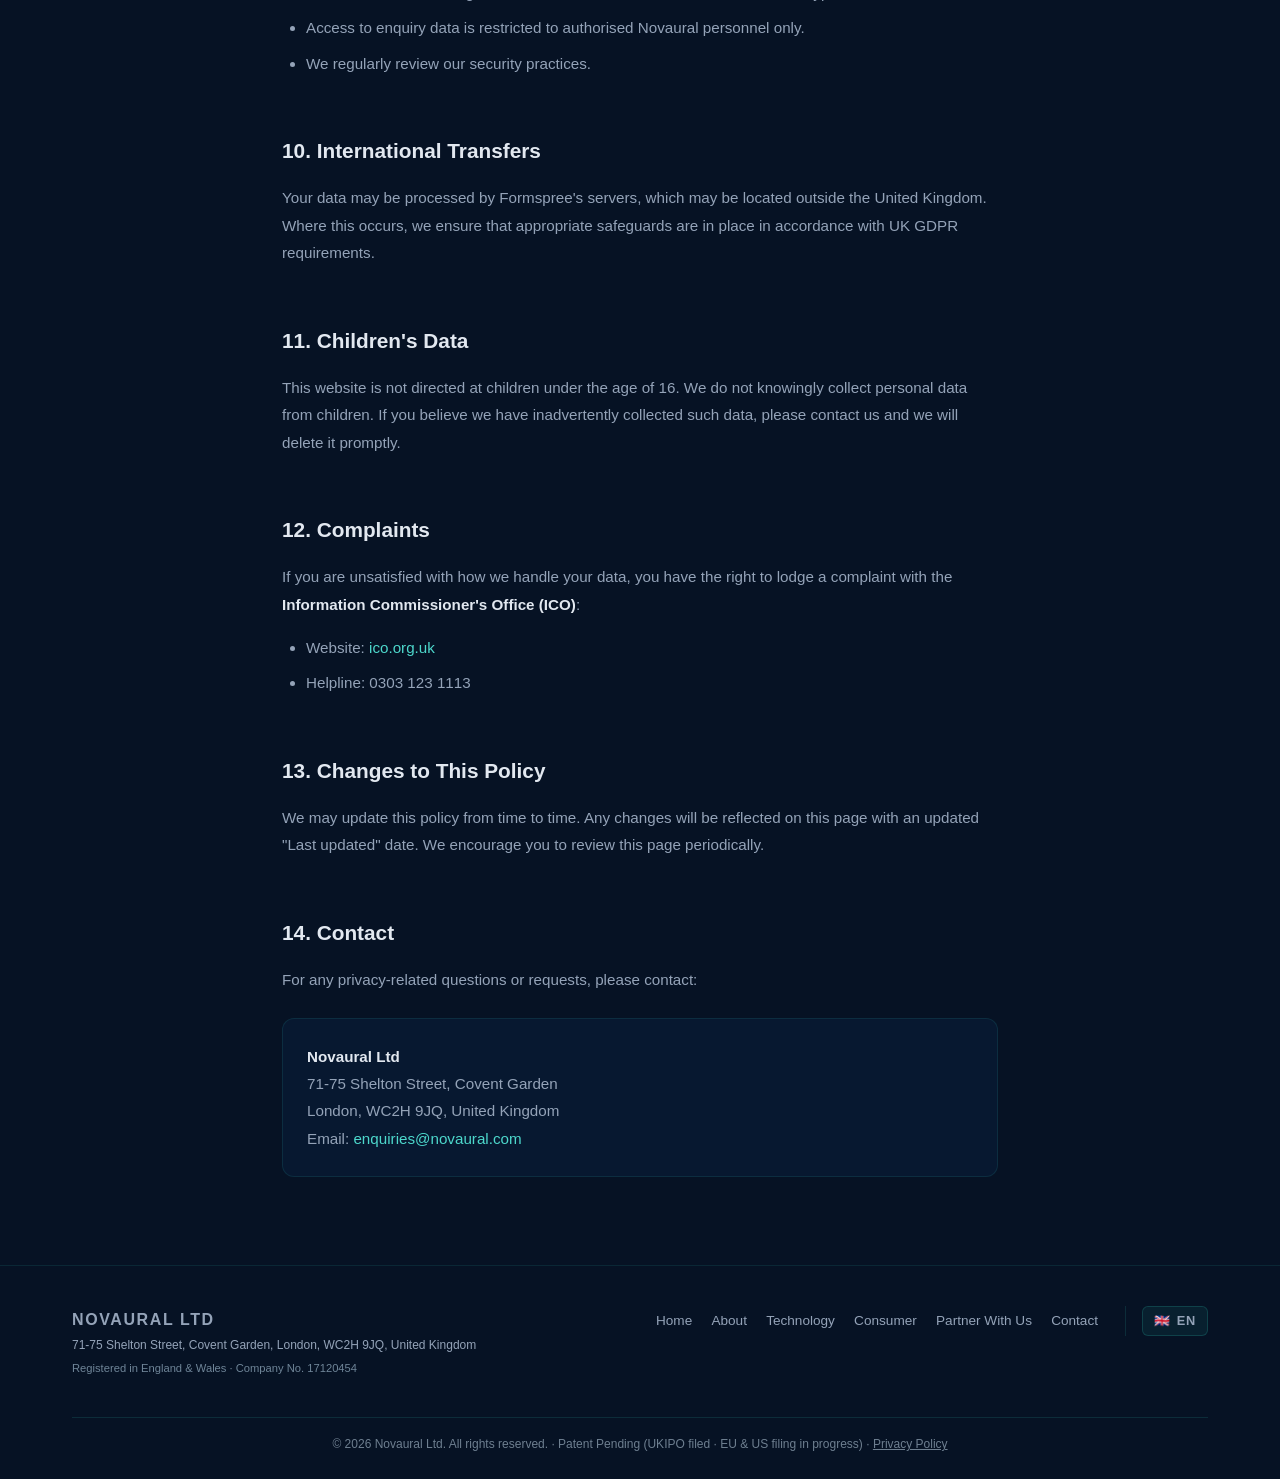
<file: privacy.html>
<!DOCTYPE html>
<html lang="en">
<head>
  <meta charset="UTF-8">
  <meta name="viewport" content="width=device-width, initial-scale=1.0">
  <meta http-equiv="Content-Security-Policy" content="default-src 'self'; script-src 'self' https://static.cloudflareinsights.com 'unsafe-inline'; style-src 'self' https://fonts.googleapis.com 'unsafe-inline'; font-src https://fonts.gstatic.com; img-src 'self' data:; connect-src 'self' https://formspree.io https://cloudflareinsights.com; frame-src 'none';">
  <meta name="description" content="Novaural Ltd Privacy Policy â€” How we collect, use, and protect your personal data. GDPR and UK Data Protection Act 2018 compliant." data-i18n-meta="meta_desc_privacy">
  <title data-i18n-meta="meta_title_privacy">Privacy Policy â€” Novaural Ltd | Data Protection</title>
  <link rel="icon" type="image/svg+xml" href="logo/favicon-wave-main.svg">
  <link rel="icon" type="image/x-icon" href="favicon.ico">
    <link rel="icon" type="image/png" sizes="32x32" href="logo/favicon-32x32.png">
    <link rel="icon" type="image/png" sizes="16x16" href="logo/favicon-16x16.png">
    <link rel="apple-touch-icon" sizes="180x180" href="apple-touch-icon.png">
  <link rel="canonical" href="https://novaural.com/privacy.html">

  <link rel="alternate" hreflang="en" href="https://novaural.com/privacy.html">

  <link rel="alternate" hreflang="x-default" href="https://novaural.com/privacy.html">
  <meta name="robots" content="index, follow">
  <!-- Open Graph -->
  <meta property="og:locale" content="en_GB">
  <meta property="og:type" content="website">
  <meta property="og:title" content="Privacy Policy â€” Novaural Ltd | Data Protection">
  <meta property="og:description" content="Novaural Ltd Privacy Policy â€” How we collect, use, and protect your personal data. GDPR and UK Data Protection Act 2018 compliant.">
  <meta property="og:url" content="https://novaural.com/privacy.html">
  <meta property="og:image" content="https://novaural.com/assets/images/og_social_preview.png">
  <meta property="og:image:width" content="1200">
  <meta property="og:image:height" content="630">
  <meta property="og:site_name" content="Novaural">
  <!-- Twitter Card -->
  <meta name="twitter:card" content="summary_large_image">
  <meta name="twitter:title" content="Privacy Policy â€” Novaural Ltd | Data Protection">
  <meta name="twitter:description" content="Novaural Ltd Privacy Policy â€” How we collect, use, and protect your personal data. GDPR compliant.">
  <meta name="twitter:image" content="https://novaural.com/assets/images/og_social_preview.png">
  <!-- Structured Data -->
  <script type="application/ld+json">
  {
    "@context": "https://schema.org",
    "@graph": [
      {
        "@type": "WebPage",
        "@id": "https://novaural.com/privacy.html",
        "name": "Privacy Policy â€” Novaural Ltd",
        "description": "Novaural Ltd Privacy Policy â€” How we collect, use, and protect your personal data. GDPR and UK Data Protection Act 2018 compliant.",
        "url": "https://novaural.com/privacy.html",
        "inLanguage": "en",
        "isPartOf": {
          "@type": "WebSite",
          "url": "https://novaural.com",
          "name": "Novaural",
          "publisher": { "@id": "https://novaural.com/#organization" }
        },
        "about": {
          "@type": "Thing",
          "name": "Data Protection and Privacy",
          "description": "Personal data handling practices under GDPR and UK Data Protection Act 2018"
        },
        "lastReviewed": "2026-03-29",
        "datePublished": "2026-03-29",
        "dateModified": "2026-04-03"
      }
    ]
  }
  </script>
  <!-- Google Fonts: async load (non-render-blocking for LCP) -->
  <link rel="preconnect" href="https://fonts.googleapis.com">
  <link rel="preconnect" href="https://fonts.gstatic.com" crossorigin>
  <link rel="preload" as="style" href="https://fonts.googleapis.com/css2?family=Inter:wght@400;600&display=swap">
  <link rel="stylesheet" href="https://fonts.googleapis.com/css2?family=Inter:wght@400;500;600;700;800&display=swap" media="print" onload="this.media='all'">
  <link rel="stylesheet" href="https://fonts.googleapis.com/css2?family=Montserrat:wght@500;600;700;800&display=swap" media="print" onload="this.media='all'">
  <noscript>
    <link rel="stylesheet" href="https://fonts.googleapis.com/css2?family=Inter:wght@400;500;600;700;800&display=swap">
    <link rel="stylesheet" href="https://fonts.googleapis.com/css2?family=Montserrat:wght@500;600;700;800&display=swap">
  </noscript>
  <style>
    .privacy-content {
      max-width: 780px;
      margin: 0 auto;
      padding: 8rem 2rem 4rem;
    }
    .privacy-content h1 {
      font-size: clamp(1.8rem, 4vw, 2.6rem);
      margin-bottom: 0.5rem;
    }
    .privacy-last-updated {
      color: var(--text-muted);
      font-size: 0.9rem;
      margin-bottom: 3rem;
      padding-bottom: 2rem;
      border-bottom: 1px solid var(--glass-border);
    }
    .privacy-content h2 {
      font-size: 1.3rem;
      font-weight: 700;
      color: var(--text-primary);
      margin-top: 2.5rem;
      margin-bottom: 1rem;
      padding-top: 1rem;
    }
    .privacy-content h2:first-of-type {
      margin-top: 0;
    }
    .privacy-content p,
    .privacy-content li {
      font-size: 0.95rem;
      color: var(--text-secondary);
      line-height: 1.8;
      margin-bottom: 1rem;
    }
    .privacy-content ul {
      padding-left: 1.5rem;
      margin-bottom: 1.5rem;
    }
    .privacy-content li {
      margin-bottom: 0.5rem;
    }
    .privacy-content a {
      color: var(--teal-400);
      text-decoration: none;
      transition: color 0.2s;
    }
    .privacy-content a:hover {
      color: var(--cyan-accent);
      text-decoration: underline;
    }
    .privacy-content strong {
      color: var(--text-primary);
    }
    .privacy-highlight {
      background: var(--glass-bg);
      border: 1px solid var(--glass-border);
      border-radius: 12px;
      padding: 1.5rem;
      margin: 1.5rem 0;
    }
    .privacy-highlight p {
      margin-bottom: 0;
    }
    .privacy-back {
      display: inline-flex;
      align-items: center;
      gap: 0.5rem;
      color: var(--teal-400);
      font-size: 0.9rem;
      text-decoration: none;
      margin-bottom: 2rem;
      transition: color 0.2s;
    }
    .privacy-back:hover {
      color: var(--cyan-accent);
    }
  </style>
  <!-- No-JS fallback: make all animated elements visible when JS is disabled -->

<!-- [CRITICAL-CSS-START] -->
  <!-- Critical CSS (above-the-fold) - inlined for instant FCP -->
  <style>:root{--navy-900:#061224;--navy-800:#0B2545;--teal-500:#2EC4B6;--teal-400:#4DD8CC;--cyan-accent:#00D4FF;--white:#FFFFFF;--gray-300:#CBD5E1;--gray-400:#94A3B8;--gray-500:#6F8598;--gray-600:#6E7F90;--text-primary:#E2E8F0;--text-secondary:#94A3B8;--text-accent:var(--teal-400);--text-on-teal:var(--navy-900);--text-muted:var(--gray-600);--text-logo:var(--white);--text-logo-sub:var(--gray-400);--bg-primary:var(--navy-900);--bg-navbar:rgba(6,18,36,0.92);--bg-navbar-mobile:rgba(6,18,36,0.98);--bg-teal-subtle:rgba(46,196,182,0.04);--bg-teal-light:rgba(46,196,182,0.08);--bg-teal-medium:rgba(46,196,182,0.15);--border-subtle:rgba(46,196,182,0.15);--border-glow:rgba(46,196,182,0.35);--border-teal-soft:rgba(46,196,182,0.1);--border-teal-med:rgba(46,196,182,0.2);--border-teal-strong:rgba(46,196,182,0.25);--glass-bg:rgba(11,37,69,0.4);--glass-border:rgba(46,196,182,0.12);--glass-shadow:0 8px 32px rgba(0,0,0,0.3);--shadow-card:rgba(0,0,0,0.2);--shadow-overlay:rgba(0,0,0,0.4);--glow-teal:rgba(46,196,182,0.4);--glow-teal-med:rgba(46,196,182,0.3);--glow-teal-subtle:rgba(46,196,182,0.15);--glow-teal-faint:rgba(46,196,182,0.08);--glow-teal-micro:rgba(46,196,182,0.06);--glow-teal400:rgba(77,216,204,0.5);--glow-teal400-soft:rgba(77,216,204,0.3);--glow-teal400-faint:rgba(77,216,204,0.2);--dot-grid-color:rgba(77,216,204,0.10);--orb-teal:rgba(46,196,182,0.08);--orb-cyan:rgba(0,212,255,0.05);--orb-navy:rgba(15,52,96,0.25);--section-padding:6rem 0;--container-max:1200px;--font-family:'Inter',-apple-system,BlinkMacSystemFont,sans-serif;}[data-theme="light"]{--text-primary:#1E293B;--text-secondary:#475569;--text-accent:#0F766E;--text-on-teal:#FFFFFF;--text-muted:#94A3B8;--text-logo:#1E293B;--text-logo-sub:#64748B;--bg-primary:#EFF3F8;--bg-navbar:rgba(241,245,250,0.95);--bg-navbar-mobile:rgba(241,245,250,0.98);--bg-teal-subtle:rgba(15,118,110,0.04);--bg-teal-light:rgba(15,118,110,0.07);--bg-teal-medium:rgba(15,118,110,0.12);--border-subtle:rgba(15,118,110,0.18);--border-glow:rgba(15,118,110,0.35);--border-teal-soft:rgba(15,118,110,0.12);--border-teal-med:rgba(15,118,110,0.22);--border-teal-strong:rgba(15,118,110,0.28);--glass-bg:rgba(255,255,255,0.75);--glass-border:rgba(15,118,110,0.15);--glass-shadow:0 4px 24px rgba(15,23,42,0.08),0 1px 3px rgba(15,23,42,0.06);--shadow-card:0 2px 12px rgba(15,23,42,0.07),0 1px 3px rgba(15,23,42,0.05);--shadow-overlay:rgba(15,23,42,0.15);--glow-teal:rgba(15,118,110,0.22);--glow-teal-med:rgba(15,118,110,0.16);--glow-teal-subtle:rgba(15,118,110,0.10);--glow-teal-faint:rgba(15,118,110,0.06);--glow-teal-micro:rgba(15,118,110,0.04);--glow-teal400:rgba(15,118,110,0.30);--glow-teal400-soft:rgba(15,118,110,0.18);--glow-teal400-faint:rgba(15,118,110,0.12);--dot-grid-color:rgba(15,118,110,0.06);--orb-teal:rgba(15,118,110,0.05);--orb-cyan:rgba(0,180,216,0.04);--orb-navy:rgba(203,213,225,0.5);--navy-900:#1E293B;--navy-800:#FFFFFF;--gray-400:#64748B;--gray-500:#475569;--gray-600:#5B6B80;--white:#1E293B;--teal-500:#0F766E;--teal-400:#0D9488;--cyan-accent:#0891B2;}.no-transitions,.no-transitions *{transition:none !important;}*,*::before,*::after{margin:0;padding:0;box-sizing:border-box;}html{scroll-behavior:smooth;font-size:16px;-webkit-text-size-adjust:100%;text-size-adjust:100%;overflow-x:hidden;}body{font-family:var(--font-family);background:var(--bg-primary);color:var(--text-primary);line-height:1.7;overflow-x:hidden;overflow-wrap:break-word;-webkit-font-smoothing:antialiased;}body::before{content:'';position:fixed;top:0;left:0;width:100%;height:100%;background-image:radial-gradient(circle,var(--dot-grid-color) 1px,transparent 1px);background-size:32px 32px;z-index:-2;pointer-events:none;}body::after{content:'';position:fixed;top:0;left:0;width:100%;height:100%;background:radial-gradient(ellipse 600px 600px at 15% 20%,var(--orb-teal) 0%,transparent 70%),radial-gradient(ellipse 500px 500px at 85% 60%,var(--orb-cyan) 0%,transparent 70%),radial-gradient(ellipse 700px 700px at 50% 90%,var(--orb-navy) 0%,transparent 70%);z-index:-1;pointer-events:none;}[data-theme="light"] body::before{background-image:linear-gradient(rgba(15,118,110,0.04) 1px,transparent 1px),linear-gradient(90deg,rgba(15,118,110,0.04) 1px,transparent 1px);background-size:40px 40px;}.container{max-width:var(--container-max);margin:0 auto;padding:0 2rem;}.navbar{position:fixed;top:0;left:0;width:100%;z-index:1000;padding:1rem 0;transition:background-color 0.4s ease,padding 0.4s ease,backdrop-filter 0.4s ease;backdrop-filter:blur(0px);}.navbar.scrolled{background:var(--bg-navbar);backdrop-filter:blur(20px);border-bottom:1px solid var(--glass-border);padding:0.6rem 0;}.nav-content{display:flex;align-items:center;justify-content:space-between;max-width:var(--container-max);margin:0 auto;padding:0 2rem 0 0;}.nav-logo{display:flex;align-items:center;gap:0.5rem;text-decoration:none;color:var(--white);margin-right:4rem;}.nav-logo img{height:74px;width:auto;transition:transform 0.4s ease,filter 0.4s ease;}.nav-logo-svg{height:74px;width:auto;color:var(--text-logo);transition:transform 0.4s ease,filter 0.4s ease,color 0.3s ease;will-change:transform,filter;}.nav-logo-text{display:flex;flex-direction:column;line-height:1;}.nav-logo-brand{font-family:'Montserrat',sans-serif;font-size:1.7rem;font-weight:700;letter-spacing:0.12em;color:var(--text-logo);display:flex;align-items:center;}.nav-logo-brand .logo-o{color:var(--teal-400);display:inline-block;}.nav-logo-sub{font-family:'Montserrat',sans-serif;font-size:0.6rem;font-weight:500;letter-spacing:0.28em;color:var(--text-logo-sub);margin-top:3px;text-align:center;}.nav-logo-sub .sub-dot{display:inline-block;width:3px;height:3px;border-radius:50%;background:var(--teal-400);vertical-align:middle;margin:0 0.3em;}.nav-links{display:flex;list-style:none;gap:1.3rem;align-items:center;}.nav-links a{color:var(--text-secondary);text-decoration:none;font-size:0.9rem;font-weight:500;letter-spacing:0.02em;position:relative;display:inline-block;}.nav-links a::after{content:'';position:absolute;bottom:-4px;left:0;width:0;height:2px;background:var(--teal-500);}.nav-links .nav-cta{background:linear-gradient(135deg,var(--teal-500),var(--cyan-accent));color:var(--text-on-teal);padding:0.6rem 1.5rem;border-radius:8px;font-weight:600;white-space:nowrap;}.nav-links .nav-cta::after{display:none;}.nav-toggle{display:none;flex-direction:column;align-items:center;justify-content:center;gap:5px;cursor:pointer;background:none;border:none;padding:4px;min-width:44px;min-height:44px;}.nav-toggle span{display:block;width:24px;height:2px;background:var(--text-primary);border-radius:2px;}.lang-selector-container{display:flex;align-items:center;margin-left:0.5rem;padding-left:1rem;border-left:1px solid var(--border-subtle);}.scroll-progress{position:absolute;top:100%;left:0;height:3px;background:linear-gradient(90deg,var(--teal-400),var(--cyan-accent));width:0%;z-index:1;pointer-events:none;}.hero{min-height:100vh;min-height:100dvh;display:flex;align-items:center;justify-content:center;text-align:center;position:relative;padding:8rem 2rem 6rem;overflow:hidden;}.hero::before{content:'';position:absolute;top:50%;left:50%;width:800px;height:800px;transform:translate(-50%,-50%);background:radial-gradient(circle,var(--glow-teal-micro) 0%,transparent 70%);animation:heroGlow 8s ease-in-out infinite;pointer-events:none;}.hero-waveforms{position:absolute;top:0;left:0;width:100%;height:100%;pointer-events:none;overflow:hidden;}.waveform{position:absolute;width:200%;height:40%;}.waveform-1{top:25%;animation:waveScroll 18s linear infinite;}.waveform-2{top:45%;animation:waveScroll 14s linear infinite reverse;}.waveform-3{top:60%;animation:waveScroll 22s linear infinite;}.hero-content{max-width:800px;z-index:1;will-change:transform,opacity;}.hero-badge{display:inline-flex;align-items:center;gap:0.5rem;background:var(--glass-bg);border:1px solid var(--glass-border);border-radius:50px;padding:0.5rem 1.25rem;font-size:0.85rem;color:var(--teal-400);margin-bottom:2rem;backdrop-filter:blur(10px);animation:fadeInUp 0.8s ease;}.hero-badge .dot{width:8px;height:8px;background:var(--teal-500);border-radius:50%;animation:pulse-dot 2s infinite;}.hero h1{font-size:clamp(2.5rem,6vw,4.2rem);font-weight:800;line-height:1.1;margin-bottom:1.5rem;animation:heroSlideUp 0.6s ease both;}.hero h1 .gradient-text{background:linear-gradient(135deg,var(--teal-400),var(--cyan-accent));-webkit-background-clip:text;-webkit-text-fill-color:transparent;background-clip:text;}.gradient-text{background:linear-gradient(135deg,var(--teal-400),var(--cyan-accent));-webkit-background-clip:text;-webkit-text-fill-color:transparent;background-clip:text;}.hero-subtitle{font-size:1.2rem;color:var(--text-secondary);margin-bottom:2.5rem;max-width:600px;margin-left:auto;margin-right:auto;animation:fadeInUp 0.8s ease 0.2s both;}.hero-cta{display:flex;gap:1rem;justify-content:center;flex-wrap:wrap;animation:fadeInUp 0.8s ease 0.3s both;}.hero-wave{position:absolute;bottom:0;left:0;width:100%;opacity:0.08;}.btn-primary{display:inline-flex;align-items:center;gap:0.5rem;background:linear-gradient(135deg,var(--teal-500),var(--cyan-accent));color:var(--text-on-teal);padding:0.9rem 2rem;border-radius:10px;text-decoration:none;font-weight:700;font-size:1rem;border:none;cursor:pointer;}.btn-secondary{display:inline-flex;align-items:center;gap:0.5rem;background:transparent;color:var(--text-primary);padding:0.9rem 2rem;border-radius:10px;text-decoration:none;font-weight:600;font-size:1rem;border:1px solid var(--border-subtle);}section{padding:var(--section-padding);}.section-label{display:inline-flex;align-items:center;gap:0.5rem;font-size:0.8rem;font-weight:600;color:var(--teal-400);text-transform:uppercase;letter-spacing:0.15em;margin-bottom:1rem;}.section-label::before{content:'';width:24px;height:2px;background:var(--teal-500);}.section-title{font-size:clamp(2rem,4vw,3rem);font-weight:800;line-height:1.15;margin-bottom:1.25rem;}.section-subtitle{font-size:1.1rem;color:var(--text-secondary);max-width:680px;line-height:1.7;}.collab-hero{padding-top:10rem;padding-bottom:4rem;text-align:center;}.skip-link{position:absolute;top:-100%;left:0;z-index:10000;padding:0.8rem 1.5rem;background:var(--teal-400);color:var(--navy-900);font-weight:600;font-size:0.95rem;text-decoration:none;border-radius:0 0 8px 0;transition:top 0.15s ease;}.skip-link:focus{top:0;}@keyframes fadeInUp{from{opacity:0;transform:translateY(30px);}to{opacity:1;transform:translateY(0);}}@keyframes pulse-dot{0%,100%{opacity:1;}50%{opacity:0.4;}}@keyframes heroGlow{0%,100%{opacity:0.4;transform:translate(-50%,-50%) scale(1);}50%{opacity:1;transform:translate(-50%,-50%) scale(1.3);}}@keyframes waveScroll{0%{transform:translateX(0);}100%{transform:translateX(-50%);}}@keyframes heroSlideUp{from{transform:translateY(20px);}to{transform:translateY(0);}}.fade-in{opacity:0;transform:translateY(40px);}@media (max-width:1200px){.nav-links{gap:1rem;}.nav-links a{font-size:0.82rem;}.nav-cta{padding:0.5rem 1rem;font-size:0.82rem;}.nav-logo-brand{font-size:1.4rem;}.nav-logo-sub{font-size:0.5rem;}.nav-logo img{height:40px;}.nav-logo{margin-right:1rem;}}@media (max-width:1024px){.nav-links{gap:0.6rem;}.nav-links a{font-size:0.78rem;}.nav-cta{padding:0.45rem 0.8rem;font-size:0.78rem;}.nav-logo-brand{font-size:1.2rem;}.nav-logo-sub{font-size:0.45rem;}.nav-logo img{height:34px;}.nav-logo{margin-right:0.5rem;}}@media (max-width:900px){:root{--section-padding:4rem 0;}.nav-links{display:none;position:fixed;top:0;left:0;width:100%;height:100vh;height:100dvh;background:var(--bg-navbar-mobile);flex-direction:column;justify-content:center;gap:2rem;backdrop-filter:blur(20px);}.nav-links.active{display:flex;}.nav-links a{font-size:1.2rem;}.nav-toggle{display:flex;z-index:1001;}.hero{padding:7rem 1.5rem 4rem;}.collab-hero{padding-top:8rem;}}@media (max-width:480px){.hero h1{font-size:2rem;}.hero-subtitle{font-size:1rem;}.section-title{font-size:1.8rem;}}</style>
  <!-- Full CSS - async load (non-render-blocking) -->
  <link rel="preload" href="css/style.css" as="style" onload="this.rel='stylesheet'">
  <link rel="preload" href="css/animations.css" as="style" onload="this.rel='stylesheet'">
  <noscript>
    <link rel="stylesheet" href="css/style.css">
    <link rel="stylesheet" href="css/animations.css">
  </noscript>
<!-- [CRITICAL-CSS-END] -->
                                    <noscript><style>
    .fade-in,.fade-in-left,.fade-in-right,.slide-up,.slide-left,.slide-right,
    .scale-in,.glow-in,.draw-border,.pipe-node,.pipe-arrow,.safety-card,
    .algo-feature,.compat-card,.about-card,.outcome-col,.why-card,.detail-step,
    .compare-col,.gap-callout,.freq-bar,.wf-step{opacity:1!important;transform:none!important}
  </style></noscript>
</head>
<body>

  <a href="#main-content" class="skip-link" data-i18n="skip_to_main">Skip to main content</a>

  <!-- ============================================= -->
  <!-- NAVIGATION                                    -->
  <!-- ============================================= -->
  <nav class="navbar scrolled" id="navbar" aria-label="Main navigation">
    <div class="nav-content">
      <a href="index.html" class="nav-logo">
        <img src="logo/novaural_wave_icon.svg" alt="Novaural hearing aid verification technology" width="40" height="40">
        <div class="nav-logo-text">
          <span class="nav-logo-brand">N<span class="logo-o">O</span>VAURAL</span>
          <span class="nav-logo-sub">MEDICAL<span class="sub-dot"></span>DEEP-TECH</span>
        </div>
      </a>
      <ul class="nav-links" id="navLinks">
        <li><a href="index.html#about" data-i18n="nav_about">About</a></li>
        <li><a href="index.html#challenge" data-i18n="nav_challenge">The Challenge</a></li>
        <li><a href="index.html#product" data-i18n="nav_refittinglab">ReFittingLab</a></li>
        <li><a href="index.html#stage" data-i18n="nav_our_stage">Our Stage</a></li>
        <li class="nav-separator" aria-hidden="true"></li>
        <li><a href="how-it-works.html" data-i18n="nav_how_it_works">How It Works</a></li>
        <li><a href="beyond-clinical.html" data-i18n="nav_consumer">Consumer</a></li>
        <li><a href="collaborate.html" class="nav-cta" data-i18n="nav_partner">Partner With Us</a></li>
      </ul>
      <button class="nav-toggle" id="navToggle" aria-label="Toggle menu" aria-expanded="false">
        <span></span>
        <span></span>
        <span></span>
      </button>
    </div>
    <div class="scroll-progress" id="scrollProgress"></div>
  </nav>

  <!-- ============================================= -->
  <!-- PRIVACY CONTENT                               -->
  <!-- ============================================= -->

  <main id="main-content">
  <div class="privacy-content">

    <a href="index.html" class="privacy-back" data-i18n="privacy_back">â† Back to Homepage</a>

    <h1 data-i18n="priv_privacy_policy">Privacy Policy</h1>
    <p class="privacy-last-updated" data-i18n="priv_last_updated_29_march">Last updated: 29 March 2026</p>

    <div class="privacy-highlight">
      <p data-i18n-html="priv_summary_novaural_ltd_respects"><strong>Summary:</strong> Novaural Ltd respects your privacy. We collect minimal data, only through our partnership enquiry form. We do not use analytics, advertising trackers, or third-party cookies. Your data is never sold or shared for marketing purposes.</p>
    </div>

    <h2 data-i18n="priv_1_who_we_are">1. Who We Are</h2>
    <p data-i18n-html="priv_novaural_ltd_is_a"><strong>Novaural Ltd</strong> is a company registered in England &amp; Wales (Company No. 17120454), with its registered address at 71-75 Shelton Street, Covent Garden, London, WC2H 9JQ, United Kingdom.</p>
    <p data-i18n-html="priv_for_data_protection_purposes">For data protection purposes, Novaural Ltd is the <strong>data controller</strong>. If you have any questions about how we handle your data, please contact us at <a href="mailto:enquiries@novaural.com">enquiries@novaural.com</a>.</p>

    <h2 data-i18n="priv_2_what_data_we">2. What Data We Collect</h2>
    <p data-i18n-html="priv_we_only_collect_personal">We only collect personal data that you voluntarily provide through our <strong>Partnership Enquiry Form</strong> on the <a href="collaborate.html">Partner With Us</a> page. This may include:</p>
    <ul>
      <li data-i18n="priv_your_full_name">Your full name</li>
      <li data-i18n="priv_email_address">Email address</li>
      <li data-i18n="priv_organisation_name">Organisation name</li>
      <li data-i18n="priv_your_professional_role">Your professional role</li>
      <li data-i18n="priv_type_of_partnership_interest">Type of partnership interest</li>
      <li data-i18n="priv_a_freetext_message_describing">A free-text message describing your enquiry</li>
      <li data-i18n="priv_how_you_heard_about">How you heard about Novaural (optional)</li>
    </ul>
    <p data-i18n-html="priv_we_do_not_collect">We do <strong>not</strong> collect data through any other means on this website.</p>

    <h2 data-i18n="priv_3_how_we_use">3. How We Use Your Data</h2>
    <p data-i18n="priv_the_data_you_submit">The data you submit through the partnership form is used solely to:</p>
    <ul>
      <li data-i18n="priv_respond_to_your_enquiry">Respond to your enquiry</li>
      <li data-i18n="priv_evaluate_potential_partnership_or">Evaluate potential partnership or collaboration opportunities</li>
      <li data-i18n="priv_maintain_a_record_of">Maintain a record of our professional communications</li>
    </ul>
    <p data-i18n-html="priv_we_will_never_use">We will <strong>never</strong> use your data for marketing newsletters, advertising, or any purpose other than responding to and managing your enquiry.</p>

    <h2 data-i18n="priv_4_legal_basis_for">4. Legal Basis for Processing</h2>
    <p data-i18n="priv_under_the_uk_general">Under the UK General Data Protection Regulation (UK GDPR) and the Data Protection Act 2018, we process your personal data on the basis of:</p>
    <ul>
      <li data-i18n-html="priv_legitimate_interest_article_61f"><strong>Legitimate interest</strong> (Article 6(1)(f)) â€” to respond to professional enquiries about partnership opportunities.</li>
      <li data-i18n-html="priv_consent_by_voluntarily_submitting"><strong>Consent</strong> â€” by voluntarily submitting the form, you consent to us processing the data you provide for the stated purpose.</li>
    </ul>

    <h2 data-i18n="priv_5_data_sharing_amp">5. Data Sharing &amp; Third Parties</h2>
    <p data-i18n-html="priv_your_data_is_not">Your data is <strong>not sold, rented, or shared</strong> with third parties for their own purposes. However, we use the following service provider to process form submissions:</p>
    <ul>
      <li data-i18n-html="priv_formspree_a_secure_form"><strong>Formspree</strong> â€” a secure form processing service that receives your form data and forwards it to us via email. Formspree processes data in accordance with their own <a href="https://formspree.io/legal/privacy-policy" target="_blank" rel="noopener">privacy policy</a>. Data transmitted to Formspree is encrypted in transit (HTTPS/TLS).</li>
    </ul>
    <p data-i18n="priv_we_do_not_use">We do not use any other third-party services that process your personal data (no analytics platforms, no advertising networks, no social media tracking pixels).</p>

    <h2 data-i18n="priv_6_cookies_amp_local">6. Cookies &amp; Local Storage</h2>
    <p data-i18n-html="priv_this_website_does_not">This website <strong>does not use cookies</strong> for tracking, analytics, or advertising.</p>
    <p data-i18n-html="priv_we_may_store_a">We may store a language preference in your browser's <strong>localStorage</strong> (a browser feature similar to cookies) if multi-language support is activated in the future. This is a strictly functional preference and contains no personal data. It is stored only on your device and is never transmitted to our servers.</p>
    <p data-i18n="priv_you_can_clear_localstorage">You can clear localStorage at any time through your browser settings.</p>

    <h2 data-i18n="priv_7_data_retention">7. Data Retention</h2>
    <p data-i18n-html="priv_we_retain_partnership_enquiry">We retain partnership enquiry data for as long as necessary to evaluate and respond to the enquiry, and for a reasonable period thereafter in case of follow-up communication. If no partnership materialises, we will delete your data within <strong>12 months</strong> of your submission unless you request earlier deletion.</p>

    <h2 data-i18n="priv_8_your_rights">8. Your Rights</h2>
    <p data-i18n="priv_under_the_uk_gdpr">Under the UK GDPR, you have the right to:</p>
    <ul>
      <li data-i18n-html="priv_access_request_a_copy"><strong>Access</strong> â€” Request a copy of the personal data we hold about you.</li>
      <li data-i18n-html="priv_rectification_request_correction_of"><strong>Rectification</strong> â€” Request correction of inaccurate data.</li>
      <li data-i18n-html="priv_erasure_request_deletion_of"><strong>Erasure</strong> â€” Request deletion of your data ("right to be forgotten").</li>
      <li data-i18n-html="priv_restriction_request_that_we"><strong>Restriction</strong> â€” Request that we limit how we use your data.</li>
      <li data-i18n-html="priv_data_portability_request_your"><strong>Data portability</strong> â€” Request your data in a structured, commonly used format.</li>
      <li data-i18n-html="priv_object_object_to_processing"><strong>Object</strong> â€” Object to processing based on legitimate interest.</li>
    </ul>
    <p data-i18n-html="priv_to_exercise_any_of">To exercise any of these rights, please contact us at <a href="mailto:enquiries@novaural.com">enquiries@novaural.com</a>. We will respond within 30 days.</p>

    <h2 data-i18n="priv_9_data_security">9. Data Security</h2>
    <p data-i18n="priv_we_take_appropriate_technical">We take appropriate technical and organisational measures to protect your data, including:</p>
    <ul>
      <li data-i18n-html="priv_all_data_submitted_through">All data submitted through our website is transmitted over <strong>HTTPS/TLS</strong> encryption.</li>
      <li data-i18n="priv_access_to_enquiry_data">Access to enquiry data is restricted to authorised Novaural personnel only.</li>
      <li data-i18n="priv_we_regularly_review_our">We regularly review our security practices.</li>
    </ul>

    <h2 data-i18n="priv_10_international_transfers">10. International Transfers</h2>
    <p data-i18n="priv_your_data_may_be">Your data may be processed by Formspree's servers, which may be located outside the United Kingdom. Where this occurs, we ensure that appropriate safeguards are in place in accordance with UK GDPR requirements.</p>

    <h2 data-i18n="priv_11_childrens_data">11. Children's Data</h2>
    <p data-i18n="priv_this_website_is_not">This website is not directed at children under the age of 16. We do not knowingly collect personal data from children. If you believe we have inadvertently collected such data, please contact us and we will delete it promptly.</p>

    <h2 data-i18n="priv_12_complaints">12. Complaints</h2>
    <p data-i18n-html="priv_if_you_are_unsatisfied">If you are unsatisfied with how we handle your data, you have the right to lodge a complaint with the <strong>Information Commissioner's Office (ICO)</strong>:</p>
    <ul>
      <li data-i18n-html="priv_website_icoorguk">Website: <a href="https://ico.org.uk" target="_blank" rel="noopener">ico.org.uk</a></li>
      <li data-i18n="priv_helpline_0303_123_1113">Helpline: 0303 123 1113</li>
    </ul>

    <h2 data-i18n="priv_13_changes_to_this">13. Changes to This Policy</h2>
    <p data-i18n="priv_we_may_update_this">We may update this policy from time to time. Any changes will be reflected on this page with an updated "Last updated" date. We encourage you to review this page periodically.</p>

    <h2 data-i18n="priv_14_contact">14. Contact</h2>
    <p data-i18n="priv_for_any_privacyrelated_questions">For any privacy-related questions or requests, please contact:</p>
    <div class="privacy-highlight">
      <p><strong>Novaural Ltd</strong><br>
        71-75 Shelton Street, Covent Garden<br>
        London, WC2H 9JQ, United Kingdom<br>
        Email: <a href="mailto:enquiries@novaural.com">enquiries@novaural.com</a></p>
    </div>

  </div>
  </main>

  <!-- ============================================= -->
  <!-- FOOTER                                        -->
  <!-- ============================================= -->
  <footer class="footer">
    <div class="container">
      <div class="footer-content">
        <div class="footer-brand">
          <div class="footer-logo">
            <span>Novaural Ltd</span>
          </div>
          <div class="footer-company-info">
            <address class="footer-address" data-i18n="footer_address">71-75 Shelton Street, Covent Garden, London, WC2H 9JQ, United Kingdom</address>
            <div class="footer-reg" data-i18n="footer_reg">Registered in England &amp; Wales Â· Company No. 17120454</div>
          </div>
        </div>
        <div class="footer-links">
          <a href="index.html" data-i18n="footer_home">Home</a>
          <a href="index.html#about" data-i18n="footer_about">About</a>
          <a href="index.html#product" data-i18n="footer_technology">Technology</a>
          <a href="beyond-clinical.html" data-i18n="footer_consumer">Consumer</a>
          <a href="collaborate.html" data-i18n="footer_partner">Partner With Us</a>
          <a href="index.html#contact" data-i18n="footer_contact">Contact</a>
          <div class="lang-selector-container"></div>
        </div>
        <div class="footer-legal" data-i18n-html="footer_legal">
          &copy; 2026 Novaural Ltd. All rights reserved. &middot; Patent Pending (UKIPO filed &middot; EU &amp; US filing in progress) &middot; <a href="privacy.html" class="footer-privacy-link">Privacy Policy</a>
        </div>
      </div>
    </div>
  </footer>

  <script defer src="js/i18n.js"></script>
  <script defer src="js/main.js"></script>
  <!-- Cloudflare Web Analytics --><script defer src='https://static.cloudflareinsights.com/beacon.min.js' data-cf-beacon='{"token": "16296de92a204e909d55c9422b0a4587"}'></script><!-- End Cloudflare Web Analytics -->
</body>
</html>
</file>
<file: css/style.css>
/* =============================================
   NOVAURAL — Design System
   ============================================= */

/* Google Fonts — loaded via <link> in HTML for faster rendering */
/* @import url('https://fonts.googleapis.com/css2?family=Inter:wght@300;400;500;600;700;800&display=swap'); */
/* @import url('https://fonts.googleapis.com/css2?family=Montserrat:wght@500;600;700;800&display=swap'); */

/* CSS Variables */
:root {
  /* ── Palette (immutable — never change per theme) ── */
  --navy-900: #061224;
  --navy-800: #0B2545;
  --teal-500: #2EC4B6;
  --teal-400: #4DD8CC;

  --cyan-accent: #00D4FF;

  /* Neutrals */
  --white: #FFFFFF;

  --gray-300: #CBD5E1;
  --gray-400: #94A3B8;
  --gray-500: #6F8598;
  --gray-600: #6E7F90;

  /* ── Semantic (theme-switched) ── */

  /* Text */
  --text-primary: #E2E8F0;
  --text-secondary: #94A3B8;
  --text-accent: var(--teal-400);
  --text-on-teal: var(--navy-900);  /* text/icons sitting ON teal/cyan gradient backgrounds */
  --text-muted: var(--gray-600);
  --text-logo: var(--white);
  --text-logo-sub: var(--gray-400);

  /* Backgrounds — solid */
  --bg-primary: var(--navy-900);

  --bg-navbar: rgba(6, 18, 36, 0.92);
  --bg-navbar-mobile: rgba(6, 18, 36, 0.98);
  --bg-input: rgba(6, 18, 36, 0.6);
  --bg-select-dropdown: var(--navy-800);

  /* Backgrounds — teal tinted (ascending opacity) */
  --bg-teal-subtle: rgba(46, 196, 182, 0.04);
  --bg-teal-light: rgba(46, 196, 182, 0.08);
  --bg-teal-medium: rgba(46, 196, 182, 0.15);

  /* Borders */
  --border-subtle: rgba(46, 196, 182, 0.15);
  --border-glow: rgba(46, 196, 182, 0.35);
  --border-teal-soft: rgba(46, 196, 182, 0.1);
  --border-teal-med: rgba(46, 196, 182, 0.2);
  --border-teal-strong: rgba(46, 196, 182, 0.25);

  /* Glass effect */
  --glass-bg: rgba(11, 37, 69, 0.4);
  --glass-border: rgba(46, 196, 182, 0.12);
  --glass-shadow: 0 8px 32px rgba(0, 0, 0, 0.3);

  /* Shadows */
  --shadow-card: rgba(0, 0, 0, 0.2);
  --shadow-card-light: rgba(0, 0, 0, 0.15);
  --shadow-overlay: rgba(0, 0, 0, 0.4);

  /* Glows — teal */
  --glow-teal: rgba(46, 196, 182, 0.4);
  --glow-teal-strong: rgba(46, 196, 182, 0.6);
  --glow-teal-med: rgba(46, 196, 182, 0.3);
  --glow-teal-subtle: rgba(46, 196, 182, 0.15);
  --glow-teal-faint: rgba(46, 196, 182, 0.08);
  --glow-teal-micro: rgba(46, 196, 182, 0.06);
  --glow-teal-nano: rgba(46, 196, 182, 0.05);
  --glow-teal400: rgba(77, 216, 204, 0.5);
  --glow-teal400-soft: rgba(77, 216, 204, 0.3);
  --glow-teal400-faint: rgba(77, 216, 204, 0.2);
  --glow-teal400-micro: rgba(77, 216, 204, 0.12);
  --glow-cyan: rgba(0, 212, 255, 0.08);
  --glow-cyan-faint: rgba(0, 212, 255, 0.05);

  /* Accent colors (non-teal) */
  --accent-red: rgba(255, 107, 107, 0.3);
  --accent-purple: rgba(168, 130, 255, 0.08);
  --accent-amber: rgba(255, 183, 77, 0.08);
  --accent-safety: #ffab40;
  --color-warning: #ff7043;
  --color-nhs-start: #42a5f5;
  --color-nhs-end: #66bb6a;

  /* Decorative */
  --dot-grid-color: rgba(77, 216, 204, 0.10);
  --orb-teal: rgba(46, 196, 182, 0.08);
  --orb-cyan: rgba(0, 212, 255, 0.05);
  --orb-navy: rgba(15, 52, 96, 0.25);

  /* Spacing */
  --section-padding: 6rem 0;
  --container-max: 1200px;

  /* Typography */
  --font-family: 'Inter', -apple-system, BlinkMacSystemFont, sans-serif;

}

/* =============================================
   ACCESSIBILITY
   Skip-link and focus-visible indicators.
   ============================================= */

.skip-link {
  position: absolute;
  top: -100%;
  left: 0;
  z-index: 10000;
  padding: 0.8rem 1.5rem;
  background: var(--teal-400);
  color: var(--navy-900);
  font-weight: 600;
  font-size: 0.95rem;
  text-decoration: none;
  border-radius: 0 0 8px 0;
  transition: top 0.15s ease;
}
.skip-link:focus {
  top: 0;
}

/* Global focus-visible — keyboard users see a clear ring,
   mouse users don't. Form inputs already have their own
   border-color change on focus, so we exclude them. */
a:focus-visible,
button:focus-visible,
[tabindex]:focus-visible {
  outline: 2px solid var(--teal-400);
  outline-offset: 3px;
  border-radius: 4px;
}

.form-group input:focus-visible,
.form-group select:focus-visible,
.form-group textarea:focus-visible {
  outline: none; /* they use border-color + box-shadow instead */
}

/* =============================================
   UTILITY CLASSES
   Reusable helpers to eliminate inline styles.
   ============================================= */

/* Text alignment */
.text-center { text-align: center; }

/* Subtitle centered pattern (label+title left, subtitle centered) */
.subtitle-centered {
  text-align: center;
  margin-left: auto;
  margin-right: auto;
}

/* Max-width constraints */
.max-w-600 { max-width: 600px; }
.max-w-700 { max-width: 700px; }
.max-w-720 { max-width: 720px; }
.max-w-740 { max-width: 740px; }
.max-w-760 { max-width: 760px; }

/* Spacing — margin top */
.mt-4  { margin-top: 1rem; }
.mt-6  { margin-top: 1.5rem; }
.mt-8  { margin-top: 2rem; }
.mt-10 { margin-top: 2.5rem; }
.mt-14 { margin-top: 3.5rem; }

/* Spacing — margin bottom */
.mb-4  { margin-bottom: 1rem; }
.mb-8  { margin-bottom: 2rem; }
.mb-10 { margin-bottom: 2.5rem; }
.mb-12 { margin-bottom: 3rem; }

/* Typography helpers */
.text-teal      { color: var(--teal-400); }

.body-text {
  font-size: 0.88rem;
  color: var(--text-secondary);
  line-height: 1.7;
}

.body-text-lg {
  color: var(--text-secondary);
  font-size: 0.95rem;
  line-height: 1.7;
}

.disclaimer {
  font-size: 0.78rem;
  color: var(--gray-500);
}

/* Card helpers */
.card-centered {
  text-align: center;
  padding: 2rem 1.5rem;
}

.icon-lg {
  font-size: 2.2rem;
  margin-bottom: 0.8rem;
}

.card-title {
  font-size: 1.2rem;
  margin-bottom: 1rem;
}

.card-title-sm {
  font-size: 1.05rem;
  font-weight: 700;
  color: var(--white);
  margin-bottom: 0.5rem;
}

/* CTA button size variants */
.btn-lg {
  font-size: 1.05rem;
  padding: 1rem 2.5rem;
}

.btn-sm {
  font-size: 0.95rem;
  padding: 0.8rem 2rem;
}

/* HiW hero overrides */
.hero--hiw {
  min-height: auto;
  padding: 10rem 0 4rem;
}

.hero-content--left {
  text-align: left;
  max-width: var(--container-max);
  margin: 0 auto;
  padding: 0 2rem;
}

.section-title--hero {
  font-size: clamp(2rem, 5vw, 3.2rem);
  font-weight: 800;
  line-height: 1.15;
  margin-bottom: 1.5rem;
}

.hero-intro {
  font-size: 1.15rem;
  color: var(--text-secondary);
  max-width: 720px;
  line-height: 1.7;
}

/* Section title size variants */
.section-title--md {
  font-size: 2rem;
}

/* Hero subtitle layout — centered with auto margins + animation */
.hero-subtitle--centered {
  max-width: 700px;
  margin-left: auto;
  margin-right: auto;
  text-align: center;
}

.max-w-820 { max-width: 820px; }

/* Spacing — padding top */
.pt-16 { padding-top: 4rem; }

/* Spacing — margin top small */
.mt-2  { margin-top: 0.5rem; }
.mt-3  { margin-top: 0.8rem; }
.mt-7  { margin-top: 1.8rem; }

/* Spacing — margin bottom small */
.mb-2  { margin-bottom: 0.4rem; }
.mb-6  { margin-bottom: 1.5rem; }

/* Gap callout body text */
.callout-body {
  color: var(--text-secondary);
  font-size: 0.95rem;
  line-height: 1.7;
}

/* Calibration ordered list */
.calibration-steps {
  color: var(--text-secondary);
  font-size: 0.9rem;
  line-height: 1.9;
  padding-left: 1.2rem;
  margin-top: 0.5rem;
}

/* Calibration follow-up note */
.calibration-note {
  color: var(--text-secondary);
  font-size: 0.88rem;
  line-height: 1.7;
  margin-top: 0.8rem;
}

/* Cost summary heading */
.cost-heading {
  font-size: 1.1rem;
  font-weight: 700;
  color: var(--white);
  margin-bottom: 0.4rem;
}

/* Descriptive paragraph: centered, capped width */
.desc-centered {
  color: var(--text-secondary);
  line-height: 1.7;
  text-align: center;
  margin-left: auto;
  margin-right: auto;
}

.desc-centered--sm {
  font-size: 0.88rem;
  line-height: 1.6;
  max-width: 600px;
}

.desc-centered--md {
  font-size: 0.9rem;
  line-height: 1.6;
  max-width: 700px;
}

.desc-centered--lg {
  font-size: 0.92rem;
  max-width: 740px;
}

/* Advisory / disclaimer notes (full-width centered) */
.advisory-note {
  font-size: 0.82rem;
  color: var(--gray-500);
  max-width: 700px;
  line-height: 1.7;
  text-align: center;
  margin-left: auto;
  margin-right: auto;
}

/* Disclaimer variant for trademark text */
.disclaimer-centered {
  font-size: 0.78rem;
  color: var(--gray-500);
  max-width: 700px;
  text-align: center;
  margin-left: auto;
  margin-right: auto;
}

/* beyond-clinical hero animation classes */
.anim-fade-0  { animation: fadeInUp 0.8s ease both; }
.anim-fade-01 { animation: fadeInUp 0.8s ease 0.1s both; }
.anim-fade-02 { animation: fadeInUp 0.8s ease 0.2s both; }

/* beyond-clinical chart visual area */
.chart-visual {
  text-align: center;
  padding: 1rem 0;
}

.chart-bars {
  display: flex;
  align-items: flex-end;
  justify-content: center;
  gap: 0.4rem;
  margin-bottom: 1.5rem;
}

.chart-label {
  font-size: 0.75rem;
  color: var(--gray-400);
  margin-top: 1.5rem;
  letter-spacing: 0.08em;
  text-transform: uppercase;
}

/* beyond-clinical inline link paragraph */
.clinical-link-note {
  color: var(--text-secondary);
  font-size: 0.9rem;
  margin-top: 1.5rem;
}

/* Index frequency chart container */
.chart-bars--index {
  display: flex;
  align-items: flex-end;
  justify-content: center;
  gap: 0.75rem;
  padding-bottom: 1.5rem;
  position: relative;
}

/* Index chart title + subtitle */
.chart-title {
  text-align: center;
  font-size: 1.1rem;
  font-weight: 700;
  margin-bottom: 0.5rem;
}

.chart-subtitle {
  text-align: center;
  font-size: 0.85rem;
  color: var(--text-secondary);
  margin-bottom: 2rem;
}

/* =============================================
   LIGHT THEME OVERRIDES
   Cool-gray palette for medical/tech professional feel.
   ============================================= */
[data-theme="light"] {
  /* Text */
  --text-primary: #1E293B;
  --text-secondary: #475569;
  --text-accent: #0F766E;
  --text-on-teal: #FFFFFF;  /* white text on dark teal/cyan gradients for readability */
  --text-muted: #94A3B8;
  --text-logo: #1E293B;
  --text-logo-sub: #64748B;

  /* Backgrounds — page uses a cool blue-gray tint; cards use pure white */
  --bg-primary: #EFF3F8;
  --bg-navbar: rgba(241, 245, 250, 0.95);
  --bg-navbar-mobile: rgba(241, 245, 250, 0.98);
  --bg-input: rgba(241, 245, 249, 0.9);
  --bg-select-dropdown: #FFFFFF;

  /* Backgrounds — teal tinted (slightly more visible on lighter bg) */
  --bg-teal-subtle: rgba(15, 118, 110, 0.04);
  --bg-teal-light: rgba(15, 118, 110, 0.07);
  --bg-teal-medium: rgba(15, 118, 110, 0.12);

  /* Borders — increased opacity for clear card definition */
  --border-subtle: rgba(15, 118, 110, 0.18);
  --border-glow: rgba(15, 118, 110, 0.35);
  --border-teal-soft: rgba(15, 118, 110, 0.12);
  --border-teal-med: rgba(15, 118, 110, 0.22);
  --border-teal-strong: rgba(15, 118, 110, 0.28);

  /* Glass effect — stronger border for card edges */
  --glass-bg: rgba(255, 255, 255, 0.75);
  --glass-border: rgba(15, 118, 110, 0.15);
  --glass-shadow: 0 4px 24px rgba(15, 23, 42, 0.08), 0 1px 3px rgba(15, 23, 42, 0.06);

  /* Shadows — visible but professional (medical-grade feel) */
  --shadow-card: 0 2px 12px rgba(15, 23, 42, 0.07), 0 1px 3px rgba(15, 23, 42, 0.05);
  --shadow-card-light: 0 1px 6px rgba(15, 23, 42, 0.05);
  --shadow-overlay: rgba(15, 23, 42, 0.15);

  /* Glows — teal (adjusted for lighter bg) */
  --glow-teal: rgba(15, 118, 110, 0.22);
  --glow-teal-strong: rgba(15, 118, 110, 0.32);
  --glow-teal-med: rgba(15, 118, 110, 0.16);
  --glow-teal-subtle: rgba(15, 118, 110, 0.10);
  --glow-teal-faint: rgba(15, 118, 110, 0.06);
  --glow-teal-micro: rgba(15, 118, 110, 0.04);
  --glow-teal-nano: rgba(15, 118, 110, 0.03);
  --glow-teal400: rgba(15, 118, 110, 0.30);
  --glow-teal400-soft: rgba(15, 118, 110, 0.18);
  --glow-teal400-faint: rgba(15, 118, 110, 0.12);
  --glow-teal400-micro: rgba(15, 118, 110, 0.08);
  --glow-cyan: rgba(0, 180, 216, 0.06);
  --glow-cyan-faint: rgba(0, 180, 216, 0.04);

  /* Accent colors */
  --accent-red: rgba(220, 38, 38, 0.2);
  --accent-purple: rgba(124, 58, 237, 0.06);
  --accent-amber: rgba(217, 119, 6, 0.06);
  --accent-safety: #D97706;
  --color-warning: #E65100;
  --color-nhs-start: #1976D2;
  --color-nhs-end: #388E3C;

  /* Decorative */
  --dot-grid-color: rgba(15, 118, 110, 0.06);
  --orb-teal: rgba(15, 118, 110, 0.05);
  --orb-cyan: rgba(0, 180, 216, 0.04);
  --orb-navy: rgba(203, 213, 225, 0.5);

  /* Override palette-level values used directly */
  --navy-900: #1E293B;
  --navy-800: #FFFFFF;
  --gray-400: #64748B;
  --gray-500: #475569;
  --gray-600: #5B6B80;
  --white: #1E293B;
  --teal-500: #0F766E;
  --teal-400: #0D9488;
  --cyan-accent: #0891B2;
}

/* Light mode background — subtle cross-hatch grid (medical/scientific feel).
   Replaces the dark mode dot-grid with fine intersecting lines that read as
   'graph paper' at a glance. Non-distracting but adds visual texture. */
[data-theme="light"] body::before {
  background-image:
    linear-gradient(rgba(15, 118, 110, 0.04) 1px, transparent 1px),
    linear-gradient(90deg, rgba(15, 118, 110, 0.04) 1px, transparent 1px);
  background-size: 40px 40px;
}

/* Theme transition — smooth switch between light / dark.
   TARGETED approach: only elements that visibly change on toggle
   receive the transition. This avoids specificity conflicts with
   animation transitions (which define their own transition property).
   When adding new themed components, add their selector here.        */
body,
.navbar,
.navbar.scrolled,
.nav-links a,
.nav-logo-brand,
.nav-logo-sub,
.nav-cta,
.theme-toggle,
.lang-btn,
.lang-option,
.lang-dropdown,
.hero-badge,
.hero-subtitle,
section,
.section-label,
.section-title,
.section-subtitle,
.about-card,
.stat-item,
.stat-label,
.about-text p,
.mission-item,
.problem-card,
.step-number,
.feature-item,
.feature-icon,
.patent-badge,
.benefit-column,
.benefit-header,
.benefit-list li,
.contact-card,
.contact-note,
.timeline-content,
.timeline-marker,
.stage-cta-card,
.partner-type,
.why-card,
.collab-card,
.collab-card-header,
.collab-card-desc,
.collab-list li,
.collab-ideal,
.form-wrapper,
.form-group label,
.form-group textarea,
.form-group select option,
.footer,
.footer-logo span,
.footer-links a,
.footer-legal,
.footer-privacy-link,
.btn-primary,
.btn-secondary,
.scroll-top,
.freq-bar-value,
.freq-bar-label,
.freq-bar-block--neutral,
.freq-chart-legend,
.freq-chart-legend-text,
.freq-bar-sm--neutral,
.equipment-tag,
.cost-summary-box,
/* HiW page components */
.pipe-node,
.safety-card,
.algo-feature,
.compat-card,
.outcome-col,
.why-card,
.detail-step,
.wf-step,
.gap-callout,
.compare-col,
.ds-tag {
  transition: background-color 0.3s ease, color 0.3s ease,
              border-color 0.3s ease, box-shadow 0.3s ease;
}
/* Disable transitions on initial load to prevent FOUC */
.no-transitions,
.no-transitions * {
  transition: none !important;
}

/* =============================================
   THEME TOGGLE BUTTON
   ============================================= */
.theme-toggle {
  position: relative;
  width: 38px;
  height: 38px;
  border: 1px solid var(--border-subtle);
  border-radius: 10px;
  background: var(--glass-bg);
  backdrop-filter: blur(10px);
  -webkit-backdrop-filter: blur(10px);
  cursor: pointer;
  display: flex;
  align-items: center;
  justify-content: center;
  transition: background-color 0.3s ease, border-color 0.3s ease, color 0.3s ease;
  color: var(--text-secondary);
  margin-left: 0.5rem;
  flex-shrink: 0;
}

.theme-toggle:hover {
  border-color: var(--border-glow);
  color: var(--text-accent);
  background: var(--bg-teal-subtle);
}

.theme-toggle svg {
  width: 18px;
  height: 18px;
  fill: none;
  stroke: currentColor;
  stroke-width: 2;
  stroke-linecap: round;
  stroke-linejoin: round;
  transition: transform 0.3s ease, opacity 0.3s ease;
}

.theme-toggle .icon-sun,
.theme-toggle .icon-moon {
  position: absolute;
}

/* Dark mode: show sun icon (switch to light) */
.theme-toggle .icon-sun {
  opacity: 1;
  transform: rotate(0deg) scale(1);
}
.theme-toggle .icon-moon {
  opacity: 0;
  transform: rotate(-90deg) scale(0.5);
}

/* Light mode: show moon icon (switch to dark) */
[data-theme="light"] .theme-toggle .icon-sun {
  opacity: 0;
  transform: rotate(90deg) scale(0.5);
}
[data-theme="light"] .theme-toggle .icon-moon {
  opacity: 1;
  transform: rotate(0deg) scale(1);
}

/* Reset */
*, *::before, *::after {
  margin: 0;
  padding: 0;
  box-sizing: border-box;
}

html {
  scroll-behavior: smooth;
  font-size: 16px;
  -webkit-text-size-adjust: 100%;
  text-size-adjust: 100%;
  overflow-x: hidden;
}

body {
  font-family: var(--font-family);
  background: var(--bg-primary);
  color: var(--text-primary);
  line-height: 1.7;
  overflow-x: hidden;
  overflow-wrap: break-word;  /* Prevent long words (esp. i18n) from causing horizontal overflow */
  -webkit-font-smoothing: antialiased;
}

/* Prevent CSS Grid min-width:auto cascade overflow (i18n safety) —
   Grid children default to min-width:auto, which prevents them from
   shrinking below their content width. With translated text (e.g. Spanish
   words like "REIVINDICACIONES"), this causes cascading overflow.
   Setting min-width:0 allows grid children to respect their container. */
[style*="display: grid"] > *,
.about-grid > *,
.about-stats > *,
.product-showcase > *,
.problem-cards > *,
.benefits-grid > *,
.steps > *,
.partner-types > *,
.why-partner-grid > *,
.collab-cards > *,
.form-row > *,
.footer-content > * {
  min-width: 0;
}

/* Background – dot grid pattern (scientific precision) */
body::before {
  content: '';
  position: fixed;
  top: 0;
  left: 0;
  width: 100%;
  height: 100%;
  background-image:
    radial-gradient(circle, var(--dot-grid-color) 1px, transparent 1px);
  background-size: 32px 32px;
  z-index: -2;
  pointer-events: none;
}

/* Background – soft radial orbs for depth */
body::after {
  content: '';
  position: fixed;
  top: 0;
  left: 0;
  width: 100%;
  height: 100%;
  background:
    radial-gradient(ellipse 600px 600px at 15% 20%, var(--orb-teal) 0%, transparent 70%),
    radial-gradient(ellipse 500px 500px at 85% 60%, var(--orb-cyan) 0%, transparent 70%),
    radial-gradient(ellipse 700px 700px at 50% 90%, var(--orb-navy) 0%, transparent 70%);
  z-index: -1;
  pointer-events: none;
}

/* Container */
.container {
  max-width: var(--container-max);
  margin: 0 auto;
  padding: 0 2rem;
}

/* =============================================
   NAVIGATION
   ============================================= */
.navbar {
  position: fixed;
  top: 0;
  left: 0;
  width: 100%;
  z-index: 1000;
  padding: 1rem 0;
  transition: background-color 0.4s ease, padding 0.4s ease, backdrop-filter 0.4s ease;
  backdrop-filter: blur(0px);
}

.navbar.scrolled {
  background: var(--bg-navbar);
  backdrop-filter: blur(20px);
  border-bottom: 1px solid var(--glass-border);
  padding: 0.6rem 0;
}

.nav-content {
  display: flex;
  align-items: center;
  justify-content: space-between;
  max-width: var(--container-max);
  margin: 0 auto;
  padding: 0 2rem 0 0;
}

.nav-logo {
  display: flex;
  align-items: center;
  gap: 0.5rem;
  text-decoration: none;
  color: var(--white);
  margin-right: 4rem;
}

.nav-logo img {
  height: 74px;
  width: auto;
  transition: transform 0.4s ease, filter 0.4s ease;
}

.nav-logo:hover img {
  transform: scale(1.1);
  filter: drop-shadow(0 0 6px var(--glow-teal400));
}

/* Inline SVG logo — inherits color for theme-aware main wave */
.nav-logo-svg {
  height: 74px;
  width: auto;
  color: var(--text-logo);
  transition: transform 0.4s ease, filter 0.4s ease, color 0.3s ease;
  will-change: transform, filter; /* GPU-composite as single layer like <img> */
}

.nav-logo:hover .nav-logo-svg {
  transform: scale(1.05);
  filter: drop-shadow(0 0 4px var(--glow-teal400));
}

.nav-logo-text {
  display: flex;
  flex-direction: column;
  line-height: 1;
}

.nav-logo-brand {
  font-family: 'Montserrat', sans-serif;
  font-size: 1.7rem;
  font-weight: 700;
  letter-spacing: 0.12em;
  color: var(--text-logo);
  display: flex;
  align-items: center;
}

.nav-logo-brand .logo-o {
  color: var(--teal-400);
  transition: text-shadow 0.4s ease, transform 0.4s ease;
  display: inline-block;
}

.nav-logo:hover .logo-o {
  text-shadow: 0 0 12px var(--glow-teal400), 0 0 24px var(--glow-teal400-soft);
  transform: scale(1.08) rotate(360deg);
}

.nav-logo-sub {
  font-family: 'Montserrat', sans-serif;
  font-size: 0.6rem;
  font-weight: 500;
  letter-spacing: 0.28em;
  color: var(--text-logo-sub);
  margin-top: 3px;
  text-align: center;
}

.nav-logo-sub .sub-dot {
  display: inline-block;
  width: 3px;
  height: 3px;
  border-radius: 50%;
  background: var(--teal-400);
  vertical-align: middle;
  margin: 0 0.3em;
}

.nav-links {
  display: flex;
  list-style: none;
  gap: 1.3rem;
  align-items: center;
}

.nav-links a {
  color: var(--text-secondary);
  text-decoration: none;
  font-size: 0.9rem;
  font-weight: 500;
  letter-spacing: 0.02em;
  transition: color 0.3s ease, transform 0.25s ease, text-shadow 0.3s ease;
  position: relative;
  display: inline-block;
  white-space: nowrap;
}

.nav-links a::after {
  content: '';
  position: absolute;
  bottom: -4px;
  left: 0;
  width: 0;
  height: 2px;
  background: var(--teal-500);
  transition: width 0.3s ease;
}

.nav-links a:hover {
  color: var(--teal-400);
  transform: scale(1.12);
  text-shadow: 0 0 12px var(--glow-teal400), 0 0 24px var(--glow-teal400-faint);
}

.nav-links a:hover::after {
  width: 100%;
}

.nav-links a.active {
  color: var(--teal-400);
  transform: scale(1.12);
  text-shadow: 0 0 12px var(--glow-teal400), 0 0 24px var(--glow-teal400-faint);
}

.nav-links a.active::after {
  width: 100%;
}

.nav-links .nav-cta {
  background: linear-gradient(135deg, var(--teal-500), var(--cyan-accent));
  color: var(--text-on-teal);
  padding: 0.6rem 1.5rem;
  border-radius: 8px;
  font-weight: 600;
  white-space: nowrap;
  transition: transform 0.3s ease, box-shadow 0.3s ease;
}

.nav-links .nav-cta::after {
  display: none;
}

/* Prevent .active page-highlight from overriding CTA text color.
   Without this, collaborate.html shows teal text on teal bg = unreadable. */
.nav-links a.nav-cta.active {
  color: var(--text-on-teal);
  text-shadow: none;
  transform: none;
}

.nav-links .nav-cta:hover {
  transform: translateY(-2px);
  box-shadow: 0 4px 20px var(--glow-teal);
  color: var(--text-on-teal);
}

/* Visual separator between in-page sections and external pages */
.nav-separator {
  width: 1.5px;
  height: 22px;
  background: var(--border-teal-med);
  margin: 0 0.4rem;
  list-style: none;
  flex-shrink: 0;
}

/* Mobile menu */
.nav-toggle {
  display: none;
  flex-direction: column;
  align-items: center;
  justify-content: center;
  gap: 5px;
  cursor: pointer;
  background: none;
  border: none;
  padding: 4px;
  min-width: 44px;
  min-height: 44px;
}

.nav-toggle span {
  display: block;
  width: 24px;
  height: 2px;
  background: var(--text-primary);
  transition: transform 0.3s ease, background-color 0.3s ease;
  border-radius: 2px;
}

/* =============================================
   LANGUAGE SELECTOR
   ============================================= */
/* Footer language selector — sits inline with footer links */
.lang-selector-container {
  display: flex;
  align-items: center;
  margin-left: 0.5rem;
  padding-left: 1rem;
  border-left: 1px solid var(--border-subtle);
}

.lang-selector {
  position: relative;
}

.lang-btn {
  display: flex;
  align-items: center;
  gap: 0.4rem;
  background: var(--bg-teal-light);
  border: 1px solid var(--border-teal-med);
  color: var(--text-secondary);
  padding: 0.4rem 0.7rem;
  border-radius: 6px;
  cursor: pointer;
  font-size: 0.8rem;
  font-family: var(--font-family);
  font-weight: 500;
  transition: background-color 0.3s ease, border-color 0.3s ease, color 0.3s ease;
  white-space: nowrap;
}

.lang-btn:hover {
  background: var(--bg-teal-medium);
  border-color: var(--glow-teal);
  color: var(--teal-400);
}

.lang-code {
  font-weight: 600;
  letter-spacing: 0.05em;
}

.lang-dropdown {
  position: absolute;
  bottom: calc(100% + 6px);
  left: 50%;
  transform: translateX(-50%);
  min-width: 160px;
  background: var(--bg-navbar-mobile);
  backdrop-filter: blur(20px);
  border: 1px solid var(--glass-border);
  border-radius: 8px;
  padding: 0.35rem;
  opacity: 0;
  visibility: hidden;
  transition: opacity 0.25s ease, visibility 0.25s ease;
  z-index: 2000;
  box-shadow: 0 -4px 24px var(--shadow-overlay);
}

.lang-dropdown.open {
  opacity: 1;
  visibility: visible;
}

.lang-option {
  display: block;
  width: 100%;
  text-align: left;
  background: none;
  border: none;
  color: var(--text-secondary);
  padding: 0.5rem 0.75rem;
  border-radius: 5px;
  cursor: pointer;
  font-size: 0.85rem;
  font-family: var(--font-family);
  font-weight: 400;
  transition: background-color 0.2s ease, color 0.2s ease;
}

.lang-option:hover {
  background: var(--border-teal-soft);
  color: var(--teal-400);
}

.lang-option.active {
  background: var(--bg-teal-medium);
  color: var(--teal-400);
  font-weight: 600;
}

/* =============================================
   HERO SECTION
   ============================================= */
.hero {
  min-height: 100vh;   /* fallback for browsers without dvh support */
  min-height: 100dvh;  /* dynamic vh — adjusts when mobile URL bar hides/shows */
  display: flex;
  align-items: center;
  justify-content: center;
  text-align: center;
  position: relative;
  padding: 8rem 2rem 6rem;
  overflow: hidden;
}

.hero::before {
  content: '';
  position: absolute;
  top: 50%;
  left: 50%;
  width: 800px;
  height: 800px;
  transform: translate(-50%, -50%);
  background: radial-gradient(circle, var(--glow-teal-micro) 0%, transparent 70%);
  animation: heroGlow 8s ease-in-out infinite;
  pointer-events: none;
}

@keyframes heroGlow {
  0%, 100% { opacity: 0.4; transform: translate(-50%, -50%) scale(1); }
  50% { opacity: 1; transform: translate(-50%, -50%) scale(1.3); }
}

/* Animated audio waveforms */
.hero-waveforms {
  position: absolute;
  top: 0;
  left: 0;
  width: 100%;
  height: 100%;
  pointer-events: none;
  overflow: hidden;
}

.waveform {
  position: absolute;
  width: 200%;
  height: 40%;
}

.waveform-1 {
  top: 25%;
  animation: waveScroll 18s linear infinite;
}

.waveform-2 {
  top: 45%;
  animation: waveScroll 14s linear infinite reverse;
}

.waveform-3 {
  top: 60%;
  animation: waveScroll 22s linear infinite;
}

@keyframes waveScroll {
  0% { transform: translateX(0); }
  100% { transform: translateX(-50%); }
}

.hero-content {
  max-width: 800px;
  z-index: 1;
  will-change: transform, opacity; /* GPU-composite for parallax scroll */
}

.hero-badge {
  display: inline-flex;
  align-items: center;
  gap: 0.5rem;
  background: var(--glass-bg);
  border: 1px solid var(--glass-border);
  border-radius: 50px;
  padding: 0.5rem 1.25rem;
  font-size: 0.85rem;
  color: var(--teal-400);
  margin-bottom: 2rem;
  backdrop-filter: blur(10px);
  animation: fadeInUp 0.8s ease;
}

.hero-badge .dot {
  width: 8px;
  height: 8px;
  background: var(--teal-500);
  border-radius: 50%;
  animation: pulse-dot 2s infinite;
}

.hero h1 {
  font-size: clamp(2.5rem, 6vw, 4.2rem);
  font-weight: 800;
  line-height: 1.1;
  margin-bottom: 1.5rem;
  animation: fadeInUp 0.8s ease 0.1s both;
}

.hero h1 .gradient-text {
  background: linear-gradient(135deg, var(--teal-400), var(--cyan-accent));
  -webkit-background-clip: text;
  -webkit-text-fill-color: transparent;
  background-clip: text;
}

.gradient-text {
  background: linear-gradient(135deg, var(--teal-400), var(--cyan-accent));
  -webkit-background-clip: text;
  -webkit-text-fill-color: transparent;
  background-clip: text;
}

.hero-subtitle {
  font-size: 1.2rem;
  color: var(--text-secondary);
  margin-bottom: 2.5rem;
  max-width: 600px;
  margin-left: auto;
  margin-right: auto;
  animation: fadeInUp 0.8s ease 0.2s both;
}

.hero-cta {
  display: flex;
  gap: 1rem;
  justify-content: center;
  flex-wrap: wrap;
  animation: fadeInUp 0.8s ease 0.3s both;
}

.btn-primary {
  display: inline-flex;
  align-items: center;
  gap: 0.5rem;
  background: linear-gradient(135deg, var(--teal-500), var(--cyan-accent));
  color: var(--text-on-teal);
  padding: 0.9rem 2rem;
  border-radius: 10px;
  text-decoration: none;
  font-weight: 700;
  font-size: 1rem;
  transition: transform 0.3s ease, box-shadow 0.3s ease;
  border: none;
  cursor: pointer;
}

.btn-primary:hover {
  transform: translateY(-3px);
  box-shadow: 0 6px 30px var(--glow-teal);
}

.btn-secondary {
  display: inline-flex;
  align-items: center;
  gap: 0.5rem;
  background: transparent;
  color: var(--text-primary);
  padding: 0.9rem 2rem;
  border-radius: 10px;
  text-decoration: none;
  font-weight: 600;
  font-size: 1rem;
  border: 1px solid var(--border-subtle);
  transition: border-color 0.3s ease, background-color 0.3s ease, transform 0.3s ease;
}

.btn-secondary:hover {
  border-color: var(--teal-500);
  background: var(--bg-teal-light);
  transform: translateY(-2px);
}

/* Animated wave in hero background */
.hero-wave {
  position: absolute;
  bottom: 0;
  left: 0;
  width: 100%;
  opacity: 0.08;
}

/* =============================================
   SECTION STYLES
   ============================================= */
section {
  padding: var(--section-padding);
}

.section-label {
  display: inline-flex;
  align-items: center;
  gap: 0.5rem;
  font-size: 0.8rem;
  font-weight: 600;
  color: var(--teal-400);
  text-transform: uppercase;
  letter-spacing: 0.15em;
  margin-bottom: 1rem;
}

.section-label::before {
  content: '';
  width: 24px;
  height: 2px;
  background: var(--teal-500);
}

.section-title {
  font-size: clamp(2rem, 4vw, 3rem);
  font-weight: 800;
  line-height: 1.15;
  margin-bottom: 1.25rem;
}

.section-subtitle {
  font-size: 1.1rem;
  color: var(--text-secondary);
  max-width: 680px;
  line-height: 1.7;
}

/* =============================================
   ABOUT / COMPANY SECTION
   ============================================= */
.about {
  position: relative;
}

.about-grid {
  display: grid;
  grid-template-columns: 1fr 1fr;
  gap: 4rem;
  align-items: center;
  margin-top: 3rem;
}

.about-visual {
  position: relative;
}

.about-card {
  background: var(--glass-bg);
  border: 1px solid var(--glass-border);
  border-radius: 20px;
  padding: 3rem;
  backdrop-filter: blur(16px);
  position: relative;
  overflow: hidden;
}

.about-card::before {
  content: '';
  position: absolute;
  top: 0;
  left: 0;
  right: 0;
  height: 3px;
  background: linear-gradient(90deg, var(--teal-500), var(--cyan-accent));
}

.about-stats {
  display: grid;
  grid-template-columns: 1fr 1fr;
  gap: 1.5rem;
  margin-top: 2rem;
}

.stat-item {
  text-align: center;
  padding: 1.5rem;
  background: var(--bg-teal-subtle);
  border-radius: 12px;
  border: 1px solid var(--border-subtle);
  transition: border-color 0.3s ease, transform 0.3s ease;
}

.stat-item:hover {
  border-color: var(--border-glow);
  transform: translateY(-2px);
}

.stat-number {
  font-size: 2rem;
  font-weight: 800;
  color: var(--teal-400);
  display: block;
}

.stat-label {
  font-size: 0.8rem;
  color: var(--text-secondary);
  text-transform: uppercase;
  letter-spacing: 0.08em;
  margin-top: 0.25rem;
  overflow-wrap: break-word; /* Allow long words (e.g. Spanish) to break */
  word-break: break-word;   /* Legacy fallback */
}

.about-text p {
  color: var(--text-secondary);
  margin-bottom: 1.5rem;
  font-size: 1.05rem;
}

.about-text p strong {
  color: var(--text-primary);
}

/* Mission items */
.mission-items {
  display: flex;
  flex-direction: column;
  gap: 1rem;
  margin-top: 2rem;
}

.mission-item {
  display: flex;
  gap: 1rem;
  align-items: flex-start;
  padding: 1rem 1.25rem;
  background: var(--bg-teal-subtle);
  border-radius: 12px;
  border: 1px solid transparent;
  transition: border-color 0.3s ease, background-color 0.3s ease;
}

.mission-item:hover {
  border-color: var(--border-subtle);
  background: var(--bg-teal-light);
}

.mission-icon {
  font-size: 1.5rem;
  flex-shrink: 0;
  margin-top: 2px;
}

.mission-item h3 {
  font-size: 0.95rem;
  font-weight: 600;
  margin-bottom: 0.25rem;
}

.mission-item p {
  font-size: 0.9rem;
  color: var(--text-secondary);
  margin: 0;
}

/* =============================================
   PROBLEM SECTION
   ============================================= */
.problem {
  position: relative;
}

.problem-cards {
  display: grid;
  grid-template-columns: repeat(3, 1fr);
  gap: 1.5rem;
  margin-top: 3rem;
}

.problem-card {
  background: var(--glass-bg);
  border: 1px solid var(--glass-border);
  border-radius: 16px;
  padding: 2rem;
  backdrop-filter: blur(16px);
  transition: border-color 0.4s ease, transform 0.4s ease, box-shadow 0.4s ease;
}

.problem-card:hover {
  transform: translateY(-6px);
  border-color: var(--accent-red);
  box-shadow: 0 12px 40px var(--shadow-card);
}

.problem-card .card-icon {
  font-size: 2.5rem;
  margin-bottom: 1rem;
}

.problem-card h3 {
  font-size: 1.15rem;
  font-weight: 700;
  margin-bottom: 0.75rem;
}

.problem-card p {
  font-size: 0.95rem;
  color: var(--text-secondary);
  line-height: 1.6;
}

/* =============================================
   PRODUCT SECTION
   ============================================= */
.product {
  position: relative;
}

.product-showcase {
  display: grid;
  grid-template-columns: 1.1fr 0.9fr;
  gap: 4rem;
  align-items: center;
  margin-top: 3rem;
}

.product-image-wrapper {
  position: relative;
  border-radius: 16px;
  overflow: hidden;
  border: 1px solid var(--glass-border);
  box-shadow: var(--glass-shadow);
}

.product-image-wrapper img {
  width: 100%;
  height: auto;
  display: block;
}

.product-image-wrapper::after {
  content: '';
  position: absolute;
  inset: 0;
  border-radius: 16px;
  border: 1px solid var(--border-teal-soft);
  pointer-events: none;
}

.product-features {
  display: flex;
  flex-direction: column;
  gap: 1.25rem;
}

.feature-item {
  display: flex;
  gap: 1rem;
  align-items: flex-start;
  padding: 1.25rem;
  background: var(--glass-bg);
  border: 1px solid var(--glass-border);
  border-radius: 14px;
  backdrop-filter: blur(10px);
  transition: border-color 0.3s ease, background-color 0.3s ease, transform 0.3s ease;
}

.feature-item:hover {
  border-color: var(--border-glow);
  transform: translateX(6px);
}

.feature-icon {
  width: 44px;
  height: 44px;
  background: linear-gradient(135deg, var(--bg-teal-medium), var(--glow-cyan));
  border-radius: 10px;
  display: flex;
  align-items: center;
  justify-content: center;
  font-size: 1.3rem;
  flex-shrink: 0;
}

.feature-item h3 {
  font-size: 1rem;
  font-weight: 600;
  margin-bottom: 0.3rem;
}

.feature-item p {
  font-size: 0.9rem;
  color: var(--text-secondary);
}

/* Patent badge */
.patent-badge {
  display: inline-flex;
  align-items: center;
  gap: 0.5rem;
  background: linear-gradient(135deg, var(--glass-border), var(--glow-cyan-faint));
  border: 1px solid var(--border-glow);
  border-radius: 8px;
  padding: 0.6rem 1.2rem;
  font-size: 0.85rem;
  font-weight: 600;
  color: var(--teal-400);
  margin-top: 1.5rem;
}

.patent-badge .shield {
  font-size: 1.1rem;
}

/* =============================================
   HOW IT WORKS
   ============================================= */
.how-it-works {
  position: relative;
}

.steps {
  display: grid;
  grid-template-columns: repeat(4, 1fr);
  gap: 1.5rem;
  margin-top: 3rem;
  position: relative;
}

.steps::before {
  content: '';
  position: absolute;
  top: 44px;
  left: 10%;
  right: 10%;
  height: 2px;
  background: linear-gradient(90deg, transparent, var(--teal-500), var(--teal-500), transparent);
  opacity: 0.3;
}

.step {
  text-align: center;
  position: relative;
  z-index: 1;
}

.step-number {
  width: 52px;
  height: 52px;
  background: linear-gradient(135deg, var(--teal-500), var(--cyan-accent));
  border-radius: 14px;
  display: flex;
  align-items: center;
  justify-content: center;
  font-size: 1.3rem;
  font-weight: 800;
  color: var(--text-on-teal);
  margin: 0 auto 1.25rem;
  box-shadow: 0 4px 20px var(--glow-teal-med);
}

.step h3 {
  font-size: 1.05rem;
  font-weight: 700;
  margin-bottom: 0.5rem;
}

.step p {
  font-size: 0.9rem;
  color: var(--text-secondary);
  line-height: 1.5;
}

/* =============================================
   BENEFITS SECTION
   ============================================= */
.benefits {
  position: relative;
}

.benefits-grid {
  display: grid;
  grid-template-columns: 1fr 1fr;
  gap: 2rem;
  margin-top: 3rem;
}

.benefit-column {
  background: var(--glass-bg);
  border: 1px solid var(--glass-border);
  border-radius: 20px;
  padding: 2.5rem;
  backdrop-filter: blur(16px);
  transition: border-color 0.4s ease, transform 0.4s ease, box-shadow 0.4s ease;
}

.benefit-column:hover {
  border-color: var(--border-glow);
  box-shadow: 0 8px 40px var(--shadow-card-light);
}

.benefit-header {
  display: flex;
  align-items: center;
  gap: 1rem;
  margin-bottom: 2rem;
  padding-bottom: 1.25rem;
  border-bottom: 1px solid var(--border-subtle);
}

.benefit-header-icon {
  font-size: 2.5rem;
}

.benefit-header h3 {
  font-size: 1.3rem;
  font-weight: 700;
}

.benefit-header p {
  font-size: 0.85rem;
  color: var(--text-secondary);
}

.benefit-list {
  list-style: none;
  display: flex;
  flex-direction: column;
  gap: 1rem;
}

.benefit-list li {
  display: flex;
  align-items: flex-start;
  gap: 0.75rem;
  font-size: 0.95rem;
  color: var(--text-secondary);
  line-height: 1.5;
}

.benefit-list li .check {
  color: var(--teal-400);
  font-weight: 700;
  flex-shrink: 0;
  margin-top: 2px;
}

/* =============================================
   CONTACT SECTION
   ============================================= */
.contact {
  text-align: center;
  position: relative;
}

.contact-card {
  max-width: 600px;
  margin: 3rem auto 0;
  background: var(--glass-bg);
  border: 1px solid var(--glass-border);
  border-radius: 24px;
  padding: 3.5rem;
  backdrop-filter: blur(16px);
  position: relative;
  overflow: hidden;
}

.contact-card::before {
  content: '';
  position: absolute;
  top: 0;
  left: 0;
  right: 0;
  height: 3px;
  background: linear-gradient(90deg, var(--teal-500), var(--cyan-accent));
}

.contact-email {
  display: inline-flex;
  align-items: center;
  gap: 0.75rem;
  font-size: 1.3rem;
  font-weight: 600;
  color: var(--teal-400);
  text-decoration: none;
  margin-bottom: 1rem;
  transition: color 0.3s ease, text-shadow 0.3s ease;
}

.contact-email:hover {
  color: var(--cyan-accent);
  transform: translateY(-2px);
}

.contact-note {
  font-size: 0.95rem;
  color: var(--text-secondary);
  margin-top: 1.5rem;
}

/* =============================================
   FOOTER
   ============================================= */
.footer {
  border-top: 1px solid var(--glass-border);
  padding: 2.5rem 0 1.5rem;
}

.footer-content {
  display: grid;
  grid-template-columns: 1fr auto;
  gap: 2rem 3rem;
  align-items: start;
}

.footer-brand {
  display: flex;
  flex-direction: column;
  gap: 0.2rem;
}

.footer-logo {
  display: flex;
  align-items: center;
}

.footer-logo span {
  font-family: 'Montserrat', sans-serif;
  font-weight: 700;
  font-size: 1rem;
  color: var(--text-secondary);
  letter-spacing: 0.1em;
  text-transform: uppercase;
}

.footer-company-info {
  font-size: 0.75rem;
  color: var(--gray-500);
  line-height: 1.6;
}

.footer-company-info .footer-address {
  color: var(--gray-400);
  font-style: normal;
}

.footer-company-info .footer-reg {
  margin-top: 0.25rem;
  color: var(--gray-500);
  font-size: 0.7rem;
}

.footer-links {
  display: flex;
  flex-direction: row;
  flex-wrap: wrap;
  gap: 1.2rem;
  justify-content: flex-end;
  align-items: center;
}

.footer-links a {
  font-size: 0.85rem;
  color: var(--text-secondary);
  text-decoration: none;
  transition: color 0.3s ease;
}

.footer-links a:hover {
  color: var(--teal-400);
}

.footer-legal {
  grid-column: 1 / -1;
  border-top: 1px solid var(--border-subtle);
  padding-top: 1rem;
  margin-top: 0.5rem;
  font-size: 0.75rem;
  color: var(--gray-600);
  text-align: center;
}

/* =============================================
   CURRENT STAGE / TIMELINE
   ============================================= */
.stage {
  position: relative;
}

.timeline {
  max-width: 720px;
  margin: 3rem auto;
  position: relative;
  padding-left: 3rem;
}

.timeline::before {
  content: '';
  position: absolute;
  left: 14px;
  top: 0;
  bottom: 0;
  width: 2px;
  background: linear-gradient(180deg, var(--teal-500), var(--teal-500) 60%, var(--gray-600) 60%, var(--gray-600));
}

.timeline-item {
  position: relative;
  padding-bottom: 2.5rem;
}

.timeline-item:last-child {
  padding-bottom: 0;
}

.timeline-marker {
  position: absolute;
  left: -3rem;
  top: 0;
  width: 30px;
  height: 30px;
  border-radius: 50%;
  display: flex;
  align-items: center;
  justify-content: center;
  font-size: 0.8rem;
  font-weight: 700;
  z-index: 1;
}

.timeline-item.completed .timeline-marker {
  background: linear-gradient(135deg, var(--teal-500), var(--cyan-accent));
  color: var(--text-on-teal);
  box-shadow: 0 0 12px var(--glow-teal);
}

.timeline-item.current .timeline-marker {
  background: var(--navy-800);
  border: 2px solid var(--teal-500);
  color: var(--teal-400);
  box-shadow: 0 0 16px var(--glow-teal);
  animation: pulse-dot 2s infinite;
  font-size: 0.9rem;
}

.timeline-item.upcoming .timeline-marker {
  background: var(--navy-800);
  border: 2px solid var(--gray-600);
  color: var(--gray-500);
}

.timeline-content {
  background: var(--glass-bg);
  border: 1px solid var(--glass-border);
  border-radius: 14px;
  padding: 1.5rem 1.75rem;
  backdrop-filter: blur(10px);
  transition: border-color 0.3s ease, transform 0.3s ease, box-shadow 0.3s ease;
}

.timeline-item.current .timeline-content {
  border-color: var(--border-glow);
  background: var(--glow-teal-micro);
}

.timeline-content:hover {
  border-color: var(--border-glow);
  transform: translateX(4px);
}

.timeline-content h3 {
  font-size: 1.05rem;
  font-weight: 700;
  margin-bottom: 0.4rem;
}

.timeline-item.current .timeline-content h3 {
  color: var(--teal-400);
}

.timeline-item.upcoming .timeline-content h3 {
  color: var(--gray-400);
}

.timeline-content p {
  font-size: 0.9rem;
  color: var(--text-secondary);
  line-height: 1.6;
}

.timeline-item.upcoming .timeline-content p {
  color: var(--gray-500);
}

/* Stage CTA */
.stage-cta {
  margin-top: 3rem;
}

.stage-cta-card {
  background: var(--glass-bg);
  border: 1px solid var(--glass-border);
  border-radius: 24px;
  padding: 3rem;
  backdrop-filter: blur(16px);
  text-align: center;
  position: relative;
  overflow: hidden;
}

.stage-cta-card::before {
  content: '';
  position: absolute;
  top: 0;
  left: 0;
  right: 0;
  height: 3px;
  background: linear-gradient(90deg, var(--teal-500), var(--cyan-accent), var(--teal-500));
}

.stage-cta-card h3 {
  font-size: 1.6rem;
  font-weight: 800;
  margin-bottom: 1rem;
}

.stage-cta-card > p {
  color: var(--text-secondary);
  max-width: 660px;
  margin: 0 auto 2.5rem;
  font-size: 1.05rem;
  line-height: 1.7;
}

.partner-types {
  display: grid;
  grid-template-columns: repeat(3, 1fr);
  gap: 1.5rem;
  text-align: left;
}

.partner-type {
  display: flex;
  gap: 1rem;
  align-items: flex-start;
  padding: 1.25rem;
  background: var(--bg-teal-subtle);
  border-radius: 14px;
  border: 1px solid var(--border-subtle);
  transition: border-color 0.3s ease, background-color 0.3s ease, transform 0.3s ease;
}

.partner-type:hover {
  border-color: var(--border-glow);
  background: var(--bg-teal-light);
  transform: translateY(-3px);
}

.partner-icon {
  font-size: 2rem;
  flex-shrink: 0;
}

.partner-type h4 {
  font-size: 0.95rem;
  font-weight: 700;
  margin-bottom: 0.3rem;
}

.partner-type p {
  font-size: 0.85rem;
  color: var(--text-secondary);
  line-height: 1.5;
}

/* =============================================
   COLLABORATE PAGE
   ============================================= */
.collab-hero {
  padding-top: 10rem;
  padding-bottom: 4rem;
  text-align: center;
}

/* Why Partner */
.why-partner {
  position: relative;
}

.why-partner-grid {
  display: grid;
  grid-template-columns: repeat(2, 1fr);
  gap: 1.5rem;
  margin-top: 2.5rem;
}

.why-card {
  background: var(--glass-bg);
  border: 1px solid var(--glass-border);
  border-radius: 16px;
  padding: 2rem;
  backdrop-filter: blur(16px);
  transition: border-color 0.4s ease, transform 0.4s ease, box-shadow 0.4s ease;
}

.why-card:hover {
  transform: translateY(-5px);
  border-color: var(--border-glow);
  box-shadow: 0 12px 40px var(--shadow-card);
}

.why-card .card-icon {
  font-size: 2.5rem;
  margin-bottom: 1rem;
}

.why-card h3 {
  font-size: 1.1rem;
  font-weight: 700;
  margin-bottom: 0.5rem;
}

.why-card p {
  font-size: 0.92rem;
  color: var(--text-secondary);
  line-height: 1.6;
}

/* Partnership type cards */
.collab-cards {
  display: grid;
  grid-template-columns: repeat(2, 1fr);
  gap: 1.5rem;
  margin-top: 2.5rem;
}

.collab-card {
  background: var(--glass-bg);
  border: 1px solid var(--glass-border);
  border-radius: 20px;
  overflow: hidden;
  backdrop-filter: blur(16px);
  transition: border-color 0.4s ease, transform 0.4s ease, box-shadow 0.4s ease;
  display: flex;
  flex-direction: column;
}

.collab-card:hover {
  transform: translateY(-6px);
  border-color: var(--border-glow);
  box-shadow: 0 16px 48px var(--shadow-card);
}

.collab-card-header {
  padding: 1.75rem 2rem;
  display: flex;
  align-items: center;
  gap: 1rem;
  position: relative;
}

.collab-card-header::after {
  content: '';
  position: absolute;
  bottom: 0;
  left: 2rem;
  right: 2rem;
  height: 1px;
  background: var(--border-subtle);
}

.collab-card-header.nhs {
  background: linear-gradient(135deg, var(--bg-teal-light), transparent);
}

.collab-card-header.private {
  background: linear-gradient(135deg, var(--glow-cyan), transparent);
}

.collab-card-header.research {
  background: linear-gradient(135deg, var(--accent-purple), transparent);
}

.collab-card-header.consumer {
  background: linear-gradient(135deg, var(--accent-amber), transparent);
}

.collab-card-icon {
  font-size: 2rem;
}

.collab-card-header h3 {
  font-size: 1.15rem;
  font-weight: 700;
}

.collab-card-body {
  padding: 1.75rem 2rem 2rem;
  flex-grow: 1;
  display: flex;
  flex-direction: column;
}

.collab-card-desc {
  font-size: 0.95rem;
  color: var(--text-secondary);
  margin-bottom: 1.25rem;
  line-height: 1.6;
}

.collab-list {
  list-style: none;
  display: flex;
  flex-direction: column;
  gap: 0.65rem;
  flex-grow: 1;
}

.collab-list li {
  font-size: 0.88rem;
  color: var(--text-secondary);
  padding-left: 1.2rem;
  position: relative;
  line-height: 1.5;
}

.collab-list li::before {
  content: '✓';
  position: absolute;
  left: 0;
  color: var(--teal-400);
  font-weight: 700;
  font-size: 0.8rem;
}

.collab-ideal {
  margin-top: 1.5rem;
  padding-top: 1rem;
  border-top: 1px solid var(--border-subtle);
  font-size: 0.85rem;
  color: var(--text-secondary);
  line-height: 1.5;
}

.collab-ideal strong {
  color: var(--teal-400);
}

/* =============================================
   ENQUIRY FORM
   ============================================= */
.enquiry-form-section {
  text-align: center;
}

.form-wrapper {
  max-width: 720px;
  margin: 0 auto;
  background: var(--glass-bg);
  border: 1px solid var(--glass-border);
  border-radius: 24px;
  padding: 3rem;
  backdrop-filter: blur(16px);
  position: relative;
  overflow: hidden;
}

.form-wrapper::before {
  content: '';
  position: absolute;
  top: 0;
  left: 0;
  right: 0;
  height: 3px;
  background: linear-gradient(90deg, var(--teal-500), var(--cyan-accent));
}

.partner-form {
  text-align: left;
}

.form-row {
  display: grid;
  grid-template-columns: 1fr 1fr;
  gap: 1.5rem;
  margin-bottom: 1.5rem;
}

.form-group {
  display: flex;
  flex-direction: column;
  margin-bottom: 1.5rem;
}

.form-group.full-width {
  margin-bottom: 1.5rem;
}

.form-group label {
  font-size: 0.88rem;
  font-weight: 600;
  color: var(--text-primary);
  margin-bottom: 0.5rem;
}

.form-group label .required {
  color: var(--teal-400);
}

.form-group input,
.form-group select,
.form-group textarea {
  width: 100%;
  padding: 0.85rem 1rem;
  background: var(--bg-input);
  border: 1px solid var(--border-subtle);
  border-radius: 10px;
  color: var(--text-primary);
  font-family: var(--font-family);
  font-size: 0.92rem;
  transition: border-color 0.3s ease, box-shadow 0.3s ease, background-color 0.3s ease;
  outline: none;
}

.form-group input::placeholder,
.form-group textarea::placeholder {
  color: var(--gray-500);
}

.form-group input:focus,
.form-group select:focus,
.form-group textarea:focus {
  border-color: var(--teal-500);
  box-shadow: 0 0 0 3px var(--glass-border);
}

.form-group select {
  appearance: none;
  background-image: url("data:image/svg+xml,%3Csvg xmlns='http://www.w3.org/2000/svg' width='12' height='12' viewBox='0 0 12 12'%3E%3Cpath fill='%2394A3B8' d='M6 8L1 3h10z'/%3E%3C/svg%3E");
  background-repeat: no-repeat;
  background-position: right 1rem center;
  padding-right: 2.5rem;
  cursor: pointer;
}

.form-group select option {
  background: var(--bg-select-dropdown);
  color: var(--text-primary);
}

.form-group textarea {
  resize: vertical;
  min-height: 120px;
}

.form-submit {
  width: 100%;
  justify-content: center;
  margin-top: 0.5rem;
  font-size: 1.05rem;
  padding: 1rem;
}

.form-submit:disabled {
  opacity: 0.7;
  cursor: not-allowed;
  transform: none;
}

.form-disclaimer {
  text-align: center;
  font-size: 0.78rem;
  color: var(--gray-500);
  margin-top: 1.25rem;
}

/* Form success state */
.form-success {
  text-align: center;
  padding: 3rem 2rem;
}

.form-success .success-icon {
  width: 64px;
  height: 64px;
  background: linear-gradient(135deg, var(--teal-500), var(--cyan-accent));
  border-radius: 50%;
  display: flex;
  align-items: center;
  justify-content: center;
  font-size: 1.8rem;
  font-weight: 800;
  color: var(--text-on-teal);
  margin: 0 auto 1.5rem;
  box-shadow: 0 4px 24px var(--glow-teal);
}

.form-success h3 {
  font-size: 1.5rem;
  font-weight: 700;
  margin-bottom: 0.75rem;
}

.form-success p {
  color: var(--text-secondary);
  font-size: 1rem;
  line-height: 1.6;
}

/* =============================================
   ANIMATIONS
   ============================================= */
@keyframes fadeInUp {
  from {
    opacity: 0;
    transform: translateY(30px);
  }
  to {
    opacity: 1;
    transform: translateY(0);
  }
}

@keyframes pulse-dot {
  0%, 100% { opacity: 1; }
  50% { opacity: 0.4; }
}

/* Scroll-triggered animations */
.fade-in {
  opacity: 0;
  transform: translateY(40px);
  transition: opacity 0.7s ease, transform 0.7s ease;
}

.fade-in.visible {
  opacity: 1;
  transform: translateY(0);
}

.fade-in-left {
  opacity: 0;
  transform: translateX(-40px);
  transition: opacity 0.7s ease, transform 0.7s ease;
}

.fade-in-left.visible {
  opacity: 1;
  transform: translateX(0);
}

.fade-in-right {
  opacity: 0;
  transform: translateX(40px);
  transition: opacity 0.7s ease, transform 0.7s ease;
}

.fade-in-right.visible {
  opacity: 1;
  transform: translateX(0);
}

/* =============================================
   RESPONSIVE
   ============================================= */
@media (max-width: 1200px) {
  .nav-links {
    gap: 1rem;
  }

  .nav-links a {
    font-size: 0.82rem;
  }

  .nav-cta {
    padding: 0.5rem 1rem;
    font-size: 0.82rem;
  }

  .nav-logo-brand {
    font-size: 1.4rem;
  }

  .nav-logo-sub {
    font-size: 0.5rem;
  }

  .nav-logo img {
    height: 40px;
  }

  .nav-logo {
    margin-right: 1rem;
  }
}

@media (max-width: 1024px) {
  .nav-links {
    gap: 0.6rem;
  }

  .nav-links a {
    font-size: 0.78rem;
  }

  .nav-cta {
    padding: 0.45rem 0.8rem;
    font-size: 0.78rem;
  }

  .nav-logo-brand {
    font-size: 1.2rem;
  }

  .nav-logo-sub {
    font-size: 0.45rem;
  }

  .nav-logo img {
    height: 34px;
  }

  .nav-logo {
    margin-right: 0.5rem;
  }

  .about-grid,
  .product-showcase {
    grid-template-columns: 1fr;
    gap: 2.5rem;
  }

  .problem-cards {
    grid-template-columns: 1fr 1fr;
  }

  .steps {
    grid-template-columns: 1fr 1fr;
    gap: 2rem;
  }

  .steps::before {
    display: none;
  }

  .partner-types {
    grid-template-columns: 1fr;
  }

  .collab-cards {
    grid-template-columns: 1fr;
  }

  .why-partner-grid {
    grid-template-columns: 1fr;
  }
}

/* ─── Explore More (pre-footer discovery) ─────── */
.explore-more {
  padding: var(--section-padding);
  text-align: center;
}

.explore-grid {
  display: grid;
  grid-template-columns: repeat(2, 1fr);
  gap: 2rem;
  margin-top: 3rem;
  max-width: 900px;
  margin-left: auto;
  margin-right: auto;
}

.explore-card {
  display: flex;
  flex-direction: column;
  align-items: flex-start;
  text-align: left;
  text-decoration: none;
  color: var(--text-primary);
  background:
    linear-gradient(135deg, rgba(46, 196, 182, 0.06), rgba(0, 212, 255, 0.04)) padding-box,
    var(--glass-bg) padding-box;
  border: 1.5px solid transparent;
  background-clip: padding-box;
  border-radius: 16px;
  padding: 2rem;
  position: relative;
  overflow: hidden;
  box-shadow: 0 4px 24px var(--glow-teal-faint), 0 0 0 1px var(--border-teal-med);
  transition: transform 0.3s ease, box-shadow 0.3s ease;
}

/* Gradient border via pseudo-element — works in both themes */
.explore-card::before {
  content: '';
  position: absolute;
  inset: 0;
  border-radius: 16px;
  padding: 1.5px;
  background: linear-gradient(135deg, var(--teal-500), var(--cyan-accent));
  -webkit-mask: linear-gradient(#fff 0 0) content-box, linear-gradient(#fff 0 0);
  mask: linear-gradient(#fff 0 0) content-box, linear-gradient(#fff 0 0);
  -webkit-mask-composite: xor;
  mask-composite: exclude;
  opacity: 0.5;
  transition: opacity 0.3s ease;
  pointer-events: none;
}

.explore-card:hover {
  transform: translateY(-6px);
  box-shadow:
    0 12px 40px var(--glow-teal-med),
    0 0 0 1px var(--border-glow),
    0 0 60px var(--glow-teal-faint);
}

.explore-card:hover::before {
  opacity: 1;
}

.explore-card-icon {
  font-size: 2.2rem;
  margin-bottom: 1rem;
  filter: drop-shadow(0 2px 8px var(--glow-teal-subtle));
}

.explore-card h3 {
  font-size: 1.3rem;
  font-weight: 700;
  margin-bottom: 0.75rem;
  color: var(--text-primary);
}

.explore-card p {
  font-size: 0.95rem;
  color: var(--text-secondary);
  line-height: 1.6;
  margin-bottom: 1.5rem;
  flex-grow: 1;
}

.explore-card-cta {
  font-size: 0.9rem;
  font-weight: 600;
  color: var(--teal-400);
  transition: color 0.2s ease, letter-spacing 0.2s ease;
}

.explore-card:hover .explore-card-cta {
  color: var(--cyan-accent);
  letter-spacing: 0.02em;
}

@media (max-width: 900px) {
  :root {
    --section-padding: 4rem 0;
  }

  .nav-links {
    display: none;
    position: fixed;
    top: 0;
    left: 0;
    width: 100%;
    height: 100vh;
    height: 100dvh;
    background: var(--bg-navbar-mobile);
    flex-direction: column;
    justify-content: center;
    gap: 2rem;
    backdrop-filter: blur(20px);
  }

  /* ── Mobile scroll perf: disable backdrop-filter on cards ──
     backdrop-filter: blur() forces GPU to re-composite the layer behind
     every card on each scroll frame. On mid-range mobile GPUs this
     saturates the compositor and causes scroll jank. Solid semi-transparent
     backgrounds achieve a nearly identical look at zero GPU cost. */
  .why-card,
  .collab-card,
  .form-wrapper,
  .contact-card,
  .about-card,
  .stage-cta-card,
  .partner-type,
  .benefit-column,
  .hero-badge {
    backdrop-filter: none;
    -webkit-backdrop-filter: none;
  }

  /* Remove will-change on mobile (parallax is disabled there) */
  .hero-content {
    will-change: auto;
  }

  .nav-links.active {
    display: flex;
  }

  .nav-links a {
    font-size: 1.2rem;
  }

  .nav-separator {
    display: none;
  }

  .nav-toggle {
    display: flex;
    z-index: 1001;
  }


  .hero {
    padding: 7rem 1.5rem 4rem;
  }

  .problem-cards {
    grid-template-columns: 1fr;
  }

  .steps {
    grid-template-columns: 1fr;
  }

  .benefits-grid {
    grid-template-columns: 1fr;
  }

  .about-stats {
    grid-template-columns: 1fr 1fr;
  }

  .footer-content {
    grid-template-columns: 1fr;
    text-align: center;
  }

  .footer-brand {
    align-items: center;
  }

  .footer-logo {
    justify-content: center;
  }

  .footer-links {
    justify-content: center;
    gap: 1rem;
  }

  .form-row {
    grid-template-columns: 1fr;
    gap: 0;
  }

  .form-wrapper {
    padding: 2rem 1.5rem;
  }

  .stage-cta-card {
    padding: 2rem 1.5rem;
  }

  .collab-hero {
    padding-top: 8rem;
  }

  .collab-card-body {
    padding: 1.5rem;
  }

  .collab-card-header {
    padding: 1.25rem 1.5rem;
  }

  .explore-grid {
    grid-template-columns: 1fr;
  }
}

/* ── Pause hero animations when not in viewport ──
   JS toggles .hero-visible via IntersectionObserver.
   Pausing CSS animations saves GPU when user has scrolled past. */
.hero:not(.hero-visible) .waveform,
.hero:not(.hero-visible)::before {
  animation-play-state: paused;
}

@media (max-width: 480px) {
  .hero h1 {
    font-size: 2rem;
  }

  .hero-subtitle {
    font-size: 1rem;
  }

  .section-title {
    font-size: 1.8rem;
  }

  .contact-card {
    padding: 2rem 1.5rem;
  }

  .contact-email {
    font-size: 1rem;
  }

  .timeline {
    padding-left: 2.5rem;
  }

  .timeline-marker {
    left: -2.5rem;
    width: 26px;
    height: 26px;
    font-size: 0.7rem;
  }

  .timeline-content {
    padding: 1.25rem;
  }

  .about-card {
    padding: 2rem 1.5rem; /* Reduce excessive padding on small screens */
  }

  .about-stats {
    grid-template-columns: 1fr; /* Stack stats vertically on tiny screens */
  }
}

/* ─── Scroll-to-top button ────────────────────── */
.scroll-top {
  position: fixed;
  bottom: 2rem;
  right: 2rem;
  left: auto;
  width: 44px;
  height: 44px;
  border-radius: 50%;
  border: 1px solid var(--border-teal-strong);
  background: var(--bg-navbar);
  backdrop-filter: blur(10px);
  -webkit-backdrop-filter: blur(10px);
  color: var(--teal-400);
  cursor: pointer;
  display: flex;
  align-items: center;
  justify-content: center;
  padding: 0;
  outline: none;
  opacity: 0;
  visibility: hidden;
  transform: translateY(12px);
  transition: opacity 0.35s ease, visibility 0.35s ease, transform 0.35s ease,
              background 0.3s ease, border-color 0.3s ease, box-shadow 0.3s ease;
  z-index: 999;
}

.scroll-top.visible {
  opacity: 1;
  visibility: visible;
  transform: translateY(0);
}

.scroll-top:hover {
  background: var(--glow-teal400-micro);
  border-color: var(--glow-teal400);
  box-shadow: 0 0 16px var(--glow-teal400-faint);
}

.scroll-top:active {
  transform: translateY(-2px) scale(0.95);
}
.scroll-top svg {
  width: 18px;
  height: 18px;
  fill: none;
  stroke: currentColor;
  stroke-width: 2.5;
  stroke-linecap: round;
  stroke-linejoin: round;
}

/* =============================================
   FREQUENCY BAR CHART COMPONENTS (Phase 2)
   Used in index.html and beyond-clinical.html
   ============================================= */
.freq-bar-col {
  display: flex;
  flex-direction: column;
  align-items: center;
  gap: 0.3rem;
}

.freq-bar-value {
  font-size: 0.7rem;
  color: var(--gray-500);
  font-weight: 600;
}

.freq-bar-value--active {
  color: var(--teal-400);
  font-weight: 700;
}

.freq-bar-block {
  width: 48px;
  border-radius: 6px 6px 0 0;
}

.freq-bar-block--neutral {
  background: var(--border-teal-med);
  border: 1px solid var(--border-subtle);
}

.freq-bar-block--active {
  background: linear-gradient(180deg, var(--glow-teal-strong), var(--glow-teal-med));
  border: 1px solid var(--glow-teal);
  box-shadow: 0 0 10px var(--border-teal-med);
}

.freq-bar-block--peak {
  background: linear-gradient(180deg, var(--teal-500), var(--cyan-accent));
  box-shadow: 0 0 20px var(--glow-teal);
}

.freq-bar-label {
  font-size: 0.7rem;
  color: var(--gray-400);
}

.freq-bar-label--active {
  font-size: 0.7rem;
  color: var(--teal-400);
  font-weight: 600;
}

/* Chart baseline */
.freq-chart-baseline {
  position: absolute;
  bottom: 1.5rem;
  left: 10%;
  right: 10%;
  height: 1px;
  border-top: 1px dashed var(--gray-600);
}

.freq-chart-baseline-label {
  position: absolute;
  bottom: 1.8rem;
  left: 10%;
  font-size: 0.65rem;
  color: var(--gray-500);
}

/* Chart legend */
.freq-chart-legend {
  display: flex;
  justify-content: center;
  gap: 2rem;
  margin-top: 1rem;
  padding-top: 1rem;
  border-top: 1px solid var(--border-subtle);
}

.freq-chart-legend-item {
  display: flex;
  align-items: center;
  gap: 0.5rem;
}

.freq-chart-legend-swatch {
  width: 14px;
  height: 14px;
  border-radius: 3px;
}

.freq-chart-legend-swatch--neutral {
  background: var(--border-teal-med);
  border: 1px solid var(--border-subtle);
}

.freq-chart-legend-swatch--active {
  background: linear-gradient(180deg, var(--teal-500), var(--cyan-accent));
}

.freq-chart-legend-text {
  font-size: 0.75rem;
  color: var(--gray-400);
}

.freq-chart-legend-text--active {
  font-size: 0.75rem;
  color: var(--teal-400);
}

/* Beyond-clinical freq bars (smaller variant) */
.freq-bar-sm {
  width: 36px;
  border-radius: 6px 6px 0 0;
  position: relative;
}

.freq-bar-sm--neutral {
  background: var(--glow-teal-med);
}

.freq-bar-sm--active {
  background: linear-gradient(180deg, var(--teal-500), var(--cyan-accent));
  box-shadow: 0 0 12px var(--glow-teal);
}

.freq-bar-sm-label {
  position: absolute;
  bottom: -22px;
  left: 50%;
  transform: translateX(-50%);
  font-size: 0.65rem;
  color: var(--gray-400);
}

.freq-bar-sm-label--active {
  color: var(--teal-400);
  font-weight: 600;
}

.freq-bar-sm-value {
  position: absolute;
  top: 8px;
  left: 50%;
  transform: translateX(-50%);
  font-size: 0.7rem;
  color: var(--text-on-teal);
  font-weight: 700;
}

/* How-it-works inline utility classes */
.text-color--safety {
  color: var(--accent-safety);
}

.pipe-node--safety {
  border-color: rgba(255, 171, 64, 0.3);
  background: rgba(255, 171, 64, 0.04);
}

.equipment-tag {
  display: inline-block;
  background: var(--bg-teal-light);
  color: var(--teal-400);
  padding: 0.3rem 0.8rem;
  border-radius: 6px;
  font-size: 0.82rem;
  font-weight: 600;
}

.cost-summary-box {
  text-align: center;
  margin-top: 2.5rem;
  padding: 1.8rem 2rem;
  background: var(--bg-teal-subtle);
  border: 1px solid var(--border-subtle);
  border-radius: 14px;
}

/* Footer privacy link */
.footer-privacy-link {
  color: var(--text-muted);
  text-decoration: underline;
}

.footer-privacy-link:hover {
  color: var(--text-secondary);
}
</file>
<file: css/animations.css>
/* =============================================
   HOW-IT-WORKS — ENHANCED SCROLL ANIMATIONS
   Lightweight CSS-only animation definitions.
   Triggered by JS adding .visible class via IntersectionObserver.
   ============================================= */

/* --- Scroll progress indicator (child of navbar, sticks to its bottom) --- */
.scroll-progress {
  position: absolute;
  top: 100%;
  left: 0;
  height: 3px;
  background: linear-gradient(90deg, var(--teal-400), var(--cyan-accent));
  width: 0%;
  z-index: 1;
  pointer-events: none;
}


/* --- Scale-in: for cards, badges, icons --- */
.scale-in {
  opacity: 0;
  transform: scale(0.85);
  transition: opacity 0.6s ease, transform 0.6s cubic-bezier(0.175, 0.885, 0.32, 1.275);
}
.scale-in.visible {
  opacity: 1;
  transform: scale(1);
}

/* --- Slide-up (subtle): for section headers --- */
.slide-up {
  opacity: 0;
  transform: translateY(25px);
  transition: opacity 0.6s ease, transform 0.6s ease;
}
.slide-up.visible {
  opacity: 1;
  transform: translateY(0);
}

/* --- Slide-left / Slide-right: for before/after columns --- */
.slide-left {
  opacity: 0;
  transform: translateX(-50px);
  transition: opacity 0.7s ease, transform 0.7s ease;
}
.slide-left.visible {
  opacity: 1;
  transform: translateX(0);
}

.slide-right {
  opacity: 0;
  transform: translateX(50px);
  transition: opacity 0.7s ease, transform 0.7s ease;
}
.slide-right.visible {
  opacity: 1;
  transform: translateX(0);
}

/* --- Draw-border: for callout boxes --- */
.draw-border {
  border-color: transparent !important;
  transition: border-color 1s ease 0.3s;
}
.draw-border.visible {
  border-color: var(--border-teal-med) !important;
}

/* --- Glow-in: for highlight steps and important elements --- */
.glow-in {
  opacity: 0;
  transform: translateY(20px);
  box-shadow: 0 0 0 rgba(46, 196, 182, 0);
  transition: opacity 0.6s ease, transform 0.6s ease, box-shadow 0.8s ease 0.3s;
}
.glow-in.visible {
  opacity: 1;
  transform: translateY(0);
  box-shadow: 0 0 25px var(--glow-teal-subtle), 0 0 60px var(--glow-teal-nano);
}

/* --- Workflow timeline: line that draws itself --- */
.workflow-timeline {
  position: relative;
}
.workflow-timeline::before {
  content: '';
  position: absolute;
  left: 22px;
  top: 0;
  width: 3px;
  height: var(--tl-progress, 0%);
  background: linear-gradient(to bottom, var(--teal-400), var(--cyan-accent));
  border-radius: 2px;
  transition: height 0.15s linear;
  box-shadow: 0 0 8px var(--glow-teal-med);
  z-index: 1;
}

/* --- Workflow marker glow when visible --- */
.wf-step .wf-marker {
  transition: border-color 0.4s ease, box-shadow 0.4s ease, background 0.4s ease, color 0.4s ease;
}
.wf-step.visible .wf-marker {
  border-color: var(--teal-400);
  box-shadow: 0 0 12px var(--glow-teal);
}
.wf-step.highlight.visible .wf-marker {
  background: linear-gradient(135deg, var(--teal-400), var(--cyan-accent));
  color: var(--navy-900);
  border-color: var(--cyan-accent);
  box-shadow: 0 0 24px var(--glow-teal-strong);
}

/* --- Pipeline nodes: sequential reveal --- */
.pipe-node {
  transition: opacity 0.5s ease, transform 0.5s ease;
}
.pipe-node:not(.visible) {
  opacity: 0;
  transform: translateY(15px) scale(0.9);
}
.pipe-node.visible {
  opacity: 1;
  transform: translateY(0) scale(1);
}

/* --- Pipeline arrows: flowing dash animation --- */
.pipe-arrow {
  transition: opacity 0.4s ease;
}
.pipe-arrow:not(.visible) {
  opacity: 0;
}
.pipe-arrow.visible {
  opacity: 1;
  animation: arrowFlow 1.5s ease-in-out infinite;
}
@keyframes arrowFlow {
  0%, 100% { opacity: 0.4; transform: translateX(0); }
  50% { opacity: 1; transform: translateX(3px); }
}

/* --- Safety cards: sequential amber → green --- */
.safety-card {
  transition: opacity 0.6s ease, transform 0.6s cubic-bezier(0.175, 0.885, 0.32, 1.275),
              border-color 0.5s ease, box-shadow 0.5s ease;
}
.safety-card:not(.visible) {
  opacity: 0;
  transform: translateY(30px) scale(0.92);
}
.safety-card.visible {
  opacity: 1;
  transform: translateY(0) scale(1);
}
.safety-card.visible .safety-icon {
  animation: safetyPulse 0.6s ease-out;
}
@keyframes safetyPulse {
  0% { transform: scale(1); }
  50% { transform: scale(1.2); }
  100% { transform: scale(1); }
}



/* --- Algo feature cards: subtle hover lift --- */
.algo-feature {
  transition: opacity 0.4s ease, transform 0.4s ease, border-color 0.3s ease, box-shadow 0.3s ease;
}
.algo-feature:not(.visible) {
  opacity: 0;
  transform: translateY(18px);
}
.algo-feature.visible {
  opacity: 1;
  transform: translateY(0);
}
.algo-feature:hover {
  border-color: var(--border-teal-strong) !important;
  box-shadow: 0 4px 20px var(--glow-teal-faint);
  transform: translateY(-3px);
}

/* --- Compat cards: flip-style entrance --- */
.compat-card {
  transition: opacity 0.5s ease, transform 0.5s cubic-bezier(0.175, 0.885, 0.32, 1.275);
}
.compat-card:not(.visible) {
  opacity: 0;
  transform: translateY(20px) scale(0.9);
}
.compat-card.visible {
  opacity: 1;
  transform: translateY(0) scale(1);
}
.compat-card:hover {
  transform: translateY(-4px);
  box-shadow: 0 6px 24px var(--border-teal-soft);
}

/* --- Equipment cards: bounce entrance --- */
.about-card {
  transition: opacity 0.6s ease, transform 0.6s cubic-bezier(0.175, 0.885, 0.32, 1.275), 
              border-color 0.3s ease, box-shadow 0.3s ease;
}
.about-card:not(.visible) {
  opacity: 0;
  transform: translateY(35px) scale(0.9);
}
.about-card.visible {
  opacity: 1;
  transform: translateY(0) scale(1);
}
.about-card:hover {
  border-color: var(--glow-teal-med);
  transform: translateY(-4px);
  box-shadow: 0 8px 32px var(--border-teal-soft);
}

/* --- Outcome columns: slide from sides --- */
.outcome-col.nhs {
  transition: opacity 0.7s ease, transform 0.7s ease;
}
.outcome-col.nhs:not(.visible) {
  opacity: 0;
  transform: translateX(-40px);
}
.outcome-col.nhs.visible {
  opacity: 1;
  transform: translateX(0);
}

.outcome-col.private {
  transition: opacity 0.7s ease 0.15s, transform 0.7s ease 0.15s;
}
.outcome-col.private:not(.visible) {
  opacity: 0;
  transform: translateX(40px);
}
.outcome-col.private.visible {
  opacity: 1;
  transform: translateX(0);
}

/* --- Check marks in outcome lists: draw-in --- */
.outcome-col .check-mark {
  display: inline-flex;
  align-items: center;
  justify-content: center;
  transition: transform 0.4s cubic-bezier(0.175, 0.885, 0.32, 1.275), opacity 0.3s ease;
}
.outcome-col:not(.visible) .check-mark {
  opacity: 0;
  transform: scale(0);
}
.outcome-col.visible .check-mark {
  opacity: 1;
  transform: scale(1);
}
.outcome-col.visible li:nth-child(1) .check-mark { transition-delay: 0.3s; }
.outcome-col.visible li:nth-child(2) .check-mark { transition-delay: 0.45s; }
.outcome-col.visible li:nth-child(3) .check-mark { transition-delay: 0.6s; }
.outcome-col.visible li:nth-child(4) .check-mark { transition-delay: 0.75s; }

/* --- Why-cards: staggered entrance --- */
.why-card {
  transition: opacity 0.6s ease, transform 0.6s ease, box-shadow 0.3s ease;
}
.why-card:not(.visible) {
  opacity: 0;
  transform: translateY(30px);
}
.why-card.visible {
  opacity: 1;
  transform: translateY(0);
}
.why-card:hover {
  transform: translateY(-3px);
  box-shadow: 0 6px 24px var(--shadow-card-light);
}

/* --- Detail steps: fast stagger --- */
.detail-step {
  transition: opacity 0.45s ease, transform 0.45s ease;
}
.detail-step:not(.visible) {
  opacity: 0;
  transform: translateY(20px);
}
.detail-step.visible {
  opacity: 1;
  transform: translateY(0);
}

/* --- Compare-grid: before/after slide-in --- */
.compare-col.before {
  transition: opacity 0.7s ease, transform 0.7s ease;
}
.compare-col.before:not(.visible) {
  opacity: 0;
  transform: translateX(-40px);
}
.compare-col.before.visible {
  opacity: 1;
  transform: translateX(0);
}

.compare-col.after {
  transition: opacity 0.7s ease 0.15s, transform 0.7s ease 0.15s;
}
.compare-col.after:not(.visible) {
  opacity: 0;
  transform: translateX(40px);
}
.compare-col.after.visible {
  opacity: 1;
  transform: translateX(0);
}

/* --- Section labels: the —— line is always visible (defined in style.css) --- */
.section-label {
  transition: opacity 0.5s ease, transform 0.5s ease;
}

/* --- Detail step time tags: glow on appear --- */
.ds-tag {
  transition: background 0.4s ease, box-shadow 0.4s ease;
}
.detail-step.visible .ds-tag {
  animation: tagGlow 1s ease-out;
}
@keyframes tagGlow {
  0% { box-shadow: 0 0 0 rgba(46, 196, 182, 0); }
  50% { box-shadow: 0 0 10px var(--glow-teal-med); }
  100% { box-shadow: 0 0 0 rgba(46, 196, 182, 0); }
}

/* --- Safety detail formulas: typewriter-like reveal --- */
.safety-detail {
  transition: opacity 0.5s ease 0.4s, transform 0.5s ease 0.4s;
}
.safety-card:not(.visible) .safety-detail {
  opacity: 0;
  transform: translateY(8px);
}
.safety-card.visible .safety-detail {
  opacity: 1;
  transform: translateY(0);
}

/* --- Cost summary box: border glow on appear --- */
#what-you-need .gap-callout,
[id='what-you-need'] > .container > div[style*='border-radius: 14px'] {
  transition: opacity 0.7s ease, transform 0.7s ease, box-shadow 0.8s ease 0.5s;
}
.visible[style*='border-radius: 14px'] {
  box-shadow: 0 0 30px var(--glow-teal-faint);
}

/* --- Card 3D tilt on hover (desktop only) --- */
@media (min-width: 769px) {
  .algo-feature,
  .why-card,
  .compat-card,
  .about-card {
    transform-style: preserve-3d;
    perspective: 800px;
  }
}

/* --- Gap callout: draw-border effect --- */
.gap-callout {
  transition: opacity 0.7s ease, transform 0.7s ease, border-color 0.8s ease 0.3s;
}
.gap-callout:not(.visible) {
  opacity: 0;
  transform: translateY(20px);
}
.gap-callout.visible {
  opacity: 1;
  transform: translateY(0);
}

/* --- CTA section pulse --- */
#hiw-cta .btn-primary {
  animation: ctaPulse 3s ease-in-out infinite;
}
@keyframes ctaPulse {
  0%, 100% { box-shadow: 0 0 0 0 var(--glow-teal-med); }
  50% { box-shadow: 0 0 20px 6px var(--glow-teal-subtle); }
}

/* --- Mobile: reduce complexity --- */
@media (max-width: 768px) {
  .slide-left, .slide-right,
  .compare-col.before, .compare-col.after,
  .outcome-col.nhs, .outcome-col.private {
    transform: translateY(30px) !important;
  }
  .slide-left.visible, .slide-right.visible,
  .compare-col.before.visible, .compare-col.after.visible,
  .outcome-col.nhs.visible, .outcome-col.private.visible {
    transform: translateY(0) !important;
  }
}

/* --- Frequency bar chart: grow from bottom --- */
.freq-bar {
  transform: scaleY(0);
  transform-origin: bottom center;
  opacity: 0;
  transition: transform 0.6s cubic-bezier(0.34, 1.56, 0.64, 1), opacity 0.4s ease;
  transition-delay: var(--bar-delay, 0s);
}

.freq-bars.visible .freq-bar {
  transform: scaleY(1);
  opacity: 1;
}

/* =============================================
   REDUCED MOTION — WCAG 2.3.3 compliance
   Respects user's OS-level "reduce motion" setting.
   Disables all scroll-triggered transitions and
   continuous animations (parallax, arrow flow, etc.).
   Elements appear instantly without animation.
   ============================================= */
@media (prefers-reduced-motion: reduce) {
  /* Kill all transitions and animations globally */
  *, *::before, *::after {
    animation-duration: 0.01ms !important;
    animation-iteration-count: 1 !important;
    transition-duration: 0.01ms !important;
    scroll-behavior: auto !important;
  }

  /* Ensure scroll-triggered elements are immediately visible */
  .fade-in, .fade-in-left, .fade-in-right,
  .slide-up, .slide-left, .slide-right,
  .scale-in, .glow-in, .draw-border,
  .pipe-node, .pipe-arrow,
  .safety-card, .algo-feature, .compat-card, .about-card,
  .outcome-col, .why-card, .detail-step, .wf-step,
  .compare-col, .gap-callout, .freq-bars, .freq-bar {
    opacity: 1 !important;
    transform: none !important;
  }

  /* Disable hero parallax (JS-set transform) */
  .hero-content {
    transform: none !important;
    opacity: 1 !important;
  }

  /* Static timeline (no scroll-driven draw) */
  .workflow-timeline::before {
    height: 100% !important;
  }
}
</file>
<file: css/how-it-works.css>
/* =============================================
   HOW IT WORKS — Page-specific styles
   Extracted from inline <style> block.
   ============================================= */

/* ─── Workflow Timeline ────────────────────── */
.workflow-timeline {
  position: relative;
  max-width: 900px;
  margin: 3rem auto 0;
}
.workflow-timeline::before {
  content: '';
  position: absolute;
  left: 32px;
  top: 0;
  bottom: 0;
  width: 2px;
  background: linear-gradient(180deg, var(--border-subtle), var(--teal-500), var(--border-subtle));
}
.wf-step {
  position: relative;
  padding-left: 80px;
  margin-bottom: 2.5rem;
}
.wf-step:last-child { margin-bottom: 0; }
.wf-step .wf-marker {
  position: absolute;
  left: 16px;
  top: 4px;
  width: 34px;
  height: 34px;
  border-radius: 50%;
  display: flex;
  align-items: center;
  justify-content: center;
  font-size: 0.85rem;
  font-weight: 700;
  z-index: 1;
}
.wf-step.standard .wf-marker {
  background: var(--navy-800);
  border: 2px solid var(--gray-600);
  color: var(--gray-400);
}
.wf-step.highlight .wf-marker {
  background: linear-gradient(135deg, var(--teal-500), var(--cyan-accent));
  border: none;
  color: var(--text-on-teal);
  box-shadow: 0 0 20px rgba(46, 196, 182, 0.4);
}
/* Light mode: force the ★ (U+2605) to render as TEXT, not emoji.
   Emoji rendering ignores CSS color — this selector ensures it
   falls back to a text glyph and picks up the white color. */
[data-theme="light"] .wf-step.highlight .wf-marker {
  color: #FFFFFF;
  -webkit-text-fill-color: #FFFFFF;
  font-family: 'Inter', Arial, sans-serif;
  text-shadow: 0 0 0 #FFFFFF;
}
.wf-step h3 {
  font-size: 1.05rem;
  font-weight: 700;
  margin-bottom: 0.3rem;
}
.wf-step.standard h3 { color: var(--gray-300); }
.wf-step.highlight h3 { color: var(--teal-400); }
.wf-step p {
  color: var(--text-secondary);
  font-size: 0.9rem;
  line-height: 1.6;
}
.wf-step.highlight {
  background: rgba(46, 196, 182, 0.04);
  border: 1px solid rgba(46, 196, 182, 0.15);
  border-radius: 12px;
  padding: 1.5rem 1.5rem 1.5rem 80px;
  margin-left: -12px;
  margin-right: -12px;
}

/* ─── Gap Callout ──────────────────────────── */
.gap-callout {
  background: linear-gradient(135deg, rgba(255, 82, 82, 0.06), rgba(255, 82, 82, 0.02));
  border: 1px solid rgba(255, 82, 82, 0.2);
  border-radius: 12px;
  padding: 2rem;
  margin: 2.5rem 0;
  position: relative;
}
.gap-callout::before {
  content: '⚠';
  position: absolute;
  top: -14px;
  left: 24px;
  font-size: 1.4rem;
  background: var(--bg-primary);
  padding: 0 0.5rem;
}
.gap-callout h3 {
  color: var(--color-warning);
  font-size: 1.1rem;
  margin-bottom: 0.8rem;
}

/* ─── Comparison Table ─────────────────────── */
.compare-grid {
  display: grid;
  grid-template-columns: 1fr 1fr;
  gap: 2rem;
  margin-top: 2.5rem;
}
@media (max-width: 768px) { .compare-grid { grid-template-columns: 1fr; } }
.compare-col {
  background: var(--navy-800);
  border-radius: 16px;
  padding: 2rem;
  border: 1px solid var(--border-subtle);
}
.compare-col.before {
  border-color: rgba(255, 82, 82, 0.2);
}
.compare-col.after {
  border-color: rgba(46, 196, 182, 0.3);
  background: linear-gradient(135deg, rgba(46, 196, 182, 0.05), transparent);
}
.compare-col h3 {
  font-size: 1rem;
  font-weight: 700;
  margin-bottom: 1.2rem;
  display: flex;
  align-items: center;
  gap: 0.5rem;
}
.compare-col.before h3 { color: var(--color-warning); }
.compare-col.after h3 { color: var(--teal-400); }
.compare-col ul {
  list-style: none;
  padding: 0;
}
.compare-col ul li {
  padding: 0.6rem 0;
  font-size: 0.9rem;
  color: var(--text-secondary);
  border-bottom: 1px solid var(--border-subtle);
  line-height: 1.5;
}
.compare-col ul li:last-child { border-bottom: none; }

/* ─── Detailed Steps ──────────────────────── */
.detail-steps {
  display: grid;
  grid-template-columns: repeat(auto-fit, minmax(300px, 1fr));
  gap: 1.5rem;
  margin-top: 2.5rem;
}
.detail-step {
  background: var(--navy-800);
  border: 1px solid var(--border-subtle);
  border-radius: 16px;
  padding: 2rem;
  position: relative;
  transition: border-color 0.3s, transform 0.3s;
}
.detail-step:hover {
  border-color: rgba(46, 196, 182, 0.3);
  transform: translateY(-4px);
}
.detail-step .ds-num {
  position: absolute;
  top: -14px;
  left: 20px;
  background: linear-gradient(135deg, var(--teal-500), var(--cyan-accent));
  color: var(--text-on-teal);
  font-weight: 800;
  font-size: 0.8rem;
  padding: 4px 14px;
  border-radius: 20px;
  letter-spacing: 0.05em;
}
.detail-step h3 {
  font-size: 1rem;
  font-weight: 700;
  color: var(--white);
  margin: 0.5rem 0 0.6rem;
}
.detail-step p {
  font-size: 0.88rem;
  color: var(--text-secondary);
  line-height: 1.6;
}
.detail-step .ds-meta {
  margin-top: 1rem;
  padding-top: 0.8rem;
  border-top: 1px solid var(--border-subtle);
  display: flex;
  gap: 1rem;
  flex-wrap: wrap;
}
.detail-step .ds-tag {
  font-size: 0.75rem;
  color: var(--teal-400);
  background: rgba(46, 196, 182, 0.08);
  padding: 3px 10px;
  border-radius: 12px;
  border: 1px solid rgba(46, 196, 182, 0.15);
}

/* ─── Compatibility Cards ──────────────────── */
.compat-grid {
  display: grid;
  grid-template-columns: repeat(auto-fit, minmax(200px, 1fr));
  gap: 1rem;
  margin-top: 2.5rem;
}
.compat-card {
  background: var(--navy-800);
  border: 1px solid var(--border-subtle);
  border-radius: 12px;
  padding: 1.5rem;
  text-align: center;
  transition: border-color 0.3s, transform 0.3s;
}
.compat-card:hover {
  border-color: rgba(46, 196, 182, 0.3);
  transform: translateY(-3px);
}
.compat-card .cc-icon {
  font-size: 2rem;
  margin-bottom: 0.5rem;
}
.compat-card h3 {
  font-size: 0.95rem;
  font-weight: 700;
  color: var(--white);
  margin-bottom: 0.3rem;
}
.compat-card p {
  font-size: 0.8rem;
  color: var(--gray-400);
}

/* ─── Pipeline Diagram ─────────────────────── */
.pipeline {
  display: flex;
  align-items: center;
  justify-content: center;
  flex-wrap: wrap;
  gap: 0.5rem;
  margin: 2.5rem auto;
  max-width: 850px;
}
.pipe-node {
  background: var(--navy-800);
  border: 1px solid var(--border-subtle);
  border-radius: 10px;
  padding: 0.8rem 1.2rem;
  text-align: center;
  min-width: 120px;
}
.pipe-node.active {
  border-color: rgba(46, 196, 182, 0.4);
  background: rgba(46, 196, 182, 0.06);
}
.pipe-node h3 {
  font-size: 0.8rem;
  font-weight: 700;
  color: var(--white);
  margin-bottom: 0.2rem;
}
.pipe-node.active h3 { color: var(--teal-400); }
.pipe-node p {
  font-size: 0.7rem;
  color: var(--gray-400);
  margin: 0;
}
.pipe-arrow {
  color: var(--gray-500);
  font-size: 1.2rem;
  font-weight: 700;
}
@media (max-width: 600px) {
  .pipeline { flex-direction: column; }
  .pipe-arrow { transform: rotate(90deg); }
}

/* ─── Safety Layers ────────────────────────── */
.safety-grid {
  display: grid;
  grid-template-columns: repeat(auto-fit, minmax(320px, 1fr));
  gap: 1.5rem;
  margin-top: 2.5rem;
}
.safety-card {
  background: var(--navy-800);
  border: 1px solid var(--border-subtle);
  border-radius: 16px;
  padding: 2rem;
  position: relative;
  overflow: hidden;
  transition: border-color 0.3s, transform 0.3s;
}
.safety-card:hover {
  border-color: rgba(46, 196, 182, 0.3);
  transform: translateY(-4px);
}
.safety-card::before {
  content: '';
  position: absolute;
  top: 0;
  left: 0;
  right: 0;
  height: 3px;
  background: linear-gradient(90deg, var(--teal-500), var(--cyan-accent));
  opacity: 0.6;
}
.safety-card .safety-icon {
  font-size: 1.8rem;
  margin-bottom: 0.8rem;
  display: block;
}
.safety-card h3 {
  font-size: 1rem;
  font-weight: 700;
  color: var(--white);
  margin-bottom: 0.5rem;
}
.safety-card p {
  font-size: 0.88rem;
  color: var(--text-secondary);
  line-height: 1.6;
}
.safety-card .safety-detail {
  margin-top: 0.8rem;
  padding: 0.6rem 0.8rem;
  background: rgba(46, 196, 182, 0.04);
  border: 1px solid rgba(46, 196, 182, 0.1);
  border-radius: 8px;
  font-size: 0.8rem;
  color: var(--teal-400);
  font-family: 'Inter', monospace;
}

/* ─── Algorithm Depth Cards ────────────────── */
.algo-features {
  display: grid;
  grid-template-columns: repeat(auto-fit, minmax(280px, 1fr));
  gap: 1.5rem;
  margin-top: 2.5rem;
}
.algo-feature {
  background: var(--navy-800);
  border: 1px solid var(--border-subtle);
  border-radius: 14px;
  padding: 1.8rem;
  transition: border-color 0.3s, transform 0.3s;
}
.algo-feature:hover {
  border-color: rgba(46, 196, 182, 0.3);
  transform: translateY(-3px);
}
.algo-feature .af-icon {
  font-size: 1.5rem;
  margin-bottom: 0.6rem;
}
.algo-feature h3 {
  font-size: 0.95rem;
  font-weight: 700;
  color: var(--white);
  margin-bottom: 0.4rem;
}
.algo-feature p {
  font-size: 0.85rem;
  color: var(--text-secondary);
  line-height: 1.6;
}

/* NFM featured card variant */
.algo-feature--featured {
  border-color: var(--border-teal-strong);
  background: linear-gradient(135deg, var(--bg-teal-subtle), transparent);
}


/* ─── Better Outcomes (dual columns) ──────── */
.outcomes-grid {
  display: grid;
  grid-template-columns: 1fr 1fr;
  gap: 2rem;
  margin-top: 2.5rem;
}
@media (max-width: 768px) { .outcomes-grid { grid-template-columns: 1fr; } }
.outcome-col {
  background: var(--navy-800);
  border-radius: 16px;
  padding: 2rem;
  border: 1px solid var(--border-subtle);
  position: relative;
  overflow: hidden;
}
.outcome-col::before {
  content: '';
  position: absolute;
  top: 0;
  left: 0;
  right: 0;
  height: 3px;
}
.outcome-col.nhs::before {
  background: linear-gradient(90deg, var(--color-nhs-start), var(--color-nhs-end));
}
.outcome-col.private::before {
  background: linear-gradient(90deg, var(--teal-500), var(--cyan-accent));
}
.outcome-col .oc-header {
  display: flex;
  align-items: center;
  gap: 0.8rem;
  margin-bottom: 1.5rem;
}
.outcome-col .oc-icon {
  font-size: 2rem;
}
.outcome-col .oc-header h3 {
  font-size: 1.1rem;
  font-weight: 700;
  color: var(--white);
}
.outcome-col .oc-header p {
  font-size: 0.85rem;
  color: var(--gray-400);
}
.outcome-col ul {
  list-style: none;
  padding: 0;
}
.outcome-col ul li {
  padding: 0.5rem 0;
  font-size: 0.9rem;
  color: var(--text-secondary);
  border-bottom: 1px solid var(--border-subtle);
  line-height: 1.5;
  display: flex;
  align-items: flex-start;
  gap: 0.5rem;
}
.outcome-col ul li:last-child { border-bottom: none; }
.outcome-col ul li .check-mark {
  color: var(--teal-400);
  font-weight: 700;
  flex-shrink: 0;
  margin-top: 2px;
}



/* ─── Equipment Grid ───────────────────────── */
.equipment-grid {
  display: grid;
  grid-template-columns: repeat(auto-fit, minmax(260px, 1fr));
  gap: 1.5rem;
  margin-top: 2.5rem;
}

/* ─── CTA Buttons Wrapper ──────────────────── */
.hiw-cta-buttons {
  display: flex;
  gap: 1rem;
  justify-content: center;
  flex-wrap: wrap;
}
</file>
